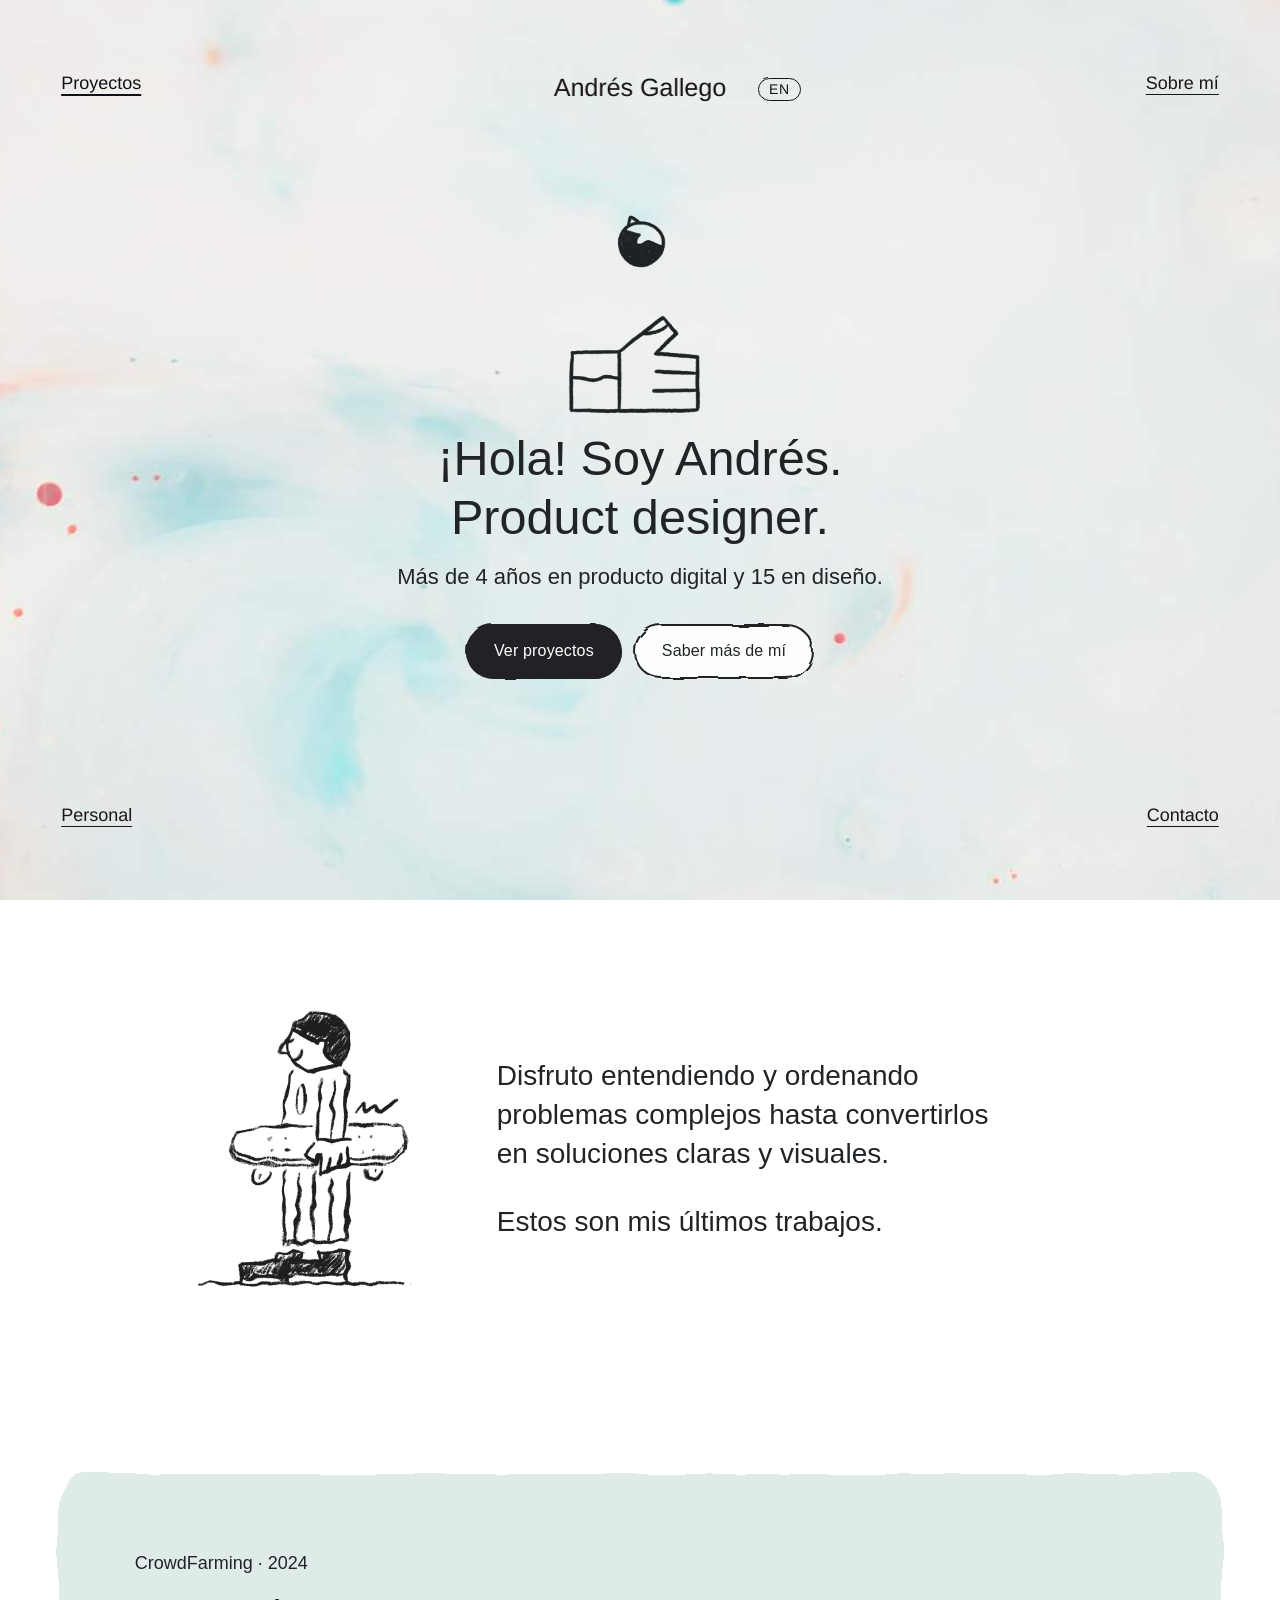
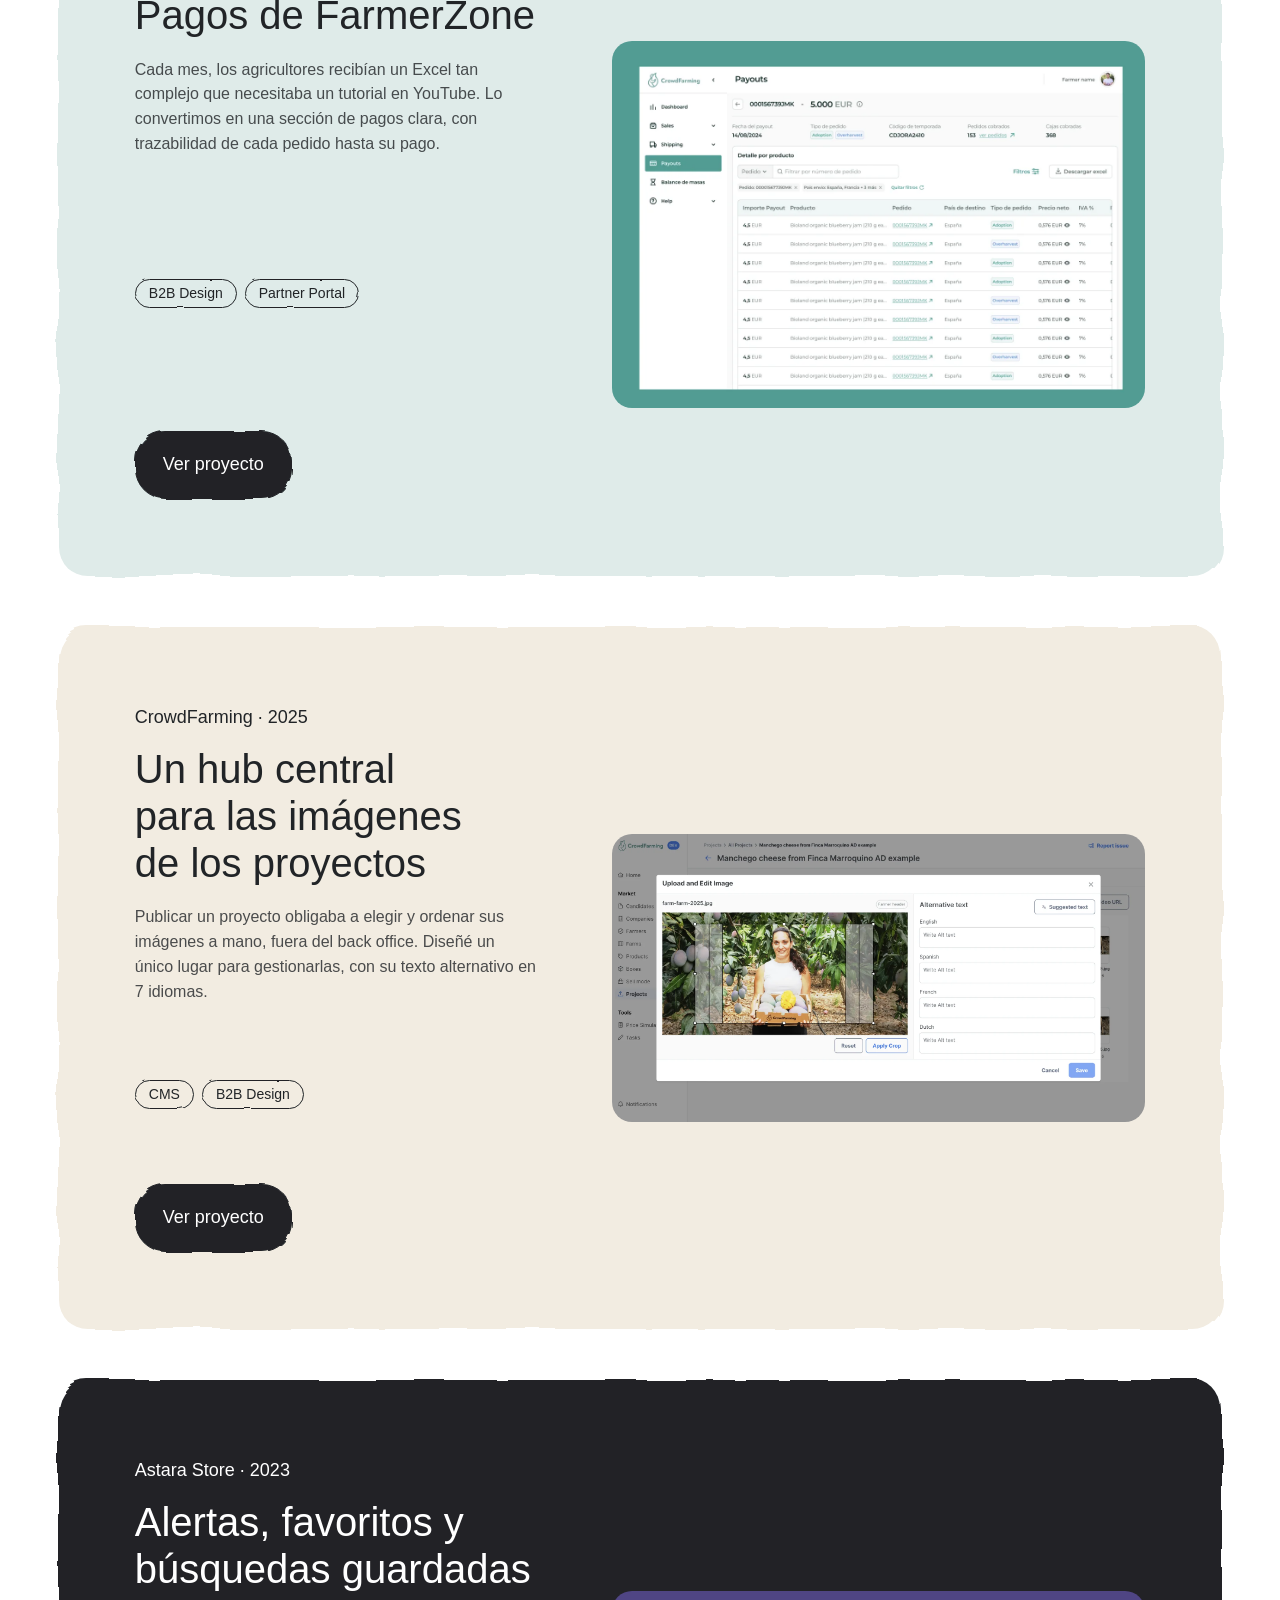
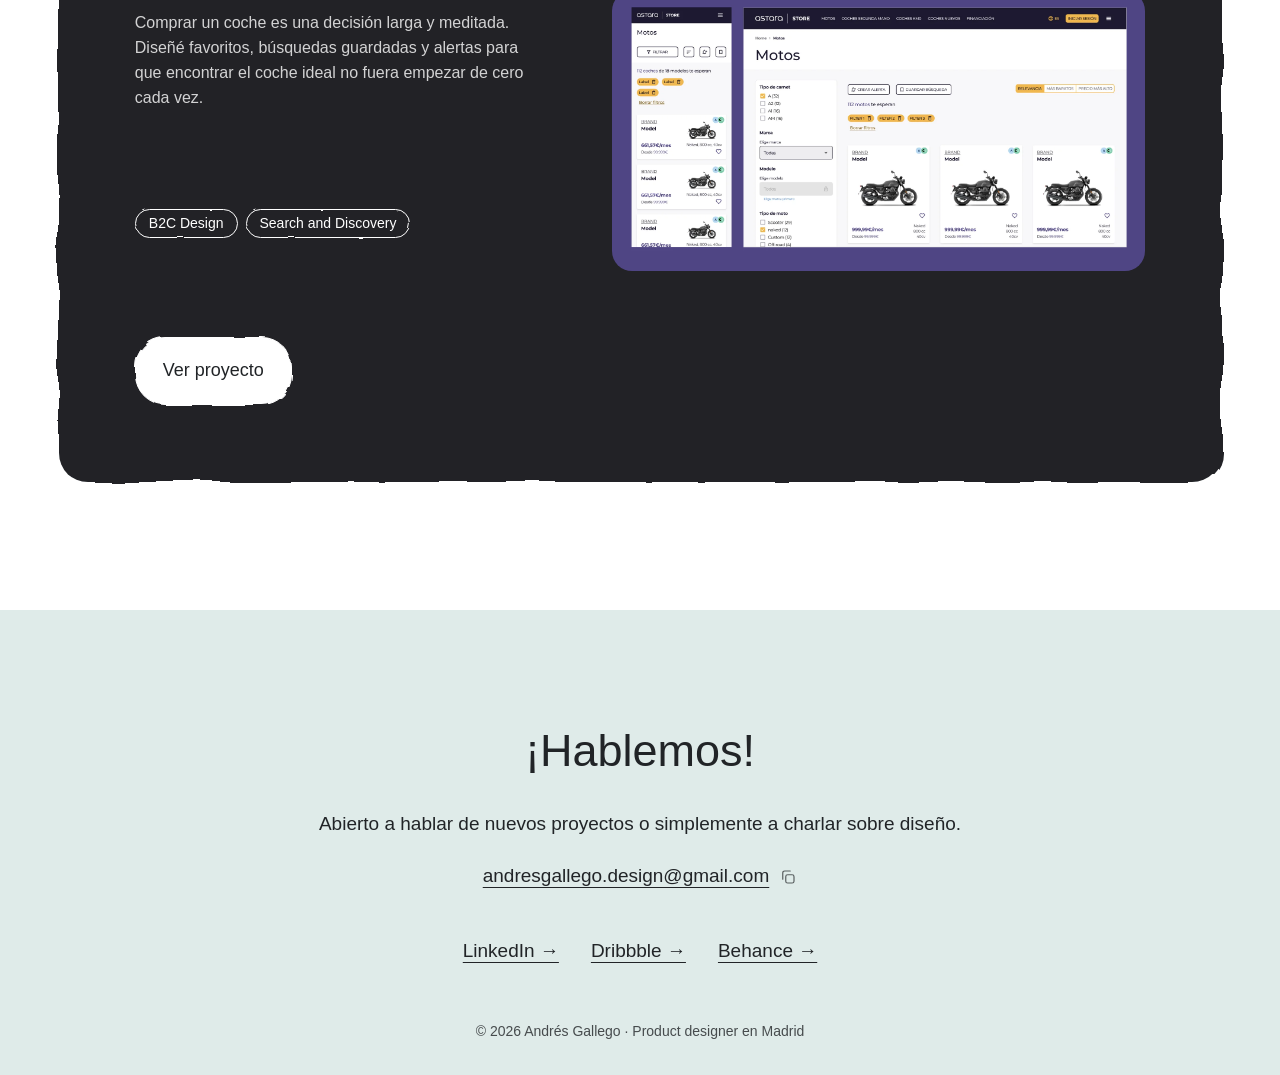
<file: index.html>
<!doctype html>
<html lang="es">
<head>
<meta charset="utf-8">
<meta name="viewport" content="width=device-width, initial-scale=1">
<title>Andrés Gallego · Product designer</title>
<meta name="description" content="Portfolio de Andrés Gallego, product designer en Madrid: más de 4 años en producto digital y 15 en diseño gráfico y visual. Casos de CrowdFarming y Astara Store.">
<meta name="author" content="Andrés Gallego">
<meta name="theme-color" content="#212427">
<link rel="canonical" href="https://andresgallego.com/">
<link rel="alternate" hreflang="es" href="https://andresgallego.com/">
<link rel="alternate" hreflang="en" href="https://andresgallego.com/en/">
<link rel="alternate" hreflang="x-default" href="https://andresgallego.com/">
<meta property="og:type" content="website">
<meta property="og:site_name" content="Andrés Gallego">
<meta property="og:title" content="Andrés Gallego · Product designer">
<meta property="og:description" content="Portfolio de Andrés Gallego, product designer en Madrid: más de 4 años en producto digital y 15 en diseño gráfico y visual. Casos de CrowdFarming y Astara Store.">
<meta property="og:url" content="https://andresgallego.com/">
<meta property="og:image" content="https://andresgallego.com/assets/img/og-image.jpg">
<meta property="og:image:width" content="1200">
<meta property="og:image:height" content="630">
<meta property="og:image:alt" content="Andrés Gallego, product designer en Madrid">
<meta property="og:locale" content="es_ES">
<meta property="og:locale:alternate" content="en_GB">
<meta name="twitter:card" content="summary_large_image">
<meta name="twitter:title" content="Andrés Gallego · Product designer">
<meta name="twitter:description" content="Portfolio de Andrés Gallego, product designer en Madrid: más de 4 años en producto digital y 15 en diseño gráfico y visual. Casos de CrowdFarming y Astara Store.">
<meta name="twitter:image" content="https://andresgallego.com/assets/img/og-image.jpg">
<script type="application/ld+json">{"@context":"https://schema.org","@type":"Person","name":"Andrés Gallego","jobTitle":"Product designer","url":"https://andresgallego.com/","address":{"@type":"PostalAddress","addressLocality":"Madrid","addressCountry":"ES"},"sameAs":["https://www.linkedin.com/in/andres-gallego/","https://dribbble.com/andresgallego","https://www.behance.net/andresgallego"]}</script>
<link rel="preconnect" href="https://api.fontshare.com">
<link rel="preconnect" href="https://fonts.googleapis.com">
<link rel="preconnect" href="https://fonts.gstatic.com" crossorigin>
<link rel="stylesheet" href="https://fonts.googleapis.com/css2?family=Libre+Baskerville:ital@0;1&display=swap">
<link rel="stylesheet" href="https://api.fontshare.com/v2/css?f[]=switzer@400,500,600&display=swap">
<link rel="icon" type="image/png" sizes="32x32" href="assets/img/favicon-32.png">
<link rel="icon" type="image/png" sizes="192x192" href="assets/img/favicon-192.png">
<link rel="apple-touch-icon" href="assets/img/apple-touch-icon.png">
<link rel="stylesheet" href="assets/css/style.css">
<style>
.cargando{position:fixed;inset:0;z-index:9999;display:grid;place-content:center;justify-items:center;gap:4px;background:#fff;opacity:0;pointer-events:none;animation:cargando-entra .3s ease 1.2s forwards;transition:opacity .4s ease}
.cargando.fuera{animation:none;opacity:0!important;visibility:hidden;transition:opacity .4s ease,visibility 0s .4s}
@keyframes cargando-entra{to{opacity:1;pointer-events:auto}}
.cargando__cab{width:150px;height:auto;min-height:213px;display:block}
.cargando__puntos{display:flex;gap:9px;height:14px;align-items:center}
.cargando__puntos i{width:9px;height:9px;border-radius:50%;background:#212427;animation:cargando-punto 1.2s ease-in-out infinite}
.cargando__puntos i:nth-child(2){animation-delay:.2s}.cargando__puntos i:nth-child(3){animation-delay:.4s}
@keyframes cargando-punto{0%,70%,100%{opacity:.18;transform:scale(.8)}35%{opacity:1;transform:scale(1.1)}}
@media (prefers-reduced-motion:reduce){.cargando__puntos i{animation:none;opacity:.6}}
</style>
<noscript><style>.cargando{display:none}</style></noscript>
<script src="assets/js/main.js" defer></script>
</head>
<body>
<div class="cargando" id="cargando" role="status" aria-live="polite"><img class="cargando__cab" data-src="assets/img/cabezon-mini.webp" alt=""><div class="cargando__puntos" aria-hidden="true"><i></i><i></i><i></i></div><span class="solo-lectores">Cargando…</span></div>
<script>(function(){var c=document.getElementById("cargando");if(!c)return;setTimeout(function(){var i=c.querySelector("img");if(i&&c.parentNode&&!c.classList.contains("fuera"))i.src=i.getAttribute("data-src")},600);var f=function(){c.classList.add("fuera");setTimeout(function(){c.remove()},600)};if(document.readyState==="complete")f();else{window.addEventListener("load",f);setTimeout(f,12000)}})();</script>
<a class="skip" href="#main">Saltar al contenido</a>
<svg width="0" height="0" style="position:absolute" aria-hidden="true" focusable="false"><filter id="trazo" x="-12%" y="-50%" width="124%" height="200%"><feTurbulence type="fractalNoise" baseFrequency="0.035 0.06" numOctaves="2" seed="7" result="n"/><feDisplacementMap in="SourceGraphic" in2="n" scale="6"/></filter><filter id="trazo-fino" x="-12%" y="-50%" width="124%" height="200%"><feTurbulence type="fractalNoise" baseFrequency="0.05 0.08" numOctaves="2" seed="7" result="n"/><feDisplacementMap in="SourceGraphic" in2="n" scale="2.5"/></filter><filter id="trazo-card" x="-2%" y="-2%" width="104%" height="104%"><feTurbulence type="fractalNoise" baseFrequency="0.012 0.02" numOctaves="2" seed="7" result="n"/><feDisplacementMap in="SourceGraphic" in2="n" scale="9"/></filter></svg>
<nav class="site-nav" aria-label="Principal">
  <a class="nav-name" href="./">Andrés Gallego</a>
  <a class="nav-lang" href="en/" hreflang="en" lang="en" aria-label="Read this page in English">EN</a>
  <div class="m-cabecera">
    <a class="m-id" href="./"><span class="m-foto"><img src="assets/img/andres.jpg" alt=""></span><span class="m-nombre">Andrés Gallego</span></a>
    <div class="m-acciones">
      <a class="m-btn" href="mailto:andresgallego.design@gmail.com" aria-label="Enviar un email a Andrés"><svg viewBox="0 0 24 24" width="18" height="18" fill="none" stroke="currentColor" stroke-width="1.6" stroke-linecap="round" stroke-linejoin="round" aria-hidden="true"><rect x="3" y="5" width="18" height="14" rx="2.5"/><path d="m4 7.5 8 6 8-6"/></svg></a>
      <a class="m-btn" href="https://www.linkedin.com/in/andres-gallego/" target="_blank" rel="noopener" aria-label="LinkedIn de Andrés"><svg viewBox="0 0 24 24" width="17" height="17" fill="currentColor" aria-hidden="true"><path d="M5.2 9.2h3.1V19H5.2zM6.75 4.6a1.8 1.8 0 1 1 0 3.6 1.8 1.8 0 0 1 0-3.6zM10.4 9.2h3v1.35h.04c.42-.8 1.45-1.65 2.98-1.65 3.18 0 3.77 2.1 3.77 4.8V19h-3.1v-4.7c0-1.12-.02-2.56-1.56-2.56-1.56 0-1.8 1.22-1.8 2.48V19h-3.1z"/></svg></a>
      <a class="m-btn m-lang" href="en/" hreflang="en" lang="en" aria-label="Read this page in English">EN</a>
    </div>
  </div>
  <div class="nav-pill">
    <a class="nav-tl" href="#trabajos" aria-current="page">Proyectos</a>
    <a class="nav-tr" href="sobre-mi">Sobre mí</a>
    <a class="nav-bl" href="personal">Personal</a>
    <a class="nav-br" href="#contacto">Contacto</a>
  </div>
</nav>
<main id="main" class="page">
<header class="hero">
  <img class="dibujo dibujo--hero" data-balon="assets/img/cabeza.png" src="assets/img/cabezon.webp" alt="Ilustración animada de una cabeza apoyada sobre un libro abierto">
  <h1>¡Hola! Soy Andrés. Product designer.</h1>
  <p class="hero__sub">Más de 4 años en producto digital y 15 en diseño.</p>
  <p class="hero__ctas"><a href="#trabajos">Ver proyectos</a><a href="sobre-mi">Saber más de mí</a></p>
</header>
<section class="intro" aria-label="Presentación">
  <div class="intro__inner">
    <img class="intro__dibujo" src="assets/img/patin.webp" alt="Ilustración animada de un chico de pie sujetando un monopatín" width="400" height="508">
    <div class="intro__texto">
      <p>Disfruto entendiendo y ordenando problemas complejos hasta convertirlos en soluciones claras y visuales.</p>
      <p>Estos son mis últimos trabajos.</p>
    </div>
  </div>
</section>
<div class="trabajos-banda" id="trabajos"><section class="trabajos" aria-label="Proyectos">
    <article class="card reveal" style="--bg:#DFEBE9">
      <div class="card__texto">
        <div>
          <p class="card__meta">CrowdFarming · 2024</p>
          <h2><a class="card__link" href="farmerzone-pagos">Pagos de FarmerZone</a></h2>
          <p class="card__resumen">Cada mes, los agricultores recibían un Excel tan complejo que necesitaba un tutorial en YouTube. Lo convertimos en una sección de pagos clara, con trazabilidad de cada pedido hasta su pago.</p>
        </div>
        <ul class="card__tags" style="list-style:none;padding:0;margin:0"><li class="chip">B2B Design</li><li class="chip">Partner Portal</li></ul>
        <span class="btn" aria-hidden="true">Ver proyecto</span>
      </div>
      <div class="card__media"><figure class="media "><div class="media__box" style="--ratio:4 / 3"><img src="assets/img/farmerzone-portada.webp" alt="Portada de Pagos de FarmerZone" loading="lazy"></div></figure></div>
    </article>
    <article class="card reveal" style="--bg:#F2ECE1">
      <div class="card__texto">
        <div>
          <p class="card__meta">CrowdFarming · 2025</p>
          <h2><a class="card__link" href="hub-imagenes">Un hub central para las imágenes de los proyectos</a></h2>
          <p class="card__resumen">Publicar un proyecto obligaba a elegir y ordenar sus imágenes a mano, fuera del back office. Diseñé un único lugar para gestionarlas, con su texto alternativo en 7 idiomas.</p>
        </div>
        <ul class="card__tags" style="list-style:none;padding:0;margin:0"><li class="chip">CMS</li><li class="chip">B2B Design</li></ul>
        <span class="btn" aria-hidden="true">Ver proyecto</span>
      </div>
      <div class="card__media"><figure class="media "><div class="media__box" style="--ratio:4 / 3"><img src="assets/img/hub-imagenes-portada.webp" alt="Portada del hub de imágenes" loading="lazy"></div></figure></div>
    </article>
    <article class="card reveal card--oscuro" style="--bg:#212427">
      <div class="card__texto">
        <div>
          <p class="card__meta">Astara Store · 2023</p>
          <h2><a class="card__link" href="alertas-favoritos">Alertas, favoritos y búsquedas guardadas</a></h2>
          <p class="card__resumen">Comprar un coche es una decisión larga y meditada. Diseñé favoritos, búsquedas guardadas y alertas para que encontrar el coche ideal no fuera empezar de cero cada vez.</p>
        </div>
        <ul class="card__tags" style="list-style:none;padding:0;margin:0"><li class="chip">B2C Design</li><li class="chip">Search and Discovery</li></ul>
        <span class="btn" aria-hidden="true">Ver proyecto</span>
      </div>
      <div class="card__media"><figure class="media "><div class="media__box" style="--ratio:4 / 3"><img src="assets/img/alertas-portada.webp" alt="Portada de Alertas, favoritos y búsquedas guardadas" loading="lazy"></div></figure></div>
    </article>
</section></div>
<section class="contacto" id="contacto" aria-labelledby="h-contacto">
  <h2 id="h-contacto">¡Hablemos!</h2>
  <p>Abierto a hablar de nuevos proyectos o simplemente a charlar sobre diseño.</p>
  <p class="contacto__fila"><button type="button" class="copiar-mail" data-mail="andresgallego.design@gmail.com" data-ok="¡Email copiado!" aria-label="Copiar email"><span class="contacto__mail">andresgallego.design@gmail.com</span><svg class="i-copiar" viewBox="0 0 24 24" width="18" height="18" fill="none" stroke="currentColor" stroke-width="1.6" stroke-linecap="round" stroke-linejoin="round" aria-hidden="true"><rect x="9" y="9" width="11" height="11" rx="2.5"/><path d="M5 15V6.5A2.5 2.5 0 0 1 7.5 4H15"/></svg><svg class="i-ok" viewBox="0 0 24 24" width="18" height="18" fill="none" stroke="currentColor" stroke-width="1.8" stroke-linecap="round" stroke-linejoin="round" aria-hidden="true"><path d="M5 12.5l4.5 4.5L19 7.5"/></svg></button></p>
  <ul class="contacto__links">
    <li><a href="https://www.linkedin.com/in/andres-gallego/" target="_blank" rel="noopener">LinkedIn →</a></li>
    <li><a href="https://dribbble.com/andresgallego" target="_blank" rel="noopener">Dribbble →</a></li>
    <li><a href="https://www.behance.net/andresgallego" target="_blank" rel="noopener">Behance →</a></li>
  </ul>
</section>

</main>
<footer class="pie"><p>© 2026 Andrés Gallego · Product designer en Madrid</p></footer>
</body>
</html>
</file>
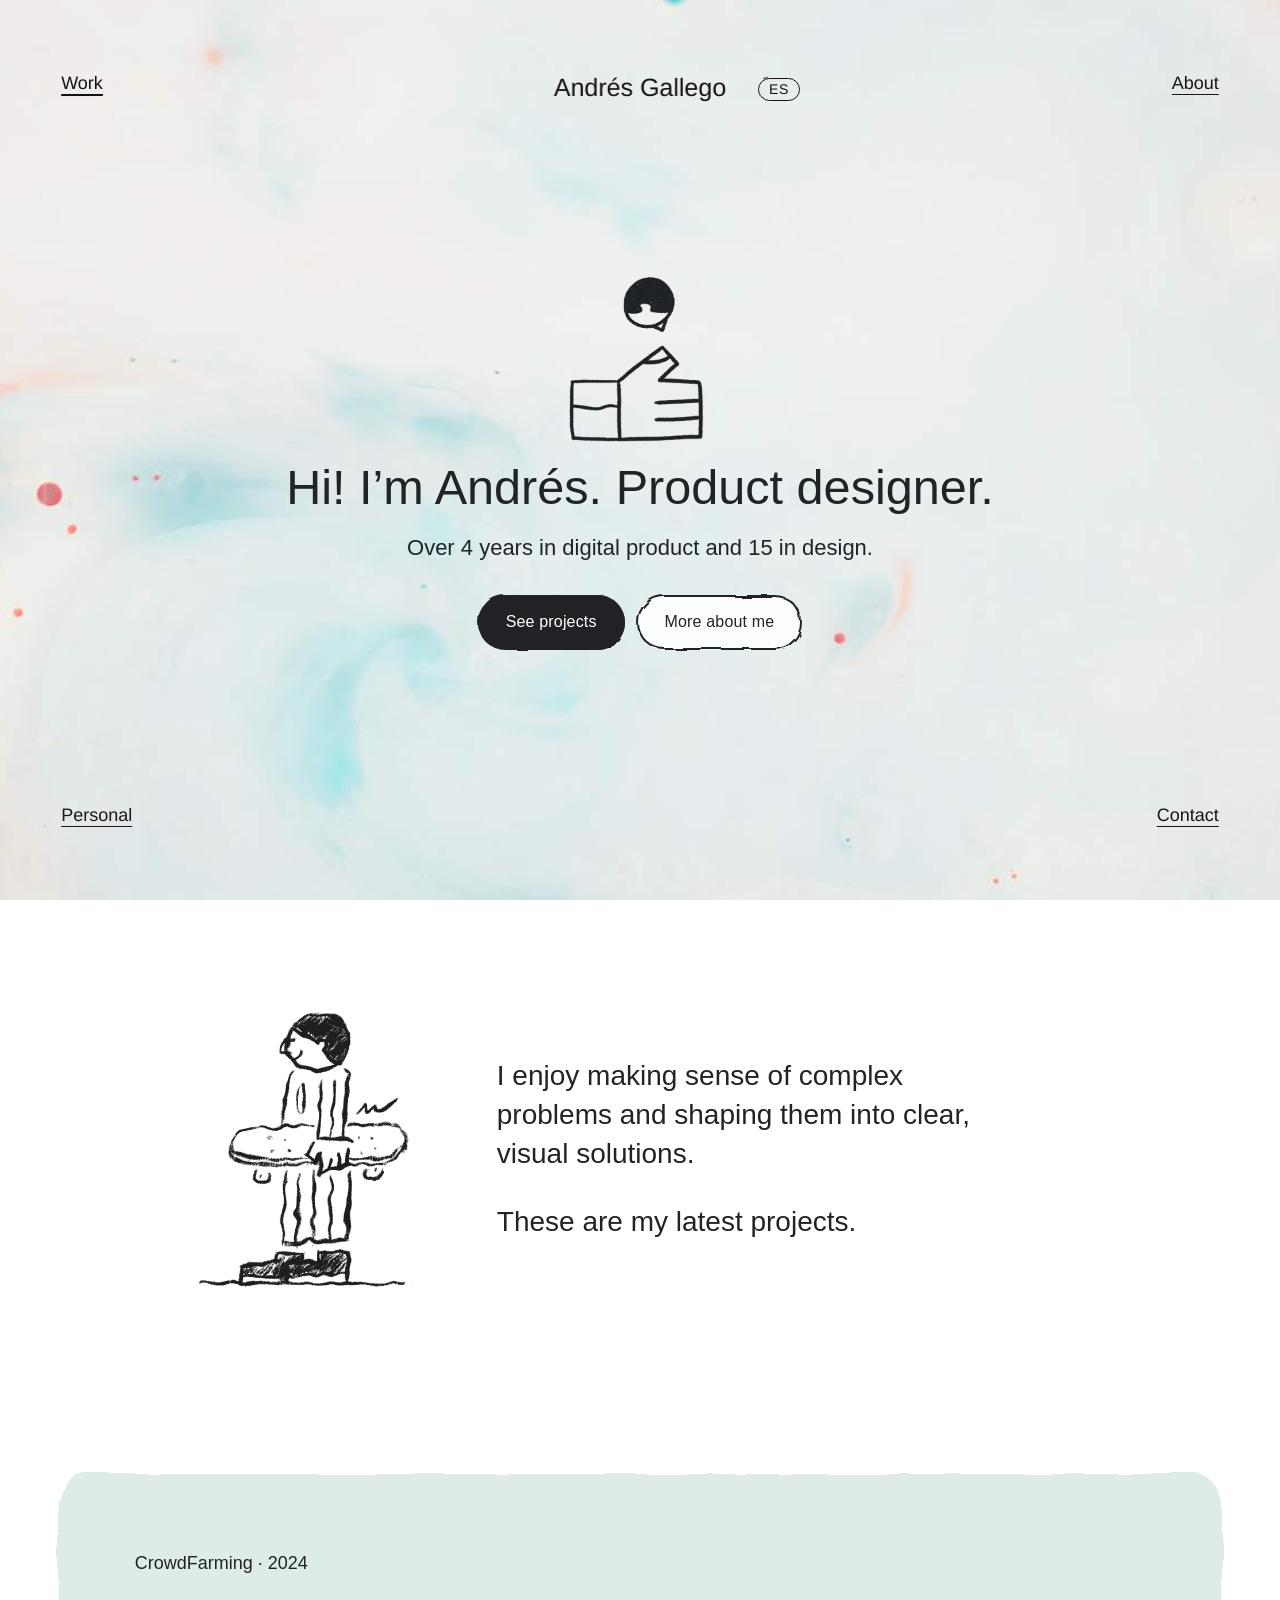
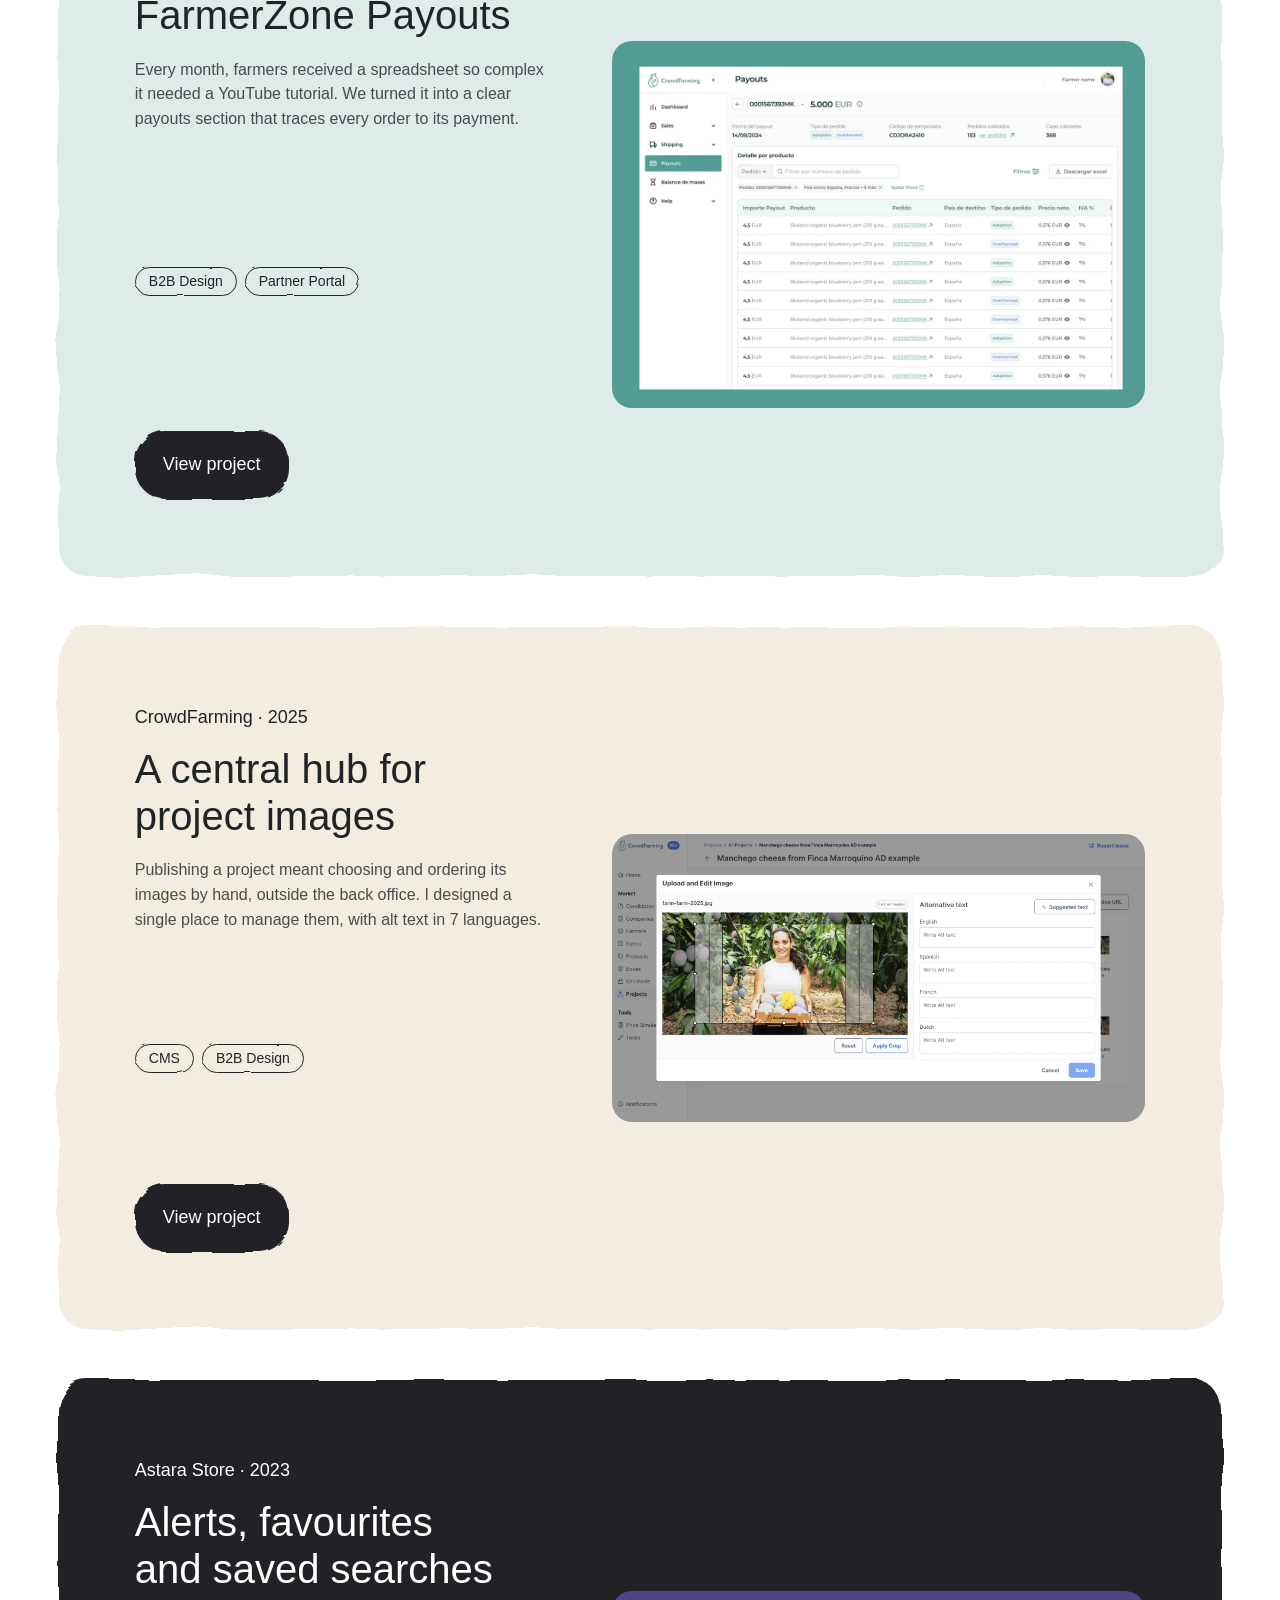
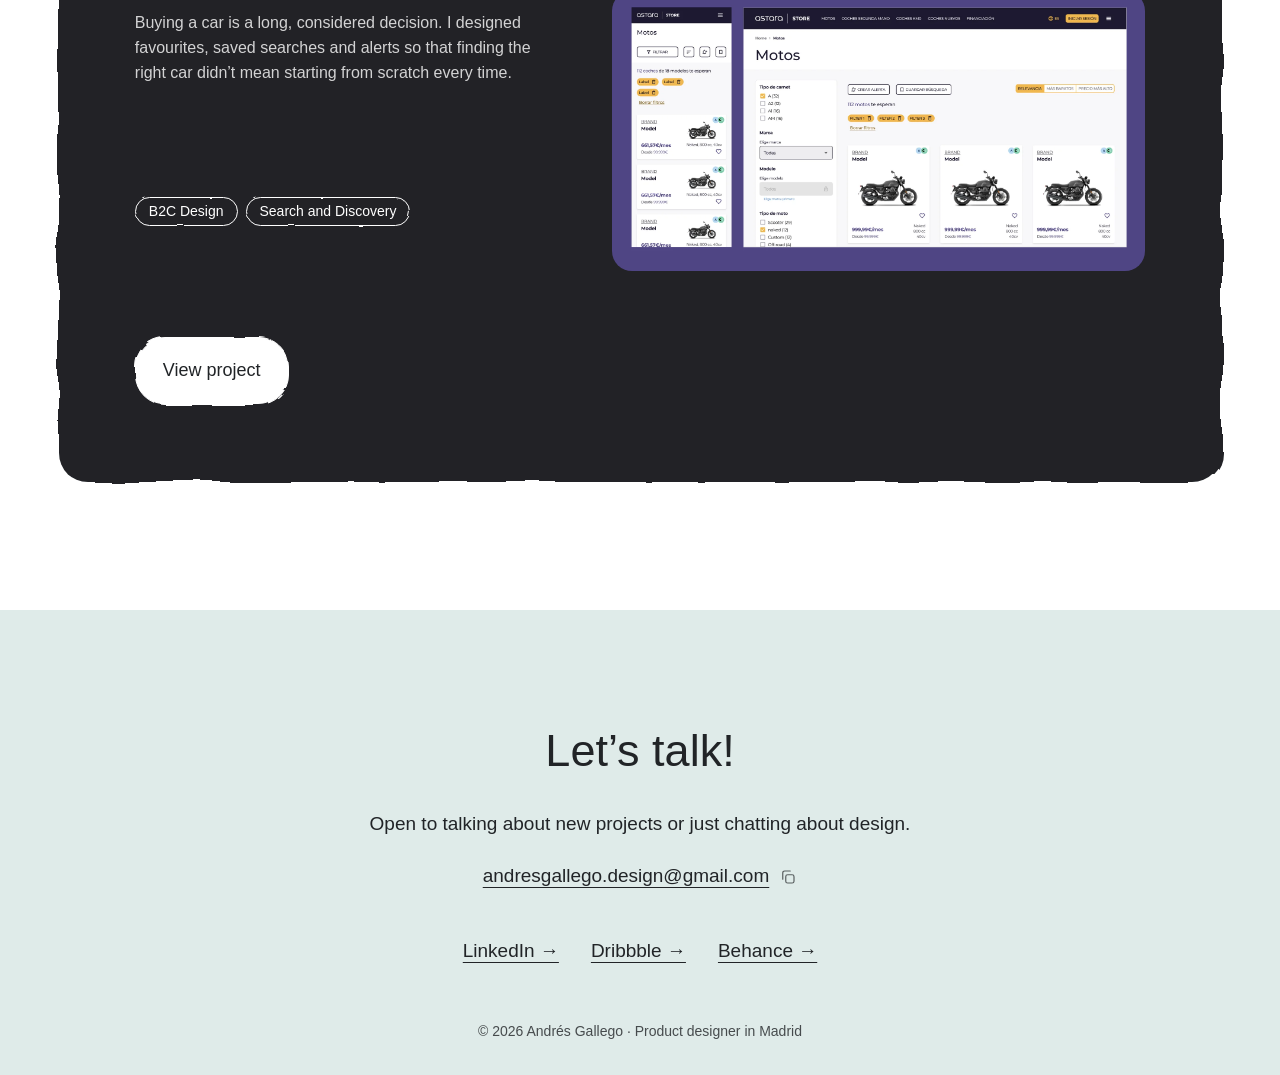
<file: en/index.html>
<!doctype html>
<html lang="en">
<head>
<meta charset="utf-8">
<meta name="viewport" content="width=device-width, initial-scale=1">
<title>Andrés Gallego · Product designer</title>
<meta name="description" content="Portfolio of Andrés Gallego, product designer in Madrid: over 4 years in digital product and 15 in graphic and visual design. Case studies from CrowdFarming and Astara Store.">
<meta name="author" content="Andrés Gallego">
<meta name="theme-color" content="#212427">
<link rel="canonical" href="https://andresgallego.com/en/">
<link rel="alternate" hreflang="es" href="https://andresgallego.com/">
<link rel="alternate" hreflang="en" href="https://andresgallego.com/en/">
<link rel="alternate" hreflang="x-default" href="https://andresgallego.com/">
<meta property="og:type" content="website">
<meta property="og:site_name" content="Andrés Gallego">
<meta property="og:title" content="Andrés Gallego · Product designer">
<meta property="og:description" content="Portfolio of Andrés Gallego, product designer in Madrid: over 4 years in digital product and 15 in graphic and visual design. Case studies from CrowdFarming and Astara Store.">
<meta property="og:url" content="https://andresgallego.com/en/">
<meta property="og:image" content="https://andresgallego.com/assets/img/og-image.jpg">
<meta property="og:image:width" content="1200">
<meta property="og:image:height" content="630">
<meta property="og:image:alt" content="Andrés Gallego, product designer in Madrid">
<meta property="og:locale" content="en_GB">
<meta property="og:locale:alternate" content="es_ES">
<meta name="twitter:card" content="summary_large_image">
<meta name="twitter:title" content="Andrés Gallego · Product designer">
<meta name="twitter:description" content="Portfolio of Andrés Gallego, product designer in Madrid: over 4 years in digital product and 15 in graphic and visual design. Case studies from CrowdFarming and Astara Store.">
<meta name="twitter:image" content="https://andresgallego.com/assets/img/og-image.jpg">
<script type="application/ld+json">{"@context":"https://schema.org","@type":"Person","name":"Andrés Gallego","jobTitle":"Product designer","url":"https://andresgallego.com/","address":{"@type":"PostalAddress","addressLocality":"Madrid","addressCountry":"ES"},"sameAs":["https://www.linkedin.com/in/andres-gallego/","https://dribbble.com/andresgallego","https://www.behance.net/andresgallego"]}</script>
<link rel="preconnect" href="https://api.fontshare.com">
<link rel="preconnect" href="https://fonts.googleapis.com">
<link rel="preconnect" href="https://fonts.gstatic.com" crossorigin>
<link rel="stylesheet" href="https://fonts.googleapis.com/css2?family=Libre+Baskerville:ital@0;1&display=swap">
<link rel="stylesheet" href="https://api.fontshare.com/v2/css?f[]=switzer@400,500,600&display=swap">
<link rel="icon" type="image/png" sizes="32x32" href="../assets/img/favicon-32.png">
<link rel="icon" type="image/png" sizes="192x192" href="../assets/img/favicon-192.png">
<link rel="apple-touch-icon" href="../assets/img/apple-touch-icon.png">
<link rel="stylesheet" href="../assets/css/style.css">
<style>
.cargando{position:fixed;inset:0;z-index:9999;display:grid;place-content:center;justify-items:center;gap:4px;background:#fff;opacity:0;pointer-events:none;animation:cargando-entra .3s ease 1.2s forwards;transition:opacity .4s ease}
.cargando.fuera{animation:none;opacity:0!important;visibility:hidden;transition:opacity .4s ease,visibility 0s .4s}
@keyframes cargando-entra{to{opacity:1;pointer-events:auto}}
.cargando__cab{width:150px;height:auto;min-height:213px;display:block}
.cargando__puntos{display:flex;gap:9px;height:14px;align-items:center}
.cargando__puntos i{width:9px;height:9px;border-radius:50%;background:#212427;animation:cargando-punto 1.2s ease-in-out infinite}
.cargando__puntos i:nth-child(2){animation-delay:.2s}.cargando__puntos i:nth-child(3){animation-delay:.4s}
@keyframes cargando-punto{0%,70%,100%{opacity:.18;transform:scale(.8)}35%{opacity:1;transform:scale(1.1)}}
@media (prefers-reduced-motion:reduce){.cargando__puntos i{animation:none;opacity:.6}}
</style>
<noscript><style>.cargando{display:none}</style></noscript>
<script src="../assets/js/main.js" defer></script>
</head>
<body>
<div class="cargando" id="cargando" role="status" aria-live="polite"><img class="cargando__cab" data-src="../assets/img/cabezon-mini.webp" alt=""><div class="cargando__puntos" aria-hidden="true"><i></i><i></i><i></i></div><span class="solo-lectores">Loading…</span></div>
<script>(function(){var c=document.getElementById("cargando");if(!c)return;setTimeout(function(){var i=c.querySelector("img");if(i&&c.parentNode&&!c.classList.contains("fuera"))i.src=i.getAttribute("data-src")},600);var f=function(){c.classList.add("fuera");setTimeout(function(){c.remove()},600)};if(document.readyState==="complete")f();else{window.addEventListener("load",f);setTimeout(f,12000)}})();</script>
<a class="skip" href="#main">Skip to content</a>
<svg width="0" height="0" style="position:absolute" aria-hidden="true" focusable="false"><filter id="trazo" x="-12%" y="-50%" width="124%" height="200%"><feTurbulence type="fractalNoise" baseFrequency="0.035 0.06" numOctaves="2" seed="7" result="n"/><feDisplacementMap in="SourceGraphic" in2="n" scale="6"/></filter><filter id="trazo-fino" x="-12%" y="-50%" width="124%" height="200%"><feTurbulence type="fractalNoise" baseFrequency="0.05 0.08" numOctaves="2" seed="7" result="n"/><feDisplacementMap in="SourceGraphic" in2="n" scale="2.5"/></filter><filter id="trazo-card" x="-2%" y="-2%" width="104%" height="104%"><feTurbulence type="fractalNoise" baseFrequency="0.012 0.02" numOctaves="2" seed="7" result="n"/><feDisplacementMap in="SourceGraphic" in2="n" scale="9"/></filter></svg>
<nav class="site-nav" aria-label="Main">
  <a class="nav-name" href="./">Andrés Gallego</a>
  <a class="nav-lang" href="../" hreflang="es" lang="es" aria-label="Leer esta página en español">ES</a>
  <div class="m-cabecera">
    <a class="m-id" href="./"><span class="m-foto"><img src="../assets/img/andres.jpg" alt=""></span><span class="m-nombre">Andrés Gallego</span></a>
    <div class="m-acciones">
      <a class="m-btn" href="mailto:andresgallego.design@gmail.com" aria-label="Email Andrés"><svg viewBox="0 0 24 24" width="18" height="18" fill="none" stroke="currentColor" stroke-width="1.6" stroke-linecap="round" stroke-linejoin="round" aria-hidden="true"><rect x="3" y="5" width="18" height="14" rx="2.5"/><path d="m4 7.5 8 6 8-6"/></svg></a>
      <a class="m-btn" href="https://www.linkedin.com/in/andres-gallego/" target="_blank" rel="noopener" aria-label="Andrés on LinkedIn"><svg viewBox="0 0 24 24" width="17" height="17" fill="currentColor" aria-hidden="true"><path d="M5.2 9.2h3.1V19H5.2zM6.75 4.6a1.8 1.8 0 1 1 0 3.6 1.8 1.8 0 0 1 0-3.6zM10.4 9.2h3v1.35h.04c.42-.8 1.45-1.65 2.98-1.65 3.18 0 3.77 2.1 3.77 4.8V19h-3.1v-4.7c0-1.12-.02-2.56-1.56-2.56-1.56 0-1.8 1.22-1.8 2.48V19h-3.1z"/></svg></a>
      <a class="m-btn m-lang" href="../" hreflang="es" lang="es" aria-label="Leer esta página en español">ES</a>
    </div>
  </div>
  <div class="nav-pill">
    <a class="nav-tl" href="#trabajos" aria-current="page">Work</a>
    <a class="nav-tr" href="about">About</a>
    <a class="nav-bl" href="personal">Personal</a>
    <a class="nav-br" href="#contacto">Contact</a>
  </div>
</nav>
<main id="main" class="page">
<header class="hero">
  <img class="dibujo dibujo--hero" data-balon="../assets/img/cabeza.png" src="../assets/img/cabezon.webp" alt="Animated illustration of a head resting on an open book">
  <h1>Hi! I’m Andrés. Product designer.</h1>
  <p class="hero__sub">Over 4 years in digital product and 15 in design.</p>
  <p class="hero__ctas"><a href="#trabajos">See projects</a><a href="about">More about me</a></p>
</header>
<section class="intro" aria-label="Introduction">
  <div class="intro__inner">
    <img class="intro__dibujo" src="../assets/img/patin.webp" alt="Animated illustration of a boy standing and holding a skateboard" width="400" height="508">
    <div class="intro__texto">
      <p>I enjoy making sense of complex problems and shaping them into clear, visual solutions.</p>
      <p>These are my latest projects.</p>
    </div>
  </div>
</section>
<div class="trabajos-banda" id="trabajos"><section class="trabajos" aria-label="Projects">
    <article class="card reveal" style="--bg:#DFEBE9">
      <div class="card__texto">
        <div>
          <p class="card__meta">CrowdFarming · 2024</p>
          <h2><a class="card__link" href="farmerzone-payouts">FarmerZone Payouts</a></h2>
          <p class="card__resumen">Every month, farmers received a spreadsheet so complex it needed a YouTube tutorial. We turned it into a clear payouts section that traces every order to its payment.</p>
        </div>
        <ul class="card__tags" style="list-style:none;padding:0;margin:0"><li class="chip">B2B Design</li><li class="chip">Partner Portal</li></ul>
        <span class="btn" aria-hidden="true">View project</span>
      </div>
      <div class="card__media"><figure class="media "><div class="media__box" style="--ratio:4 / 3"><img src="../assets/img/farmerzone-portada.webp" alt="Cover of FarmerZone Payouts" loading="lazy"></div></figure></div>
    </article>
    <article class="card reveal" style="--bg:#F2ECE1">
      <div class="card__texto">
        <div>
          <p class="card__meta">CrowdFarming · 2025</p>
          <h2><a class="card__link" href="central-image-hub">A central hub for project images</a></h2>
          <p class="card__resumen">Publishing a project meant choosing and ordering its images by hand, outside the back office. I designed a single place to manage them, with alt text in 7 languages.</p>
        </div>
        <ul class="card__tags" style="list-style:none;padding:0;margin:0"><li class="chip">CMS</li><li class="chip">B2B Design</li></ul>
        <span class="btn" aria-hidden="true">View project</span>
      </div>
      <div class="card__media"><figure class="media "><div class="media__box" style="--ratio:4 / 3"><img src="../assets/img/hub-imagenes-portada.webp" alt="Cover of the project image hub" loading="lazy"></div></figure></div>
    </article>
    <article class="card reveal card--oscuro" style="--bg:#212427">
      <div class="card__texto">
        <div>
          <p class="card__meta">Astara Store · 2023</p>
          <h2><a class="card__link" href="alerts-favourites">Alerts, favourites and saved searches</a></h2>
          <p class="card__resumen">Buying a car is a long, considered decision. I designed favourites, saved searches and alerts so that finding the right car didn’t mean starting from scratch every time.</p>
        </div>
        <ul class="card__tags" style="list-style:none;padding:0;margin:0"><li class="chip">B2C Design</li><li class="chip">Search and Discovery</li></ul>
        <span class="btn" aria-hidden="true">View project</span>
      </div>
      <div class="card__media"><figure class="media "><div class="media__box" style="--ratio:4 / 3"><img src="../assets/img/alertas-portada.webp" alt="Cover of Alerts, favourites and saved searches" loading="lazy"></div></figure></div>
    </article>
</section></div>
<section class="contacto" id="contacto" aria-labelledby="h-contacto">
  <h2 id="h-contacto">Let’s talk!</h2>
  <p>Open to talking about new projects or just chatting about design.</p>
  <p class="contacto__fila"><button type="button" class="copiar-mail" data-mail="andresgallego.design@gmail.com" data-ok="Email copied!" aria-label="Copy email"><span class="contacto__mail">andresgallego.design@gmail.com</span><svg class="i-copiar" viewBox="0 0 24 24" width="18" height="18" fill="none" stroke="currentColor" stroke-width="1.6" stroke-linecap="round" stroke-linejoin="round" aria-hidden="true"><rect x="9" y="9" width="11" height="11" rx="2.5"/><path d="M5 15V6.5A2.5 2.5 0 0 1 7.5 4H15"/></svg><svg class="i-ok" viewBox="0 0 24 24" width="18" height="18" fill="none" stroke="currentColor" stroke-width="1.8" stroke-linecap="round" stroke-linejoin="round" aria-hidden="true"><path d="M5 12.5l4.5 4.5L19 7.5"/></svg></button></p>
  <ul class="contacto__links">
    <li><a href="https://www.linkedin.com/in/andres-gallego/" target="_blank" rel="noopener">LinkedIn →</a></li>
    <li><a href="https://dribbble.com/andresgallego" target="_blank" rel="noopener">Dribbble →</a></li>
    <li><a href="https://www.behance.net/andresgallego" target="_blank" rel="noopener">Behance →</a></li>
  </ul>
</section>

</main>
<footer class="pie"><p>© 2026 Andrés Gallego · Product designer in Madrid</p></footer>
</body>
</html>
</file>
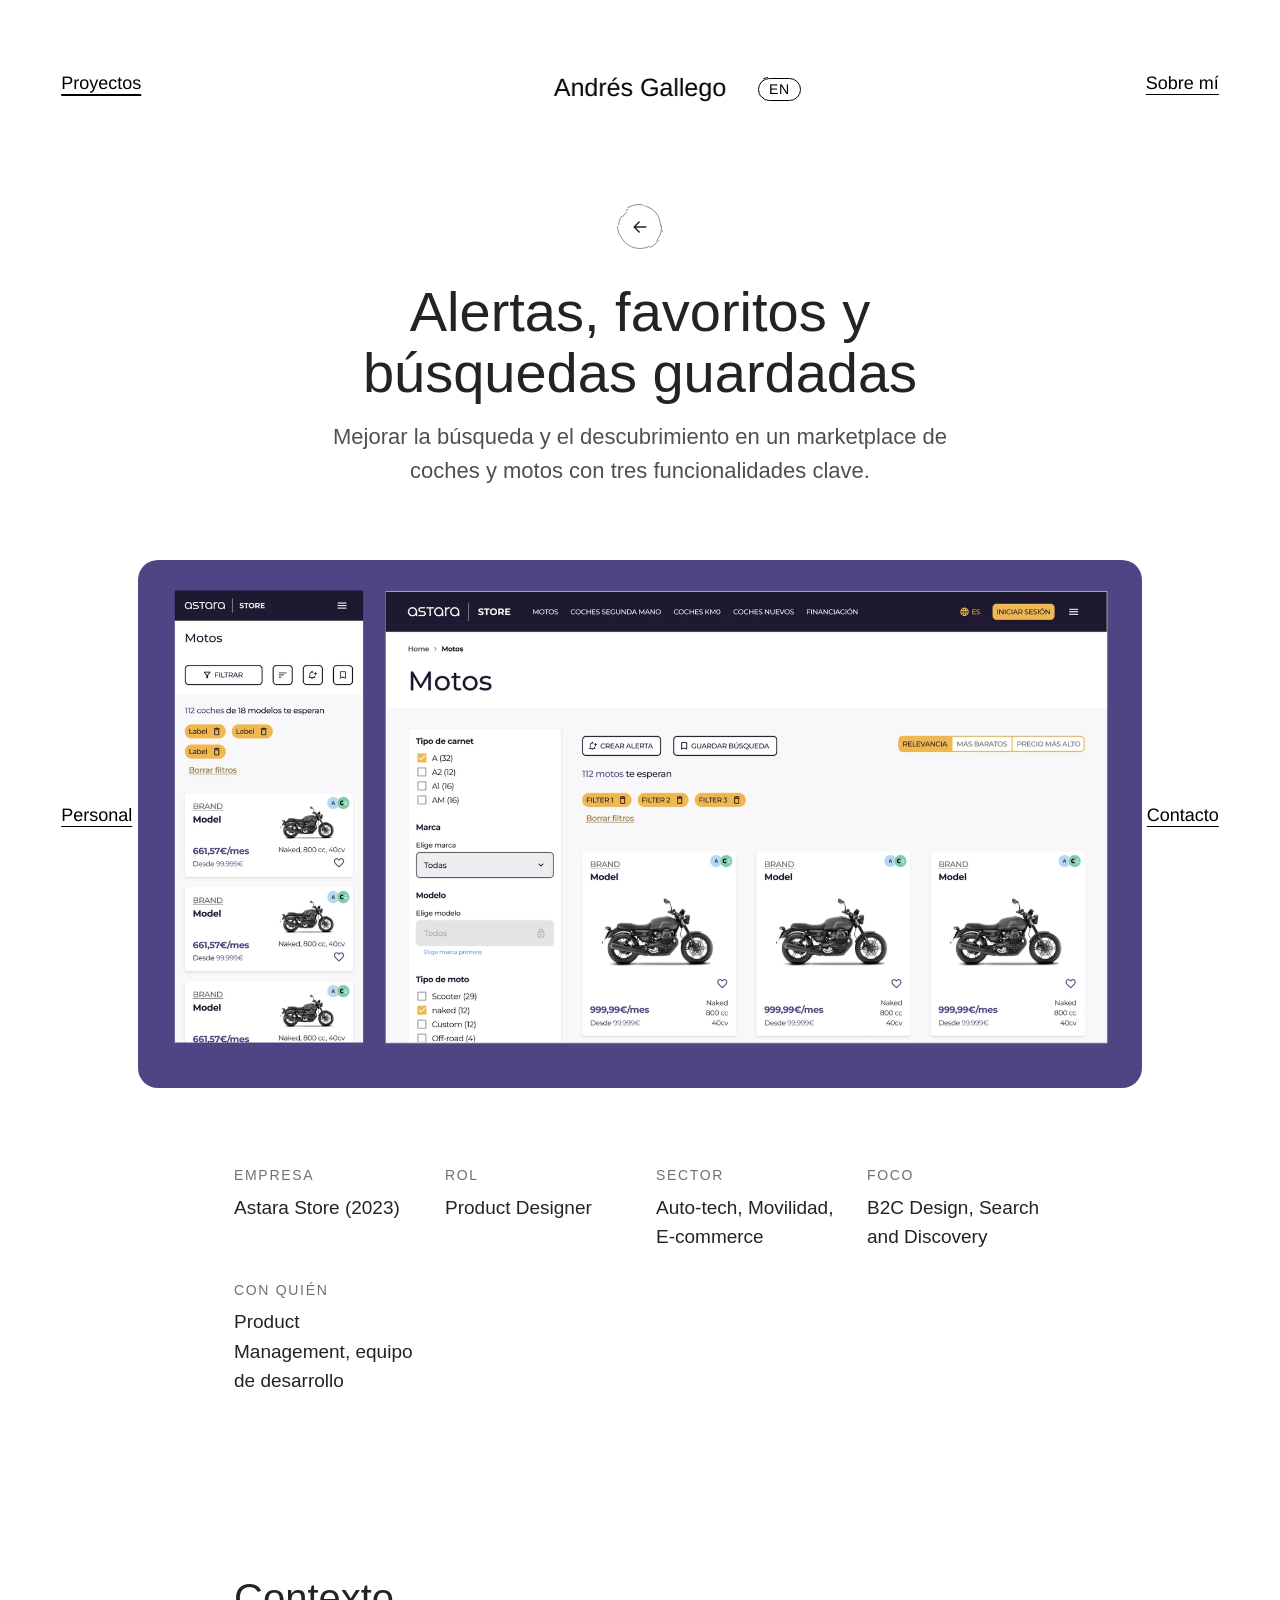
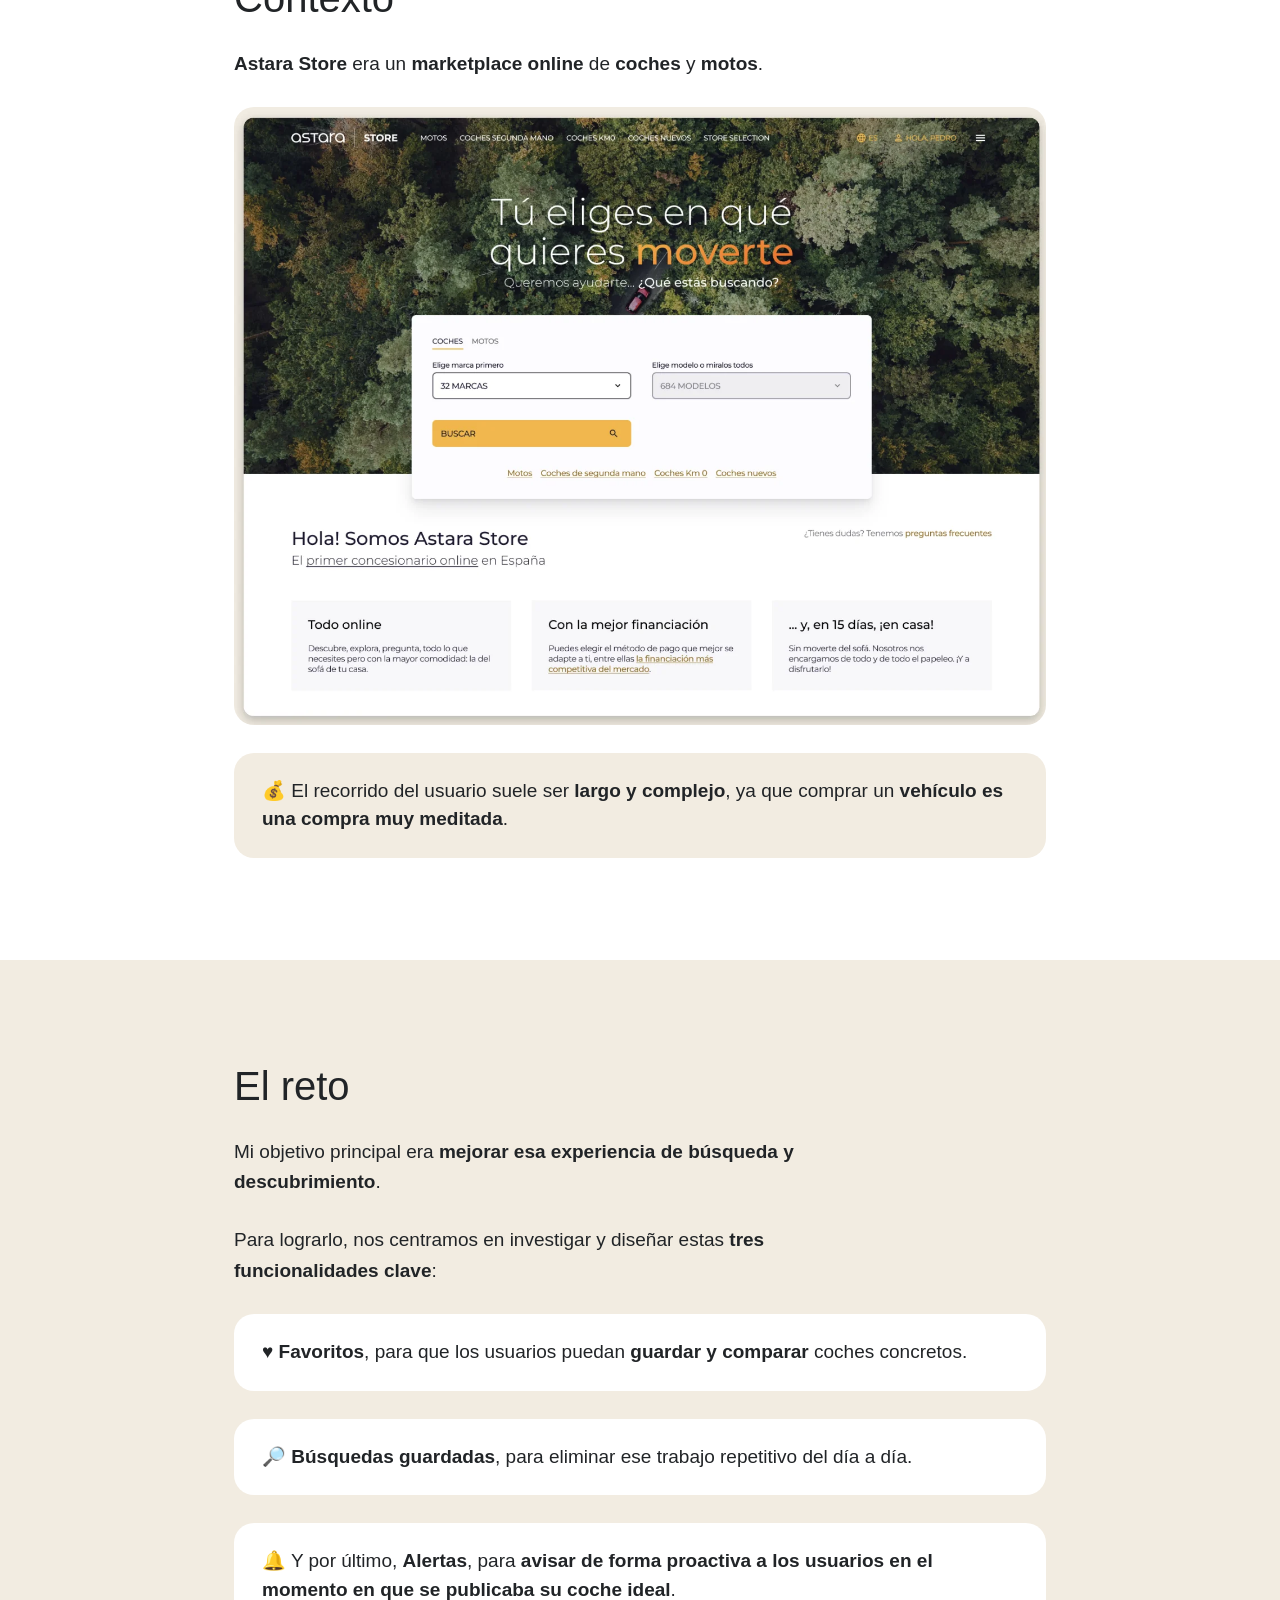
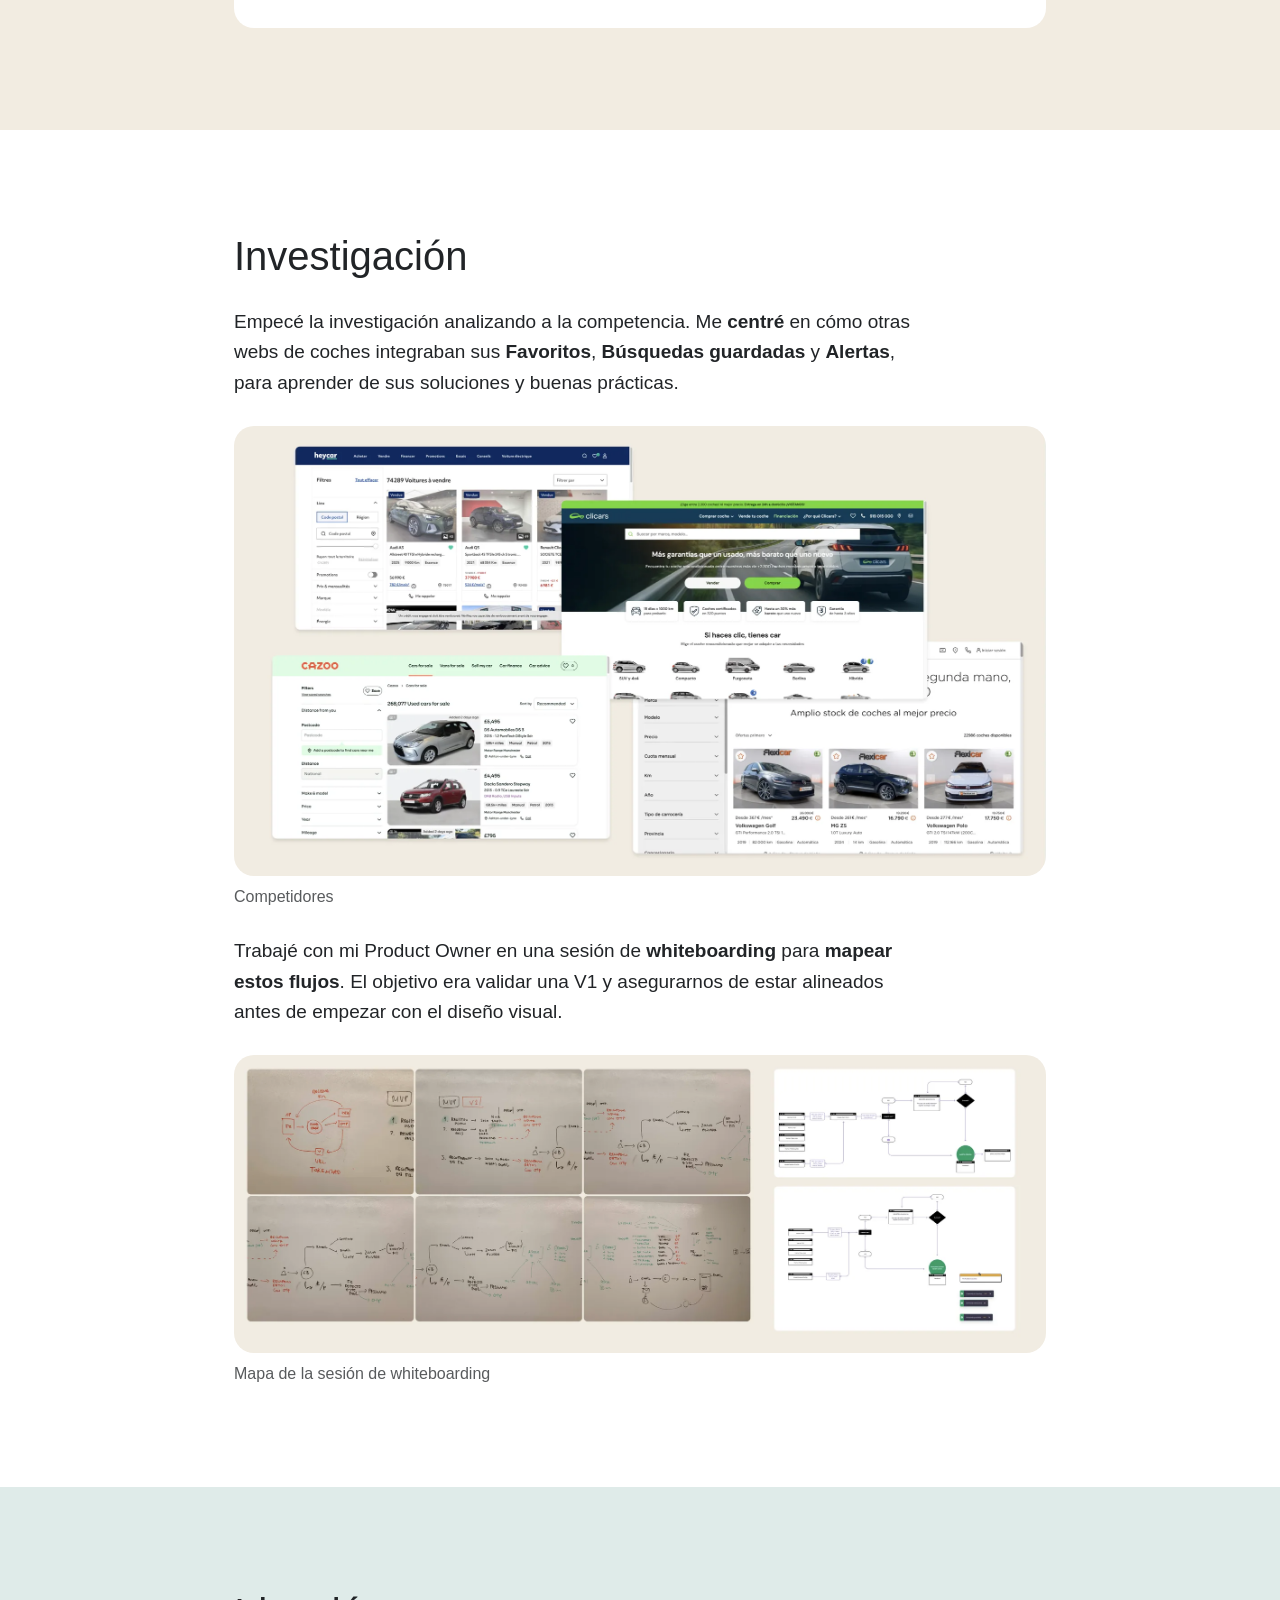
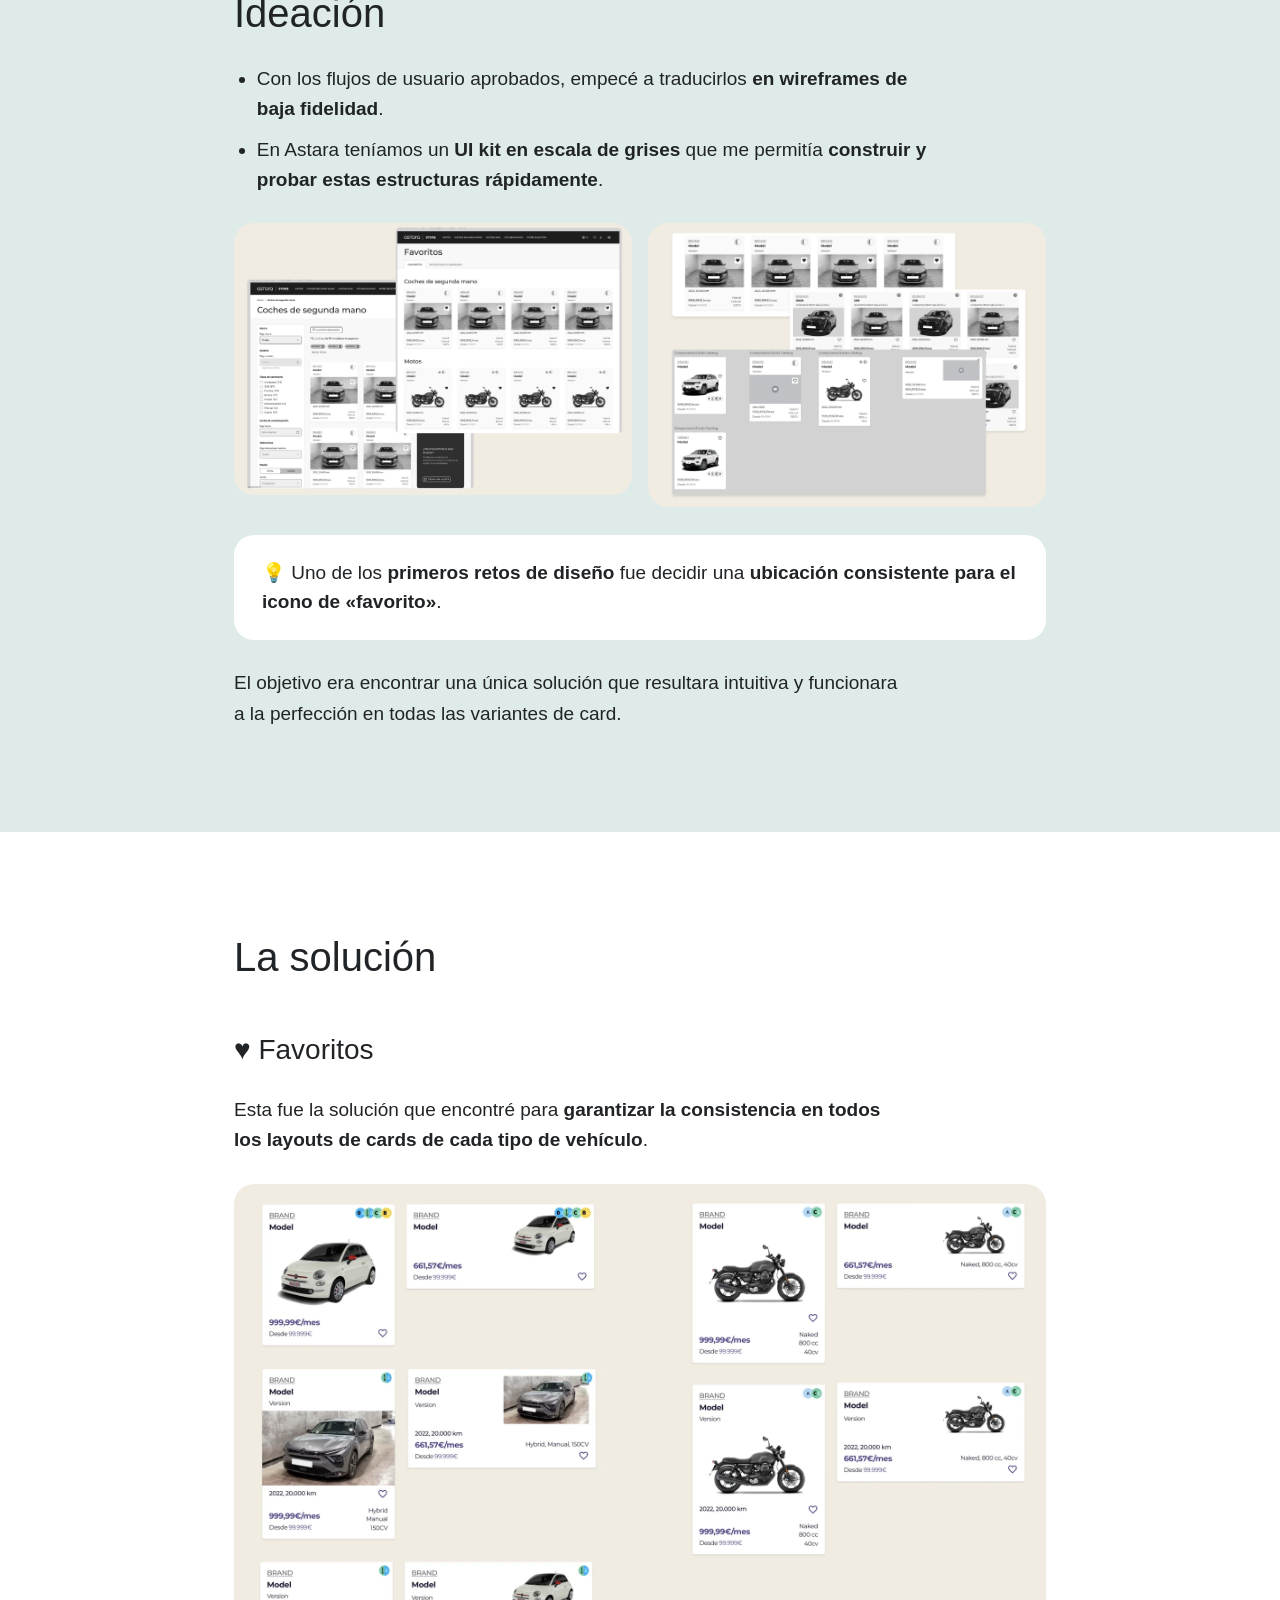
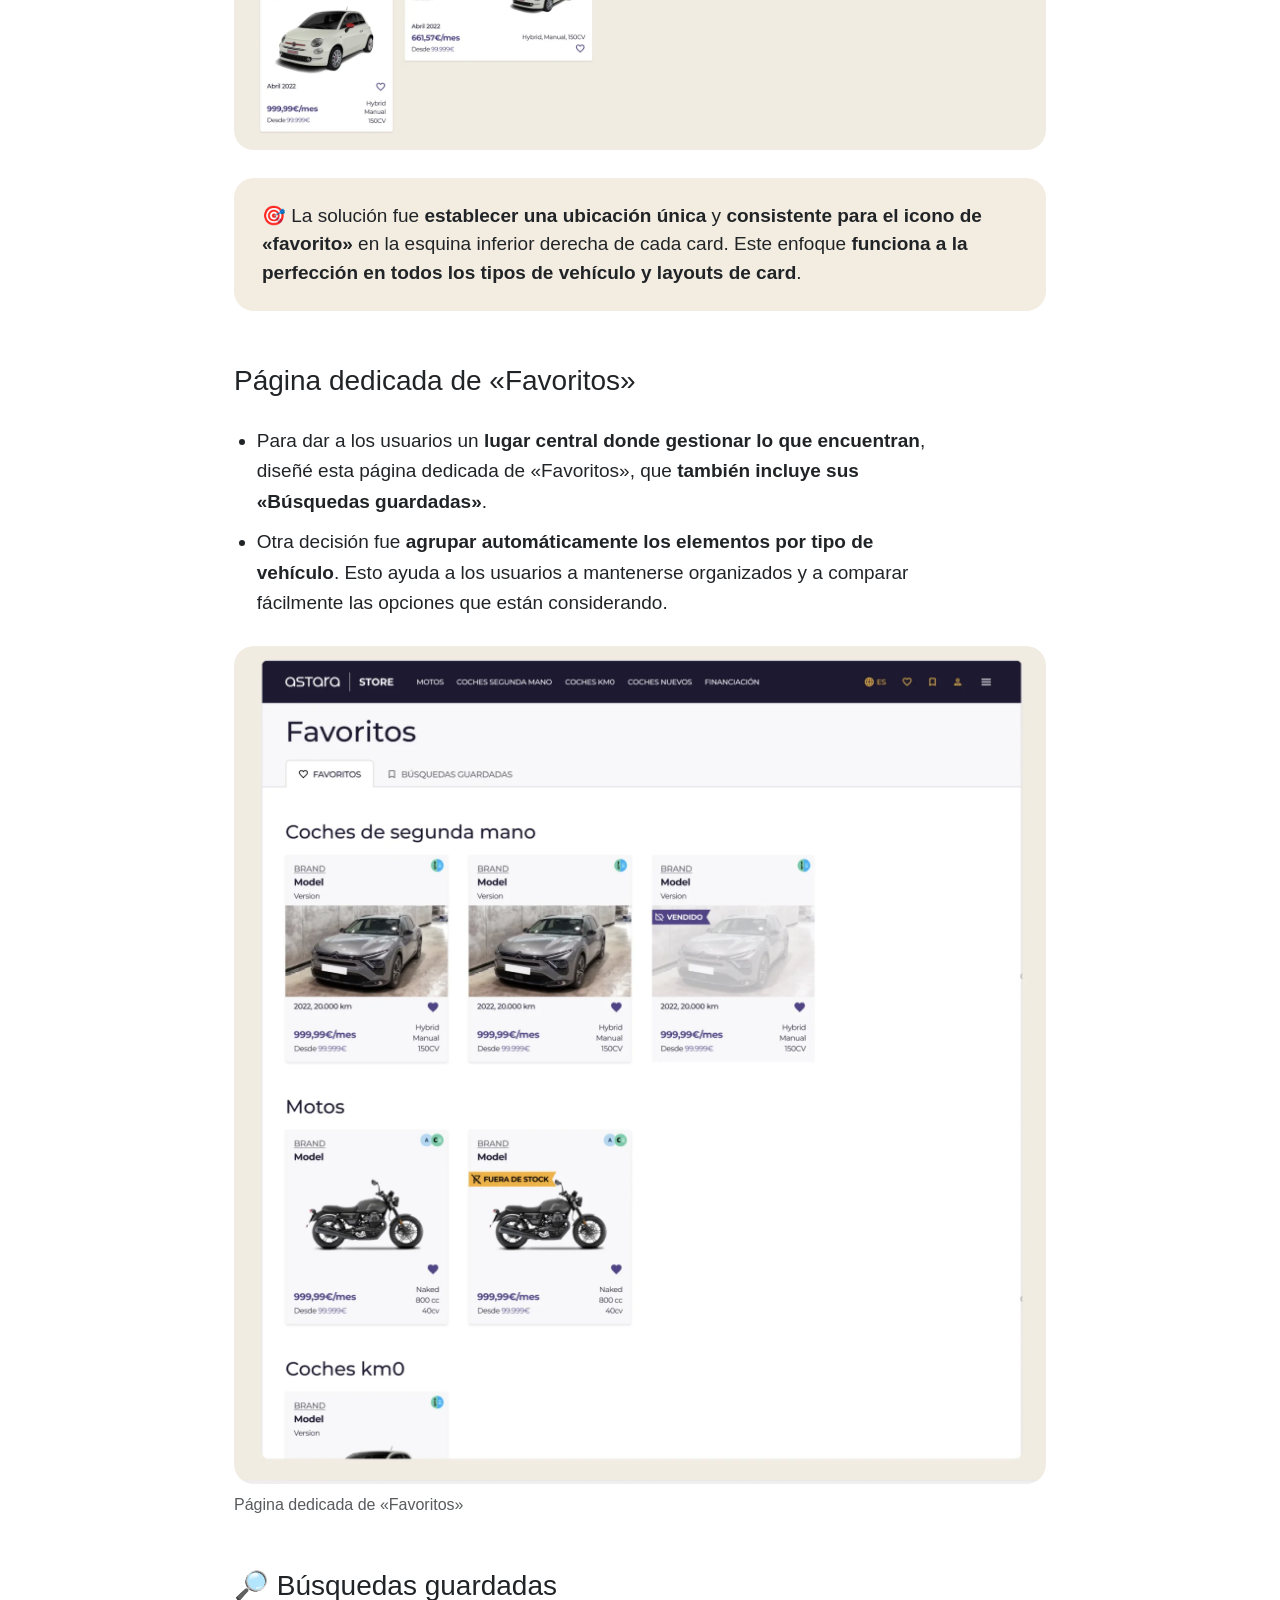
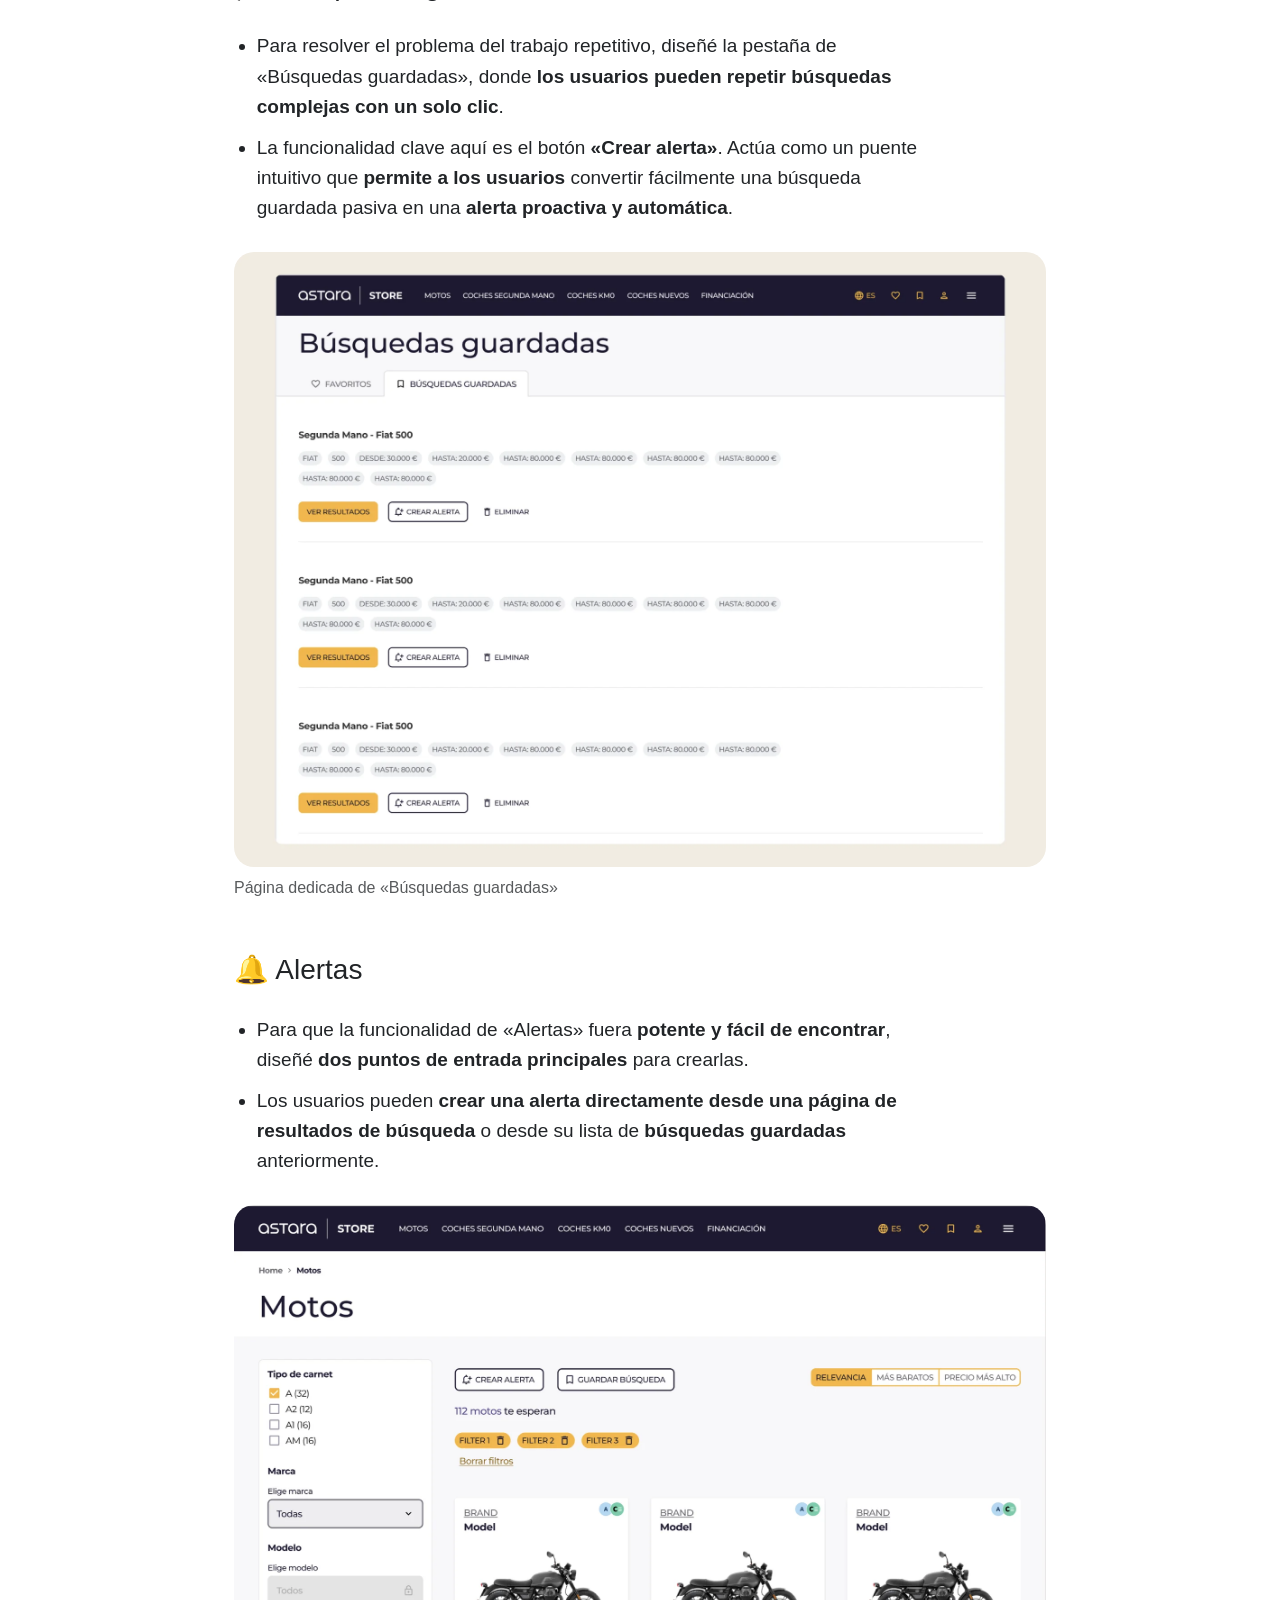
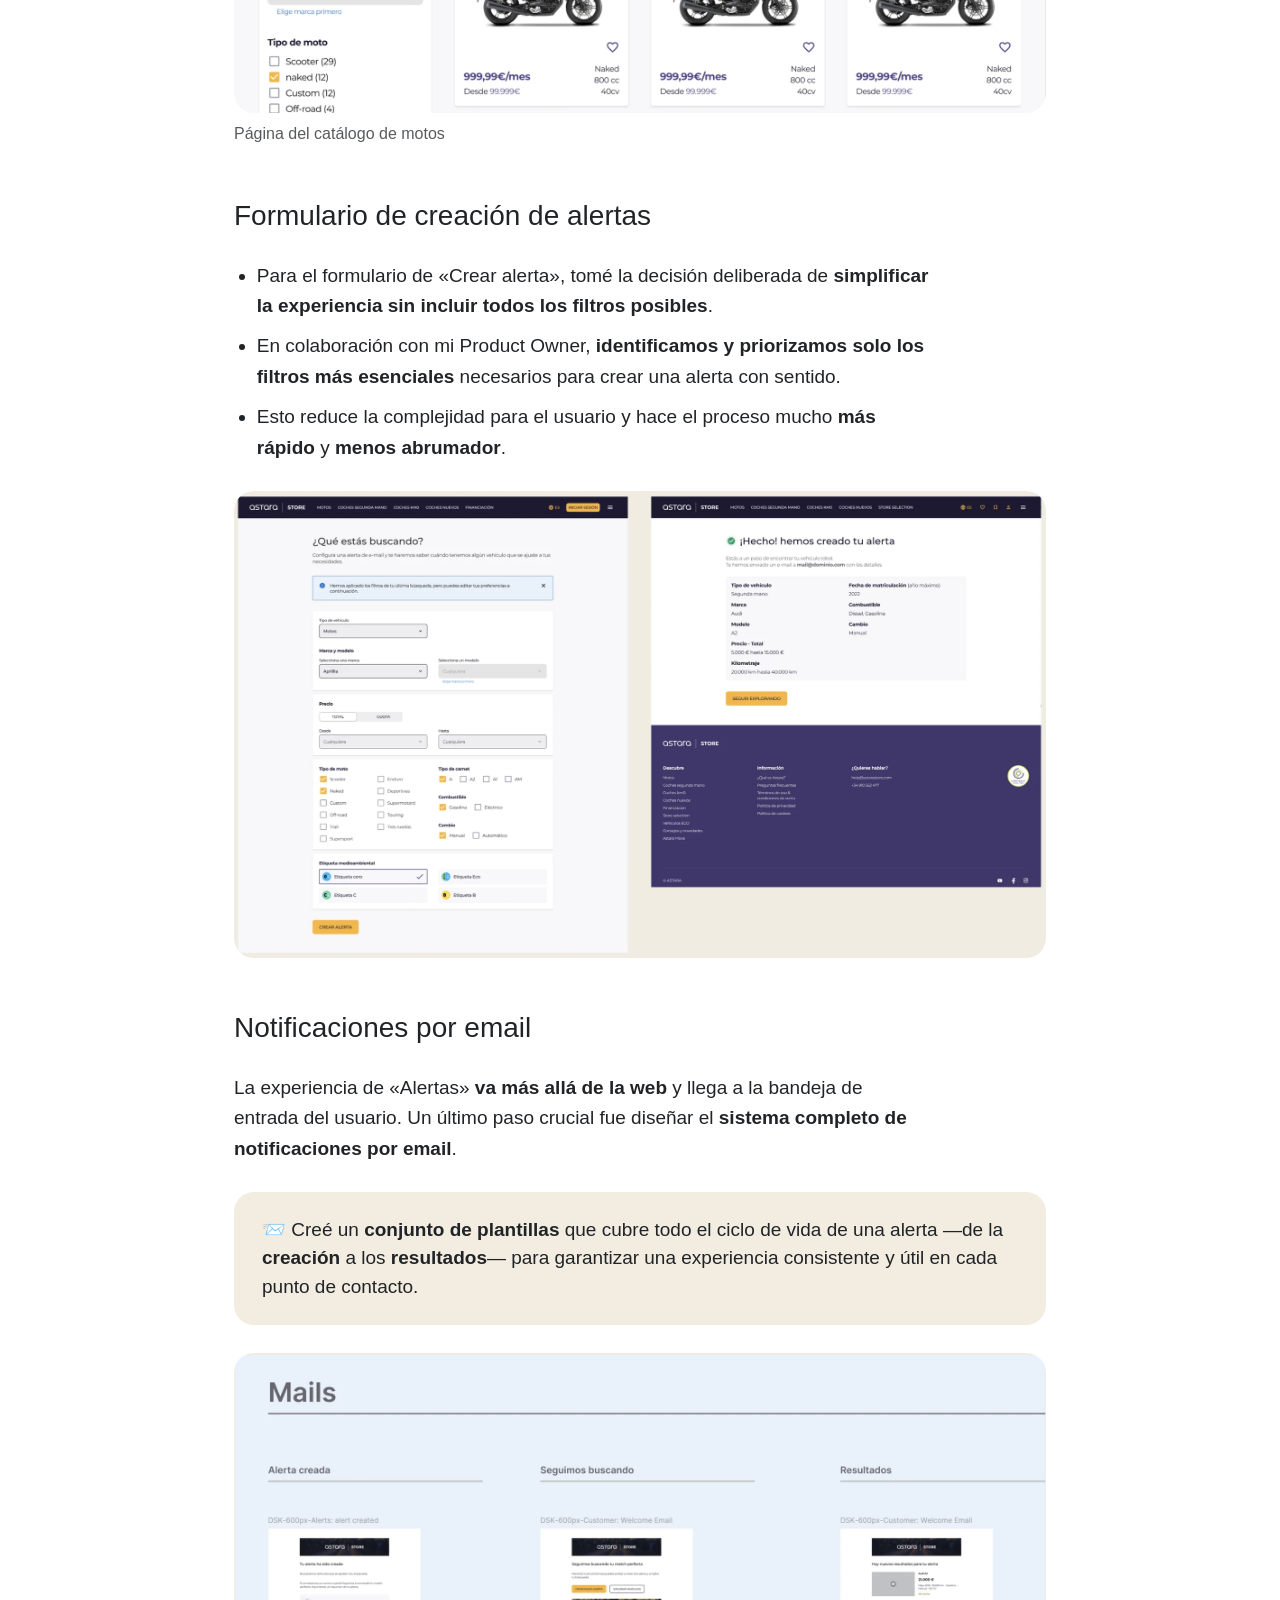
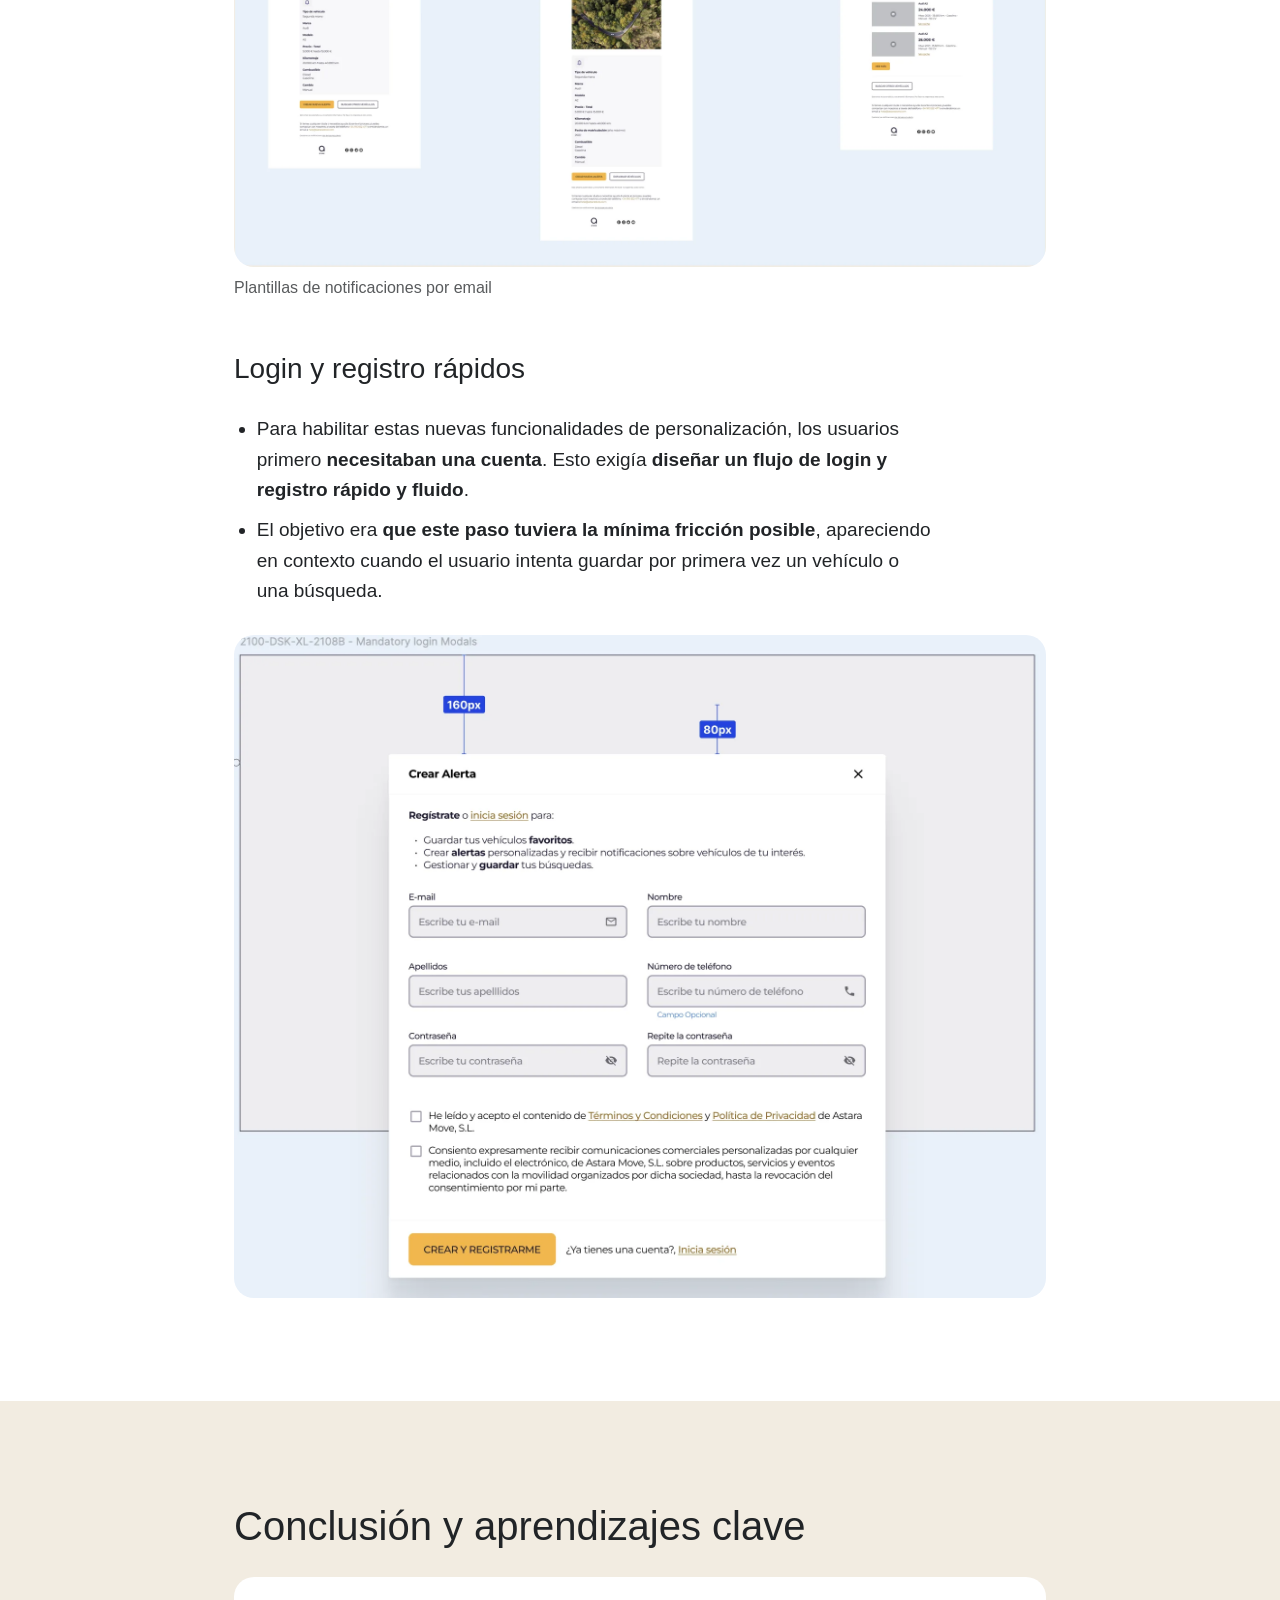
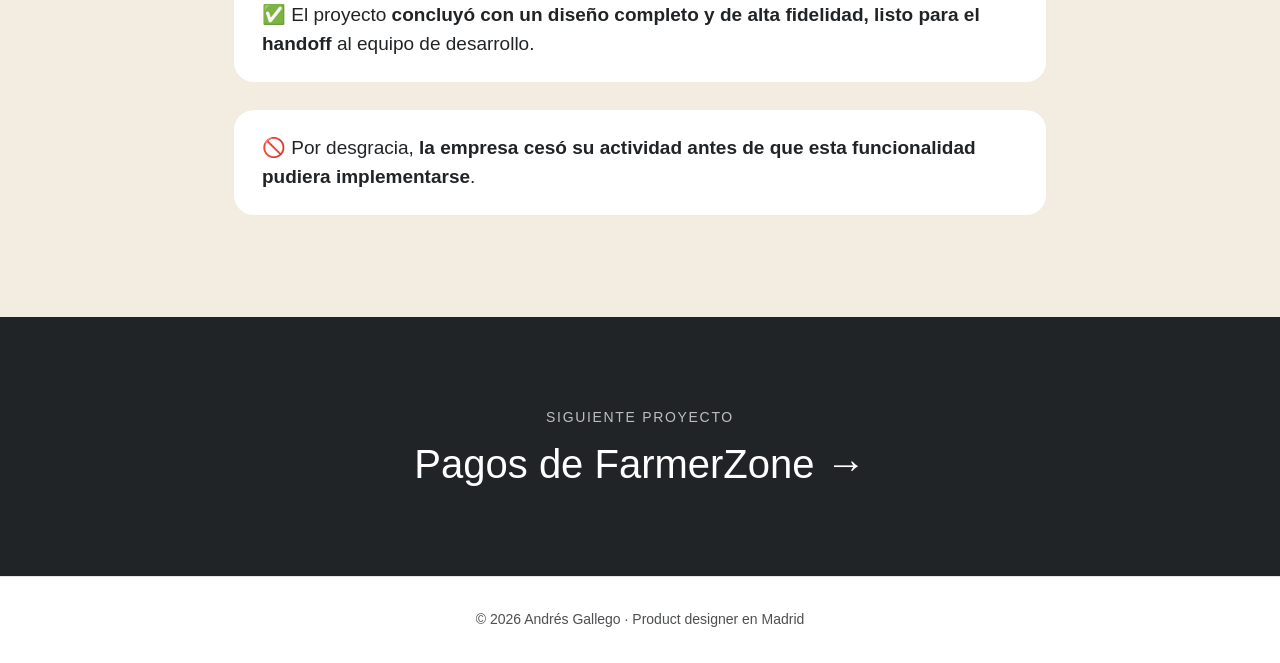
<file: alertas-favoritos.html>
<!doctype html>
<html lang="es">
<head>
<meta charset="utf-8">
<meta name="viewport" content="width=device-width, initial-scale=1">
<title>Alertas, favoritos y búsquedas guardadas · Andrés Gallego</title>
<meta name="description" content="Mejorar la búsqueda y el descubrimiento en un marketplace de coches y motos con tres funcionalidades clave.">
<meta name="author" content="Andrés Gallego">
<meta name="theme-color" content="#212427">
<link rel="canonical" href="https://andresgallego.com/alertas-favoritos">
<link rel="alternate" hreflang="es" href="https://andresgallego.com/alertas-favoritos">
<link rel="alternate" hreflang="en" href="https://andresgallego.com/en/alerts-favourites">
<link rel="alternate" hreflang="x-default" href="https://andresgallego.com/alertas-favoritos">
<meta property="og:type" content="website">
<meta property="og:site_name" content="Andrés Gallego">
<meta property="og:title" content="Alertas, favoritos y búsquedas guardadas · Andrés Gallego">
<meta property="og:description" content="Mejorar la búsqueda y el descubrimiento en un marketplace de coches y motos con tres funcionalidades clave.">
<meta property="og:url" content="https://andresgallego.com/alertas-favoritos">
<meta property="og:image" content="https://andresgallego.com/assets/img/og-image.jpg">
<meta property="og:image:width" content="1200">
<meta property="og:image:height" content="630">
<meta property="og:image:alt" content="Andrés Gallego, product designer en Madrid">
<meta property="og:locale" content="es_ES">
<meta property="og:locale:alternate" content="en_GB">
<meta name="twitter:card" content="summary_large_image">
<meta name="twitter:title" content="Alertas, favoritos y búsquedas guardadas · Andrés Gallego">
<meta name="twitter:description" content="Mejorar la búsqueda y el descubrimiento en un marketplace de coches y motos con tres funcionalidades clave.">
<meta name="twitter:image" content="https://andresgallego.com/assets/img/og-image.jpg">

<link rel="preconnect" href="https://api.fontshare.com">
<link rel="preconnect" href="https://fonts.googleapis.com">
<link rel="preconnect" href="https://fonts.gstatic.com" crossorigin>
<link rel="stylesheet" href="https://fonts.googleapis.com/css2?family=Libre+Baskerville:ital@0;1&display=swap">
<link rel="stylesheet" href="https://api.fontshare.com/v2/css?f[]=switzer@400,500,600&display=swap">
<link rel="icon" type="image/png" sizes="32x32" href="assets/img/favicon-32.png">
<link rel="icon" type="image/png" sizes="192x192" href="assets/img/favicon-192.png">
<link rel="apple-touch-icon" href="assets/img/apple-touch-icon.png">
<link rel="stylesheet" href="assets/css/style.css">
<style>
.cargando{position:fixed;inset:0;z-index:9999;display:grid;place-content:center;justify-items:center;gap:4px;background:#fff;opacity:0;pointer-events:none;animation:cargando-entra .3s ease 1.2s forwards;transition:opacity .4s ease}
.cargando.fuera{animation:none;opacity:0!important;visibility:hidden;transition:opacity .4s ease,visibility 0s .4s}
@keyframes cargando-entra{to{opacity:1;pointer-events:auto}}
.cargando__cab{width:150px;height:auto;min-height:213px;display:block}
.cargando__puntos{display:flex;gap:9px;height:14px;align-items:center}
.cargando__puntos i{width:9px;height:9px;border-radius:50%;background:#212427;animation:cargando-punto 1.2s ease-in-out infinite}
.cargando__puntos i:nth-child(2){animation-delay:.2s}.cargando__puntos i:nth-child(3){animation-delay:.4s}
@keyframes cargando-punto{0%,70%,100%{opacity:.18;transform:scale(.8)}35%{opacity:1;transform:scale(1.1)}}
@media (prefers-reduced-motion:reduce){.cargando__puntos i{animation:none;opacity:.6}}
</style>
<noscript><style>.cargando{display:none}</style></noscript>
<script src="assets/js/main.js" defer></script>
</head>
<body>
<div class="cargando" id="cargando" role="status" aria-live="polite"><img class="cargando__cab" data-src="assets/img/cabezon-mini.webp" alt=""><div class="cargando__puntos" aria-hidden="true"><i></i><i></i><i></i></div><span class="solo-lectores">Cargando…</span></div>
<script>(function(){var c=document.getElementById("cargando");if(!c)return;setTimeout(function(){var i=c.querySelector("img");if(i&&c.parentNode&&!c.classList.contains("fuera"))i.src=i.getAttribute("data-src")},600);var f=function(){c.classList.add("fuera");setTimeout(function(){c.remove()},600)};if(document.readyState==="complete")f();else{window.addEventListener("load",f);setTimeout(f,12000)}})();</script>
<a class="skip" href="#main">Saltar al contenido</a>
<svg width="0" height="0" style="position:absolute" aria-hidden="true" focusable="false"><filter id="trazo" x="-12%" y="-50%" width="124%" height="200%"><feTurbulence type="fractalNoise" baseFrequency="0.035 0.06" numOctaves="2" seed="7" result="n"/><feDisplacementMap in="SourceGraphic" in2="n" scale="6"/></filter><filter id="trazo-fino" x="-12%" y="-50%" width="124%" height="200%"><feTurbulence type="fractalNoise" baseFrequency="0.05 0.08" numOctaves="2" seed="7" result="n"/><feDisplacementMap in="SourceGraphic" in2="n" scale="2.5"/></filter><filter id="trazo-card" x="-2%" y="-2%" width="104%" height="104%"><feTurbulence type="fractalNoise" baseFrequency="0.012 0.02" numOctaves="2" seed="7" result="n"/><feDisplacementMap in="SourceGraphic" in2="n" scale="9"/></filter></svg>
<nav class="site-nav" aria-label="Principal">
  <a class="nav-name" href="./">Andrés Gallego</a>
  <a class="nav-lang" href="en/alerts-favourites" hreflang="en" lang="en" aria-label="Read this page in English">EN</a>
  <div class="m-cabecera">
    <a class="m-id" href="./"><span class="m-foto"><img src="assets/img/andres.jpg" alt=""></span><span class="m-nombre">Andrés Gallego</span></a>
    <div class="m-acciones">
      <a class="m-btn" href="mailto:andresgallego.design@gmail.com" aria-label="Enviar un email a Andrés"><svg viewBox="0 0 24 24" width="18" height="18" fill="none" stroke="currentColor" stroke-width="1.6" stroke-linecap="round" stroke-linejoin="round" aria-hidden="true"><rect x="3" y="5" width="18" height="14" rx="2.5"/><path d="m4 7.5 8 6 8-6"/></svg></a>
      <a class="m-btn" href="https://www.linkedin.com/in/andres-gallego/" target="_blank" rel="noopener" aria-label="LinkedIn de Andrés"><svg viewBox="0 0 24 24" width="17" height="17" fill="currentColor" aria-hidden="true"><path d="M5.2 9.2h3.1V19H5.2zM6.75 4.6a1.8 1.8 0 1 1 0 3.6 1.8 1.8 0 0 1 0-3.6zM10.4 9.2h3v1.35h.04c.42-.8 1.45-1.65 2.98-1.65 3.18 0 3.77 2.1 3.77 4.8V19h-3.1v-4.7c0-1.12-.02-2.56-1.56-2.56-1.56 0-1.8 1.22-1.8 2.48V19h-3.1z"/></svg></a>
      <a class="m-btn m-lang" href="en/alerts-favourites" hreflang="en" lang="en" aria-label="Read this page in English">EN</a>
    </div>
  </div>
  <div class="nav-pill">
    <a class="nav-tl" href="./#trabajos" aria-current="page">Proyectos</a>
    <a class="nav-tr" href="sobre-mi">Sobre mí</a>
    <a class="nav-bl" href="personal">Personal</a>
    <a class="nav-br" href="./#contacto">Contacto</a>
  </div>
</nav>
<main id="main" class="page">
<header class="cs-hero"><a class="volver" href="./" aria-label="Volver a proyectos"><svg viewBox="0 0 24 24" aria-hidden="true"><path d="M19 12H5.5M11 6l-6 6 6 6" fill="none" stroke="currentColor" stroke-width="1.8" stroke-linecap="round" stroke-linejoin="round"/></svg></a><h1>Alertas, favoritos y búsquedas guardadas</h1><p class="sub">Mejorar la búsqueda y el descubrimiento en un marketplace de coches y motos con tres funcionalidades clave.</p></header>
<div class="cs-portada"><figure class="media "><div class="media__box" style="--ratio:16 / 9"><img src="assets/img/alertas-portada.webp" alt="Portada de Alertas, favoritos y búsquedas guardadas" loading="lazy"></div></figure></div>
<dl class="cs-meta"><div><dt>Empresa</dt><dd>Astara Store (2023)</dd></div><div><dt>Rol</dt><dd>Product Designer</dd></div><div><dt>Sector</dt><dd>Auto-tech, Movilidad, E-commerce</dd></div><div><dt>Foco</dt><dd>B2C Design, Search and Discovery</dd></div><div><dt>Con quién</dt><dd>Product Management, equipo de desarrollo</dd></div></dl>
<section class="cs-section"><div class="cs-wrap"><h2>Contexto</h2>
<p><strong>Astara Store</strong> era un <strong>marketplace online</strong> de <strong>coches</strong> y <strong>motos</strong>.</p>
<figure class="media "><div class="media__box" style="--ratio:16 / 10"><img src="assets/img/alertas-contexto.webp" alt="Astara Store" loading="lazy"></div></figure>
<div class="callout callout--gris">💰 El recorrido del usuario suele ser <strong>largo y complejo</strong>, ya que comprar un <strong>vehículo es una compra muy meditada</strong>.</div>
</div></section>
<section class="cs-section cs-section--veis"><div class="cs-wrap"><h2>El reto</h2>
<p>Mi objetivo principal era <strong>mejorar esa experiencia de búsqueda y descubrimiento</strong>.</p>
<p>Para lograrlo, nos centramos en investigar y diseñar estas <strong>tres funcionalidades clave</strong>:</p>
<div class="callout ">♥️ <strong>Favoritos</strong>, para que los usuarios puedan <strong>guardar y comparar</strong> coches concretos.</div>
<div class="callout ">🔎 <strong>Búsquedas guardadas</strong>, para eliminar ese trabajo repetitivo del día a día.</div>
<div class="callout ">🔔 Y por último, <strong>Alertas</strong>, para <strong>avisar de forma proactiva a los usuarios en el momento en que se publicaba su coche ideal</strong>.</div>
</div></section>
<section class="cs-section"><div class="cs-wrap"><h2>Investigación</h2>
<p>Empecé la investigación analizando a la competencia. Me <strong>centré</strong> en cómo otras webs de coches integraban sus <strong>Favoritos</strong>, <strong>Búsquedas guardadas</strong> y <strong>Alertas</strong>, para aprender de sus soluciones y buenas prácticas.</p>
<figure class="media "><div class="media__box" style="--ratio:16 / 10"><img src="assets/img/alertas-competidores.webp" alt="Competidores" loading="lazy"></div><figcaption>Competidores</figcaption></figure>
<p>Trabajé con mi Product Owner en una sesión de <strong>whiteboarding</strong> para <strong>mapear estos flujos</strong>. El objetivo era validar una V1 y asegurarnos de estar alineados antes de empezar con el diseño visual.</p>
<figure class="media "><div class="media__box" style="--ratio:16 / 10"><img src="assets/img/alertas-whiteboard.webp" alt="Mapa de la sesión de whiteboarding" loading="lazy"></div><figcaption>Mapa de la sesión de whiteboarding</figcaption></figure>
</div></section>
<section class="cs-section cs-section--fondito"><div class="cs-wrap"><h2>Ideación</h2>
<ul><li>Con los flujos de usuario aprobados, empecé a traducirlos <strong>en wireframes de baja fidelidad</strong>.</li><li>En Astara teníamos un <strong>UI kit en escala de grises</strong> que me permitía <strong>construir y probar estas estructuras rápidamente</strong>.</li></ul>
<div class="duo"><figure class="media "><div class="media__box" style="--ratio:16 / 10"><img src="assets/img/alertas-wireframe-1.webp" alt="Wireframe de baja fidelidad 1" loading="lazy"></div></figure><figure class="media "><div class="media__box" style="--ratio:16 / 10"><img src="assets/img/alertas-wireframe-2.webp" alt="Wireframe de baja fidelidad 2" loading="lazy"></div></figure></div>
<div class="callout callout--gris">💡 Uno de los <strong>primeros retos de diseño</strong> fue decidir una <strong>ubicación consistente para el icono de «favorito»</strong>.</div>
<p>El objetivo era encontrar una única solución que resultara intuitiva y funcionara a la perfección en todas las variantes de card.</p>
</div></section>
<section class="cs-section"><div class="cs-wrap"><h2>La solución</h2>
<h3>♥ Favoritos</h3>
<p>Esta fue la solución que encontré para <strong>garantizar la consistencia en todos los layouts de cards de cada tipo de vehículo</strong>.</p>
<figure class="media "><div class="media__box" style="--ratio:16 / 10"><img src="assets/img/alertas-favorito-icono.webp" alt="Ubicación del icono de favorito en las cards" loading="lazy"></div></figure>
<div class="callout callout--gris">🎯 La solución fue <strong>establecer una ubicación única</strong> y <strong>consistente para el icono de «favorito»</strong> en la esquina inferior derecha de cada card. Este enfoque <strong>funciona a la perfección en todos los tipos de vehículo y layouts de card</strong>.</div>
<h3>Página dedicada de «Favoritos»</h3>
<ul><li>Para dar a los usuarios un <strong>lugar central donde gestionar lo que encuentran</strong>, diseñé esta página dedicada de «Favoritos», que <strong>también incluye sus «Búsquedas guardadas»</strong>.</li><li>Otra decisión fue <strong>agrupar automáticamente los elementos por tipo de vehículo</strong>. Esto ayuda a los usuarios a mantenerse organizados y a comparar fácilmente las opciones que están considerando.</li></ul>
<figure class="media "><div class="media__box" style="--ratio:16 / 10"><img src="assets/img/alertas-favoritos-pagina.webp" alt="Página dedicada de Favoritos" loading="lazy"></div><figcaption>Página dedicada de «Favoritos»</figcaption></figure>
<h3>🔎 Búsquedas guardadas</h3>
<ul><li>Para resolver el problema del trabajo repetitivo, diseñé la pestaña de «Búsquedas guardadas», donde <strong>los usuarios pueden repetir búsquedas complejas con un solo clic</strong>.</li><li>La funcionalidad clave aquí es el botón <strong>«Crear alerta»</strong>. Actúa como un puente intuitivo que <strong>permite a los usuarios</strong> convertir fácilmente una búsqueda guardada pasiva en una <strong>alerta proactiva y automática</strong>.</li></ul>
<figure class="media "><div class="media__box" style="--ratio:16 / 10"><img src="assets/img/alertas-busquedas-guardadas.webp" alt="Página dedicada de Búsquedas guardadas" loading="lazy"></div><figcaption>Página dedicada de «Búsquedas guardadas»</figcaption></figure>
<h3>🔔 Alertas</h3>
<ul><li>Para que la funcionalidad de «Alertas» fuera <strong>potente y fácil de encontrar</strong>, diseñé <strong>dos puntos de entrada principales</strong> para crearlas.</li><li>Los usuarios pueden <strong>crear una alerta directamente desde una página de resultados de búsqueda</strong> o desde su lista de <strong>búsquedas guardadas</strong> anteriormente.</li></ul>
<figure class="media "><div class="media__box" style="--ratio:16 / 10"><img src="assets/img/alertas-catalogo-motos.webp" alt="Página del catálogo de motos" loading="lazy"></div><figcaption>Página del catálogo de motos</figcaption></figure>
<h3>Formulario de creación de alertas</h3>
<ul><li>Para el formulario de «Crear alerta», tomé la decisión deliberada de <strong>simplificar la experiencia sin incluir todos los filtros posibles</strong>.</li><li>En colaboración con mi Product Owner, <strong>identificamos y priorizamos solo los filtros más esenciales</strong> necesarios para crear una alerta con sentido.</li><li>Esto reduce la complejidad para el usuario y hace el proceso mucho <strong>más rápido</strong> y <strong>menos abrumador</strong>.</li></ul>
<figure class="media "><div class="media__box" style="--ratio:16 / 10"><img src="assets/img/alertas-formulario.webp" alt="Formulario de creación de alertas" loading="lazy"></div></figure>
<h3>Notificaciones por email</h3>
<p>La experiencia de «Alertas» <strong>va más allá de la web</strong> y llega a la bandeja de entrada del usuario. Un último paso crucial fue diseñar el <strong>sistema completo de notificaciones por email</strong>.</p>
<div class="callout callout--gris">📨 Creé un <strong>conjunto de plantillas</strong> que cubre todo el ciclo de vida de una alerta —de la <strong>creación</strong> a los <strong>resultados</strong>— para garantizar una experiencia consistente y útil en cada punto de contacto.</div>
<figure class="media "><div class="media__box" style="--ratio:16 / 10"><img src="assets/img/alertas-emails.webp" alt="Plantillas de notificaciones por email" loading="lazy"></div><figcaption>Plantillas de notificaciones por email</figcaption></figure>
<h3>Login y registro rápidos</h3>
<ul><li>Para habilitar estas nuevas funcionalidades de personalización, los usuarios primero <strong>necesitaban una cuenta</strong>. Esto exigía <strong>diseñar un flujo de login y registro rápido y fluido</strong>.</li><li>El objetivo era <strong>que este paso tuviera la mínima fricción posible</strong>, apareciendo en contexto cuando el usuario intenta guardar por primera vez un vehículo o una búsqueda.</li></ul>
<figure class="media "><div class="media__box" style="--ratio:16 / 10"><img src="assets/img/alertas-login.webp" alt="Flujo de login y registro rápidos" loading="lazy"></div></figure>
</div></section>
<section class="cs-section cs-section--veis"><div class="cs-wrap"><h2>Conclusión y aprendizajes clave</h2>
<div class="callout callout--gris">✅ El proyecto <strong>concluyó con un diseño completo y de alta fidelidad, listo para el handoff</strong> al equipo de desarrollo.</div>
<div class="callout callout--gris">🚫 Por desgracia, <strong>la empresa cesó su actividad antes de que esta funcionalidad pudiera implementarse</strong>.</div>
</div></section>
<a class="siguiente" href="farmerzone-pagos"><small>Siguiente proyecto</small><span>Pagos de FarmerZone →</span></a>
</main>
<footer class="pie"><p>© 2026 Andrés Gallego · Product designer en Madrid</p></footer>
</body>
</html>
</file>
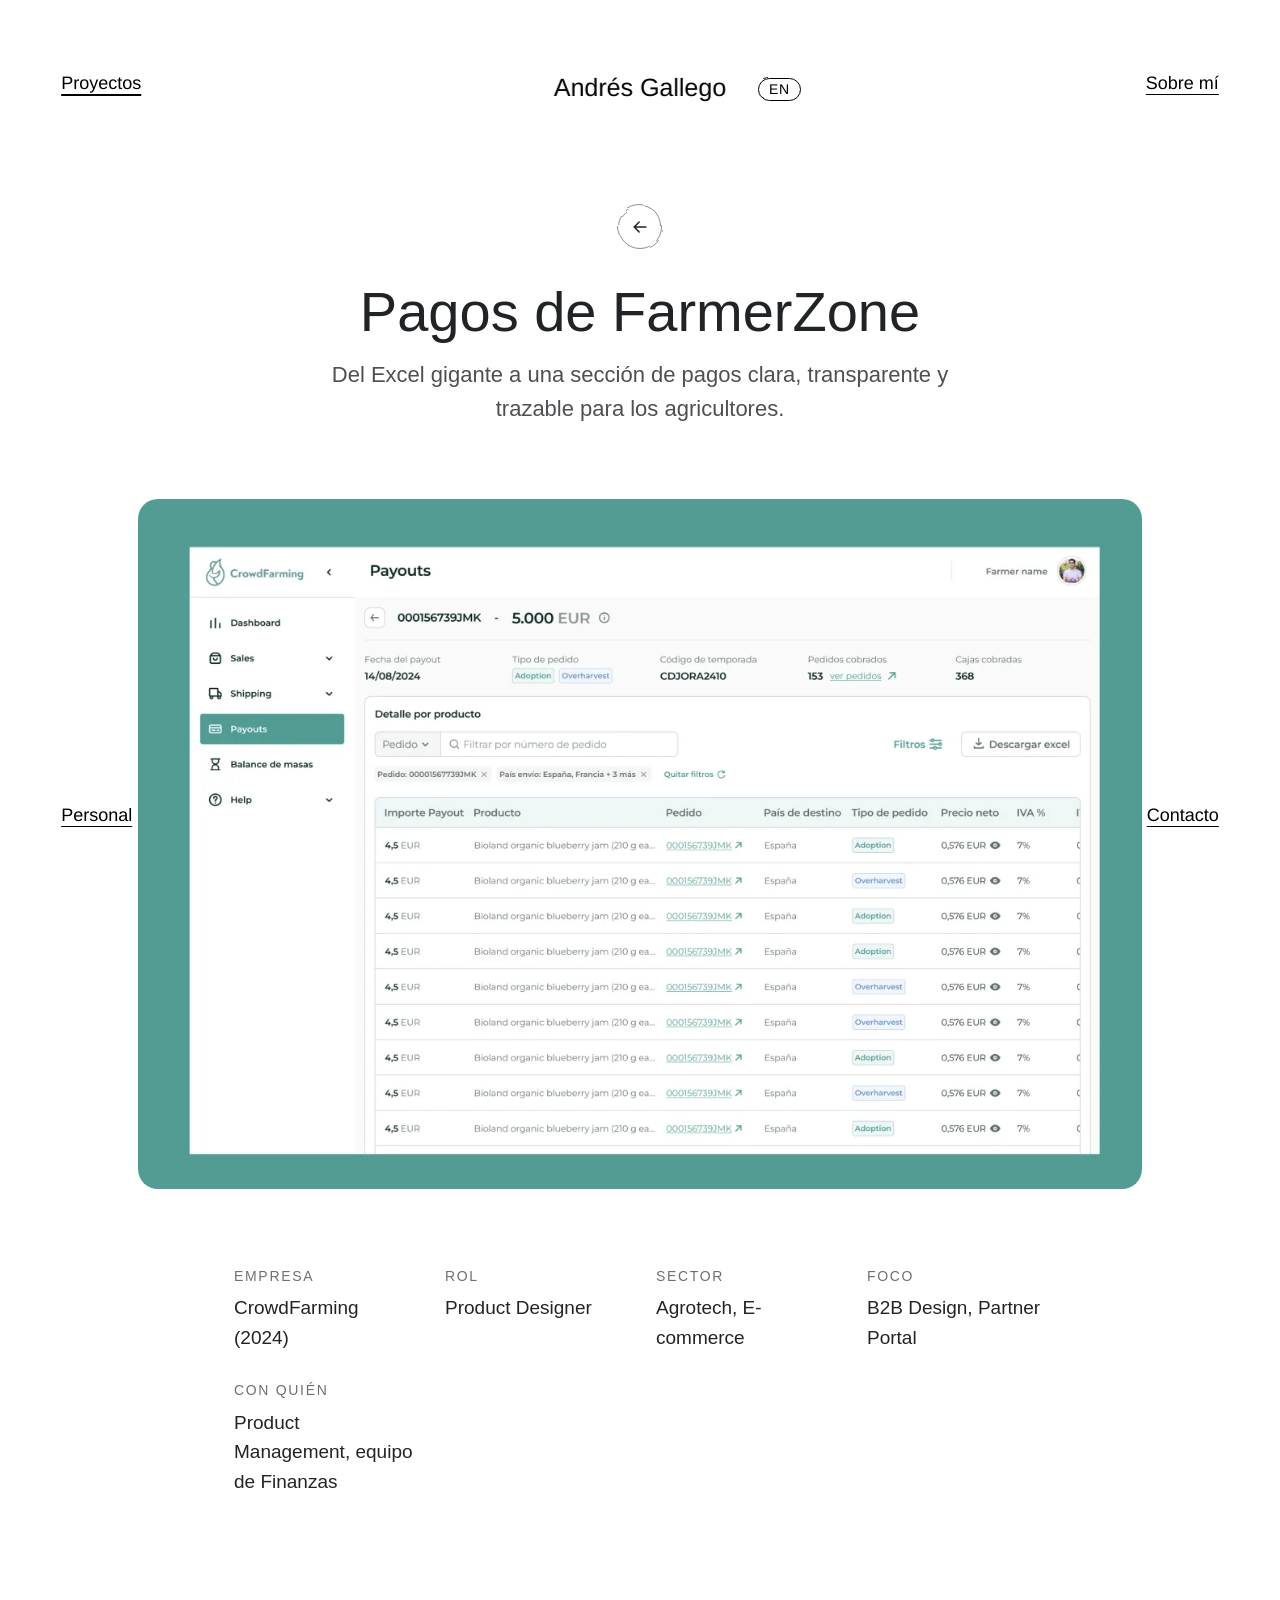
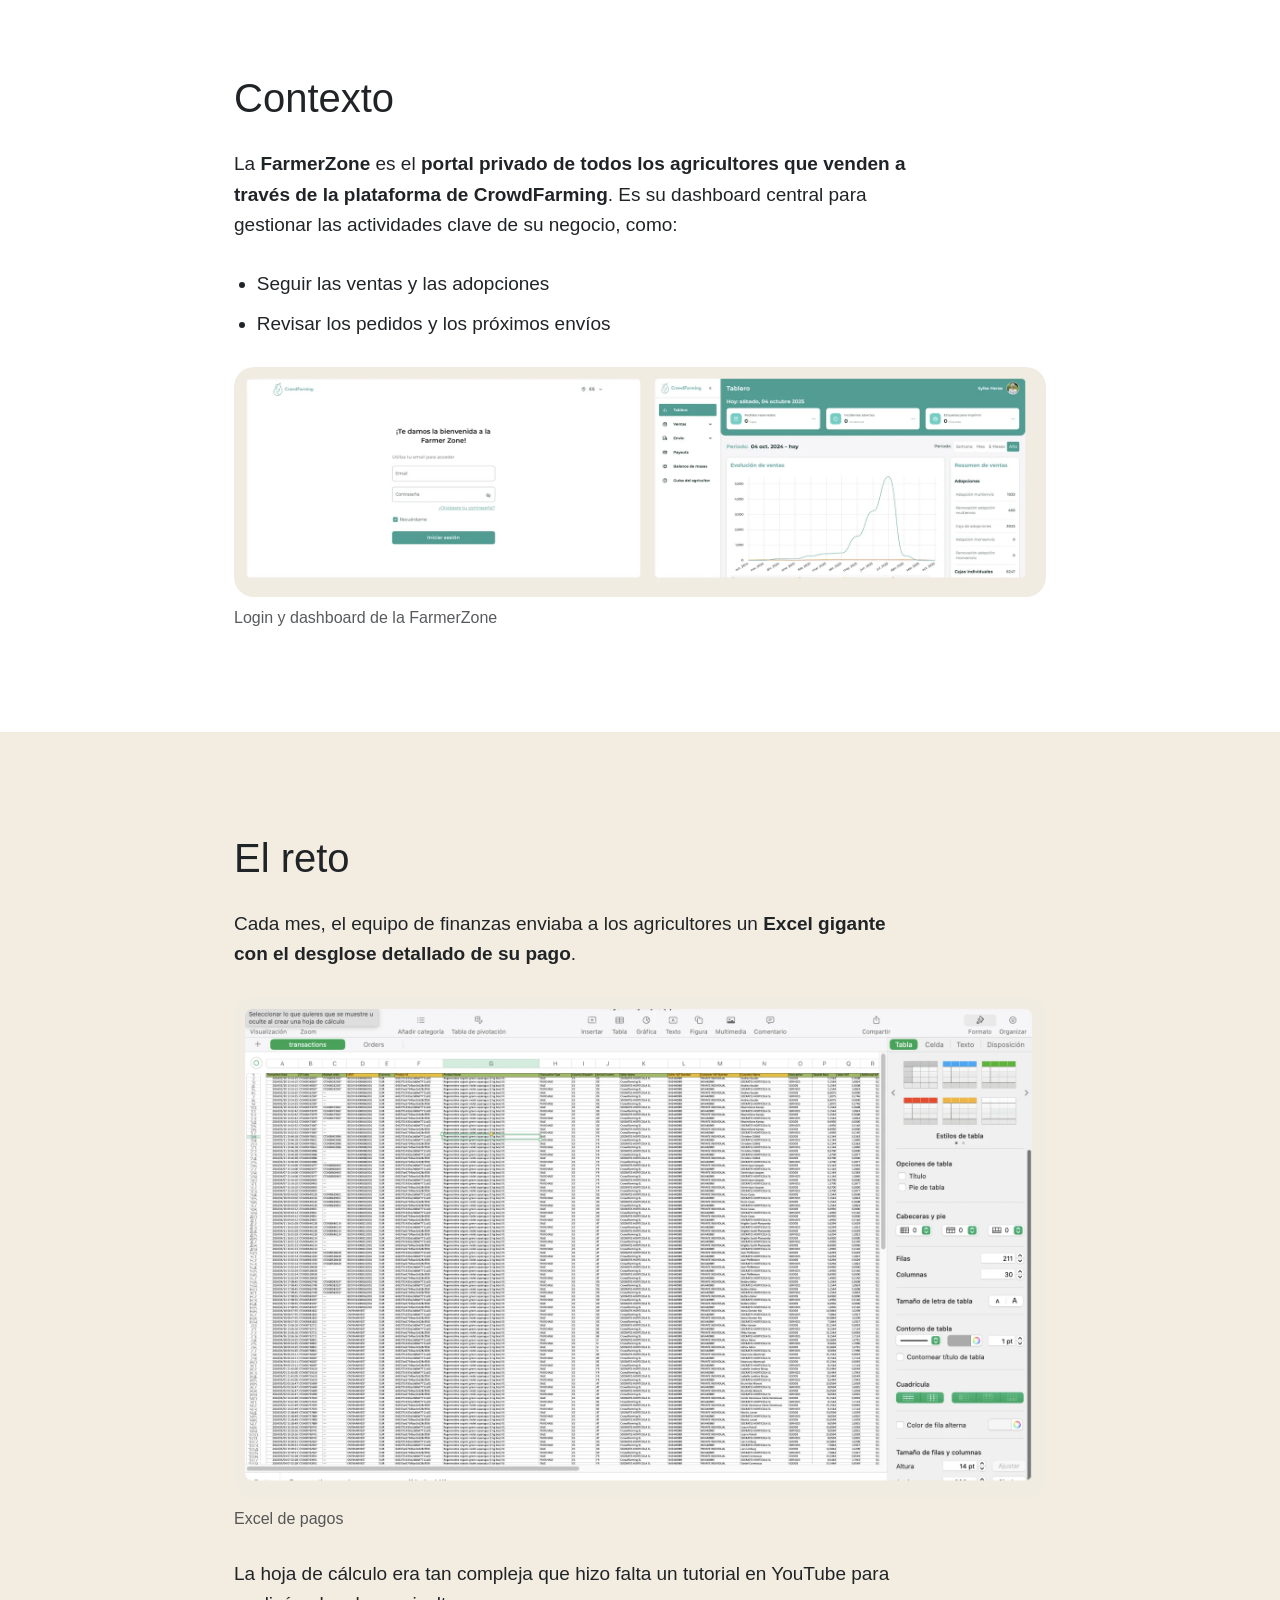
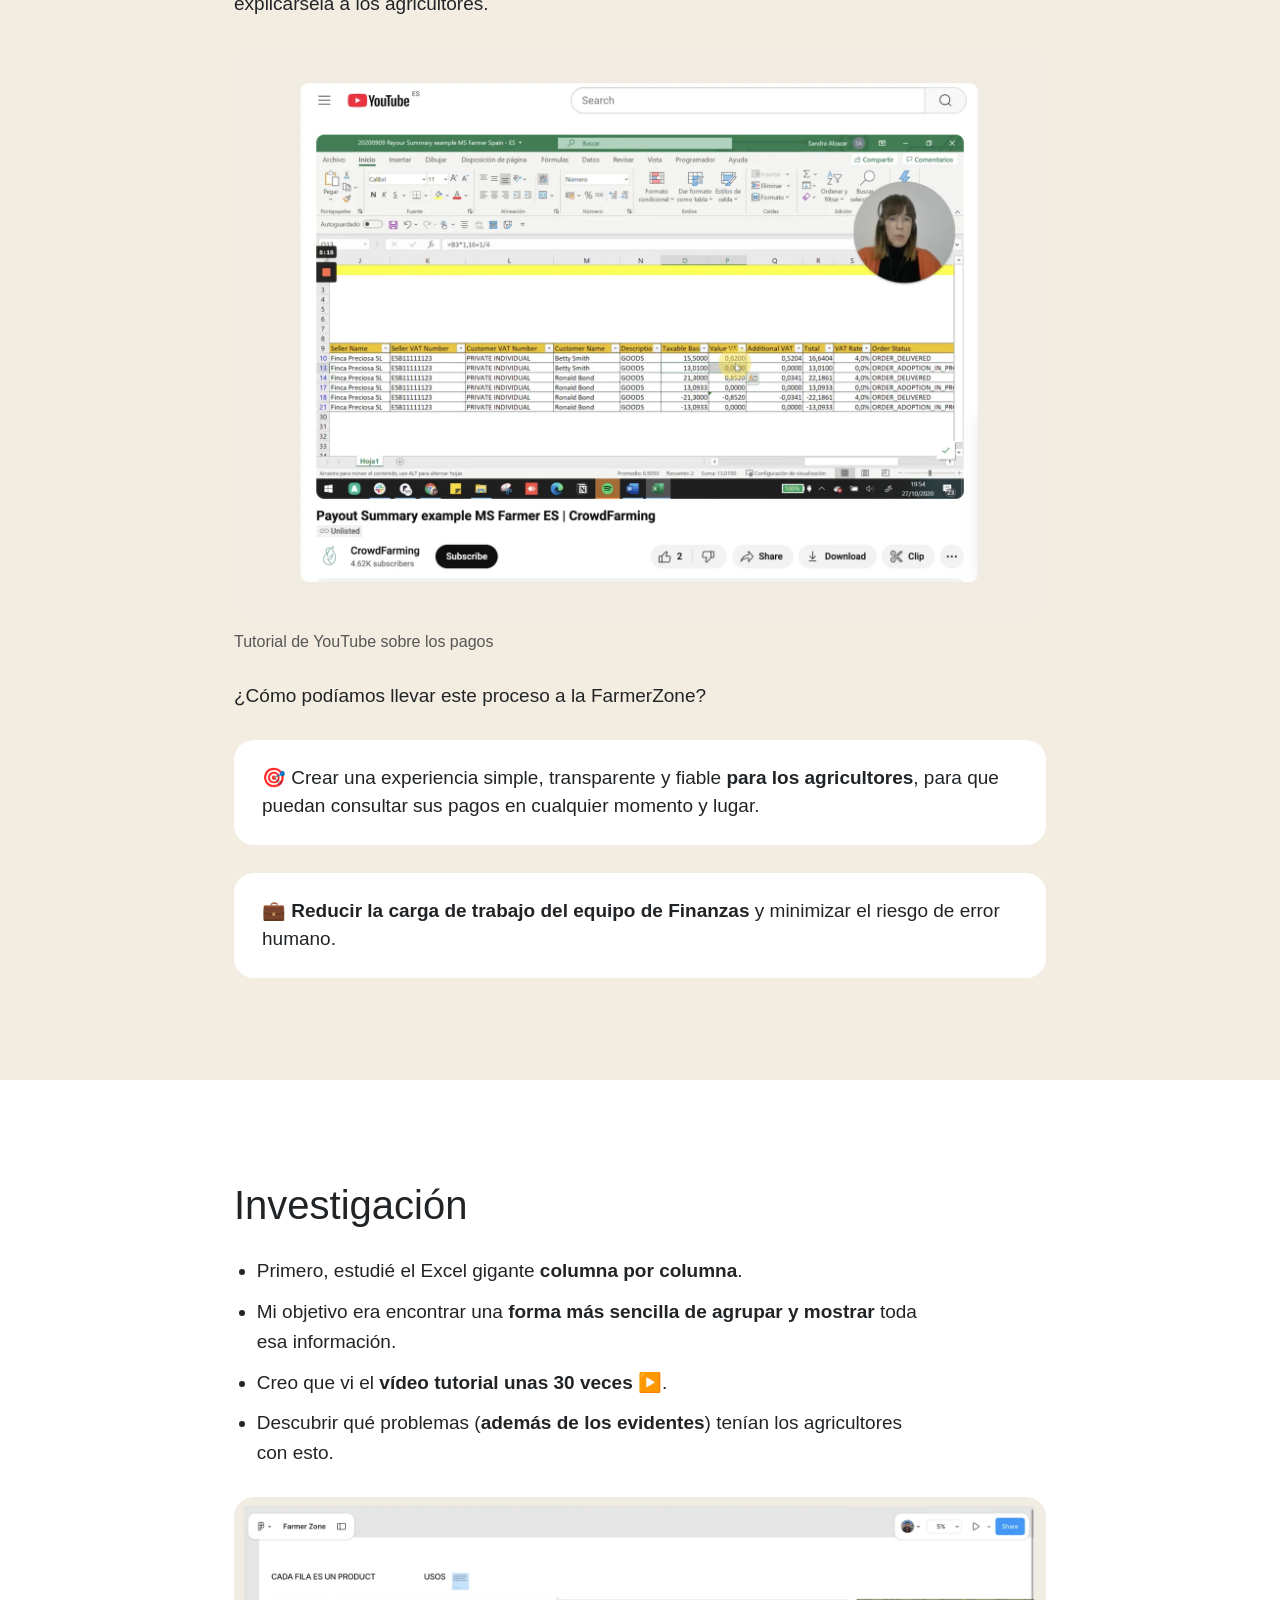
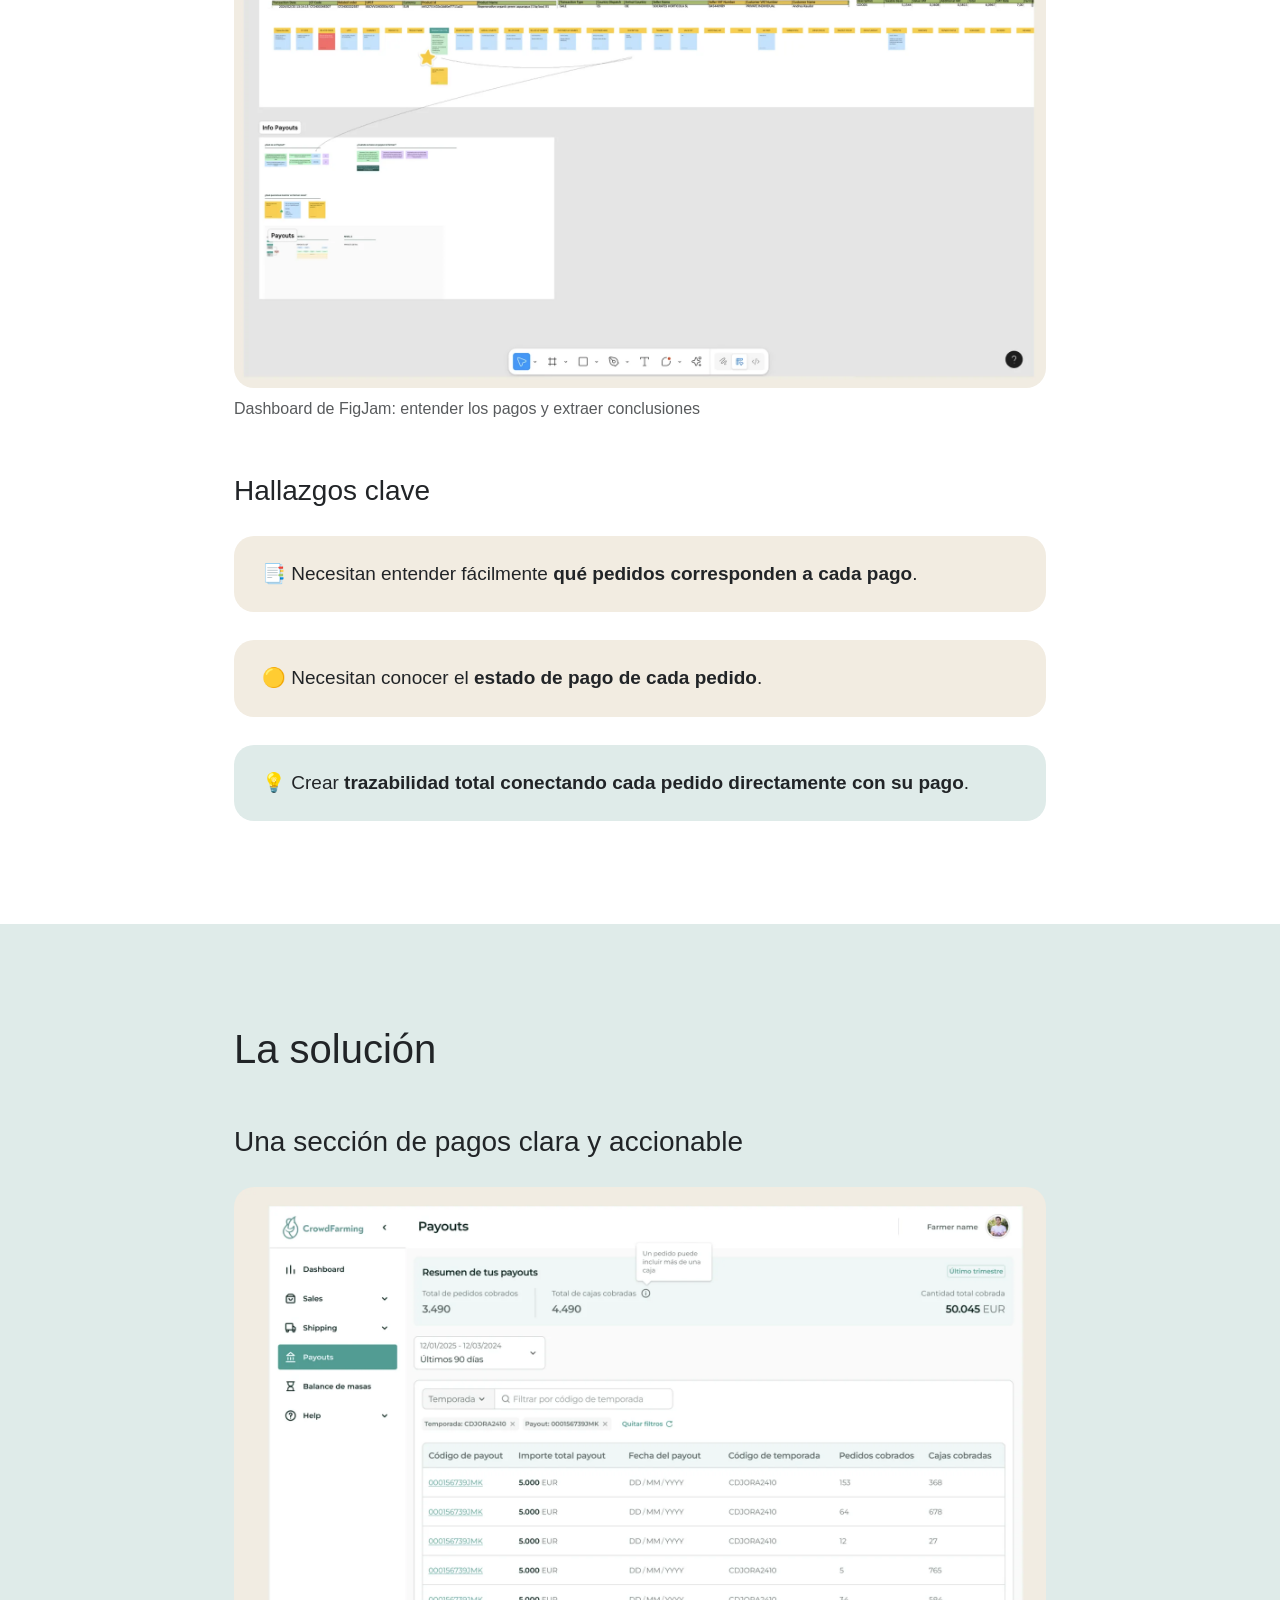
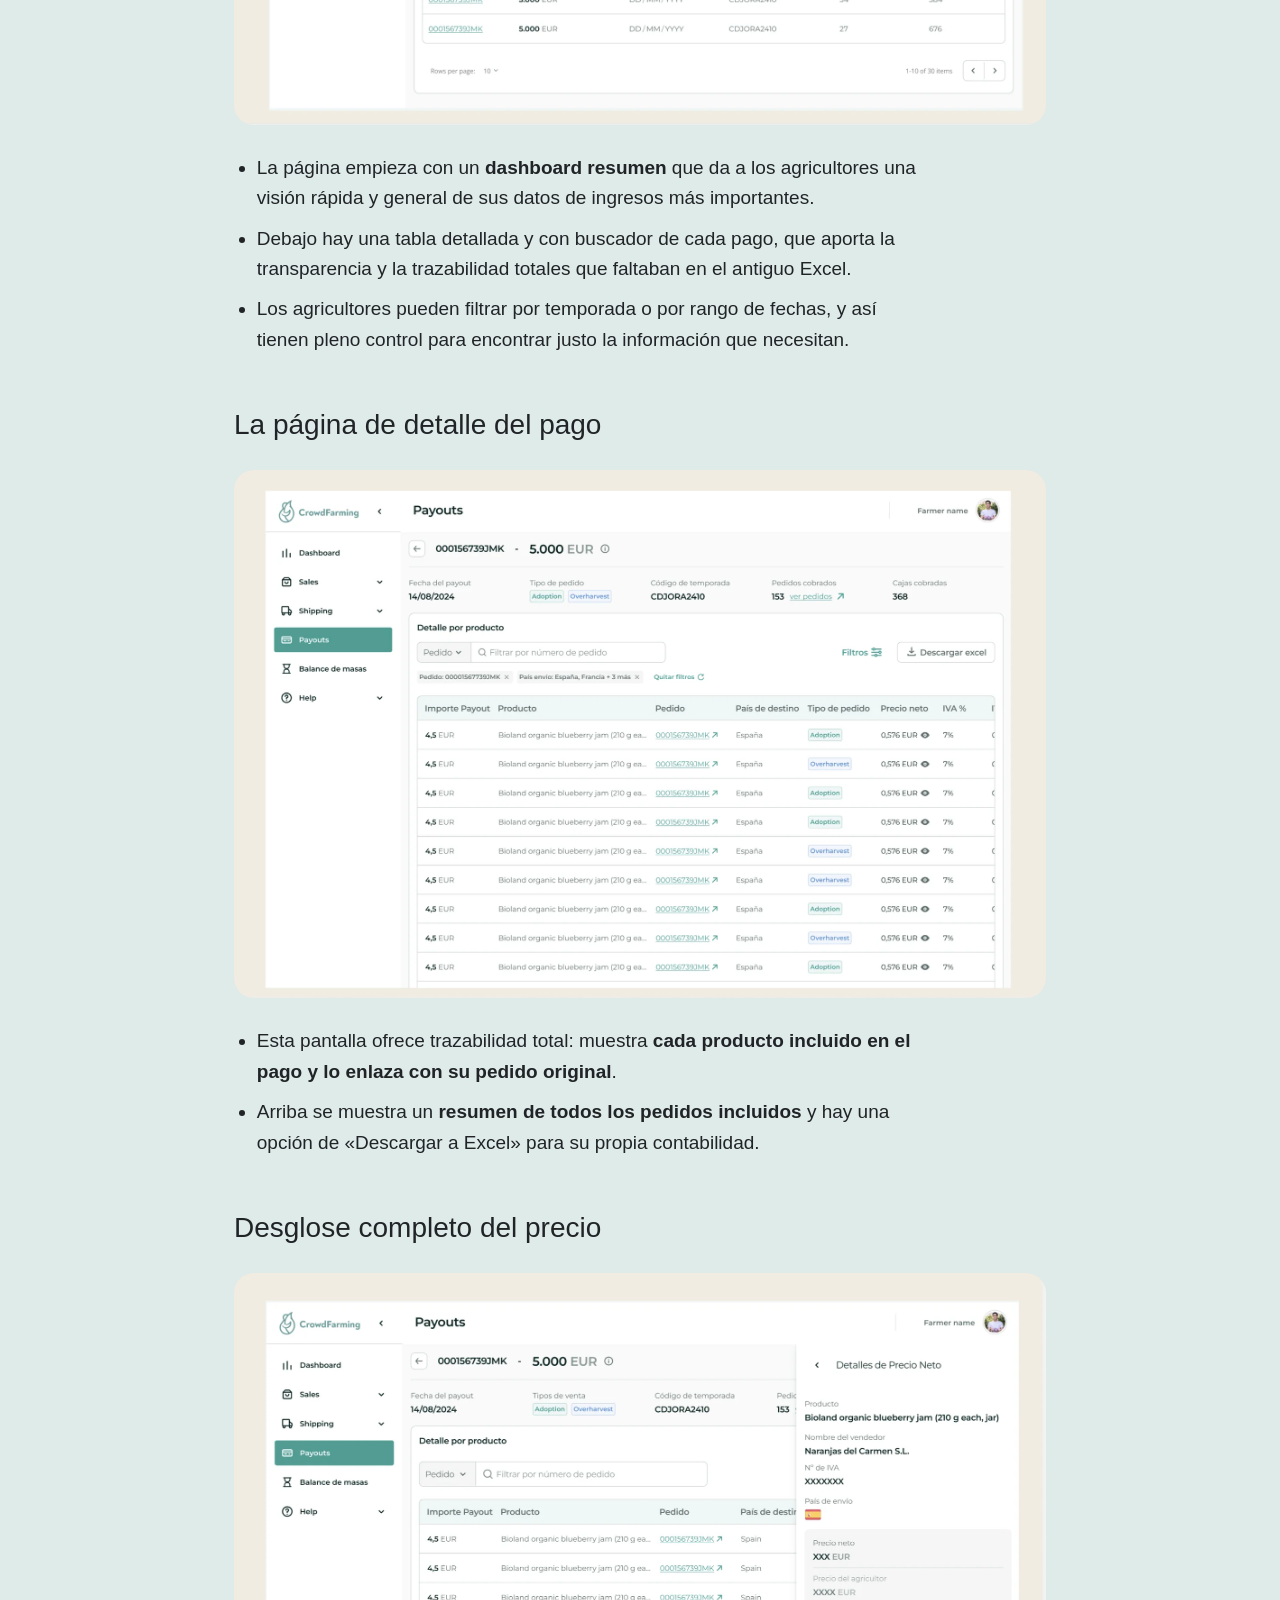
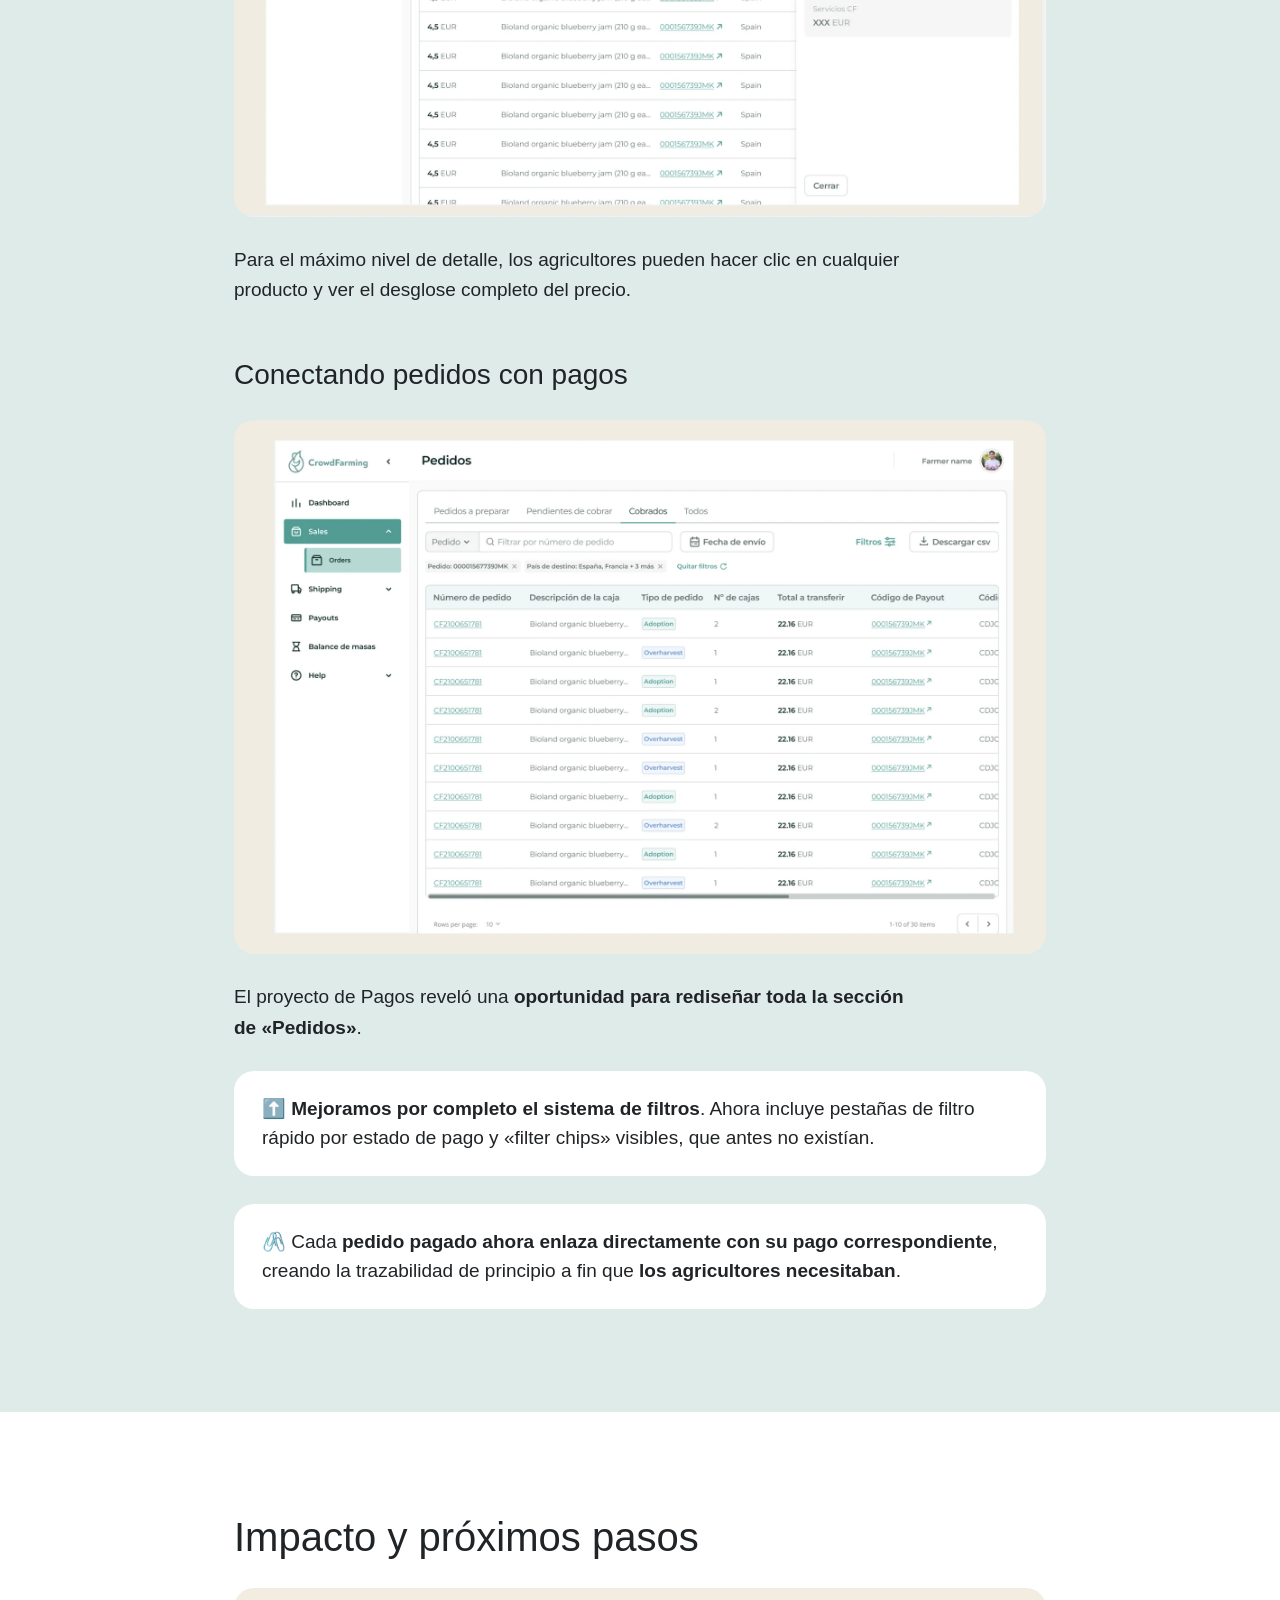
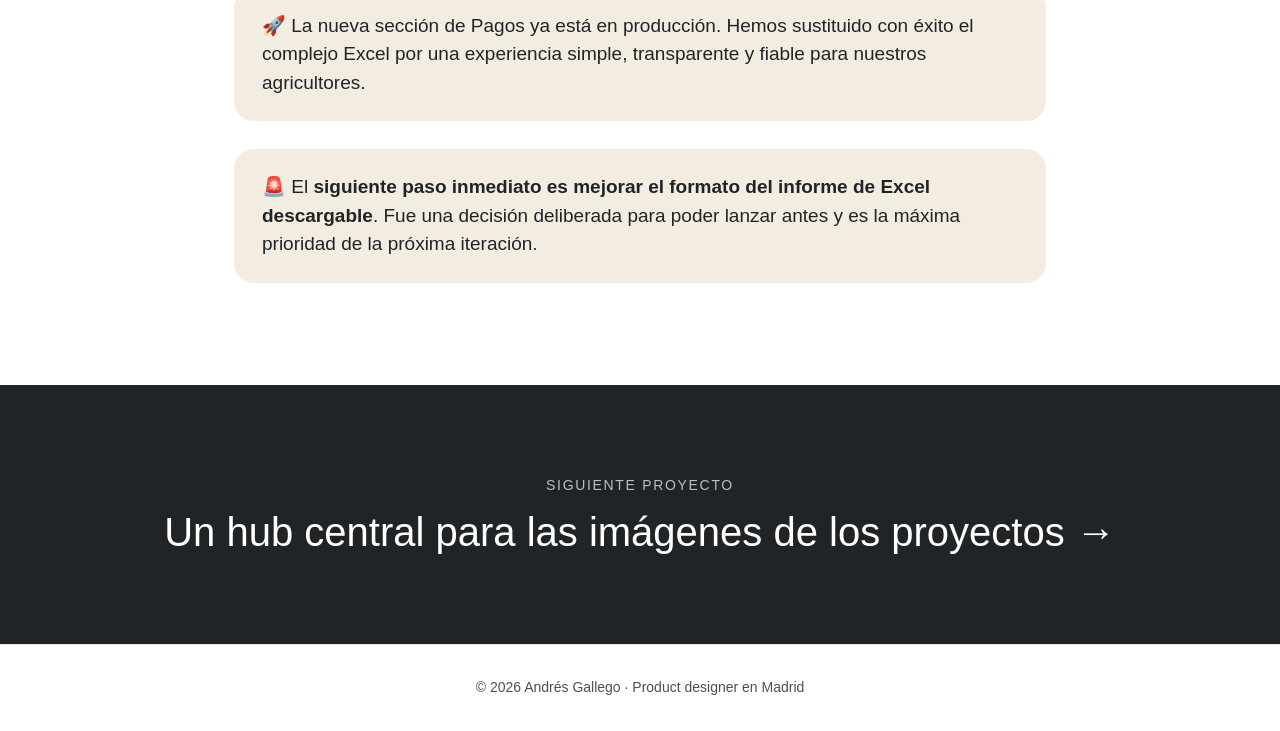
<file: farmerzone-pagos.html>
<!doctype html>
<html lang="es">
<head>
<meta charset="utf-8">
<meta name="viewport" content="width=device-width, initial-scale=1">
<title>Pagos de FarmerZone · Andrés Gallego</title>
<meta name="description" content="Del Excel gigante a una sección de pagos clara, transparente y trazable para los agricultores.">
<meta name="author" content="Andrés Gallego">
<meta name="theme-color" content="#212427">
<link rel="canonical" href="https://andresgallego.com/farmerzone-pagos">
<link rel="alternate" hreflang="es" href="https://andresgallego.com/farmerzone-pagos">
<link rel="alternate" hreflang="en" href="https://andresgallego.com/en/farmerzone-payouts">
<link rel="alternate" hreflang="x-default" href="https://andresgallego.com/farmerzone-pagos">
<meta property="og:type" content="website">
<meta property="og:site_name" content="Andrés Gallego">
<meta property="og:title" content="Pagos de FarmerZone · Andrés Gallego">
<meta property="og:description" content="Del Excel gigante a una sección de pagos clara, transparente y trazable para los agricultores.">
<meta property="og:url" content="https://andresgallego.com/farmerzone-pagos">
<meta property="og:image" content="https://andresgallego.com/assets/img/og-image.jpg">
<meta property="og:image:width" content="1200">
<meta property="og:image:height" content="630">
<meta property="og:image:alt" content="Andrés Gallego, product designer en Madrid">
<meta property="og:locale" content="es_ES">
<meta property="og:locale:alternate" content="en_GB">
<meta name="twitter:card" content="summary_large_image">
<meta name="twitter:title" content="Pagos de FarmerZone · Andrés Gallego">
<meta name="twitter:description" content="Del Excel gigante a una sección de pagos clara, transparente y trazable para los agricultores.">
<meta name="twitter:image" content="https://andresgallego.com/assets/img/og-image.jpg">

<link rel="preconnect" href="https://api.fontshare.com">
<link rel="preconnect" href="https://fonts.googleapis.com">
<link rel="preconnect" href="https://fonts.gstatic.com" crossorigin>
<link rel="stylesheet" href="https://fonts.googleapis.com/css2?family=Libre+Baskerville:ital@0;1&display=swap">
<link rel="stylesheet" href="https://api.fontshare.com/v2/css?f[]=switzer@400,500,600&display=swap">
<link rel="icon" type="image/png" sizes="32x32" href="assets/img/favicon-32.png">
<link rel="icon" type="image/png" sizes="192x192" href="assets/img/favicon-192.png">
<link rel="apple-touch-icon" href="assets/img/apple-touch-icon.png">
<link rel="stylesheet" href="assets/css/style.css">
<style>
.cargando{position:fixed;inset:0;z-index:9999;display:grid;place-content:center;justify-items:center;gap:4px;background:#fff;opacity:0;pointer-events:none;animation:cargando-entra .3s ease 1.2s forwards;transition:opacity .4s ease}
.cargando.fuera{animation:none;opacity:0!important;visibility:hidden;transition:opacity .4s ease,visibility 0s .4s}
@keyframes cargando-entra{to{opacity:1;pointer-events:auto}}
.cargando__cab{width:150px;height:auto;min-height:213px;display:block}
.cargando__puntos{display:flex;gap:9px;height:14px;align-items:center}
.cargando__puntos i{width:9px;height:9px;border-radius:50%;background:#212427;animation:cargando-punto 1.2s ease-in-out infinite}
.cargando__puntos i:nth-child(2){animation-delay:.2s}.cargando__puntos i:nth-child(3){animation-delay:.4s}
@keyframes cargando-punto{0%,70%,100%{opacity:.18;transform:scale(.8)}35%{opacity:1;transform:scale(1.1)}}
@media (prefers-reduced-motion:reduce){.cargando__puntos i{animation:none;opacity:.6}}
</style>
<noscript><style>.cargando{display:none}</style></noscript>
<script src="assets/js/main.js" defer></script>
</head>
<body>
<div class="cargando" id="cargando" role="status" aria-live="polite"><img class="cargando__cab" data-src="assets/img/cabezon-mini.webp" alt=""><div class="cargando__puntos" aria-hidden="true"><i></i><i></i><i></i></div><span class="solo-lectores">Cargando…</span></div>
<script>(function(){var c=document.getElementById("cargando");if(!c)return;setTimeout(function(){var i=c.querySelector("img");if(i&&c.parentNode&&!c.classList.contains("fuera"))i.src=i.getAttribute("data-src")},600);var f=function(){c.classList.add("fuera");setTimeout(function(){c.remove()},600)};if(document.readyState==="complete")f();else{window.addEventListener("load",f);setTimeout(f,12000)}})();</script>
<a class="skip" href="#main">Saltar al contenido</a>
<svg width="0" height="0" style="position:absolute" aria-hidden="true" focusable="false"><filter id="trazo" x="-12%" y="-50%" width="124%" height="200%"><feTurbulence type="fractalNoise" baseFrequency="0.035 0.06" numOctaves="2" seed="7" result="n"/><feDisplacementMap in="SourceGraphic" in2="n" scale="6"/></filter><filter id="trazo-fino" x="-12%" y="-50%" width="124%" height="200%"><feTurbulence type="fractalNoise" baseFrequency="0.05 0.08" numOctaves="2" seed="7" result="n"/><feDisplacementMap in="SourceGraphic" in2="n" scale="2.5"/></filter><filter id="trazo-card" x="-2%" y="-2%" width="104%" height="104%"><feTurbulence type="fractalNoise" baseFrequency="0.012 0.02" numOctaves="2" seed="7" result="n"/><feDisplacementMap in="SourceGraphic" in2="n" scale="9"/></filter></svg>
<nav class="site-nav" aria-label="Principal">
  <a class="nav-name" href="./">Andrés Gallego</a>
  <a class="nav-lang" href="en/farmerzone-payouts" hreflang="en" lang="en" aria-label="Read this page in English">EN</a>
  <div class="m-cabecera">
    <a class="m-id" href="./"><span class="m-foto"><img src="assets/img/andres.jpg" alt=""></span><span class="m-nombre">Andrés Gallego</span></a>
    <div class="m-acciones">
      <a class="m-btn" href="mailto:andresgallego.design@gmail.com" aria-label="Enviar un email a Andrés"><svg viewBox="0 0 24 24" width="18" height="18" fill="none" stroke="currentColor" stroke-width="1.6" stroke-linecap="round" stroke-linejoin="round" aria-hidden="true"><rect x="3" y="5" width="18" height="14" rx="2.5"/><path d="m4 7.5 8 6 8-6"/></svg></a>
      <a class="m-btn" href="https://www.linkedin.com/in/andres-gallego/" target="_blank" rel="noopener" aria-label="LinkedIn de Andrés"><svg viewBox="0 0 24 24" width="17" height="17" fill="currentColor" aria-hidden="true"><path d="M5.2 9.2h3.1V19H5.2zM6.75 4.6a1.8 1.8 0 1 1 0 3.6 1.8 1.8 0 0 1 0-3.6zM10.4 9.2h3v1.35h.04c.42-.8 1.45-1.65 2.98-1.65 3.18 0 3.77 2.1 3.77 4.8V19h-3.1v-4.7c0-1.12-.02-2.56-1.56-2.56-1.56 0-1.8 1.22-1.8 2.48V19h-3.1z"/></svg></a>
      <a class="m-btn m-lang" href="en/farmerzone-payouts" hreflang="en" lang="en" aria-label="Read this page in English">EN</a>
    </div>
  </div>
  <div class="nav-pill">
    <a class="nav-tl" href="./#trabajos" aria-current="page">Proyectos</a>
    <a class="nav-tr" href="sobre-mi">Sobre mí</a>
    <a class="nav-bl" href="personal">Personal</a>
    <a class="nav-br" href="./#contacto">Contacto</a>
  </div>
</nav>
<main id="main" class="page">
<header class="cs-hero"><a class="volver" href="./" aria-label="Volver a proyectos"><svg viewBox="0 0 24 24" aria-hidden="true"><path d="M19 12H5.5M11 6l-6 6 6 6" fill="none" stroke="currentColor" stroke-width="1.8" stroke-linecap="round" stroke-linejoin="round"/></svg></a><h1>Pagos de FarmerZone</h1><p class="sub">Del Excel gigante a una sección de pagos clara, transparente y trazable para los agricultores.</p></header>
<div class="cs-portada"><figure class="media "><div class="media__box" style="--ratio:16 / 9"><img src="assets/img/farmerzone-portada.webp" alt="Portada de Pagos de FarmerZone" loading="lazy"></div></figure></div>
<dl class="cs-meta"><div><dt>Empresa</dt><dd>CrowdFarming (2024)</dd></div><div><dt>Rol</dt><dd>Product Designer</dd></div><div><dt>Sector</dt><dd>Agrotech, E-commerce</dd></div><div><dt>Foco</dt><dd>B2B Design, Partner Portal</dd></div><div><dt>Con quién</dt><dd>Product Management, equipo de Finanzas</dd></div></dl>
<section class="cs-section"><div class="cs-wrap"><h2>Contexto</h2>
<p>La <strong>FarmerZone</strong> es el <strong>portal privado de todos los agricultores que venden a través de la plataforma de CrowdFarming</strong>. Es su dashboard central para gestionar las actividades clave de su negocio, como:</p>
<ul><li>Seguir las ventas y las adopciones</li><li>Revisar los pedidos y los próximos envíos</li></ul>
<figure class="media "><div class="media__box" style="--ratio:16 / 10"><img src="assets/img/farmerzone-dashboard.webp" alt="Login y dashboard de la FarmerZone" loading="lazy"></div><figcaption>Login y dashboard de la FarmerZone</figcaption></figure>
</div></section>
<section class="cs-section cs-section--veis"><div class="cs-wrap"><h2>El reto</h2>
<p>Cada mes, el equipo de finanzas enviaba a los agricultores un <strong>Excel gigante con el desglose detallado de su pago</strong>.</p>
<figure class="media "><div class="media__box" style="--ratio:16 / 10"><img src="assets/img/farmerzone-excel.webp" alt="Excel de pagos" loading="lazy"></div><figcaption>Excel de pagos</figcaption></figure>
<p>La hoja de cálculo era tan compleja que hizo falta un tutorial en YouTube para explicársela a los agricultores.</p>
<figure class="media "><div class="media__box" style="--ratio:16 / 10"><img src="assets/img/farmerzone-youtube.webp" alt="Tutorial de YouTube sobre los pagos" loading="lazy"></div><figcaption>Tutorial de YouTube sobre los pagos</figcaption></figure>
<p>¿Cómo podíamos llevar este proceso a la FarmerZone?</p>
<div class="callout ">🎯 Crear una experiencia simple, transparente y fiable <strong>para los agricultores</strong>, para que puedan consultar sus pagos en cualquier momento y lugar.</div>
<div class="callout ">💼 <strong>Reducir la carga de trabajo del equipo de Finanzas</strong> y minimizar el riesgo de error humano.</div>
</div></section>
<section class="cs-section"><div class="cs-wrap"><h2>Investigación</h2>
<ul><li>Primero, estudié el Excel gigante <strong>columna por columna</strong>.</li><li>Mi objetivo era encontrar una <strong>forma más sencilla de agrupar y mostrar</strong> toda esa información.</li><li>Creo que vi el <strong>vídeo tutorial unas 30 veces</strong> ▶️.</li><li>Descubrir qué problemas (<strong>además de los evidentes</strong>) tenían los agricultores con esto.</li></ul>
<figure class="media "><div class="media__box" style="--ratio:16 / 10"><img src="assets/img/farmerzone-figjam.webp" alt="Dashboard de FigJam" loading="lazy"></div><figcaption>Dashboard de FigJam: entender los pagos y extraer conclusiones</figcaption></figure>
<h3>Hallazgos clave</h3>
<div class="callout callout--gris">📑 Necesitan entender fácilmente <strong>qué pedidos corresponden a cada pago</strong>.</div>
<div class="callout callout--gris">🟡 Necesitan conocer el <strong>estado de pago de cada pedido</strong>.</div>
<div class="callout ">💡 Crear <strong>trazabilidad total conectando cada pedido directamente con su pago</strong>.</div>
</div></section>
<section class="cs-section cs-section--fondito"><div class="cs-wrap"><h2>La solución</h2>
<h3>Una sección de pagos clara y accionable</h3>
<figure class="media "><div class="media__box" style="--ratio:16 / 10"><img src="assets/img/farmerzone-pagos.webp" alt="Sección de pagos con dashboard resumen y tabla" loading="lazy"></div></figure>
<ul><li>La página empieza con un <strong>dashboard resumen</strong> que da a los agricultores una visión rápida y general de sus datos de ingresos más importantes.</li><li>Debajo hay una tabla detallada y con buscador de cada pago, que aporta la transparencia y la trazabilidad totales que faltaban en el antiguo Excel.</li><li>Los agricultores pueden filtrar por temporada o por rango de fechas, y así tienen pleno control para encontrar justo la información que necesitan.</li></ul>
<h3>La página de detalle del pago</h3>
<figure class="media "><div class="media__box" style="--ratio:16 / 10"><img src="assets/img/farmerzone-detalle.webp" alt="Página de detalle del pago" loading="lazy"></div></figure>
<ul><li>Esta pantalla ofrece trazabilidad total: muestra <strong>cada producto incluido en el pago y lo enlaza con su pedido original</strong>.</li><li>Arriba se muestra un <strong>resumen de todos los pedidos incluidos</strong> y hay una opción de «Descargar a Excel» para su propia contabilidad.</li></ul>
<h3>Desglose completo del precio</h3>
<figure class="media "><div class="media__box" style="--ratio:16 / 10"><img src="assets/img/farmerzone-desglose.webp" alt="Desglose completo del precio" loading="lazy"></div></figure>
<p>Para el máximo nivel de detalle, los agricultores pueden hacer clic en cualquier producto y ver el desglose completo del precio.</p>
<h3>Conectando pedidos con pagos</h3>
<figure class="media "><div class="media__box" style="--ratio:16 / 10"><img src="assets/img/farmerzone-pedidos.webp" alt="Sección de pedidos rediseñada" loading="lazy"></div></figure>
<p>El proyecto de Pagos reveló una <strong>oportunidad para rediseñar toda la sección de «Pedidos»</strong>.</p>
<div class="callout ">⬆️ <strong>Mejoramos por completo el sistema de filtros</strong>. Ahora incluye pestañas de filtro rápido por estado de pago y «filter chips» visibles, que antes no existían.</div>
<div class="callout ">🖇️ Cada <strong>pedido pagado ahora enlaza directamente con su pago correspondiente</strong>, creando la trazabilidad de principio a fin que <strong>los agricultores necesitaban</strong>.</div>
</div></section>
<section class="cs-section"><div class="cs-wrap"><h2>Impacto y próximos pasos</h2>
<div class="callout callout--gris">🚀 La nueva sección de Pagos ya está en producción. Hemos sustituido con éxito el complejo Excel por una experiencia simple, transparente y fiable para nuestros agricultores.</div>
<div class="callout callout--gris">🚨 El <strong>siguiente paso inmediato es mejorar el formato del informe de Excel descargable</strong>. Fue una decisión deliberada para poder lanzar antes y es la máxima prioridad de la próxima iteración.</div>
</div></section>
<a class="siguiente" href="hub-imagenes"><small>Siguiente proyecto</small><span>Un hub central para las imágenes de los proyectos →</span></a>
</main>
<footer class="pie"><p>© 2026 Andrés Gallego · Product designer en Madrid</p></footer>
</body>
</html>
</file>
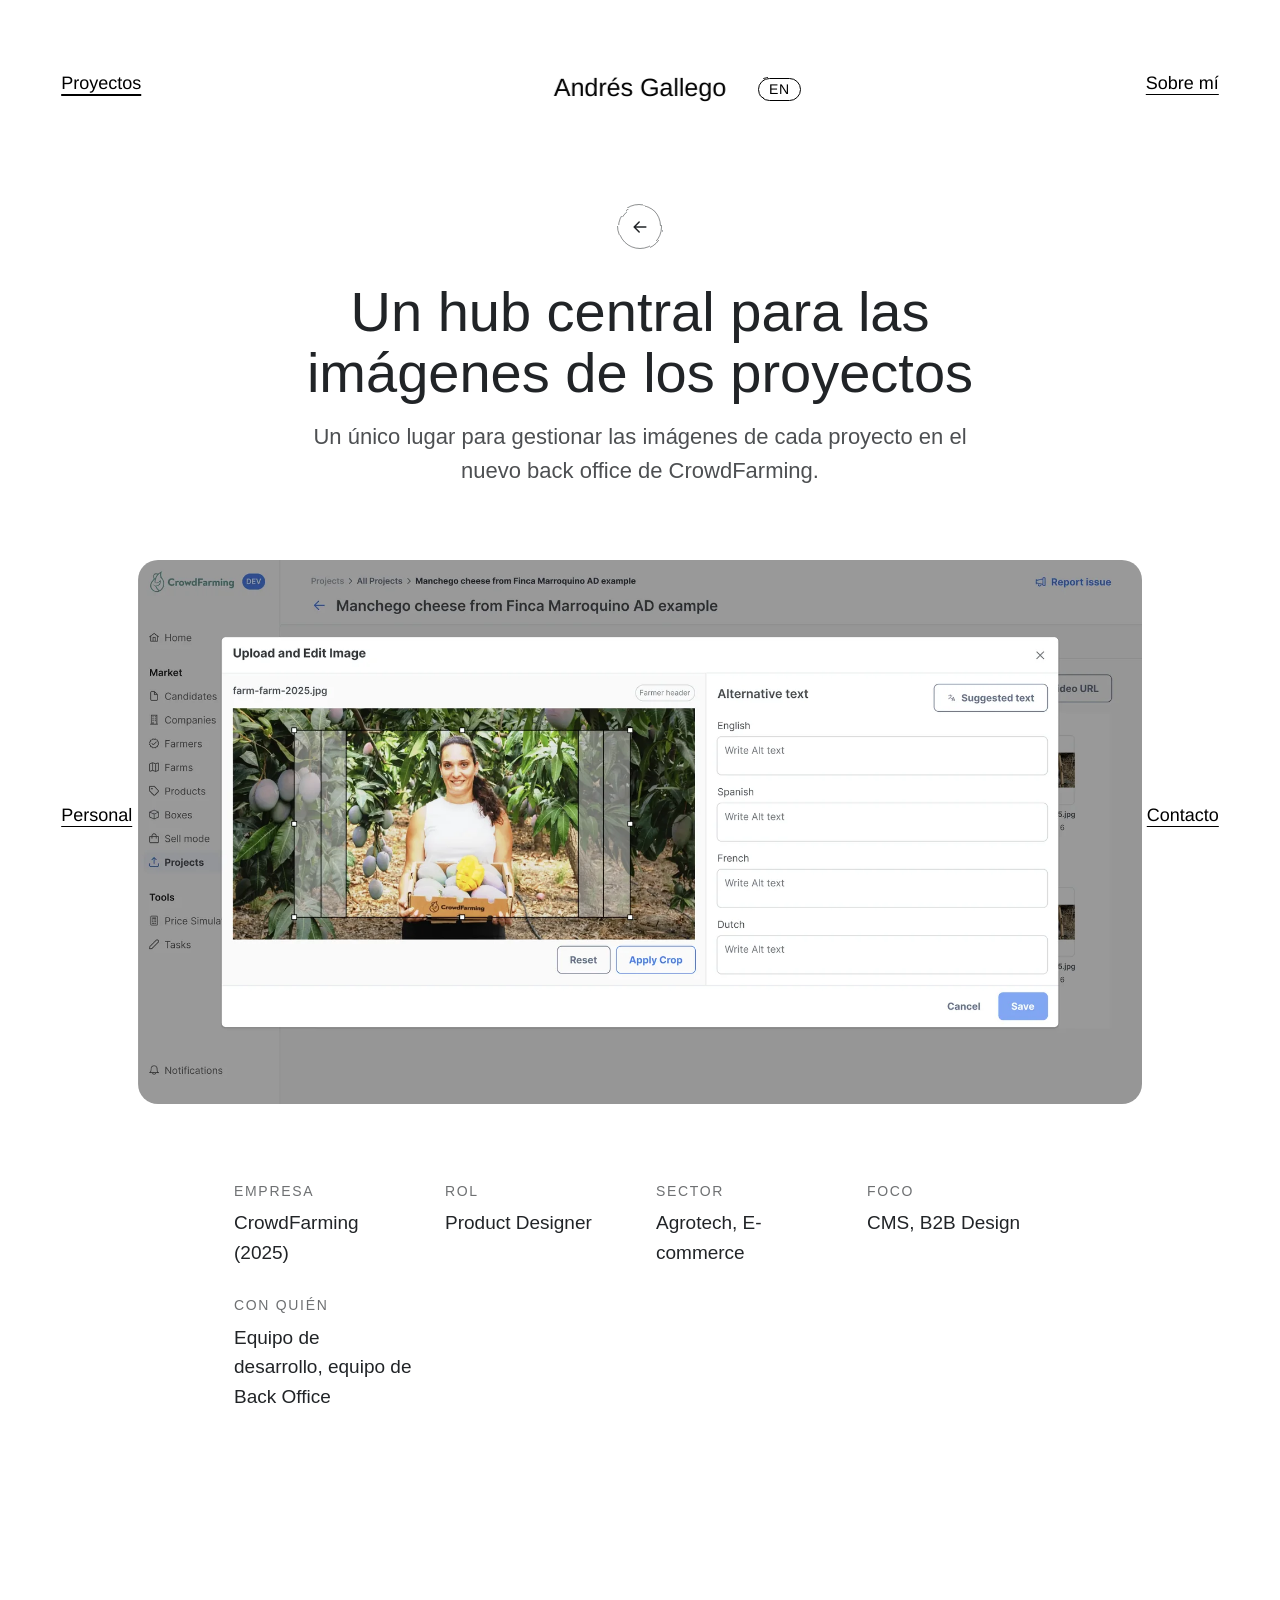
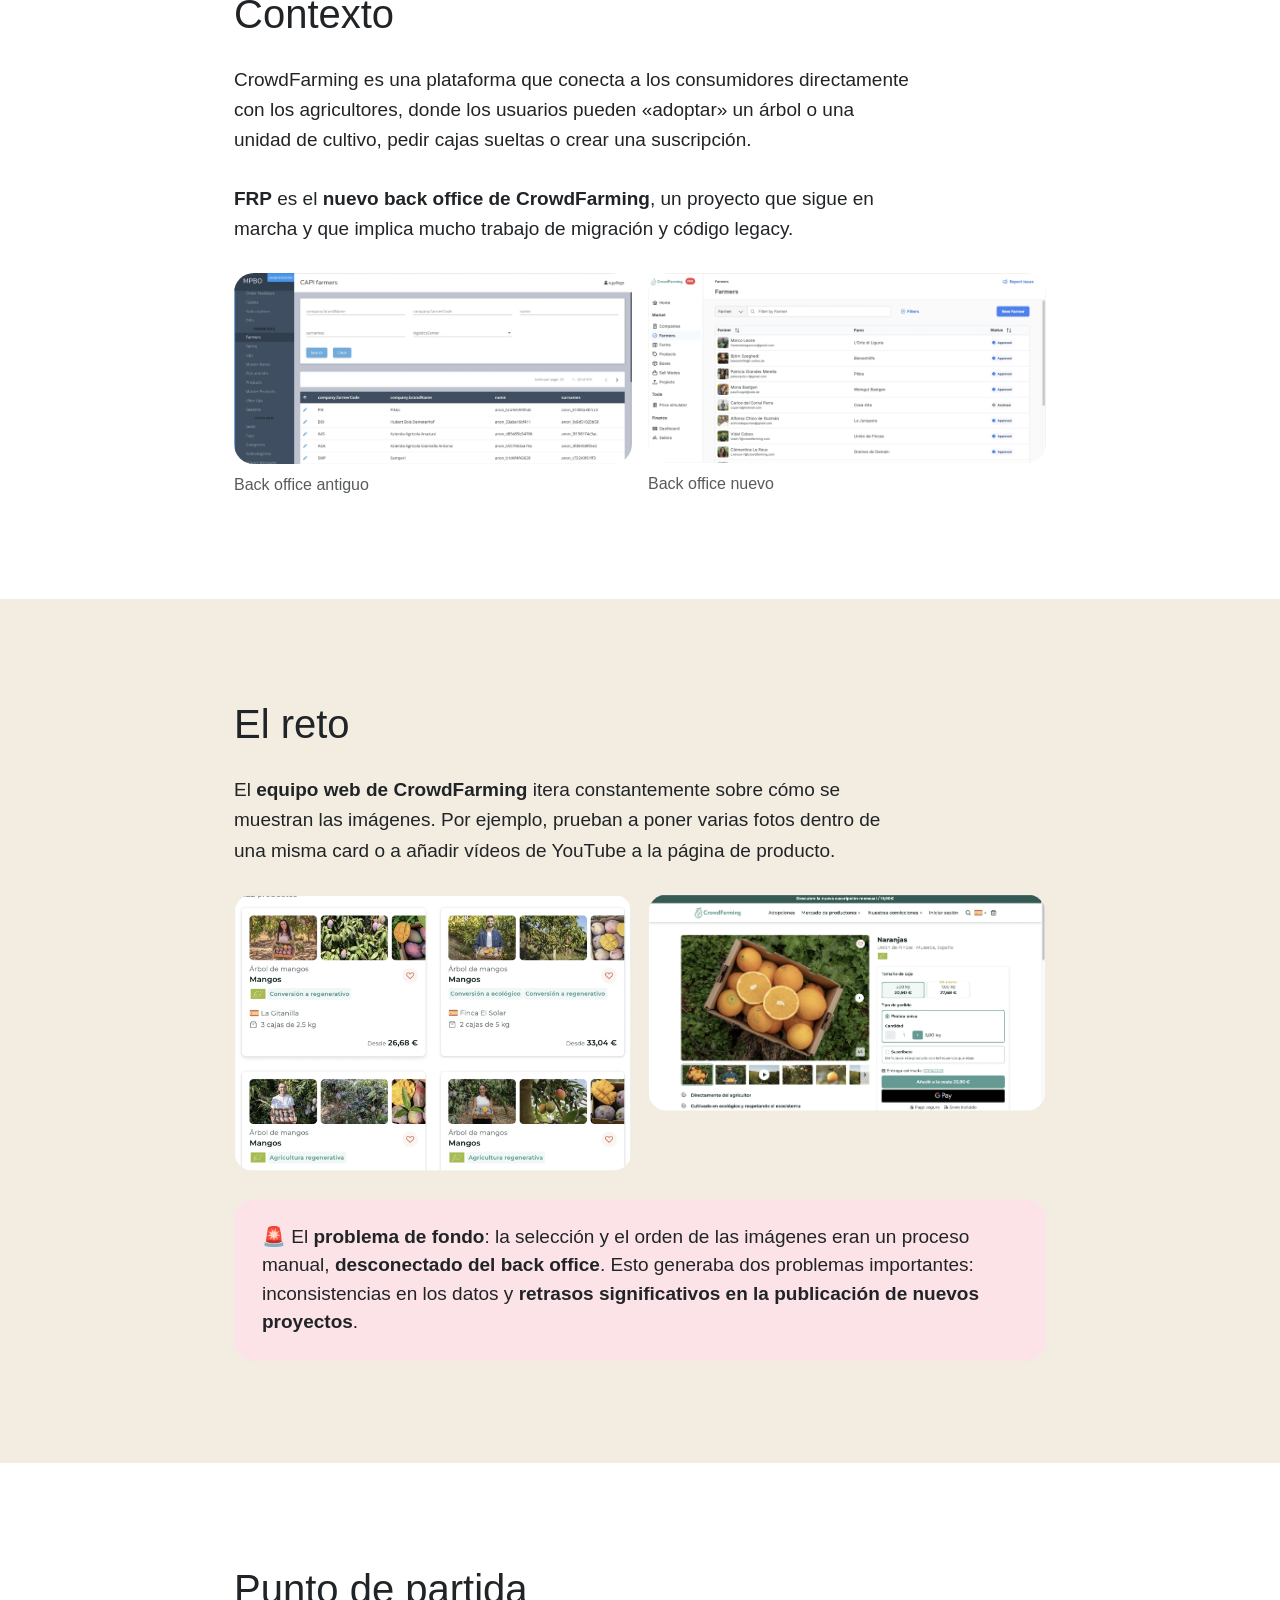
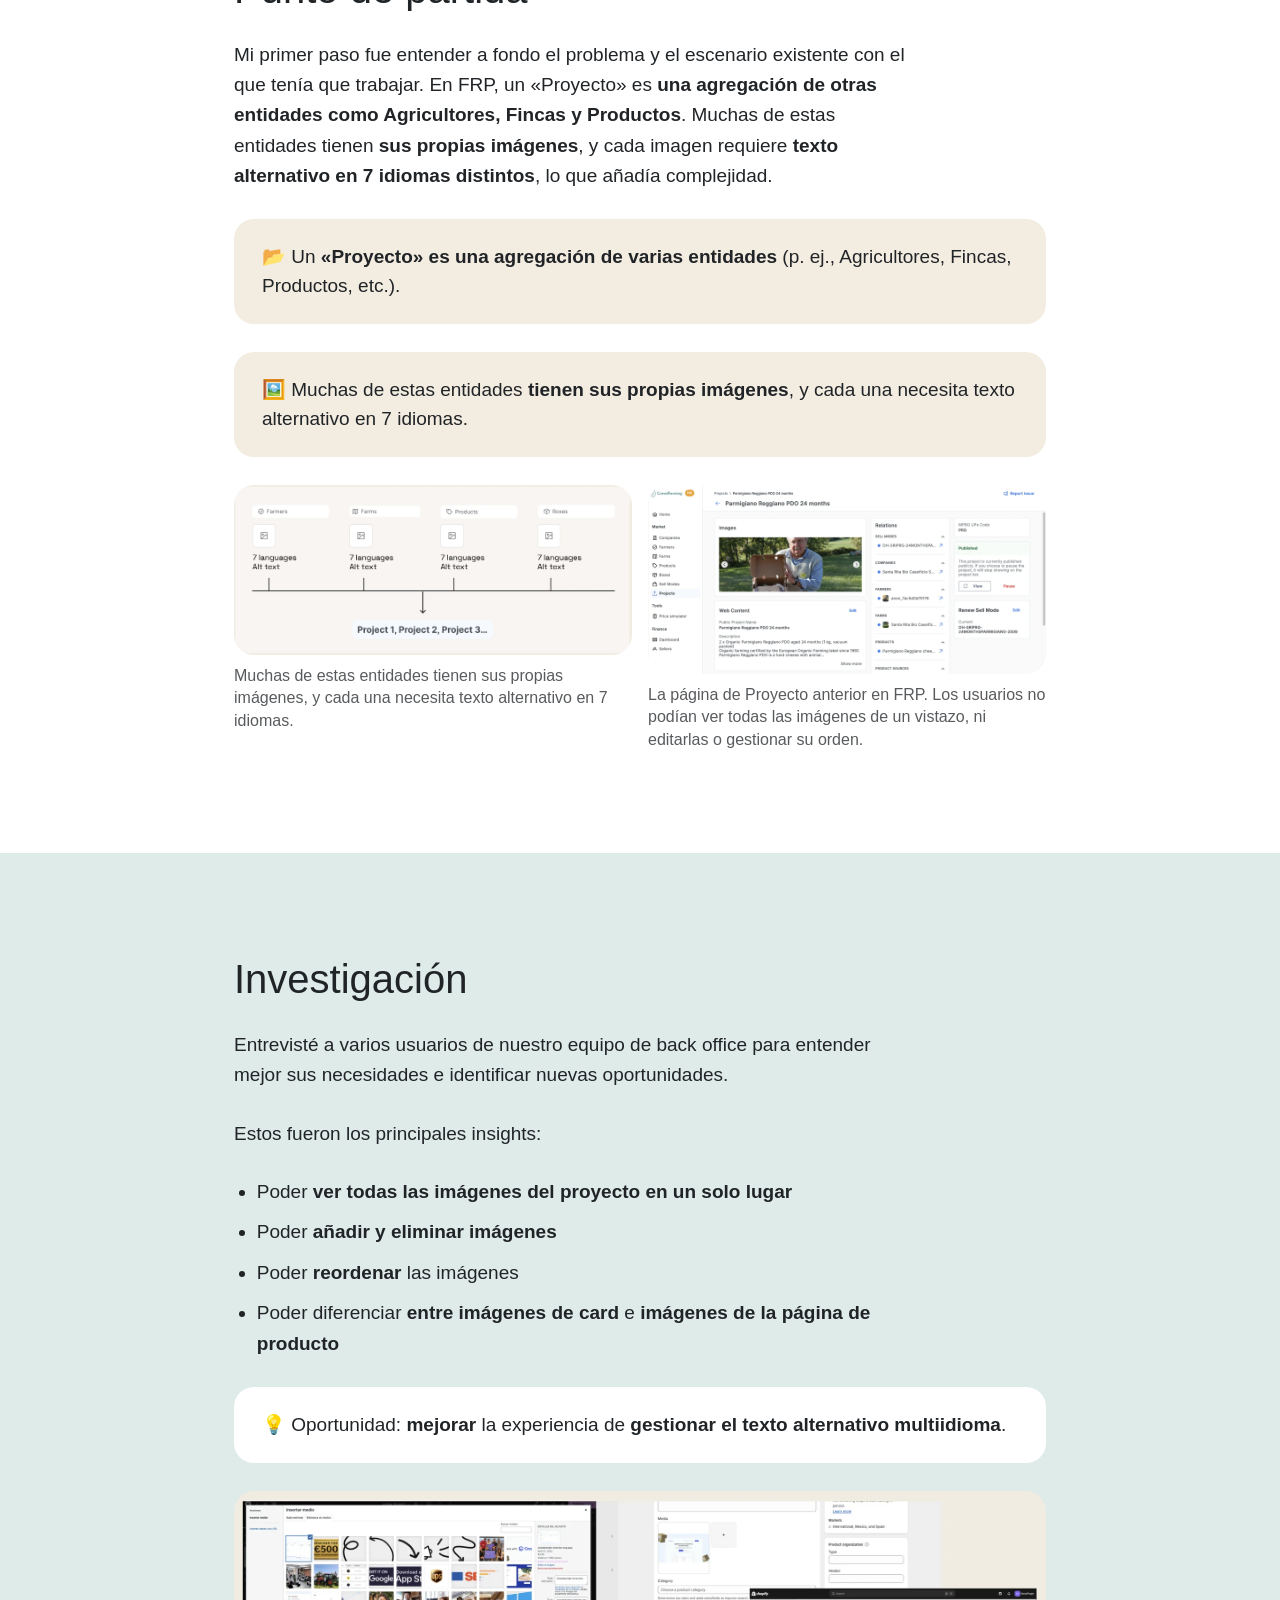
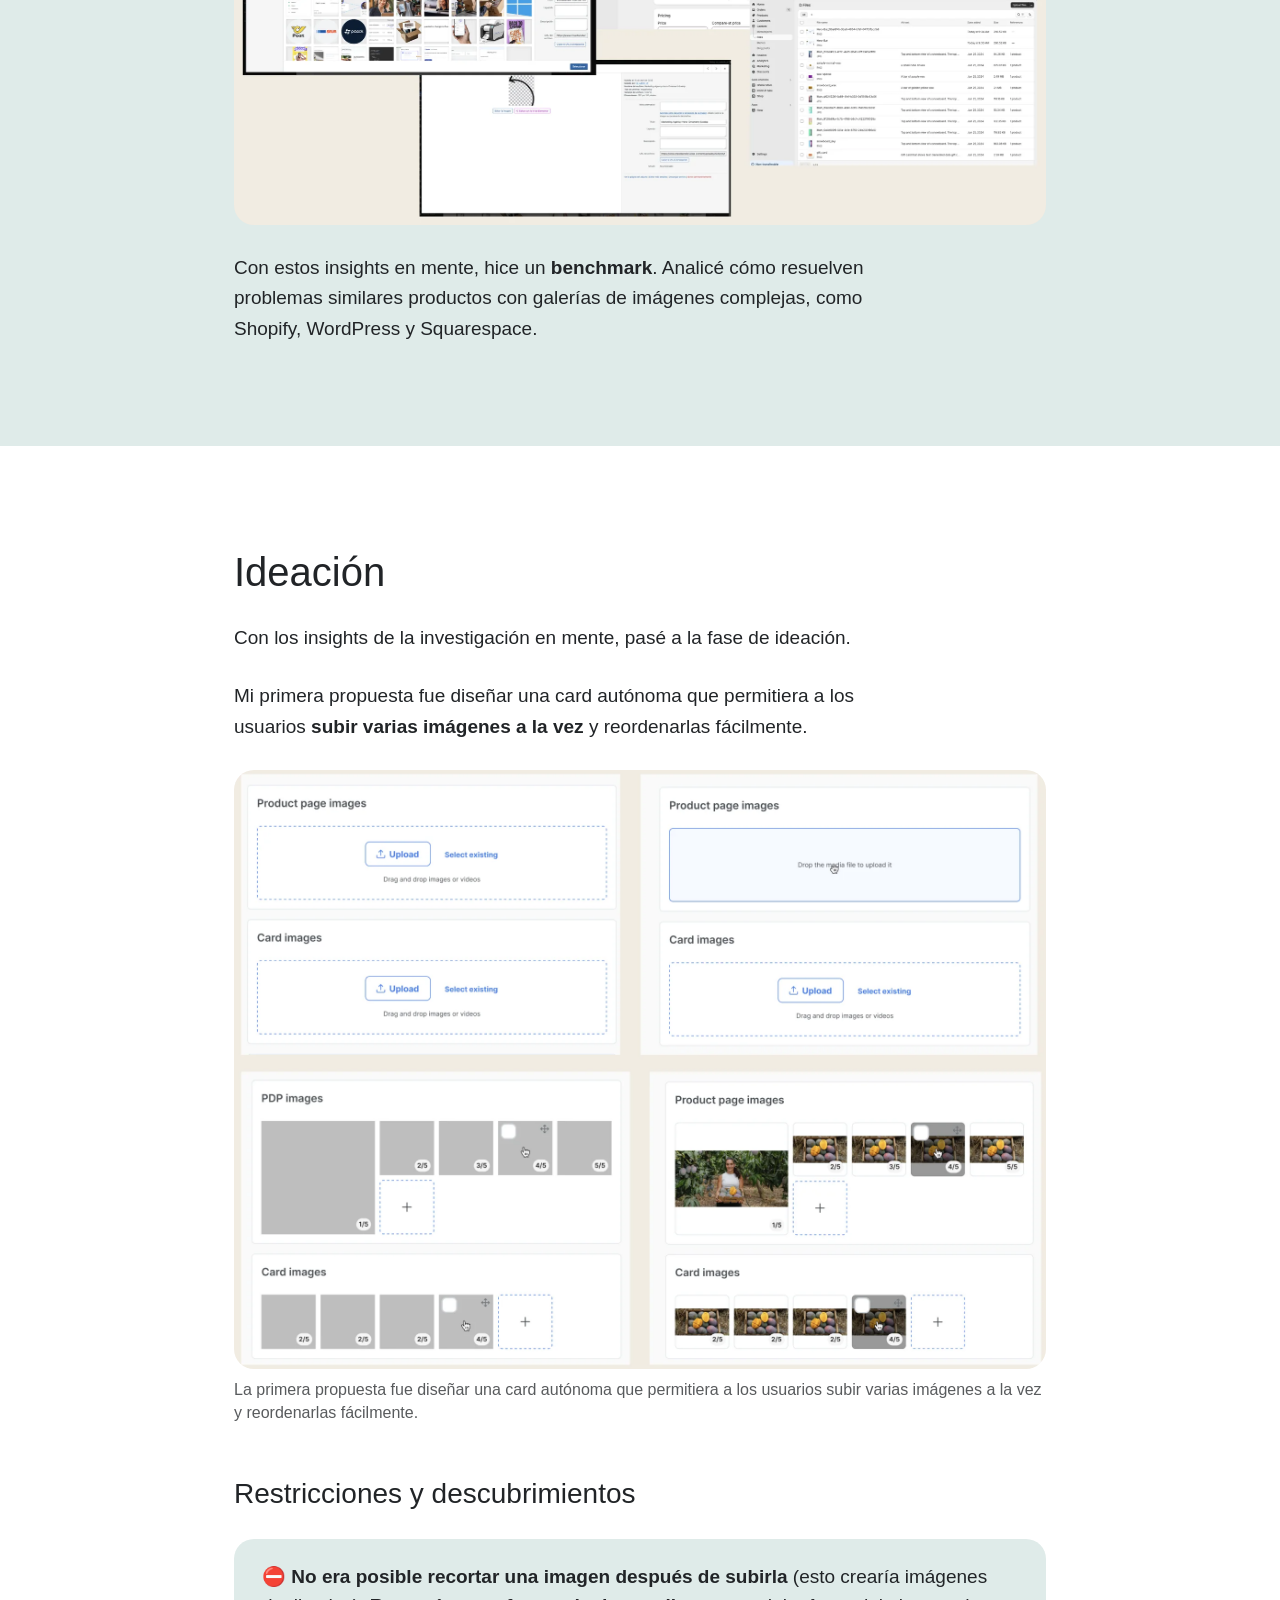
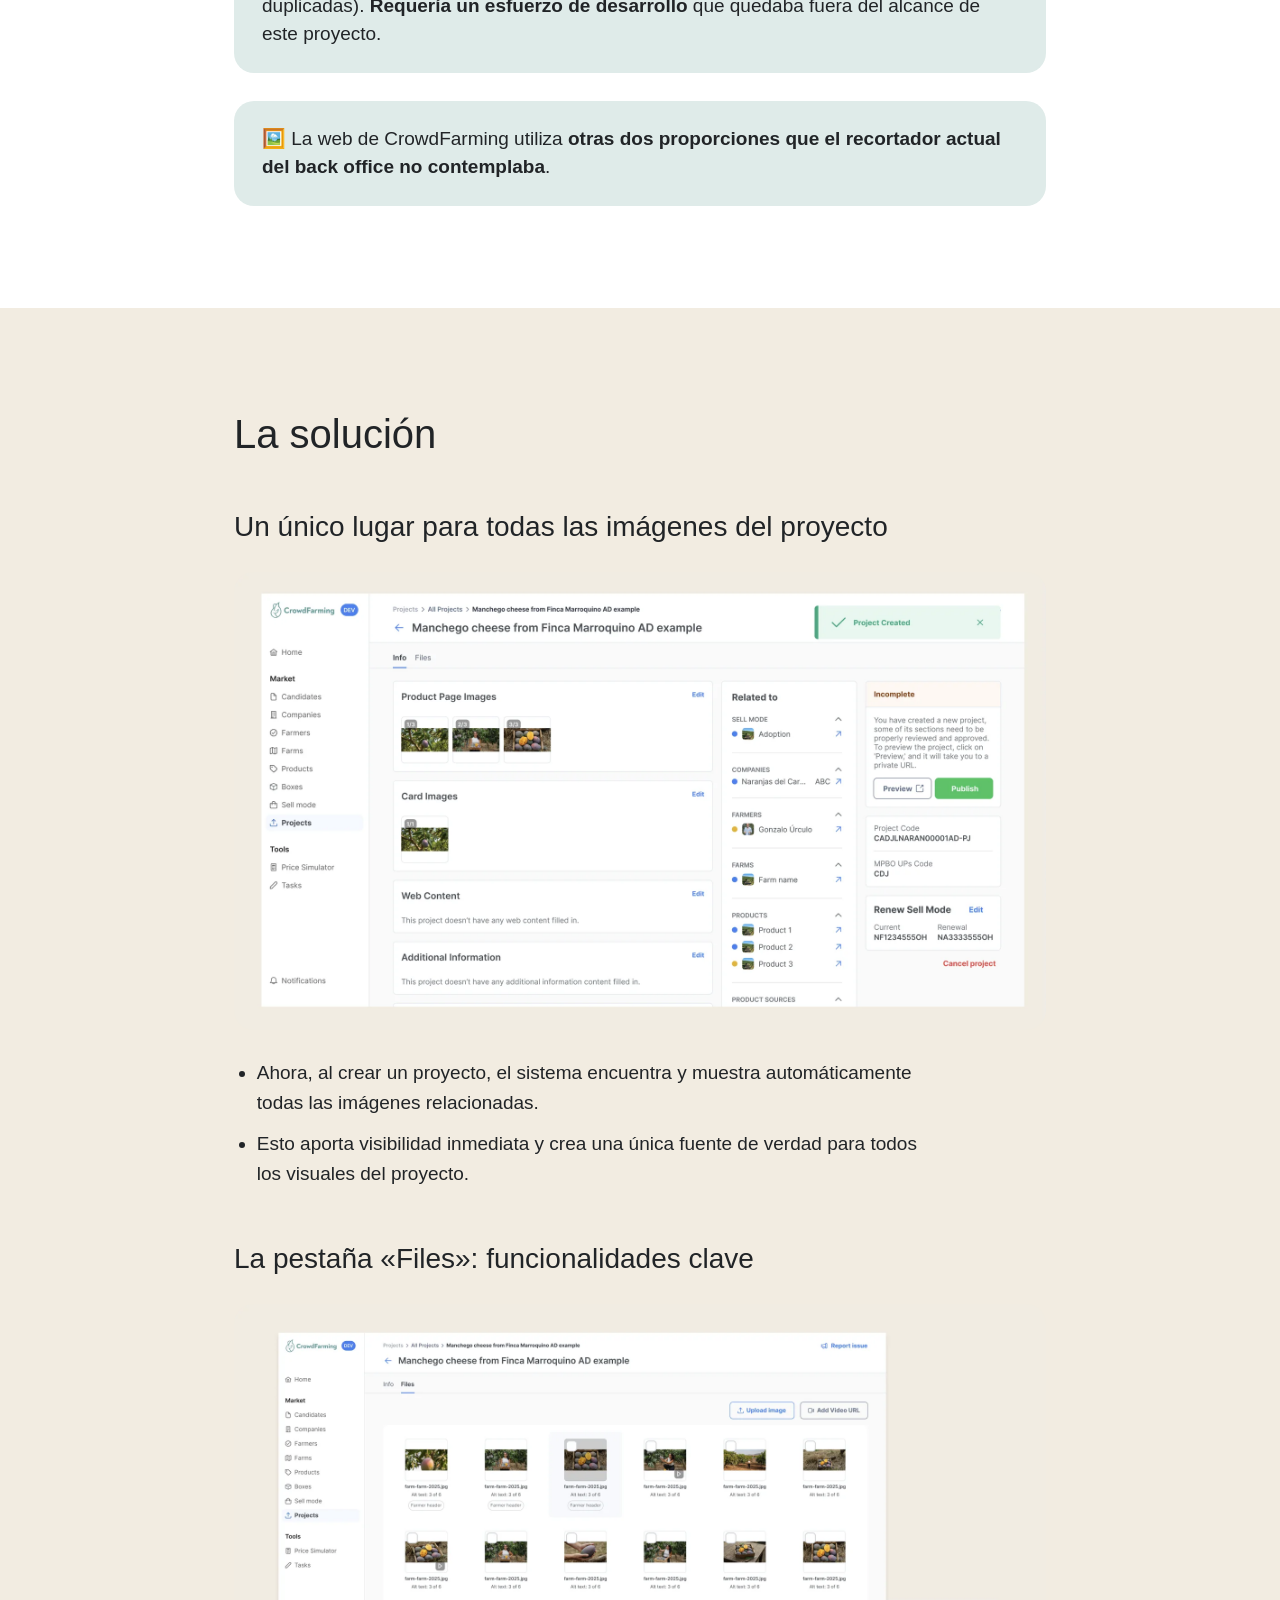
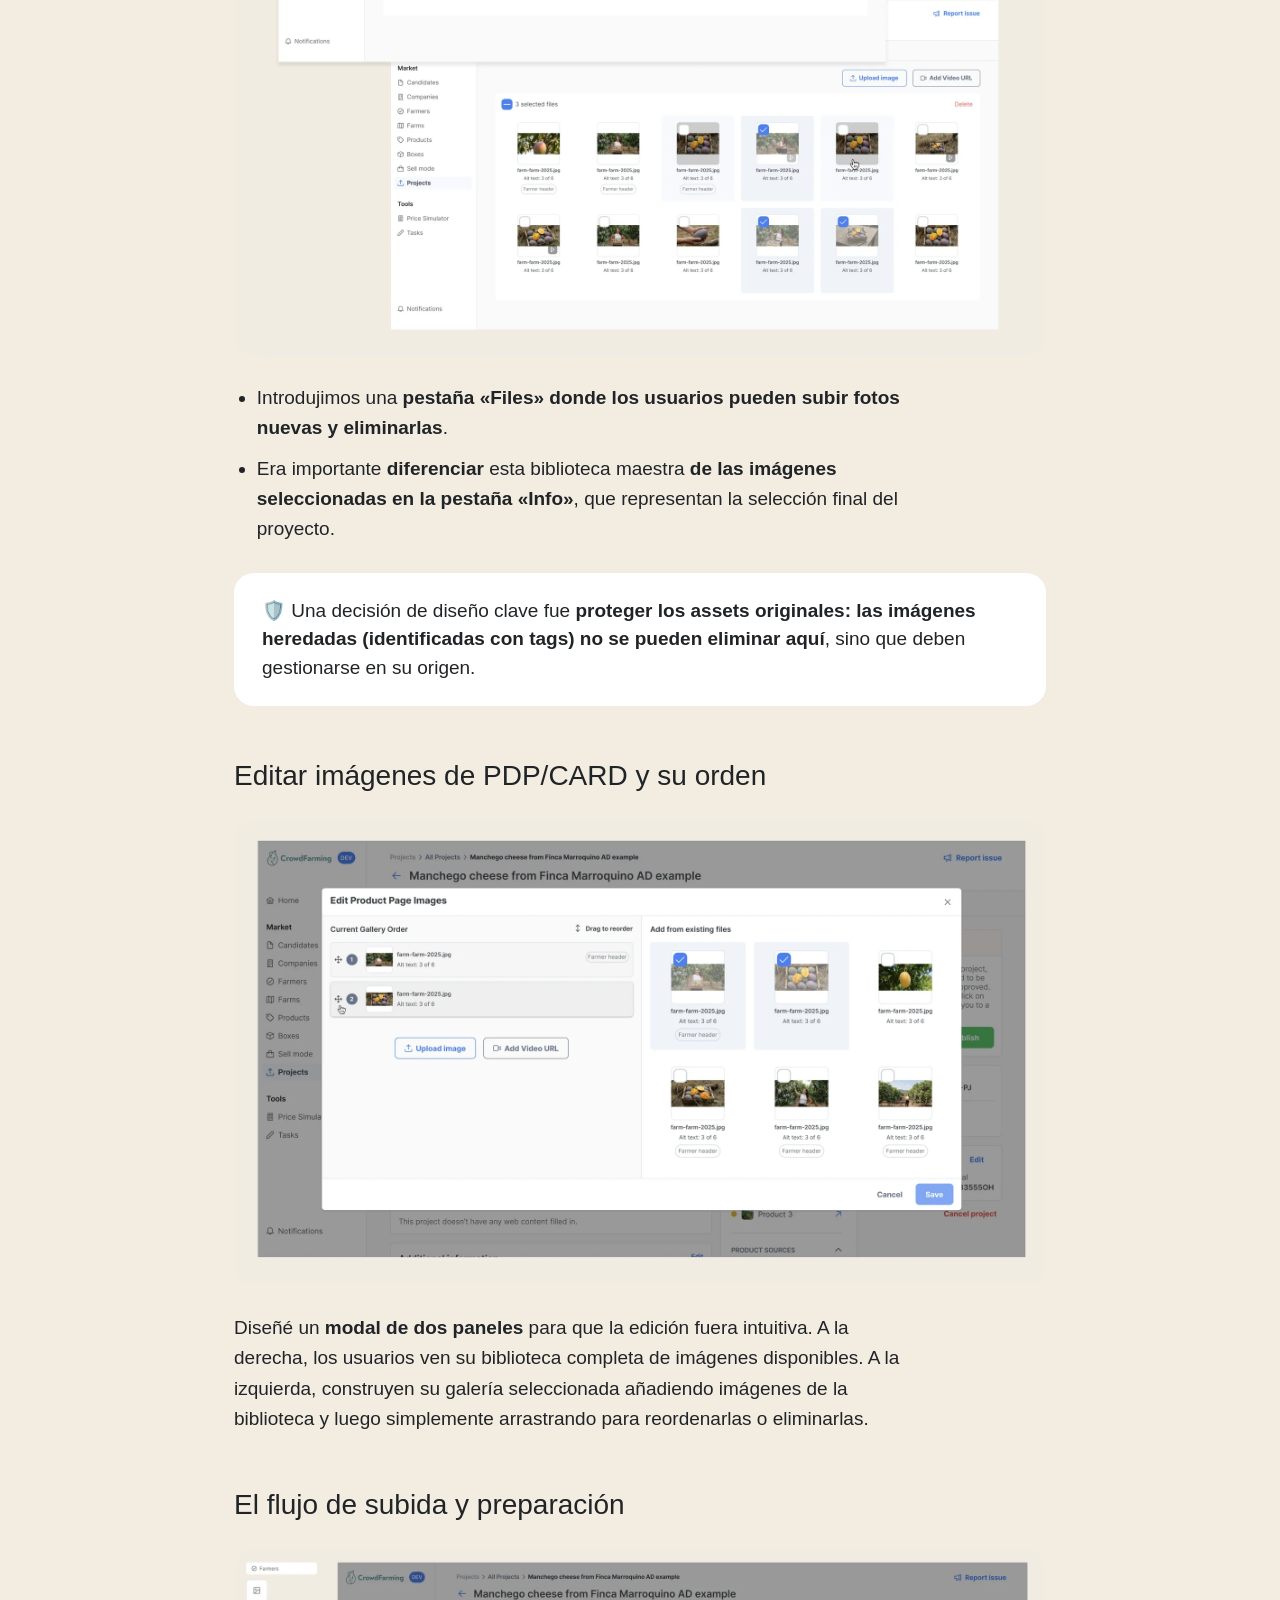
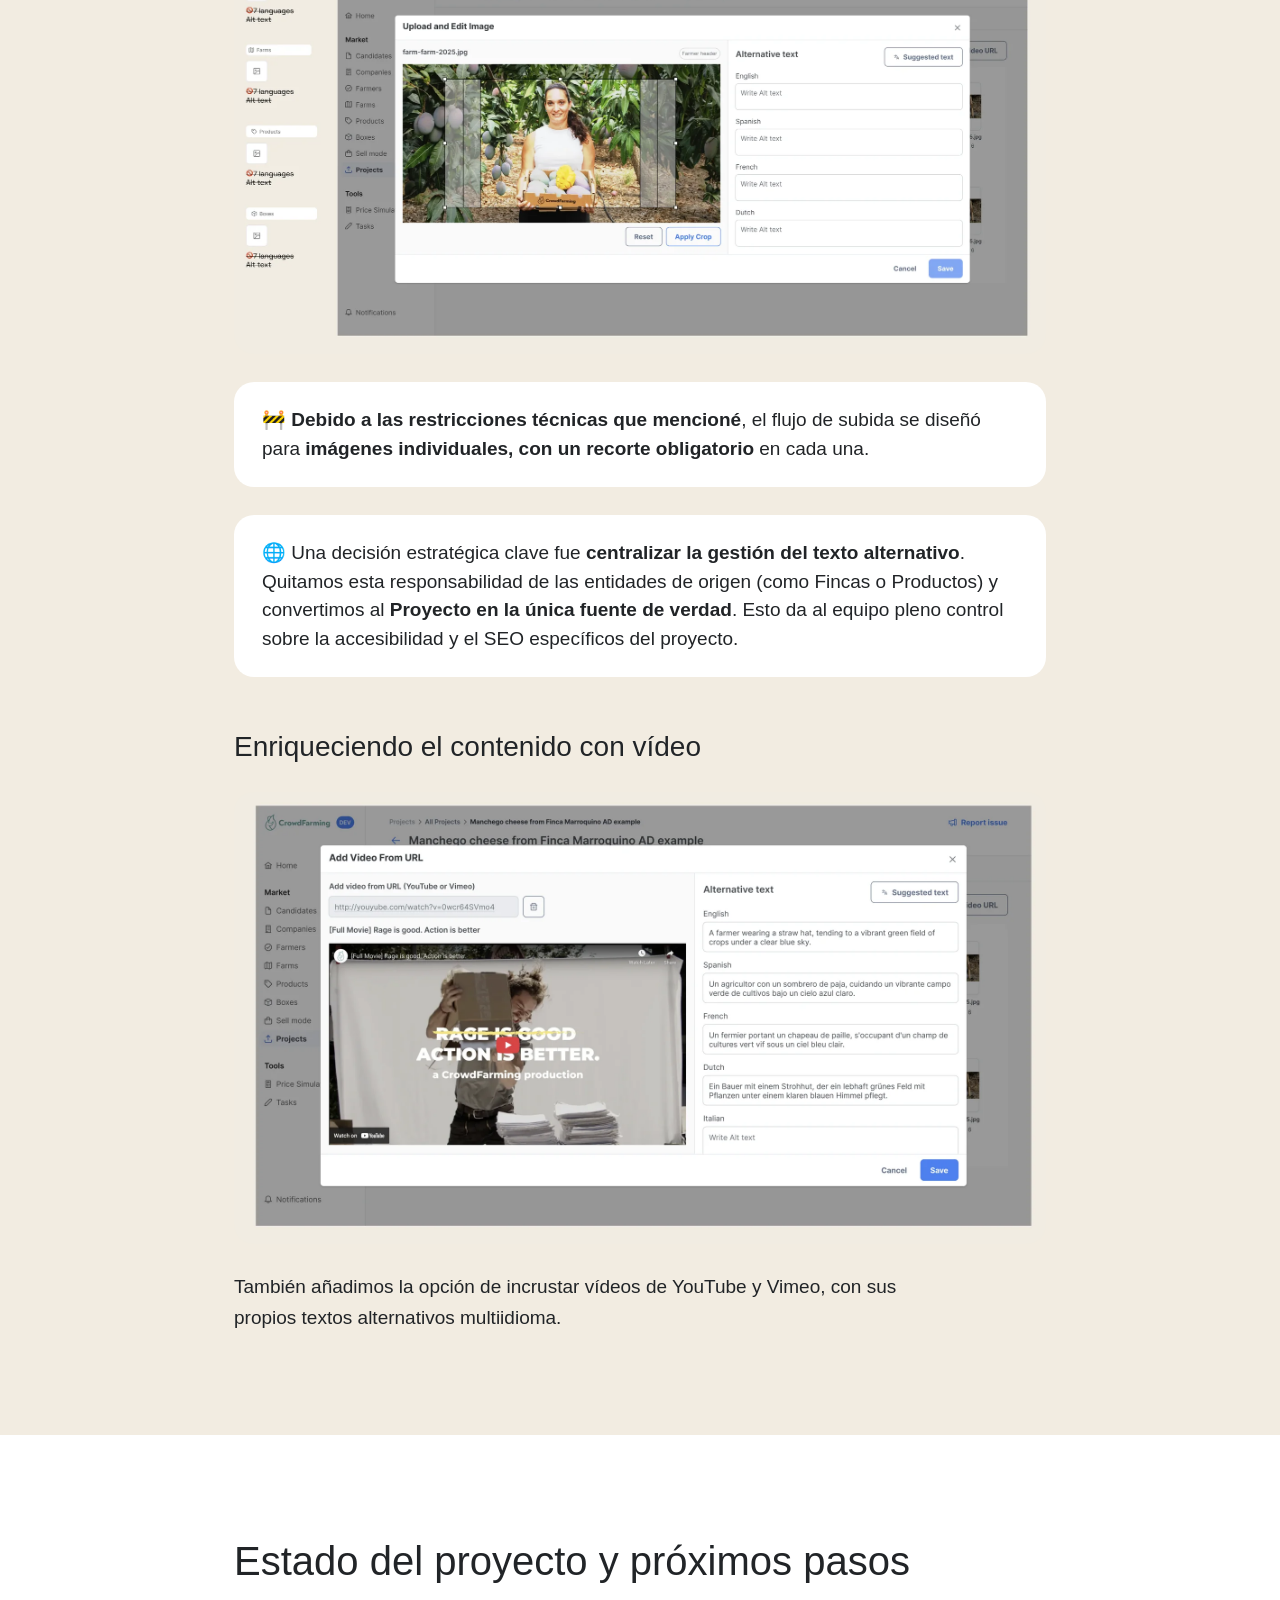
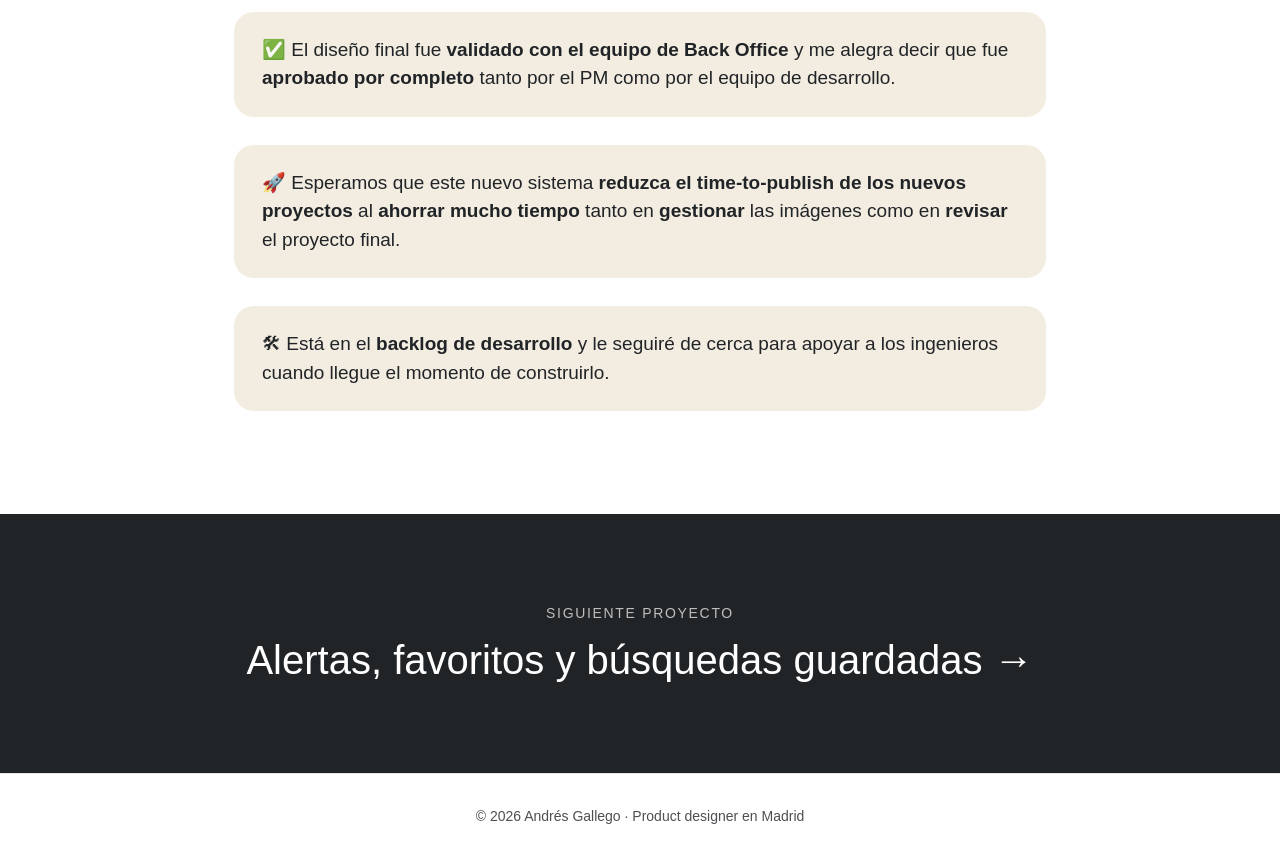
<file: hub-imagenes.html>
<!doctype html>
<html lang="es">
<head>
<meta charset="utf-8">
<meta name="viewport" content="width=device-width, initial-scale=1">
<title>Un hub central para las imágenes de los proyectos · Andrés Gallego</title>
<meta name="description" content="Un único lugar para gestionar las imágenes de cada proyecto en el nuevo back office de CrowdFarming.">
<meta name="author" content="Andrés Gallego">
<meta name="theme-color" content="#212427">
<link rel="canonical" href="https://andresgallego.com/hub-imagenes">
<link rel="alternate" hreflang="es" href="https://andresgallego.com/hub-imagenes">
<link rel="alternate" hreflang="en" href="https://andresgallego.com/en/central-image-hub">
<link rel="alternate" hreflang="x-default" href="https://andresgallego.com/hub-imagenes">
<meta property="og:type" content="website">
<meta property="og:site_name" content="Andrés Gallego">
<meta property="og:title" content="Un hub central para las imágenes de los proyectos · Andrés Gallego">
<meta property="og:description" content="Un único lugar para gestionar las imágenes de cada proyecto en el nuevo back office de CrowdFarming.">
<meta property="og:url" content="https://andresgallego.com/hub-imagenes">
<meta property="og:image" content="https://andresgallego.com/assets/img/og-image.jpg">
<meta property="og:image:width" content="1200">
<meta property="og:image:height" content="630">
<meta property="og:image:alt" content="Andrés Gallego, product designer en Madrid">
<meta property="og:locale" content="es_ES">
<meta property="og:locale:alternate" content="en_GB">
<meta name="twitter:card" content="summary_large_image">
<meta name="twitter:title" content="Un hub central para las imágenes de los proyectos · Andrés Gallego">
<meta name="twitter:description" content="Un único lugar para gestionar las imágenes de cada proyecto en el nuevo back office de CrowdFarming.">
<meta name="twitter:image" content="https://andresgallego.com/assets/img/og-image.jpg">

<link rel="preconnect" href="https://api.fontshare.com">
<link rel="preconnect" href="https://fonts.googleapis.com">
<link rel="preconnect" href="https://fonts.gstatic.com" crossorigin>
<link rel="stylesheet" href="https://fonts.googleapis.com/css2?family=Libre+Baskerville:ital@0;1&display=swap">
<link rel="stylesheet" href="https://api.fontshare.com/v2/css?f[]=switzer@400,500,600&display=swap">
<link rel="icon" type="image/png" sizes="32x32" href="assets/img/favicon-32.png">
<link rel="icon" type="image/png" sizes="192x192" href="assets/img/favicon-192.png">
<link rel="apple-touch-icon" href="assets/img/apple-touch-icon.png">
<link rel="stylesheet" href="assets/css/style.css">
<style>
.cargando{position:fixed;inset:0;z-index:9999;display:grid;place-content:center;justify-items:center;gap:4px;background:#fff;opacity:0;pointer-events:none;animation:cargando-entra .3s ease 1.2s forwards;transition:opacity .4s ease}
.cargando.fuera{animation:none;opacity:0!important;visibility:hidden;transition:opacity .4s ease,visibility 0s .4s}
@keyframes cargando-entra{to{opacity:1;pointer-events:auto}}
.cargando__cab{width:150px;height:auto;min-height:213px;display:block}
.cargando__puntos{display:flex;gap:9px;height:14px;align-items:center}
.cargando__puntos i{width:9px;height:9px;border-radius:50%;background:#212427;animation:cargando-punto 1.2s ease-in-out infinite}
.cargando__puntos i:nth-child(2){animation-delay:.2s}.cargando__puntos i:nth-child(3){animation-delay:.4s}
@keyframes cargando-punto{0%,70%,100%{opacity:.18;transform:scale(.8)}35%{opacity:1;transform:scale(1.1)}}
@media (prefers-reduced-motion:reduce){.cargando__puntos i{animation:none;opacity:.6}}
</style>
<noscript><style>.cargando{display:none}</style></noscript>
<script src="assets/js/main.js" defer></script>
</head>
<body>
<div class="cargando" id="cargando" role="status" aria-live="polite"><img class="cargando__cab" data-src="assets/img/cabezon-mini.webp" alt=""><div class="cargando__puntos" aria-hidden="true"><i></i><i></i><i></i></div><span class="solo-lectores">Cargando…</span></div>
<script>(function(){var c=document.getElementById("cargando");if(!c)return;setTimeout(function(){var i=c.querySelector("img");if(i&&c.parentNode&&!c.classList.contains("fuera"))i.src=i.getAttribute("data-src")},600);var f=function(){c.classList.add("fuera");setTimeout(function(){c.remove()},600)};if(document.readyState==="complete")f();else{window.addEventListener("load",f);setTimeout(f,12000)}})();</script>
<a class="skip" href="#main">Saltar al contenido</a>
<svg width="0" height="0" style="position:absolute" aria-hidden="true" focusable="false"><filter id="trazo" x="-12%" y="-50%" width="124%" height="200%"><feTurbulence type="fractalNoise" baseFrequency="0.035 0.06" numOctaves="2" seed="7" result="n"/><feDisplacementMap in="SourceGraphic" in2="n" scale="6"/></filter><filter id="trazo-fino" x="-12%" y="-50%" width="124%" height="200%"><feTurbulence type="fractalNoise" baseFrequency="0.05 0.08" numOctaves="2" seed="7" result="n"/><feDisplacementMap in="SourceGraphic" in2="n" scale="2.5"/></filter><filter id="trazo-card" x="-2%" y="-2%" width="104%" height="104%"><feTurbulence type="fractalNoise" baseFrequency="0.012 0.02" numOctaves="2" seed="7" result="n"/><feDisplacementMap in="SourceGraphic" in2="n" scale="9"/></filter></svg>
<nav class="site-nav" aria-label="Principal">
  <a class="nav-name" href="./">Andrés Gallego</a>
  <a class="nav-lang" href="en/central-image-hub" hreflang="en" lang="en" aria-label="Read this page in English">EN</a>
  <div class="m-cabecera">
    <a class="m-id" href="./"><span class="m-foto"><img src="assets/img/andres.jpg" alt=""></span><span class="m-nombre">Andrés Gallego</span></a>
    <div class="m-acciones">
      <a class="m-btn" href="mailto:andresgallego.design@gmail.com" aria-label="Enviar un email a Andrés"><svg viewBox="0 0 24 24" width="18" height="18" fill="none" stroke="currentColor" stroke-width="1.6" stroke-linecap="round" stroke-linejoin="round" aria-hidden="true"><rect x="3" y="5" width="18" height="14" rx="2.5"/><path d="m4 7.5 8 6 8-6"/></svg></a>
      <a class="m-btn" href="https://www.linkedin.com/in/andres-gallego/" target="_blank" rel="noopener" aria-label="LinkedIn de Andrés"><svg viewBox="0 0 24 24" width="17" height="17" fill="currentColor" aria-hidden="true"><path d="M5.2 9.2h3.1V19H5.2zM6.75 4.6a1.8 1.8 0 1 1 0 3.6 1.8 1.8 0 0 1 0-3.6zM10.4 9.2h3v1.35h.04c.42-.8 1.45-1.65 2.98-1.65 3.18 0 3.77 2.1 3.77 4.8V19h-3.1v-4.7c0-1.12-.02-2.56-1.56-2.56-1.56 0-1.8 1.22-1.8 2.48V19h-3.1z"/></svg></a>
      <a class="m-btn m-lang" href="en/central-image-hub" hreflang="en" lang="en" aria-label="Read this page in English">EN</a>
    </div>
  </div>
  <div class="nav-pill">
    <a class="nav-tl" href="./#trabajos" aria-current="page">Proyectos</a>
    <a class="nav-tr" href="sobre-mi">Sobre mí</a>
    <a class="nav-bl" href="personal">Personal</a>
    <a class="nav-br" href="./#contacto">Contacto</a>
  </div>
</nav>
<main id="main" class="page">
<header class="cs-hero"><a class="volver" href="./" aria-label="Volver a proyectos"><svg viewBox="0 0 24 24" aria-hidden="true"><path d="M19 12H5.5M11 6l-6 6 6 6" fill="none" stroke="currentColor" stroke-width="1.8" stroke-linecap="round" stroke-linejoin="round"/></svg></a><h1>Un hub central para las imágenes de los proyectos</h1><p class="sub">Un único lugar para gestionar las imágenes de cada proyecto en el nuevo back office de CrowdFarming.</p></header>
<div class="cs-portada"><figure class="media "><div class="media__box" style="--ratio:16 / 9"><img src="assets/img/hub-imagenes-portada.webp" alt="Portada del hub de imágenes" loading="lazy"></div></figure></div>
<dl class="cs-meta"><div><dt>Empresa</dt><dd>CrowdFarming (2025)</dd></div><div><dt>Rol</dt><dd>Product Designer</dd></div><div><dt>Sector</dt><dd>Agrotech, E-commerce</dd></div><div><dt>Foco</dt><dd>CMS, B2B Design</dd></div><div><dt>Con quién</dt><dd>Equipo de desarrollo, equipo de Back Office</dd></div></dl>
<section class="cs-section"><div class="cs-wrap"><h2>Contexto</h2>
<p>CrowdFarming es una plataforma que conecta a los consumidores directamente con los agricultores, donde los usuarios pueden «adoptar» un árbol o una unidad de cultivo, pedir cajas sueltas o crear una suscripción.</p>
<p><strong>FRP</strong> es el <strong>nuevo back office de CrowdFarming</strong>, un proyecto que sigue en marcha y que implica mucho trabajo de migración y código legacy.</p>
<div class="duo"><figure class="media "><div class="media__box" style="--ratio:16 / 10"><img src="assets/img/hub-backoffice-antiguo.webp" alt="Back office antiguo" loading="lazy"></div><figcaption>Back office antiguo</figcaption></figure><figure class="media "><div class="media__box" style="--ratio:16 / 10"><img src="assets/img/hub-backoffice-nuevo.webp" alt="Back office nuevo" loading="lazy"></div><figcaption>Back office nuevo</figcaption></figure></div>
</div></section>
<section class="cs-section cs-section--veis"><div class="cs-wrap"><h2>El reto</h2>
<p>El <strong>equipo web de CrowdFarming</strong> itera constantemente sobre cómo se muestran las imágenes. Por ejemplo, prueban a poner varias fotos dentro de una misma card o a añadir vídeos de YouTube a la página de producto.</p>
<div class="duo"><figure class="media "><div class="media__box" style="--ratio:16 / 10"><img src="assets/img/hub-reto-1.webp" alt="Variante de card con varias fotos" loading="lazy"></div></figure><figure class="media "><div class="media__box" style="--ratio:16 / 10"><img src="assets/img/hub-reto-2.webp" alt="Página de producto con vídeo" loading="lazy"></div></figure></div>
<div class="callout callout--aviso">🚨 El <strong>problema de fondo</strong>: la selección y el orden de las imágenes eran un proceso manual, <strong>desconectado del back office</strong>. Esto generaba dos problemas importantes: inconsistencias en los datos y <strong>retrasos significativos en la publicación de nuevos proyectos</strong>.</div>
</div></section>
<section class="cs-section"><div class="cs-wrap"><h2>Punto de partida</h2>
<p>Mi primer paso fue entender a fondo el problema y el escenario existente con el que tenía que trabajar. En FRP, un «Proyecto» es <strong>una agregación de otras entidades como Agricultores, Fincas y Productos</strong>. Muchas de estas entidades tienen <strong>sus propias imágenes</strong>, y cada imagen requiere <strong>texto alternativo en 7 idiomas distintos</strong>, lo que añadía complejidad.</p>
<div class="callout callout--gris">📂 Un <strong>«Proyecto» es una agregación de varias entidades</strong> (p. ej., Agricultores, Fincas, Productos, etc.).</div>
<div class="callout callout--gris">🖼️ Muchas de estas entidades <strong>tienen sus propias imágenes</strong>, y cada una necesita texto alternativo en 7 idiomas.</div>
<div class="duo"><figure class="media "><div class="media__box" style="--ratio:16 / 10"><img src="assets/img/hub-punto-partida-1.webp" alt="Entidades con sus propias imágenes" loading="lazy"></div><figcaption>Muchas de estas entidades tienen sus propias imágenes, y cada una necesita texto alternativo en 7 idiomas.</figcaption></figure><figure class="media "><div class="media__box" style="--ratio:16 / 10"><img src="assets/img/hub-punto-partida-2.webp" alt="Página de Proyecto anterior en FRP" loading="lazy"></div><figcaption>La página de Proyecto anterior en FRP. Los usuarios no podían ver todas las imágenes de un vistazo, ni editarlas o gestionar su orden.</figcaption></figure></div>
</div></section>
<section class="cs-section cs-section--fondito"><div class="cs-wrap"><h2>Investigación</h2>
<p>Entrevisté a varios usuarios de nuestro equipo de back office para entender mejor sus necesidades e identificar nuevas oportunidades.</p>
<p>Estos fueron los principales insights:</p>
<ul><li>Poder <strong>ver todas las imágenes del proyecto en un solo lugar</strong></li><li>Poder <strong>añadir y eliminar imágenes</strong></li><li>Poder <strong>reordenar</strong> las imágenes</li><li>Poder diferenciar <strong>entre imágenes de card</strong> e <strong>imágenes de la página de producto</strong></li></ul>
<div class="callout ">💡 Oportunidad: <strong>mejorar</strong> la experiencia de <strong>gestionar el texto alternativo multiidioma</strong>.</div>
<figure class="media "><div class="media__box" style="--ratio:16 / 10"><img src="assets/img/hub-insights.webp" alt="Resumen de insights de la investigación" loading="lazy"></div></figure>
<p>Con estos insights en mente, hice un <strong>benchmark</strong>. Analicé cómo resuelven problemas similares productos con galerías de imágenes complejas, como Shopify, WordPress y Squarespace.</p>
</div></section>
<section class="cs-section"><div class="cs-wrap"><h2>Ideación</h2>
<p>Con los insights de la investigación en mente, pasé a la fase de ideación.</p>
<p>Mi primera propuesta fue diseñar una card autónoma que permitiera a los usuarios <strong>subir varias imágenes a la vez</strong> y reordenarlas fácilmente.</p>
<figure class="media "><div class="media__box" style="--ratio:16 / 10"><img src="assets/img/hub-ideacion.webp" alt="Primera propuesta: card autónoma de subida múltiple" loading="lazy"></div><figcaption>La primera propuesta fue diseñar una card autónoma que permitiera a los usuarios subir varias imágenes a la vez y reordenarlas fácilmente.</figcaption></figure>
<h3>Restricciones y descubrimientos</h3>
<div class="callout ">⛔ <strong>No era posible recortar una imagen después de subirla</strong> (esto crearía imágenes duplicadas). <strong>Requería un esfuerzo de desarrollo</strong> que quedaba fuera del alcance de este proyecto.</div>
<div class="callout ">🖼️ La web de CrowdFarming utiliza <strong>otras dos proporciones que el recortador actual del back office no contemplaba</strong>.</div>
</div></section>
<section class="cs-section cs-section--veis"><div class="cs-wrap"><h2>La solución</h2>
<h3>Un único lugar para todas las imágenes del proyecto</h3>
<figure class="media "><div class="media__box" style="--ratio:16 / 10"><img src="assets/img/hub-solucion-1.webp" alt="Todas las imágenes del proyecto en un solo lugar" loading="lazy"></div></figure>
<ul><li>Ahora, al crear un proyecto, el sistema encuentra y muestra automáticamente todas las imágenes relacionadas.</li><li>Esto aporta visibilidad inmediata y crea una única fuente de verdad para todos los visuales del proyecto.</li></ul>
<h3>La pestaña «Files»: funcionalidades clave</h3>
<figure class="media "><div class="media__box" style="--ratio:16 / 10"><img src="assets/img/hub-files.webp" alt="Pestaña Files" loading="lazy"></div></figure>
<ul><li>Introdujimos una <strong>pestaña «Files» donde los usuarios pueden subir fotos nuevas y eliminarlas</strong>.</li><li>Era importante <strong>diferenciar</strong> esta biblioteca maestra <strong>de las imágenes seleccionadas en la pestaña «Info»</strong>, que representan la selección final del proyecto.</li></ul>
<div class="callout ">🛡️ Una decisión de diseño clave fue <strong>proteger los assets originales: las imágenes heredadas (identificadas con tags) no se pueden eliminar aquí</strong>, sino que deben gestionarse en su origen.</div>
<h3>Editar imágenes de PDP/CARD y su orden</h3>
<figure class="media "><div class="media__box" style="--ratio:16 / 10"><img src="assets/img/hub-modal.webp" alt="Modal de dos paneles para editar imágenes" loading="lazy"></div></figure>
<p>Diseñé un <strong>modal de dos paneles</strong> para que la edición fuera intuitiva. A la derecha, los usuarios ven su biblioteca completa de imágenes disponibles. A la izquierda, construyen su galería seleccionada añadiendo imágenes de la biblioteca y luego simplemente arrastrando para reordenarlas o eliminarlas.</p>
<h3>El flujo de subida y preparación</h3>
<figure class="media "><div class="media__box" style="--ratio:16 / 10"><img src="assets/img/hub-subida.webp" alt="Flujo de subida y recorte" loading="lazy"></div></figure>
<div class="callout ">🚧 <strong>Debido a las restricciones técnicas que mencioné</strong>, el flujo de subida se diseñó para <strong>imágenes individuales, con un recorte obligatorio</strong> en cada una.</div>
<div class="callout ">🌐 Una decisión estratégica clave fue <strong>centralizar la gestión del texto alternativo</strong>. Quitamos esta responsabilidad de las entidades de origen (como Fincas o Productos) y convertimos al <strong>Proyecto en la única fuente de verdad</strong>. Esto da al equipo pleno control sobre la accesibilidad y el SEO específicos del proyecto.</div>
<h3>Enriqueciendo el contenido con vídeo</h3>
<figure class="media "><div class="media__box" style="--ratio:16 / 10"><img src="assets/img/hub-video.webp" alt="Incrustar vídeos de YouTube y Vimeo" loading="lazy"></div></figure>
<p>También añadimos la opción de incrustar vídeos de YouTube y Vimeo, con sus propios textos alternativos multiidioma.</p>
</div></section>
<section class="cs-section"><div class="cs-wrap"><h2>Estado del proyecto y próximos pasos</h2>
<div class="callout callout--gris">✅ El diseño final fue <strong>validado con el equipo de Back Office</strong> y me alegra decir que fue <strong>aprobado por completo</strong> tanto por el PM como por el equipo de desarrollo.</div>
<div class="callout callout--gris">🚀 Esperamos que este nuevo sistema <strong>reduzca el time-to-publish de los nuevos proyectos</strong> al <strong>ahorrar mucho tiempo</strong> tanto en <strong>gestionar</strong> las imágenes como en <strong>revisar</strong> el proyecto final.</div>
<div class="callout callout--gris">🛠 Está en el <strong>backlog de desarrollo</strong> y le seguiré de cerca para apoyar a los ingenieros cuando llegue el momento de construirlo.</div>
</div></section>
<a class="siguiente" href="alertas-favoritos"><small>Siguiente proyecto</small><span>Alertas, favoritos y búsquedas guardadas →</span></a>
</main>
<footer class="pie"><p>© 2026 Andrés Gallego · Product designer en Madrid</p></footer>
</body>
</html>
</file>
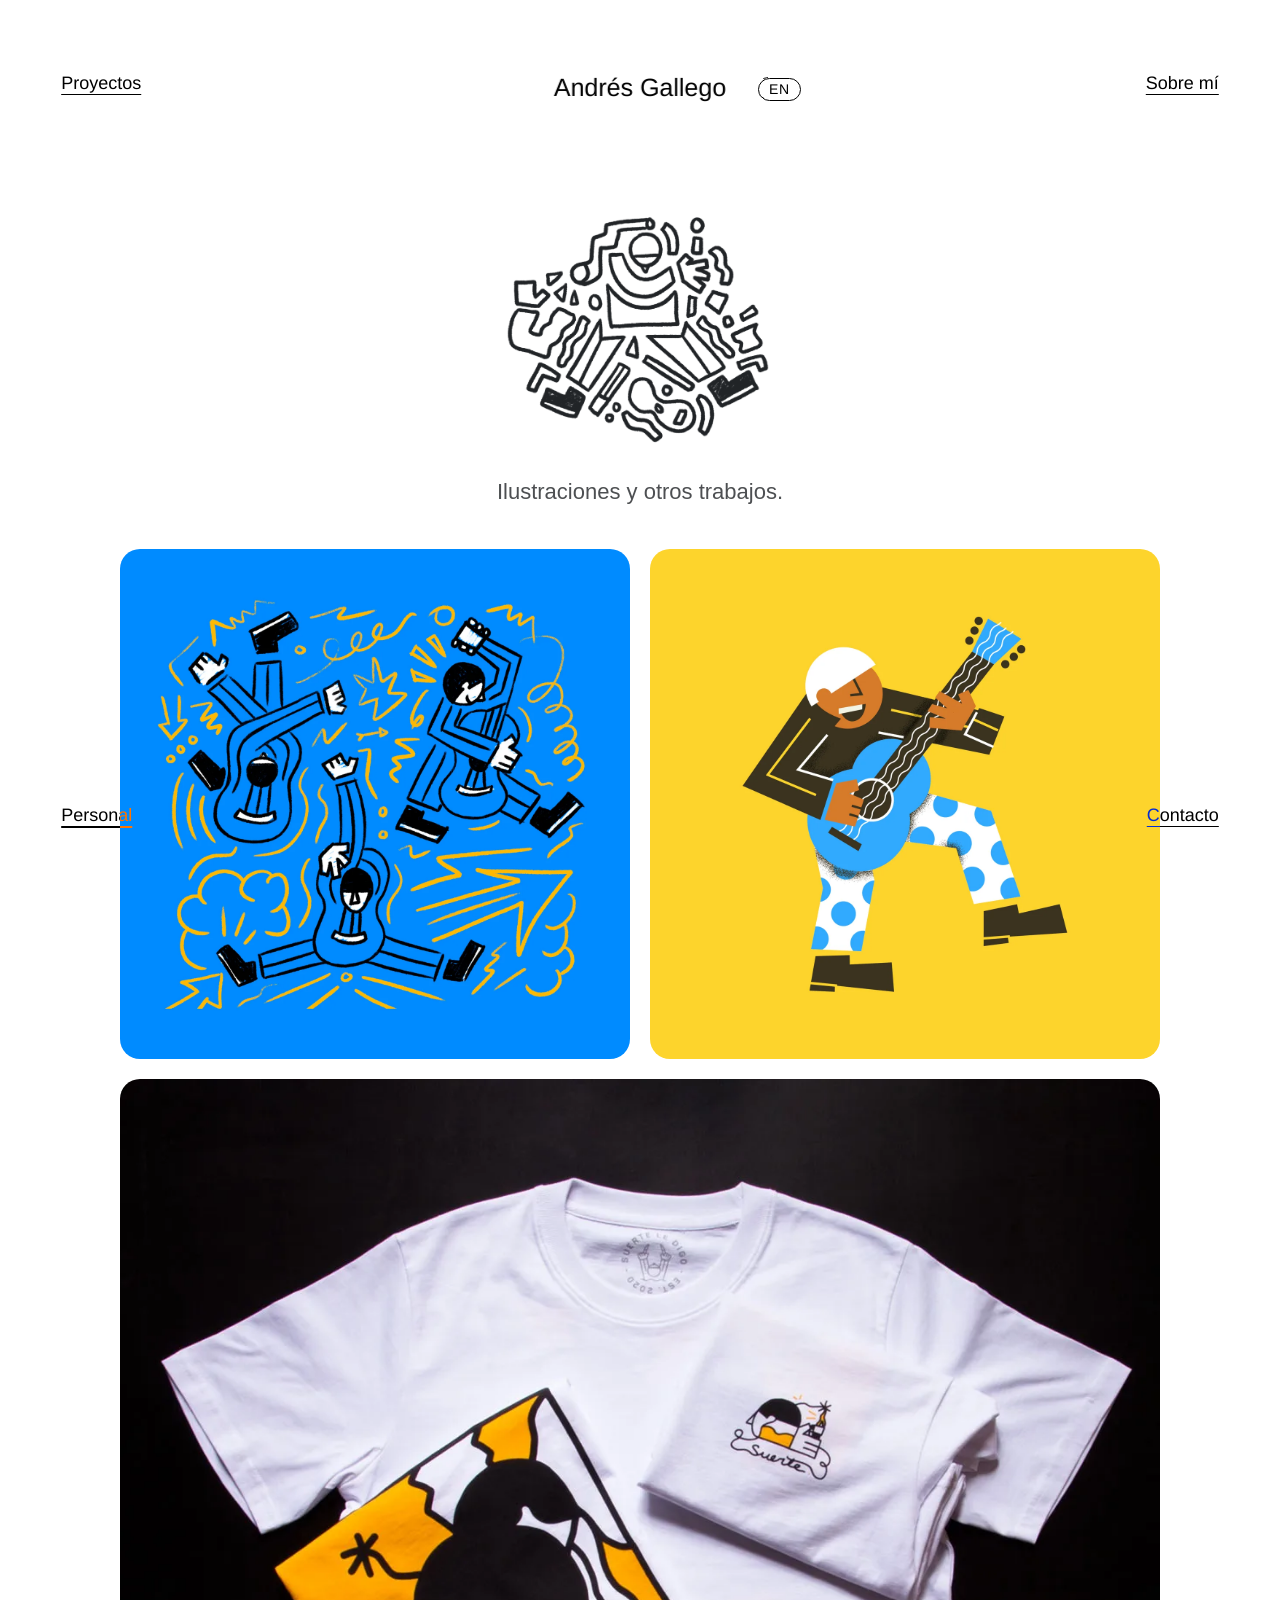
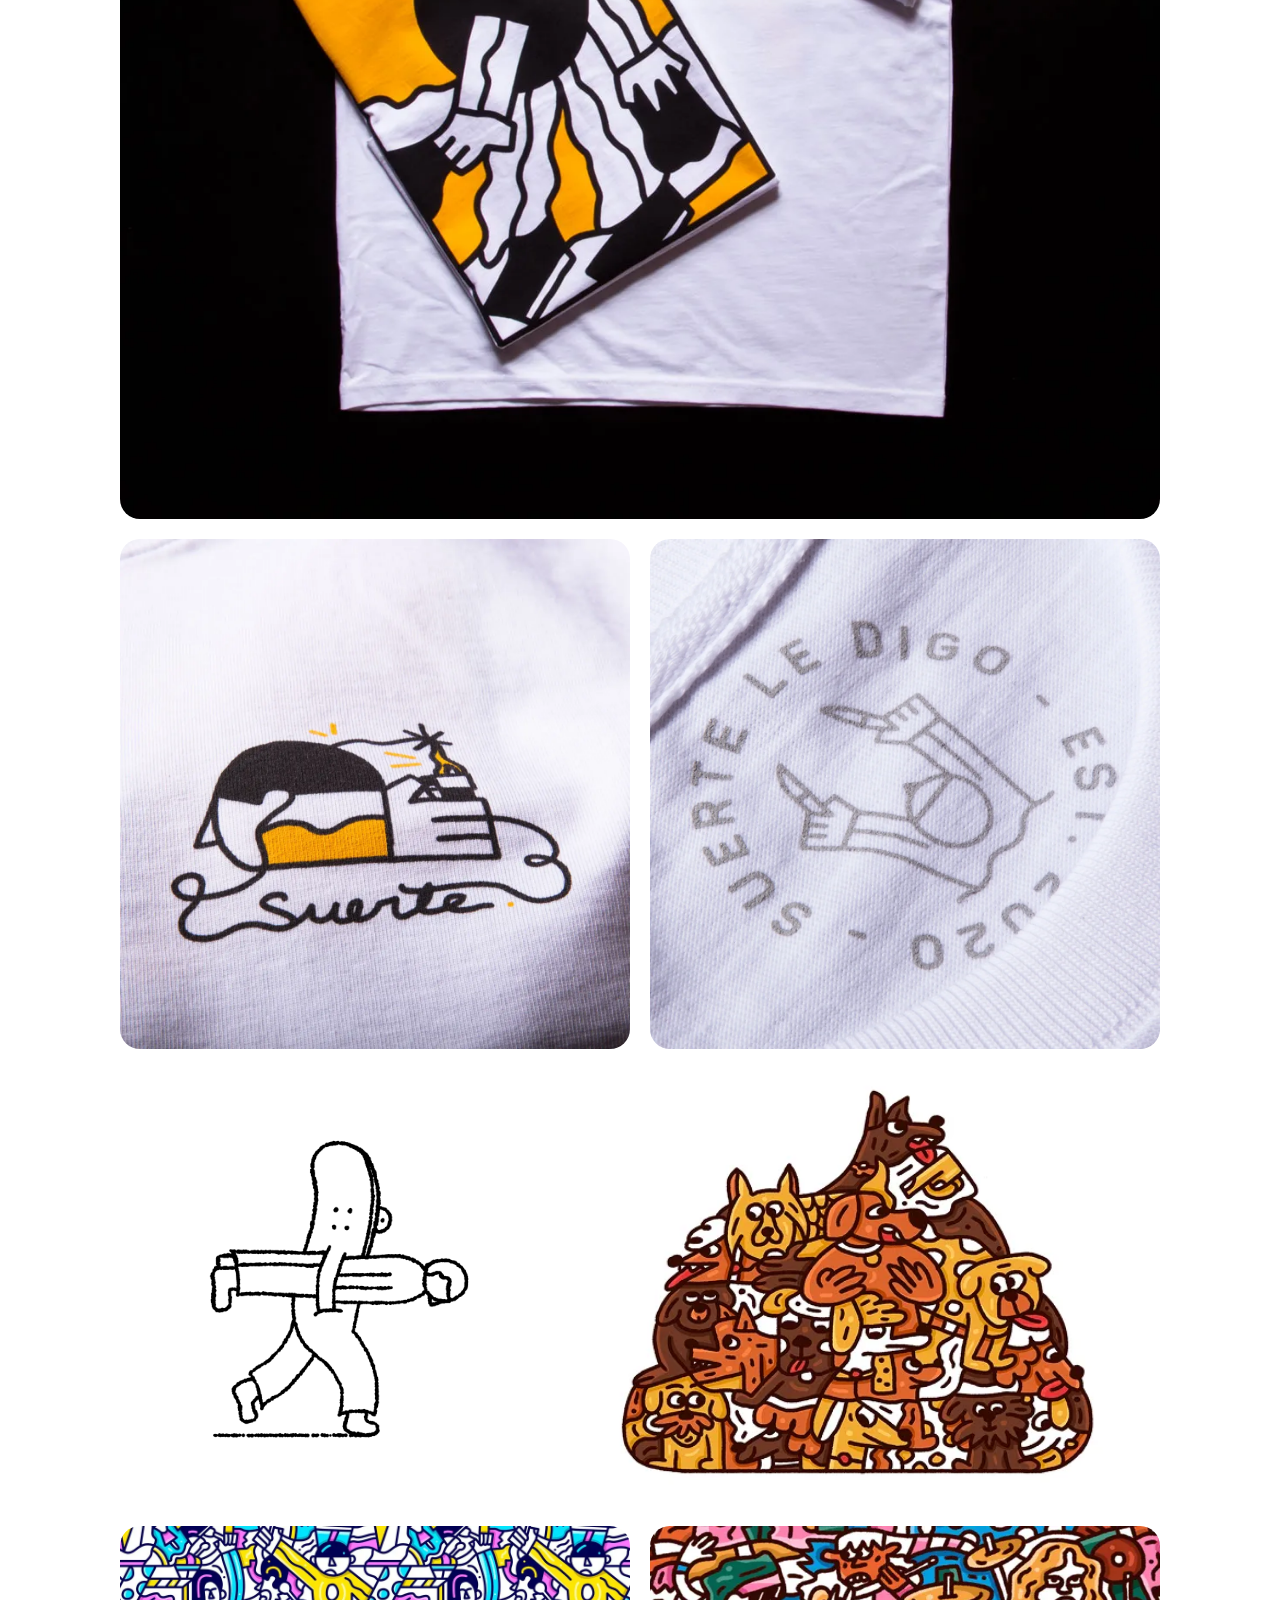
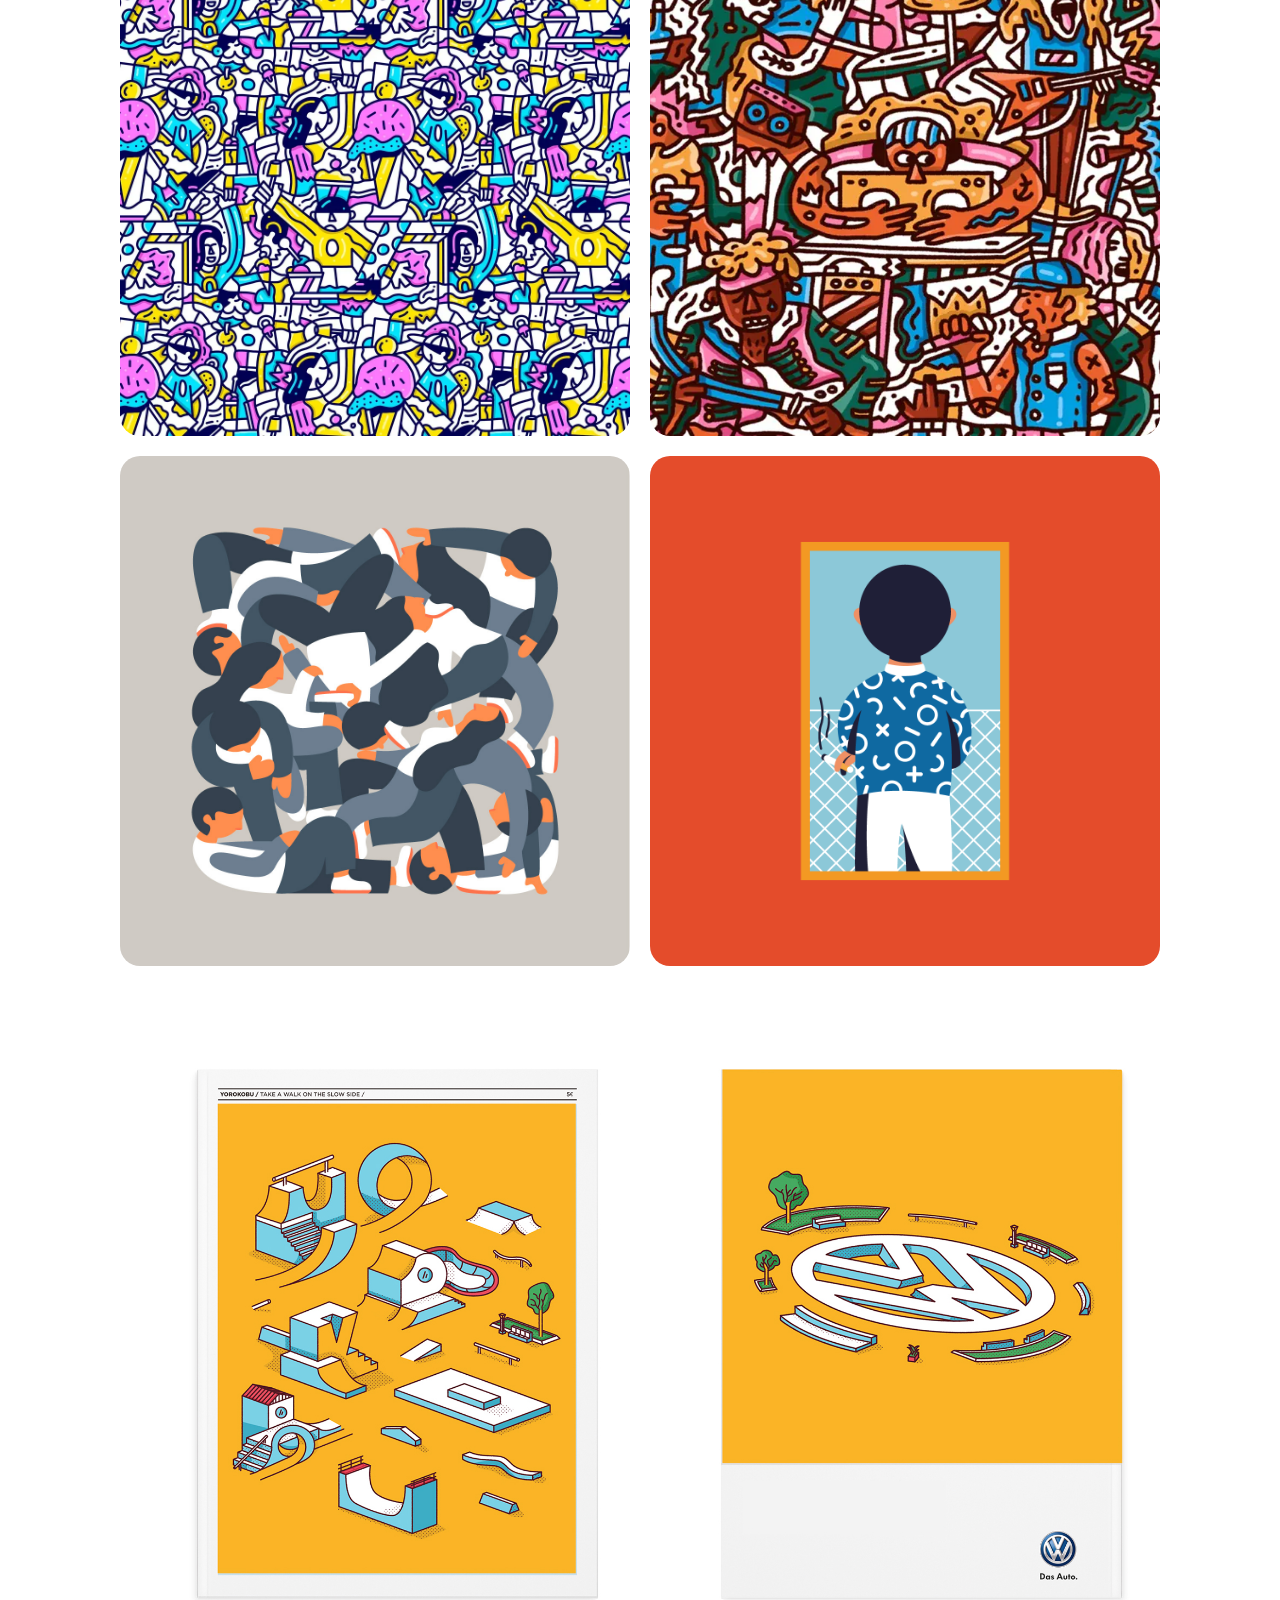
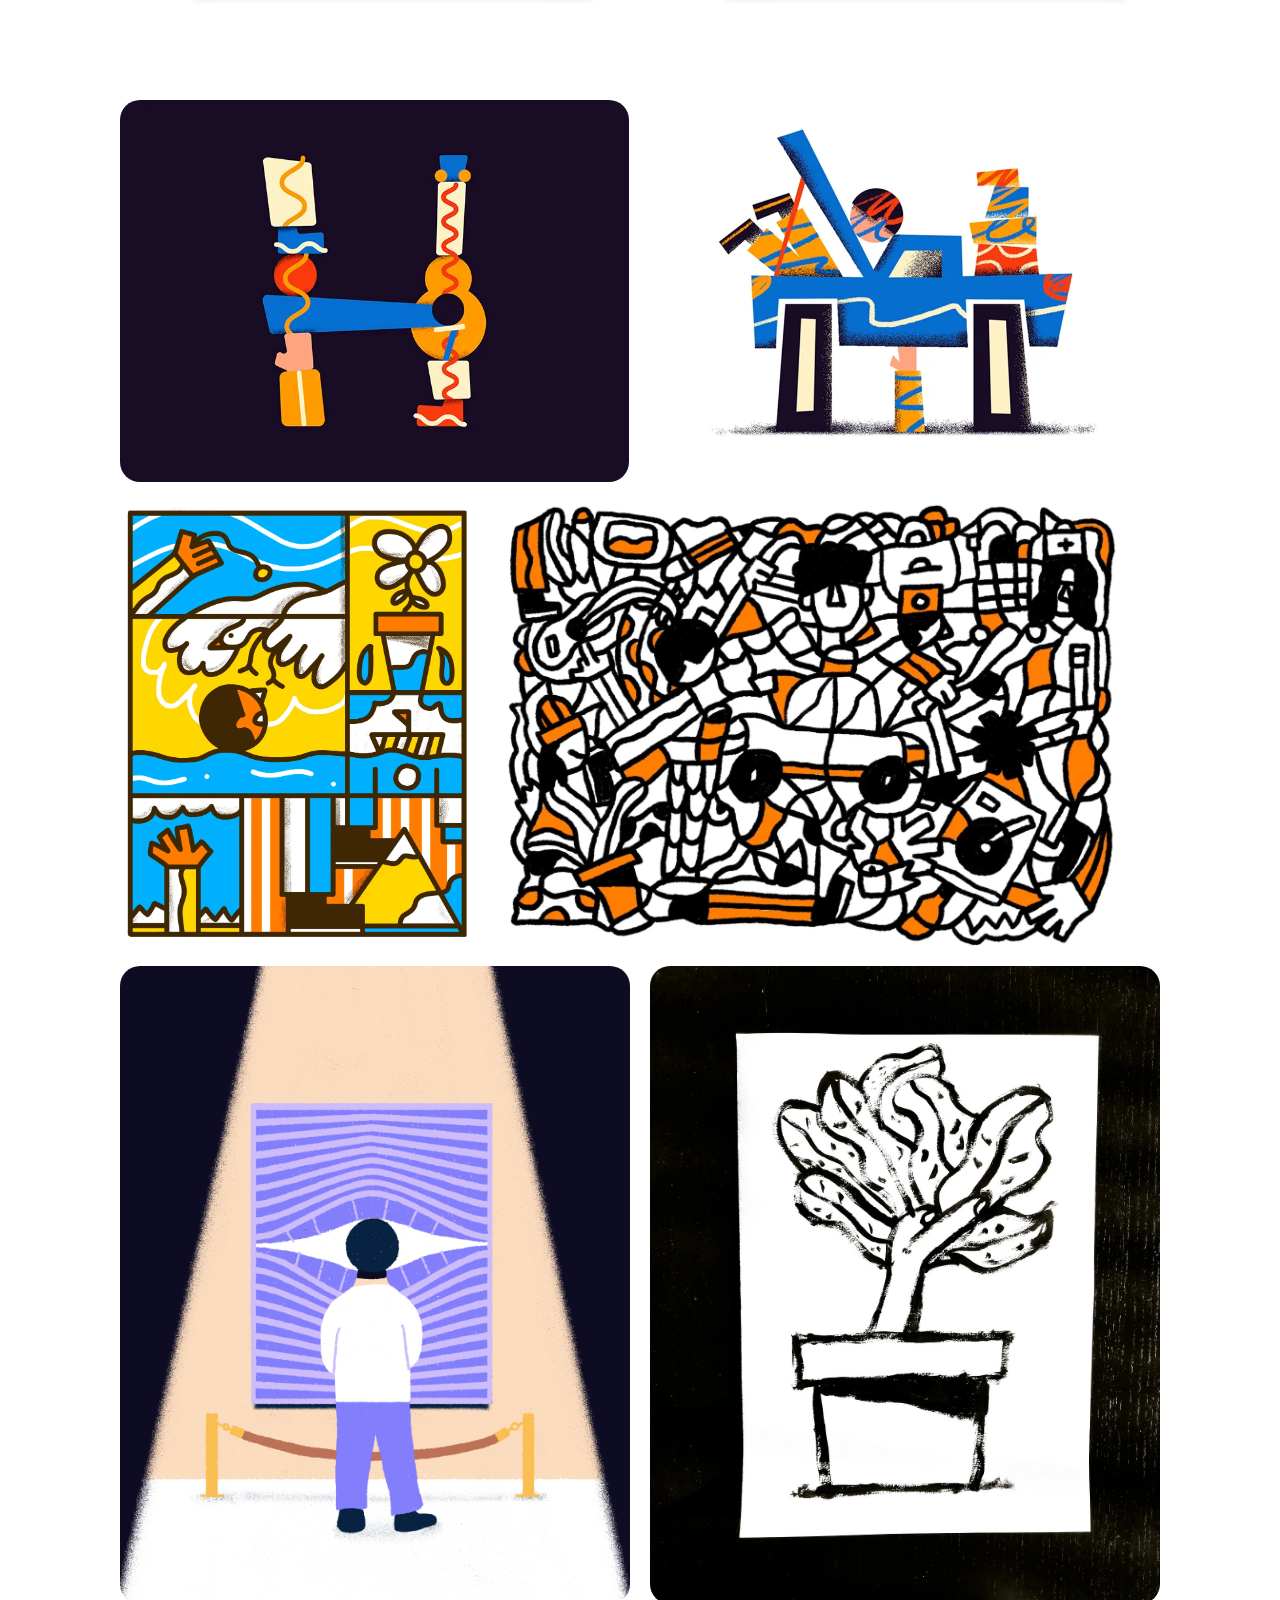
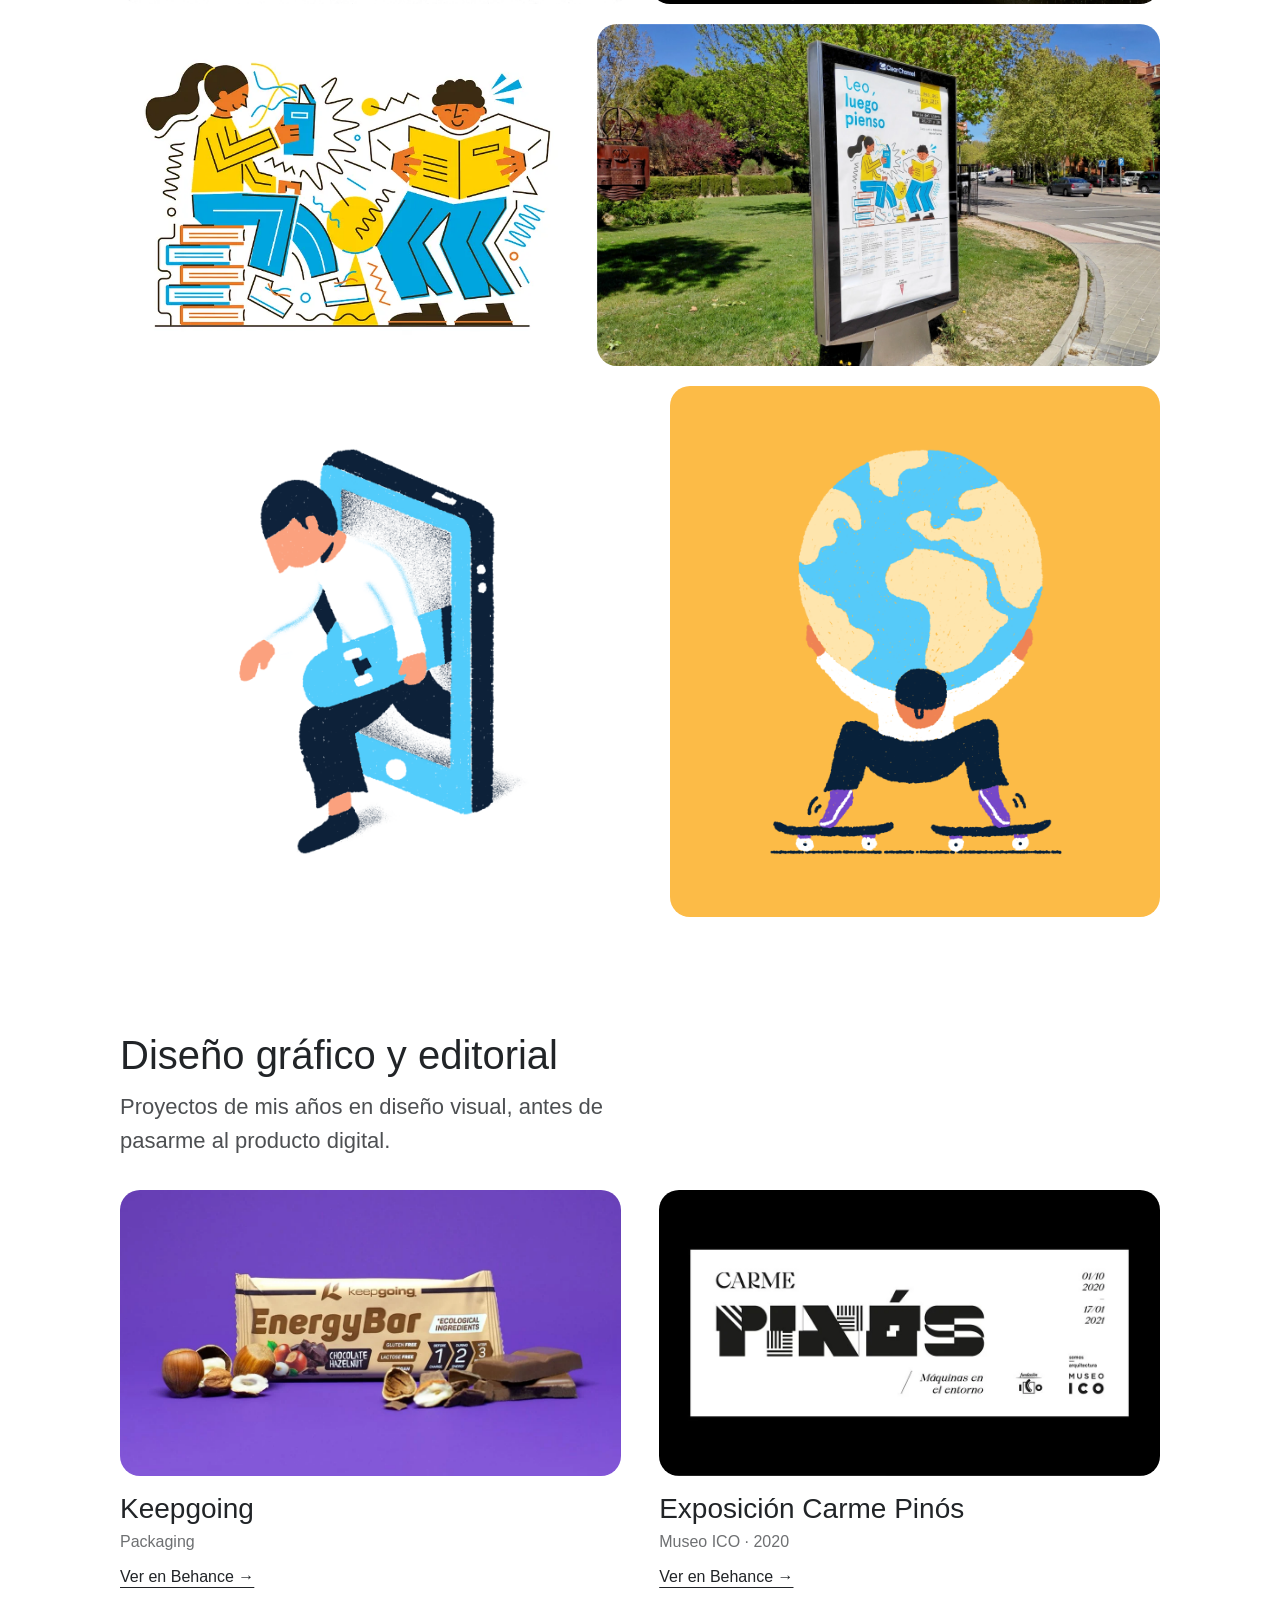
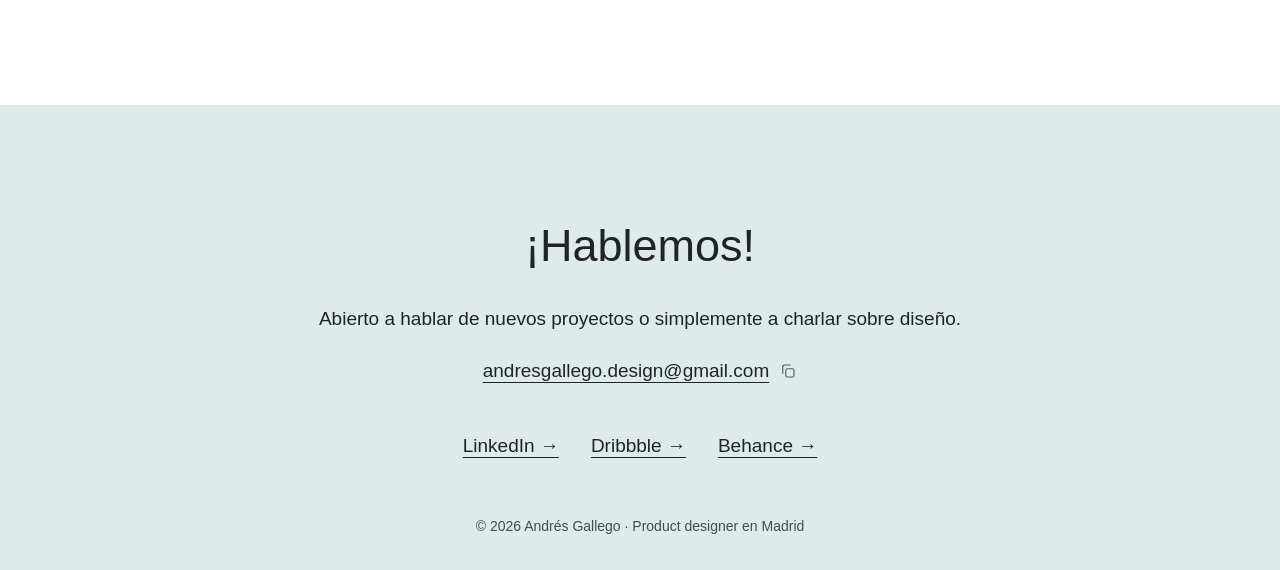
<file: personal.html>
<!doctype html>
<html lang="es">
<head>
<meta charset="utf-8">
<meta name="viewport" content="width=device-width, initial-scale=1">
<title>Personal · Andrés Gallego</title>
<meta name="description" content="Ilustraciones y otros trabajos de Andrés Gallego.">
<meta name="author" content="Andrés Gallego">
<meta name="theme-color" content="#212427">
<link rel="canonical" href="https://andresgallego.com/personal">
<link rel="alternate" hreflang="es" href="https://andresgallego.com/personal">
<link rel="alternate" hreflang="en" href="https://andresgallego.com/en/personal">
<link rel="alternate" hreflang="x-default" href="https://andresgallego.com/personal">
<meta property="og:type" content="website">
<meta property="og:site_name" content="Andrés Gallego">
<meta property="og:title" content="Personal · Andrés Gallego">
<meta property="og:description" content="Ilustraciones y otros trabajos de Andrés Gallego.">
<meta property="og:url" content="https://andresgallego.com/personal">
<meta property="og:image" content="https://andresgallego.com/assets/img/og-image.jpg">
<meta property="og:image:width" content="1200">
<meta property="og:image:height" content="630">
<meta property="og:image:alt" content="Andrés Gallego, product designer en Madrid">
<meta property="og:locale" content="es_ES">
<meta property="og:locale:alternate" content="en_GB">
<meta name="twitter:card" content="summary_large_image">
<meta name="twitter:title" content="Personal · Andrés Gallego">
<meta name="twitter:description" content="Ilustraciones y otros trabajos de Andrés Gallego.">
<meta name="twitter:image" content="https://andresgallego.com/assets/img/og-image.jpg">

<link rel="preconnect" href="https://api.fontshare.com">
<link rel="preconnect" href="https://fonts.googleapis.com">
<link rel="preconnect" href="https://fonts.gstatic.com" crossorigin>
<link rel="stylesheet" href="https://fonts.googleapis.com/css2?family=Libre+Baskerville:ital@0;1&display=swap">
<link rel="stylesheet" href="https://api.fontshare.com/v2/css?f[]=switzer@400,500,600&display=swap">
<link rel="icon" type="image/png" sizes="32x32" href="assets/img/favicon-32.png">
<link rel="icon" type="image/png" sizes="192x192" href="assets/img/favicon-192.png">
<link rel="apple-touch-icon" href="assets/img/apple-touch-icon.png">
<link rel="stylesheet" href="assets/css/style.css">
<style>
.cargando{position:fixed;inset:0;z-index:9999;display:grid;place-content:center;justify-items:center;gap:4px;background:#fff;opacity:0;pointer-events:none;animation:cargando-entra .3s ease 1.2s forwards;transition:opacity .4s ease}
.cargando.fuera{animation:none;opacity:0!important;visibility:hidden;transition:opacity .4s ease,visibility 0s .4s}
@keyframes cargando-entra{to{opacity:1;pointer-events:auto}}
.cargando__cab{width:150px;height:auto;min-height:213px;display:block}
.cargando__puntos{display:flex;gap:9px;height:14px;align-items:center}
.cargando__puntos i{width:9px;height:9px;border-radius:50%;background:#212427;animation:cargando-punto 1.2s ease-in-out infinite}
.cargando__puntos i:nth-child(2){animation-delay:.2s}.cargando__puntos i:nth-child(3){animation-delay:.4s}
@keyframes cargando-punto{0%,70%,100%{opacity:.18;transform:scale(.8)}35%{opacity:1;transform:scale(1.1)}}
@media (prefers-reduced-motion:reduce){.cargando__puntos i{animation:none;opacity:.6}}
</style>
<noscript><style>.cargando{display:none}</style></noscript>
<script src="assets/js/main.js" defer></script>
</head>
<body>
<div class="cargando" id="cargando" role="status" aria-live="polite"><img class="cargando__cab" data-src="assets/img/cabezon-mini.webp" alt=""><div class="cargando__puntos" aria-hidden="true"><i></i><i></i><i></i></div><span class="solo-lectores">Cargando…</span></div>
<script>(function(){var c=document.getElementById("cargando");if(!c)return;setTimeout(function(){var i=c.querySelector("img");if(i&&c.parentNode&&!c.classList.contains("fuera"))i.src=i.getAttribute("data-src")},600);var f=function(){c.classList.add("fuera");setTimeout(function(){c.remove()},600)};if(document.readyState==="complete")f();else{window.addEventListener("load",f);setTimeout(f,12000)}})();</script>
<a class="skip" href="#main">Saltar al contenido</a>
<svg width="0" height="0" style="position:absolute" aria-hidden="true" focusable="false"><filter id="trazo" x="-12%" y="-50%" width="124%" height="200%"><feTurbulence type="fractalNoise" baseFrequency="0.035 0.06" numOctaves="2" seed="7" result="n"/><feDisplacementMap in="SourceGraphic" in2="n" scale="6"/></filter><filter id="trazo-fino" x="-12%" y="-50%" width="124%" height="200%"><feTurbulence type="fractalNoise" baseFrequency="0.05 0.08" numOctaves="2" seed="7" result="n"/><feDisplacementMap in="SourceGraphic" in2="n" scale="2.5"/></filter><filter id="trazo-card" x="-2%" y="-2%" width="104%" height="104%"><feTurbulence type="fractalNoise" baseFrequency="0.012 0.02" numOctaves="2" seed="7" result="n"/><feDisplacementMap in="SourceGraphic" in2="n" scale="9"/></filter></svg>
<nav class="site-nav" aria-label="Principal">
  <a class="nav-name" href="./">Andrés Gallego</a>
  <a class="nav-lang" href="en/personal" hreflang="en" lang="en" aria-label="Read this page in English">EN</a>
  <div class="m-cabecera">
    <a class="m-id" href="./"><span class="m-foto"><img src="assets/img/andres.jpg" alt=""></span><span class="m-nombre">Andrés Gallego</span></a>
    <div class="m-acciones">
      <a class="m-btn" href="mailto:andresgallego.design@gmail.com" aria-label="Enviar un email a Andrés"><svg viewBox="0 0 24 24" width="18" height="18" fill="none" stroke="currentColor" stroke-width="1.6" stroke-linecap="round" stroke-linejoin="round" aria-hidden="true"><rect x="3" y="5" width="18" height="14" rx="2.5"/><path d="m4 7.5 8 6 8-6"/></svg></a>
      <a class="m-btn" href="https://www.linkedin.com/in/andres-gallego/" target="_blank" rel="noopener" aria-label="LinkedIn de Andrés"><svg viewBox="0 0 24 24" width="17" height="17" fill="currentColor" aria-hidden="true"><path d="M5.2 9.2h3.1V19H5.2zM6.75 4.6a1.8 1.8 0 1 1 0 3.6 1.8 1.8 0 0 1 0-3.6zM10.4 9.2h3v1.35h.04c.42-.8 1.45-1.65 2.98-1.65 3.18 0 3.77 2.1 3.77 4.8V19h-3.1v-4.7c0-1.12-.02-2.56-1.56-2.56-1.56 0-1.8 1.22-1.8 2.48V19h-3.1z"/></svg></a>
      <a class="m-btn m-lang" href="en/personal" hreflang="en" lang="en" aria-label="Read this page in English">EN</a>
    </div>
  </div>
  <div class="nav-pill">
    <a class="nav-tl" href="./#trabajos">Proyectos</a>
    <a class="nav-tr" href="sobre-mi">Sobre mí</a>
    <a class="nav-bl" href="personal" aria-current="page">Personal</a>
    <a class="nav-br" href="#contacto">Contacto</a>
  </div>
</nav>
<main id="main" class="page">
<div class="personal">
<header><img class="dibujo dibujo--cierre dibujo--titulo" src="assets/img/pieces.webp" alt="Ilustración animada de una figura de pie"><h1 class="sr-solo">Personal</h1><p>Ilustraciones y otros trabajos.</p></header>
<section class="ilustraciones" aria-label="Ilustración y otros trabajos">
<div class="galeria">
  <div class="fila-par"><figure class="media " style="flex: 1.0000 1 0"><div class="media__box" style="--ratio:1 / 1"><img src="assets/img/personal/guitarsman.webp" alt="Guitarrista en amarillo" loading="lazy"></div></figure><figure class="media " style="flex: 1.0000 1 0"><div class="media__box" style="--ratio:1 / 1"><img src="assets/img/personal/k3.webp" alt="Tres guitarristas en azul y amarillo" loading="lazy"></div></figure></div>
  <figure class="media "><div class="media__box" style="--ratio:1 / 1"><img src="assets/img/personal/camiseta.webp" alt="Camisetas de la marca Suerte le digo" loading="lazy"></div></figure>
  <div class="fila-par"><figure class="media " style="flex: 1.0000 1 0"><div class="media__box" style="--ratio:1 / 1"><img src="assets/img/personal/closeup.webp" alt="Detalle del estampado Suerte" loading="lazy"></div></figure><figure class="media " style="flex: 1.0000 1 0"><div class="media__box" style="--ratio:1 / 1"><img src="assets/img/personal/detalle-talla.webp" alt="Etiqueta Suerte le digo, est. 2020" loading="lazy"></div></figure></div>
  <div class="fila-par"><figure class="media " style="flex: 1.0000 1 0"><div class="media__box" style="--ratio:1200 / 1200"><img src="assets/img/personal/skate-brazos.webp" alt="Chico caminando con el monopatín bajo el brazo, dibujo a línea" loading="lazy"></div></figure><figure class="media " style="flex: 1.3325 1 0"><div class="media__box" style="--ratio:533 / 400"><img src="assets/img/personal/dogs.webp" alt="Montaña de perros" loading="lazy"></div></figure></div>
  <div class="fila-par"><figure class="media " style="flex: 1.0000 1 0"><div class="media__box" style="--ratio:1 / 1"><img src="assets/img/personal/helados-pattern.webp" alt="Patrón de helados" loading="lazy"></div></figure><figure class="media " style="flex: 1.0000 1 0"><div class="media__box" style="--ratio:1 / 1"><img src="assets/img/personal/music.webp" alt="Patrón de música y conciertos" loading="lazy"></div></figure></div>
  <div class="fila-par"><figure class="media " style="flex: 1.0000 1 0"><div class="media__box" style="--ratio:1200 / 1200"><img src="assets/img/personal/personas.webp" alt="Maraña de personas entrelazadas en grises y naranja" loading="lazy"></div></figure><figure class="media " style="flex: 1.0000 1 0"><div class="media__box" style="--ratio:1200 / 1200"><img src="assets/img/personal/cuadro-camisa.webp" alt="Chico de espaldas con camisa estampada dentro de un marco, con un cigarro en la mano" loading="lazy"></div></figure></div>
  <figure class="media "><div class="media__box" style="--ratio:1920 / 1280"><img src="assets/img/personal/yorokobu-skatepark.webp" alt="Portada para Yorokobu con un skatepark isométrico y contraportada de Volkswagen" loading="lazy"></div></figure>
  <div class="fila-par"><figure class="media " style="flex: 1.3333 1 0"><div class="media__box" style="--ratio:800 / 600"><img src="assets/img/personal/letra-h.webp" alt="Letra H construida con formas de colores sobre fondo oscuro" loading="lazy"></div></figure><figure class="media " style="flex: 1.3363 1 0"><div class="media__box" style="--ratio:898 / 672"><img src="assets/img/personal/coche.webp" alt="Ilustración de coche y cajas" loading="lazy"></div></figure></div>
  <div class="fila-par"><figure class="media " style="flex: 0.7924 1 0"><div class="media__box" style="--ratio:1080 / 1363"><img src="assets/img/personal/crane.webp" alt="Ilustración en viñetas" loading="lazy"></div></figure><figure class="media " style="flex: 1.5004 1 0"><div class="media__box" style="--ratio:2000 / 1333"><img src="assets/img/personal/cuarentena.webp" alt="Cuarentena" loading="lazy"></div></figure></div>
  <div class="fila-par"><figure class="media " style="flex: 0.8000 1 0"><div class="media__box" style="--ratio:1200 / 1500"><img src="assets/img/personal/museo.webp" alt="Chico mirando un cuadro con un ojo en un museo" loading="lazy"></div></figure><figure class="media " style="flex: 0.8000 1 0"><div class="media__box" style="--ratio:1280 / 1600"><img src="assets/img/personal/planta.webp" alt="Planta en maceta pintada con tinta negra" loading="lazy"></div></figure></div>
  <div class="fila-par"><figure class="media " style="flex: 1.3333 1 0"><div class="media__box" style="--ratio:752 / 564"><img src="assets/img/personal/leo-luego-pienso.webp" alt="Ilustración «Leo, luego pienso»: dos personas leyendo" loading="lazy"></div></figure><figure class="media " style="flex: 1.6456 1 0"><div class="media__box" style="--ratio:1300 / 790"><img src="assets/img/personal/leo-luego-pienso-mupi.webp" alt="Cartel «Leo, luego pienso» del Mes del Libro 2019 en un mupi" loading="lazy"></div></figure></div>
  <div class="fila-par"><figure class="media " style="flex: 1.0000 1 0"><div class="media__box" style="--ratio:1200 / 1200"><img src="assets/img/personal/skate-pantalla.webp" alt="Chico con monopatín saliendo de la pantalla de un móvil" loading="lazy"></div></figure><figure class="media " style="flex: 0.9231 1 0"><div class="media__box" style="--ratio:1200 / 1300"><img src="assets/img/personal/mundo-skate.webp" alt="Chico sobre dos monopatines sosteniendo el mundo" loading="lazy"></div></figure></div>
</div>
</section>
<section class="visuales" aria-labelledby="h-visual">
  <h2 id="h-visual">Diseño gráfico y editorial</h2>
  <p class="visuales__intro">Proyectos de mis años en diseño visual, antes de pasarme al producto digital.</p>
  <div class="visuales__lista">
    <article class="visual"><a class="visual__enlace" href="https://www.behance.net/gallery/127960447/Keepgoing" target="_blank" rel="noopener"><figure class="media "><div class="media__box" style="--ratio:7 / 4"><img src="assets/img/personal/visual-keepgoing.webp" alt="Envase de la barrita EnergyBar de chocolate y avellana de Keepgoing" loading="lazy"></div></figure><h3>Keepgoing</h3><p class="visual__meta">Packaging</p><p class="visual__ver">Ver en Behance →</p></a></article>
    <article class="visual"><a class="visual__enlace" href="https://www.behance.net/gallery/109660359/Exposicion-Carme-Pinos" target="_blank" rel="noopener"><figure class="media "><div class="media__box" style="--ratio:7 / 4"><img src="assets/img/personal/visual-carme-pinos.webp" alt="Cartel tipográfico de la exposición Carme Pinós. Máquinas en el entorno, Museo ICO" loading="lazy"></div></figure><h3>Exposición Carme Pinós</h3><p class="visual__meta">Museo ICO · 2020</p><p class="visual__ver">Ver en Behance →</p></a></article>
  </div>
</section>
</div>
<section class="contacto" id="contacto" aria-labelledby="h-contacto">
  <h2 id="h-contacto">¡Hablemos!</h2>
  <p>Abierto a hablar de nuevos proyectos o simplemente a charlar sobre diseño.</p>
  <p class="contacto__fila"><button type="button" class="copiar-mail" data-mail="andresgallego.design@gmail.com" data-ok="¡Email copiado!" aria-label="Copiar email"><span class="contacto__mail">andresgallego.design@gmail.com</span><svg class="i-copiar" viewBox="0 0 24 24" width="18" height="18" fill="none" stroke="currentColor" stroke-width="1.6" stroke-linecap="round" stroke-linejoin="round" aria-hidden="true"><rect x="9" y="9" width="11" height="11" rx="2.5"/><path d="M5 15V6.5A2.5 2.5 0 0 1 7.5 4H15"/></svg><svg class="i-ok" viewBox="0 0 24 24" width="18" height="18" fill="none" stroke="currentColor" stroke-width="1.8" stroke-linecap="round" stroke-linejoin="round" aria-hidden="true"><path d="M5 12.5l4.5 4.5L19 7.5"/></svg></button></p>
  <ul class="contacto__links">
    <li><a href="https://www.linkedin.com/in/andres-gallego/" target="_blank" rel="noopener">LinkedIn →</a></li>
    <li><a href="https://dribbble.com/andresgallego" target="_blank" rel="noopener">Dribbble →</a></li>
    <li><a href="https://www.behance.net/andresgallego" target="_blank" rel="noopener">Behance →</a></li>
  </ul>
</section>

</main>
<footer class="pie"><p>© 2026 Andrés Gallego · Product designer en Madrid</p></footer>
</body>
</html>
</file>
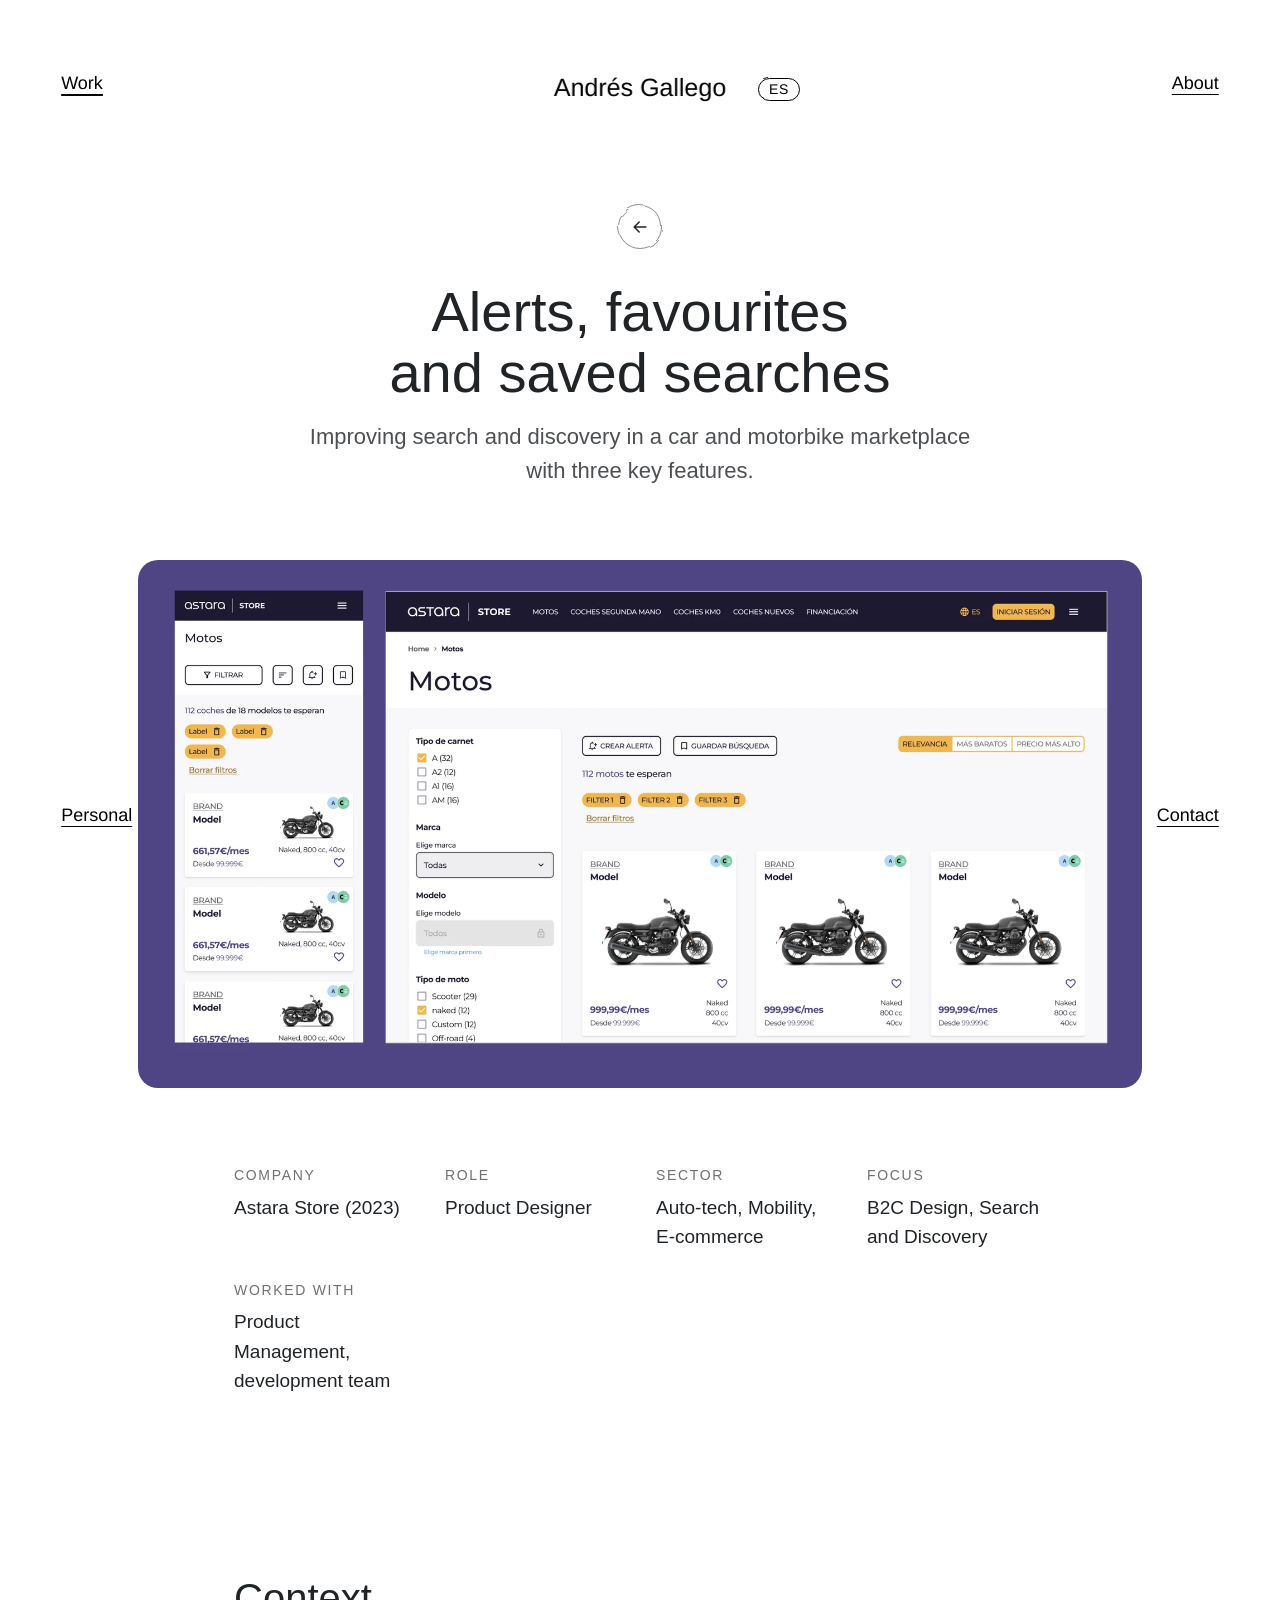
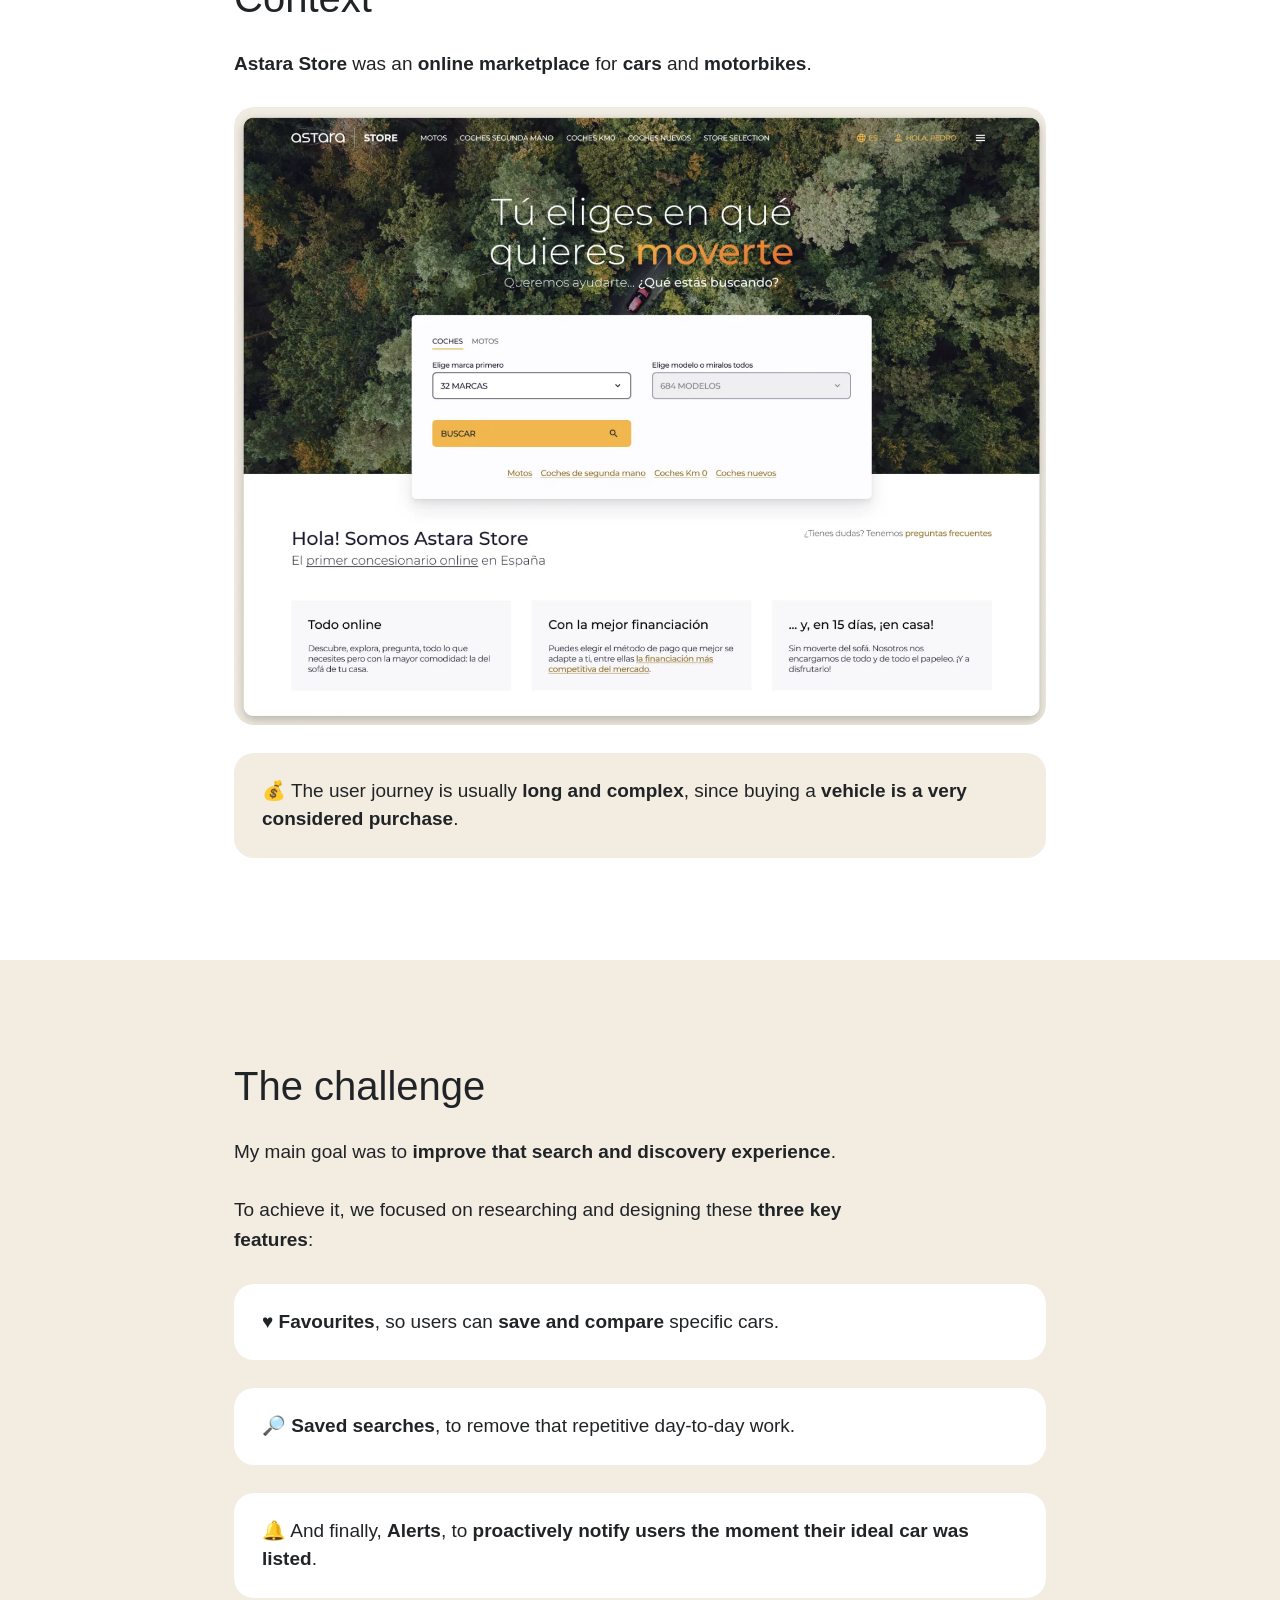
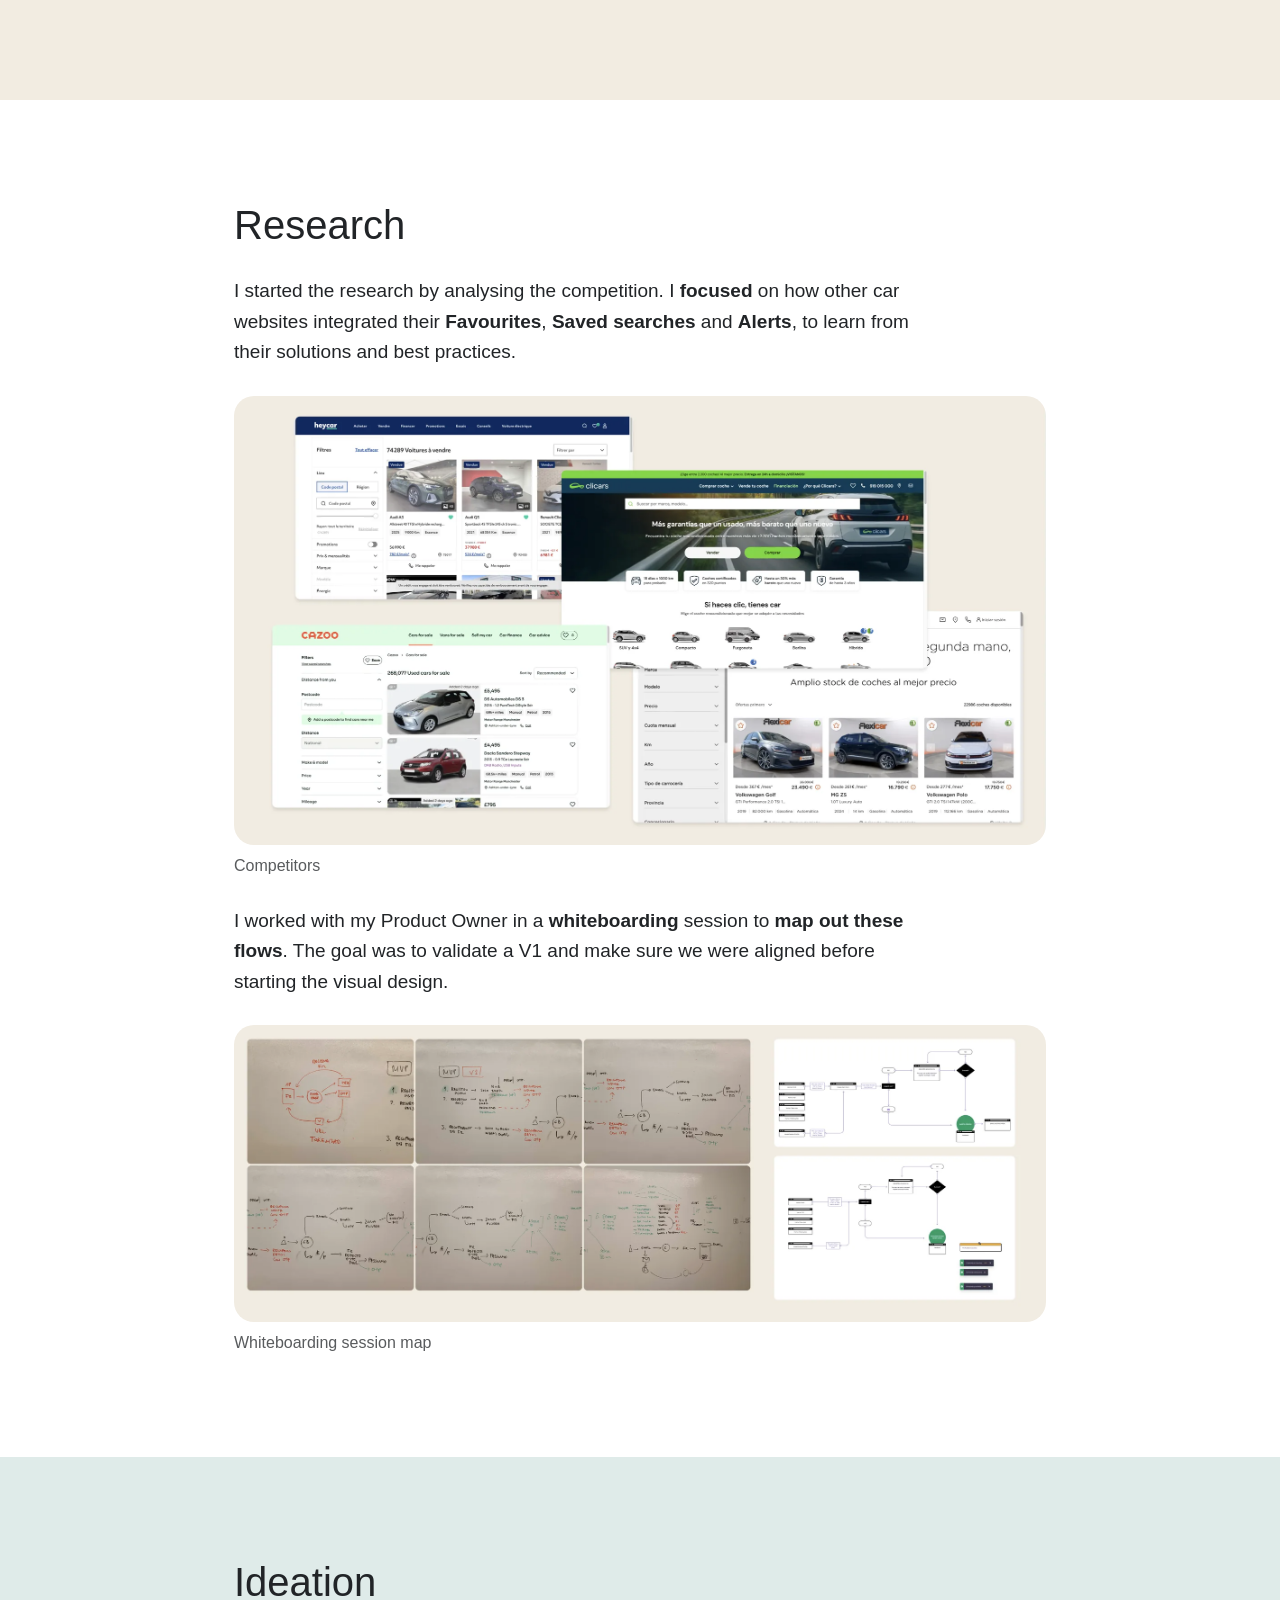
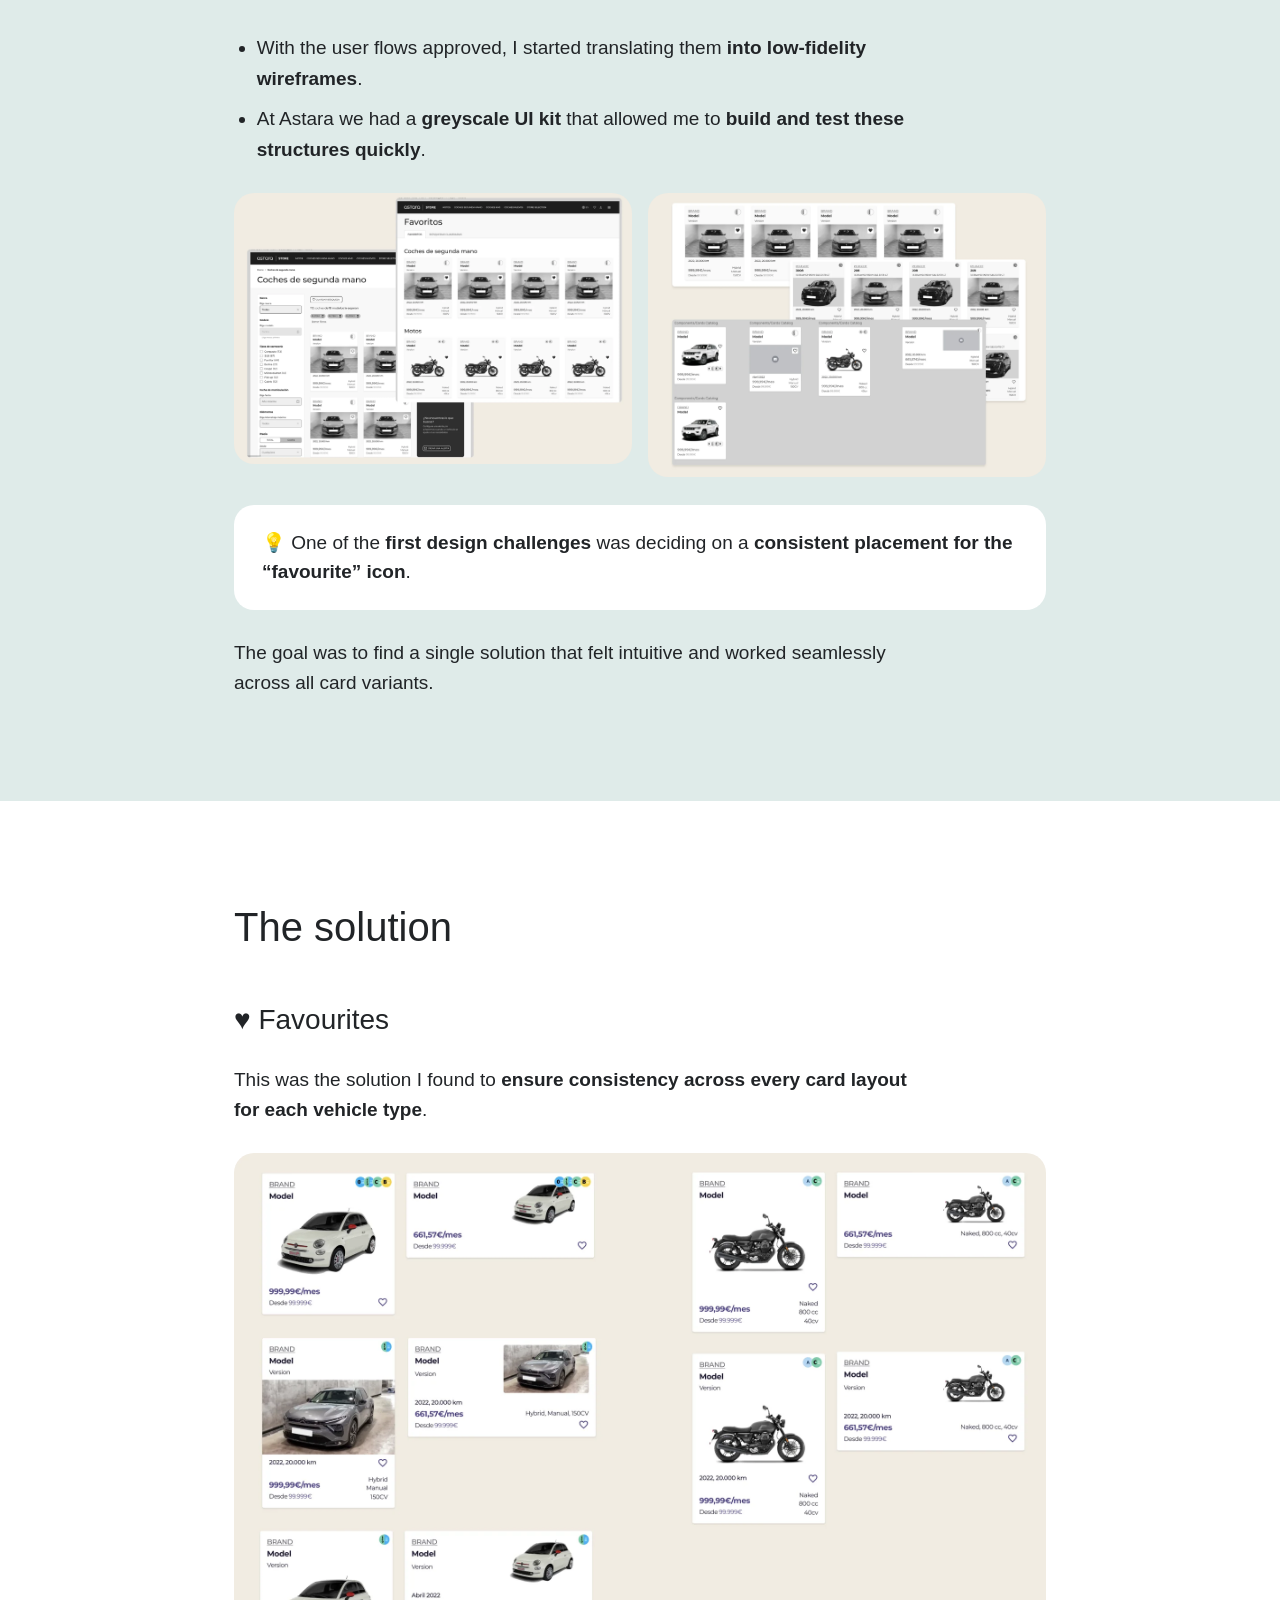
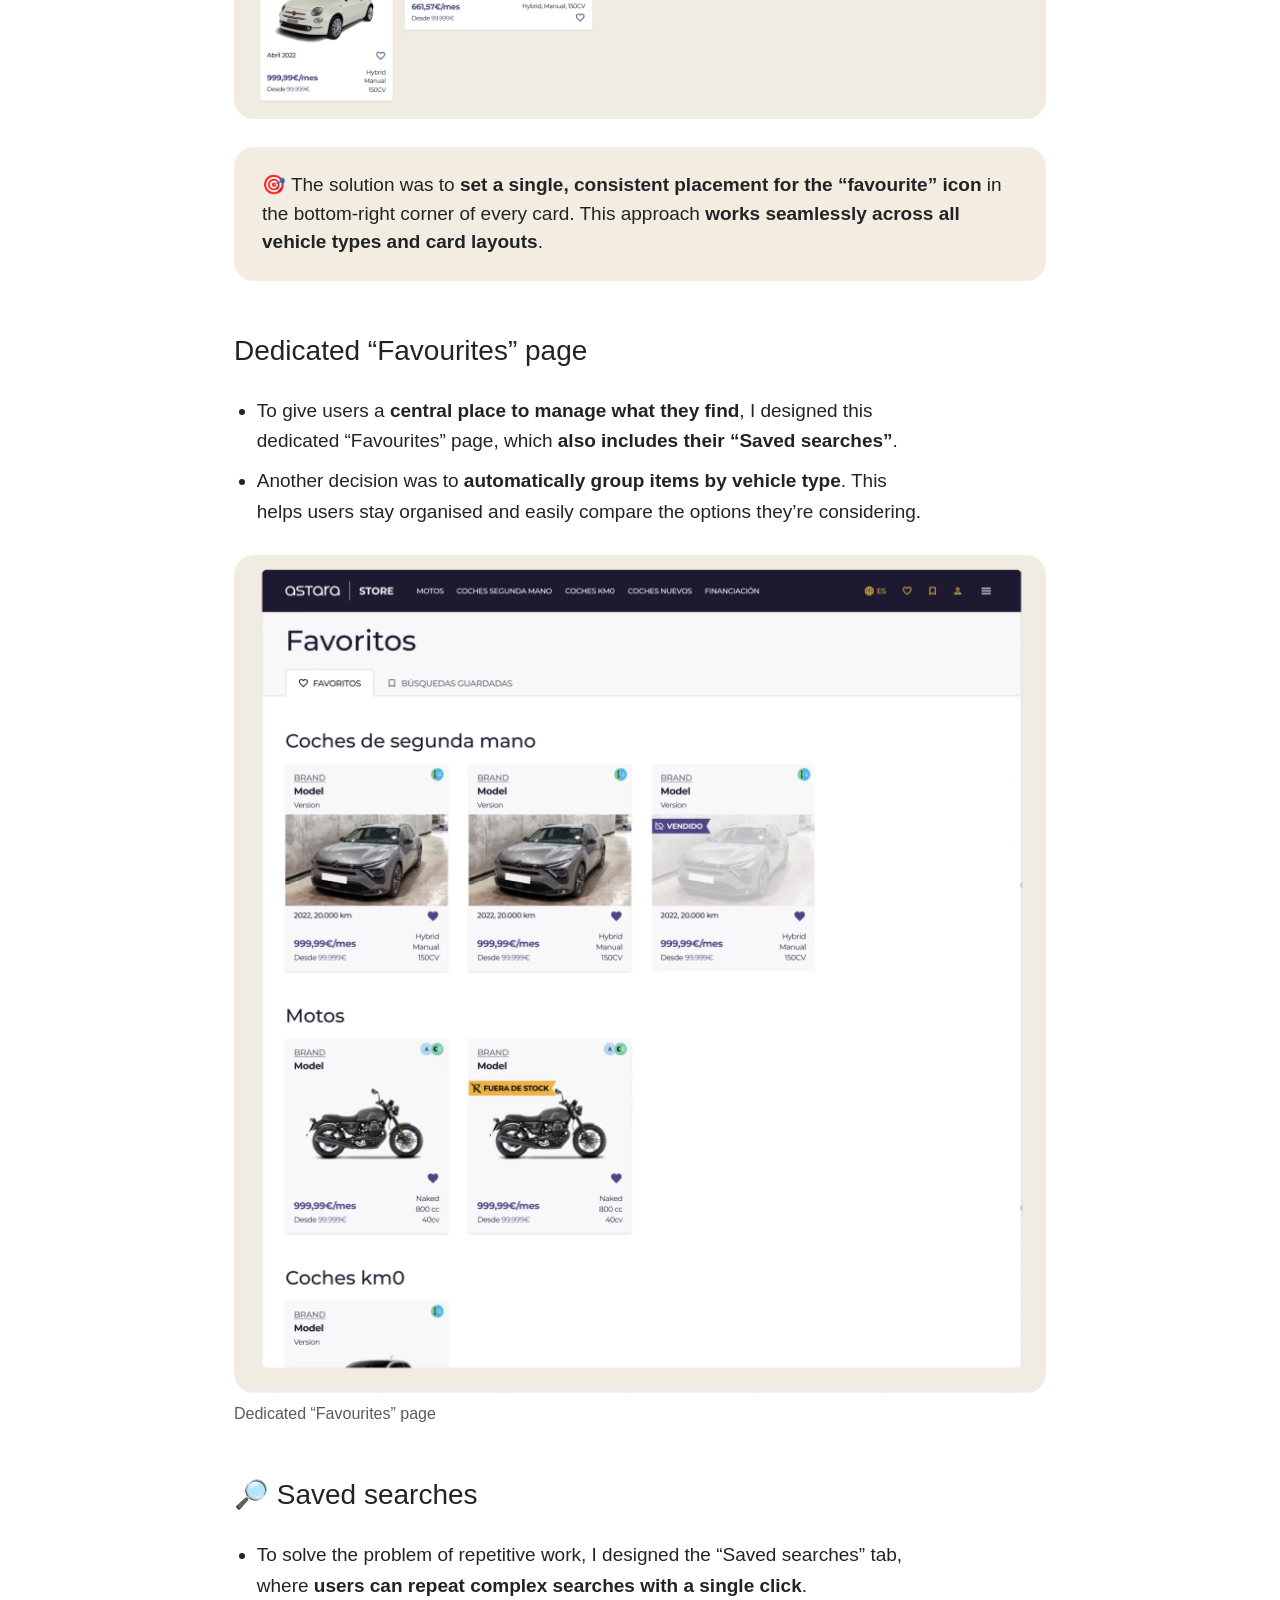
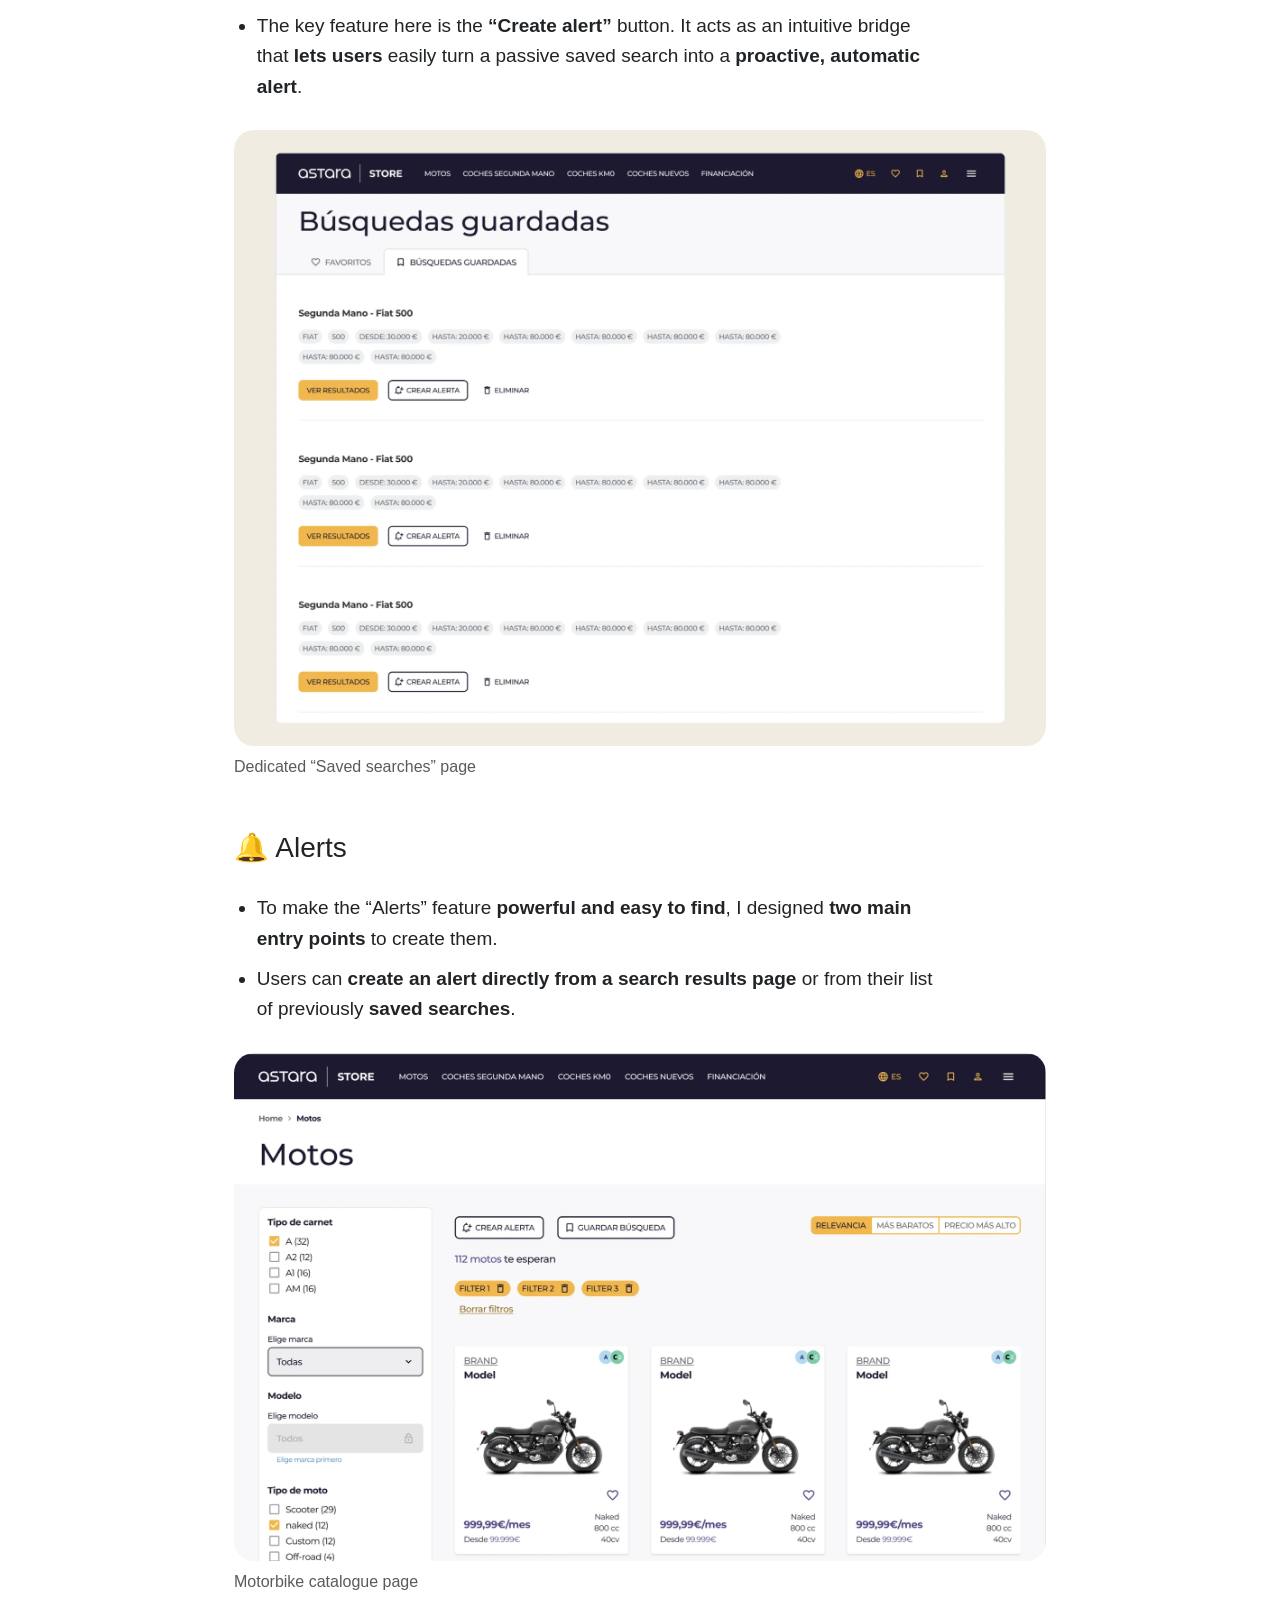
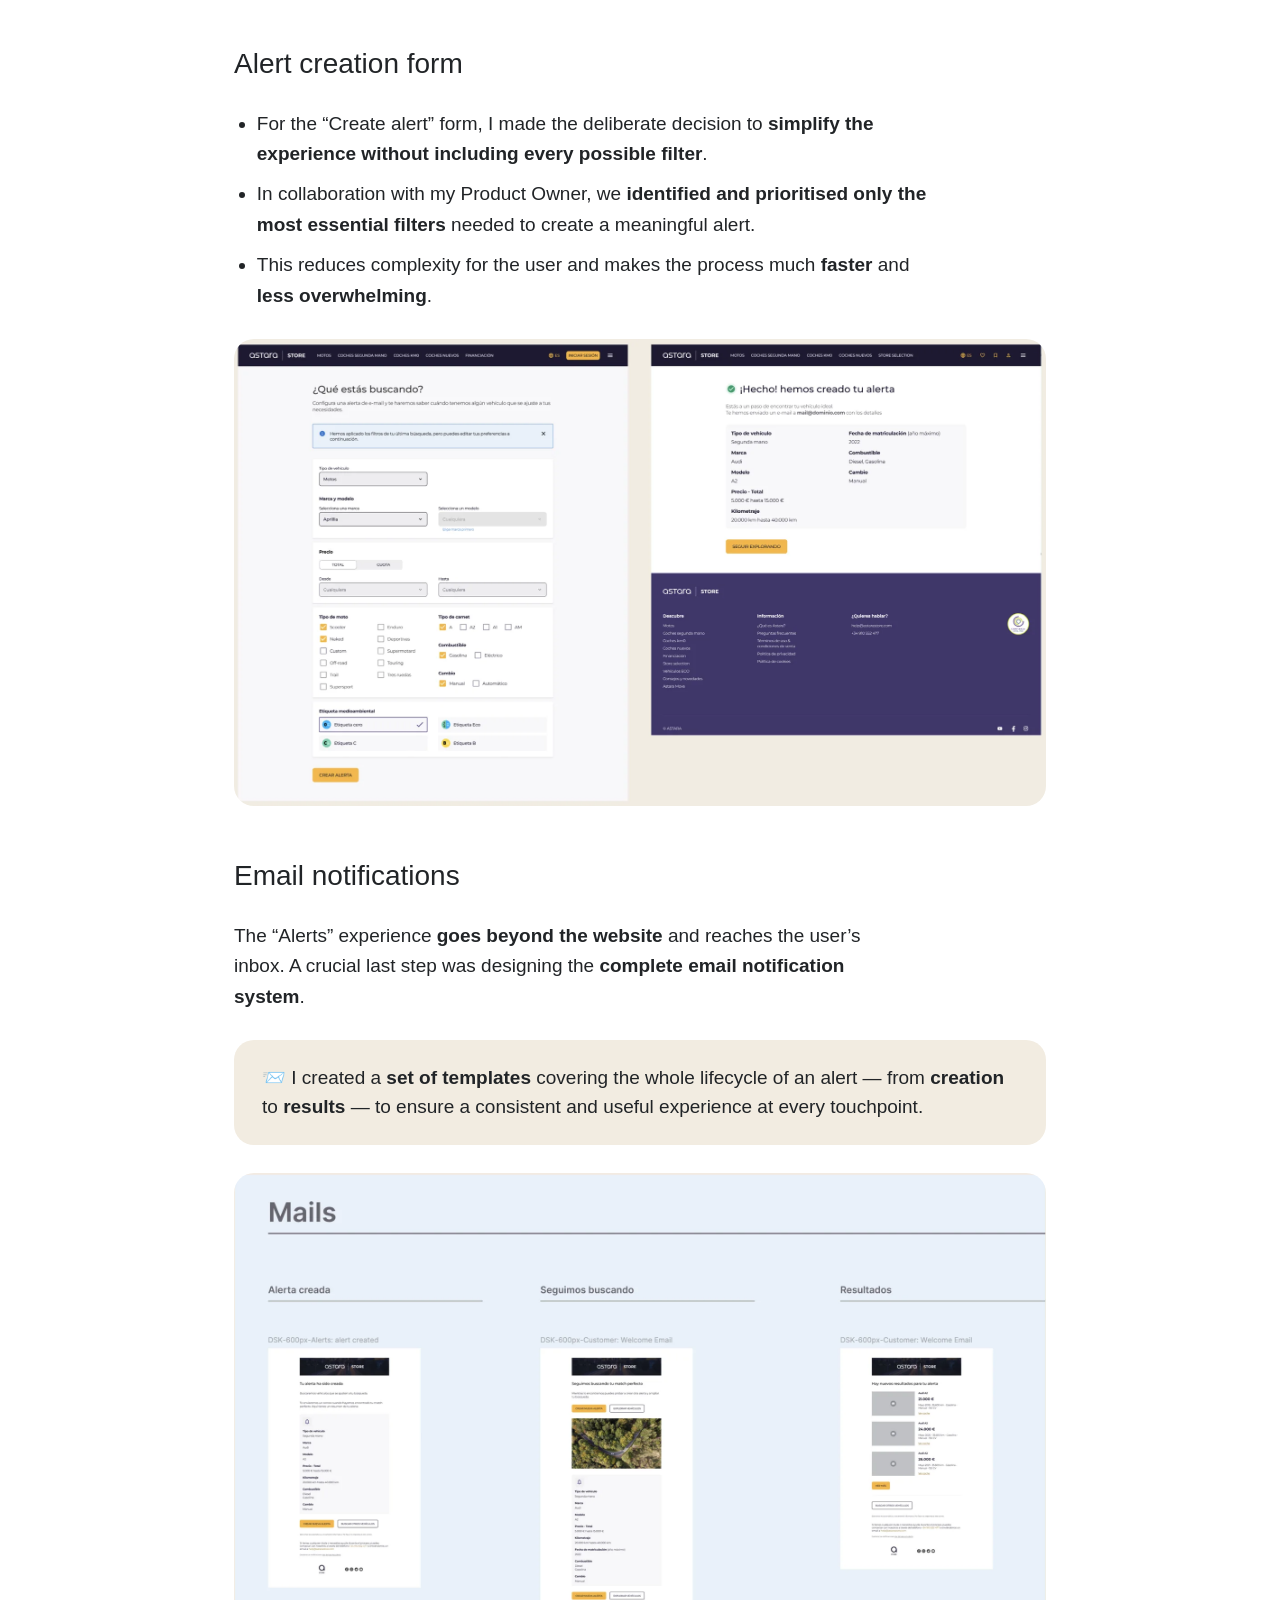
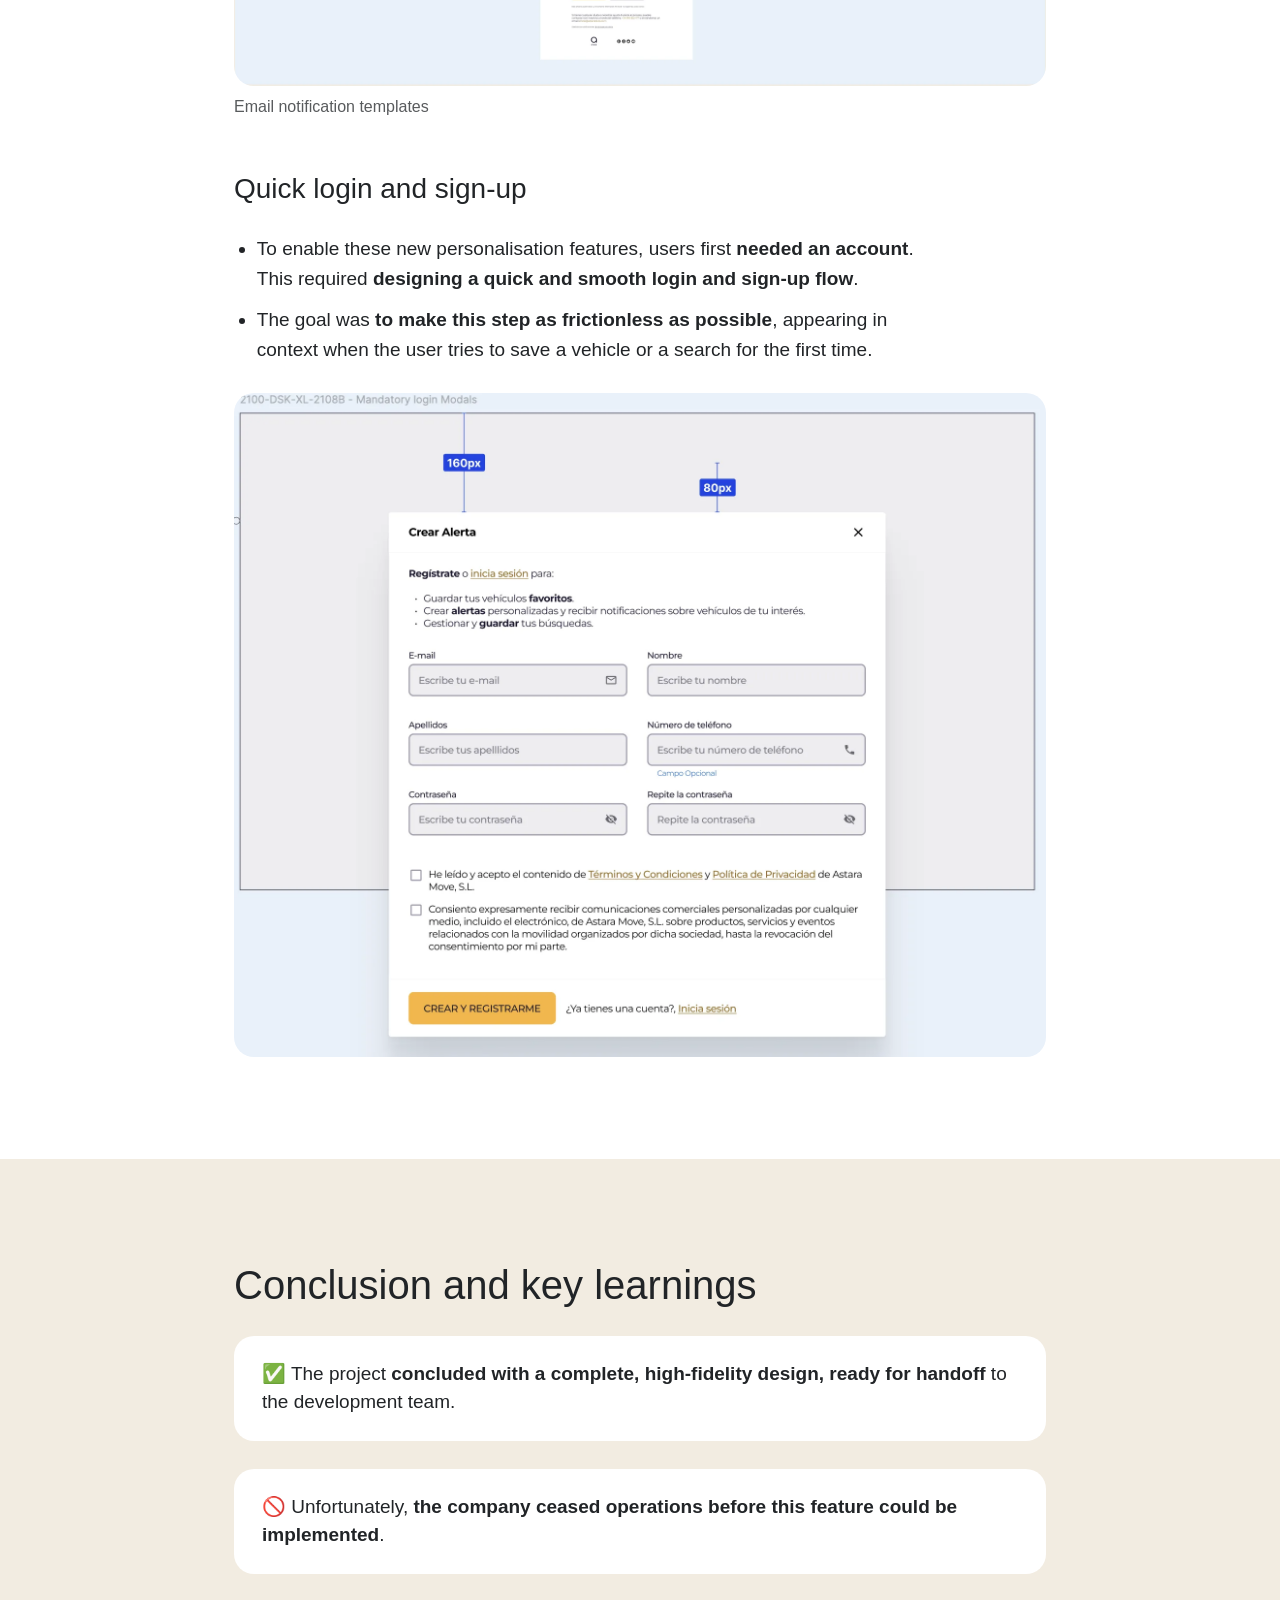
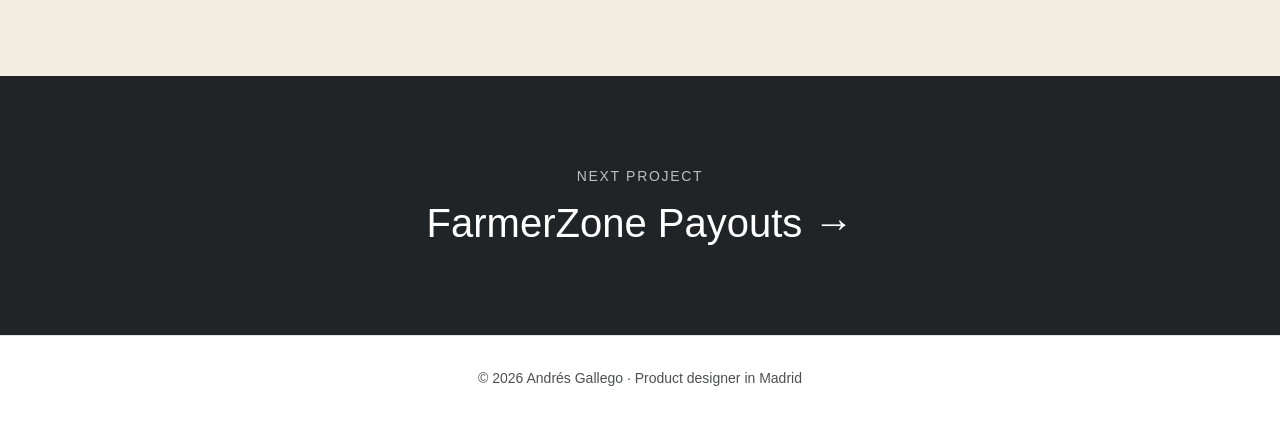
<file: en/alerts-favourites.html>
<!doctype html>
<html lang="en">
<head>
<meta charset="utf-8">
<meta name="viewport" content="width=device-width, initial-scale=1">
<title>Alerts, favourites and saved searches · Andrés Gallego</title>
<meta name="description" content="Improving search and discovery in a car and motorbike marketplace with three key features.">
<meta name="author" content="Andrés Gallego">
<meta name="theme-color" content="#212427">
<link rel="canonical" href="https://andresgallego.com/en/alerts-favourites">
<link rel="alternate" hreflang="es" href="https://andresgallego.com/alertas-favoritos">
<link rel="alternate" hreflang="en" href="https://andresgallego.com/en/alerts-favourites">
<link rel="alternate" hreflang="x-default" href="https://andresgallego.com/alertas-favoritos">
<meta property="og:type" content="website">
<meta property="og:site_name" content="Andrés Gallego">
<meta property="og:title" content="Alerts, favourites and saved searches · Andrés Gallego">
<meta property="og:description" content="Improving search and discovery in a car and motorbike marketplace with three key features.">
<meta property="og:url" content="https://andresgallego.com/en/alerts-favourites">
<meta property="og:image" content="https://andresgallego.com/assets/img/og-image.jpg">
<meta property="og:image:width" content="1200">
<meta property="og:image:height" content="630">
<meta property="og:image:alt" content="Andrés Gallego, product designer in Madrid">
<meta property="og:locale" content="en_GB">
<meta property="og:locale:alternate" content="es_ES">
<meta name="twitter:card" content="summary_large_image">
<meta name="twitter:title" content="Alerts, favourites and saved searches · Andrés Gallego">
<meta name="twitter:description" content="Improving search and discovery in a car and motorbike marketplace with three key features.">
<meta name="twitter:image" content="https://andresgallego.com/assets/img/og-image.jpg">

<link rel="preconnect" href="https://api.fontshare.com">
<link rel="preconnect" href="https://fonts.googleapis.com">
<link rel="preconnect" href="https://fonts.gstatic.com" crossorigin>
<link rel="stylesheet" href="https://fonts.googleapis.com/css2?family=Libre+Baskerville:ital@0;1&display=swap">
<link rel="stylesheet" href="https://api.fontshare.com/v2/css?f[]=switzer@400,500,600&display=swap">
<link rel="icon" type="image/png" sizes="32x32" href="../assets/img/favicon-32.png">
<link rel="icon" type="image/png" sizes="192x192" href="../assets/img/favicon-192.png">
<link rel="apple-touch-icon" href="../assets/img/apple-touch-icon.png">
<link rel="stylesheet" href="../assets/css/style.css">
<style>
.cargando{position:fixed;inset:0;z-index:9999;display:grid;place-content:center;justify-items:center;gap:4px;background:#fff;opacity:0;pointer-events:none;animation:cargando-entra .3s ease 1.2s forwards;transition:opacity .4s ease}
.cargando.fuera{animation:none;opacity:0!important;visibility:hidden;transition:opacity .4s ease,visibility 0s .4s}
@keyframes cargando-entra{to{opacity:1;pointer-events:auto}}
.cargando__cab{width:150px;height:auto;min-height:213px;display:block}
.cargando__puntos{display:flex;gap:9px;height:14px;align-items:center}
.cargando__puntos i{width:9px;height:9px;border-radius:50%;background:#212427;animation:cargando-punto 1.2s ease-in-out infinite}
.cargando__puntos i:nth-child(2){animation-delay:.2s}.cargando__puntos i:nth-child(3){animation-delay:.4s}
@keyframes cargando-punto{0%,70%,100%{opacity:.18;transform:scale(.8)}35%{opacity:1;transform:scale(1.1)}}
@media (prefers-reduced-motion:reduce){.cargando__puntos i{animation:none;opacity:.6}}
</style>
<noscript><style>.cargando{display:none}</style></noscript>
<script src="../assets/js/main.js" defer></script>
</head>
<body>
<div class="cargando" id="cargando" role="status" aria-live="polite"><img class="cargando__cab" data-src="../assets/img/cabezon-mini.webp" alt=""><div class="cargando__puntos" aria-hidden="true"><i></i><i></i><i></i></div><span class="solo-lectores">Loading…</span></div>
<script>(function(){var c=document.getElementById("cargando");if(!c)return;setTimeout(function(){var i=c.querySelector("img");if(i&&c.parentNode&&!c.classList.contains("fuera"))i.src=i.getAttribute("data-src")},600);var f=function(){c.classList.add("fuera");setTimeout(function(){c.remove()},600)};if(document.readyState==="complete")f();else{window.addEventListener("load",f);setTimeout(f,12000)}})();</script>
<a class="skip" href="#main">Skip to content</a>
<svg width="0" height="0" style="position:absolute" aria-hidden="true" focusable="false"><filter id="trazo" x="-12%" y="-50%" width="124%" height="200%"><feTurbulence type="fractalNoise" baseFrequency="0.035 0.06" numOctaves="2" seed="7" result="n"/><feDisplacementMap in="SourceGraphic" in2="n" scale="6"/></filter><filter id="trazo-fino" x="-12%" y="-50%" width="124%" height="200%"><feTurbulence type="fractalNoise" baseFrequency="0.05 0.08" numOctaves="2" seed="7" result="n"/><feDisplacementMap in="SourceGraphic" in2="n" scale="2.5"/></filter><filter id="trazo-card" x="-2%" y="-2%" width="104%" height="104%"><feTurbulence type="fractalNoise" baseFrequency="0.012 0.02" numOctaves="2" seed="7" result="n"/><feDisplacementMap in="SourceGraphic" in2="n" scale="9"/></filter></svg>
<nav class="site-nav" aria-label="Main">
  <a class="nav-name" href="./">Andrés Gallego</a>
  <a class="nav-lang" href="../alertas-favoritos" hreflang="es" lang="es" aria-label="Leer esta página en español">ES</a>
  <div class="m-cabecera">
    <a class="m-id" href="./"><span class="m-foto"><img src="../assets/img/andres.jpg" alt=""></span><span class="m-nombre">Andrés Gallego</span></a>
    <div class="m-acciones">
      <a class="m-btn" href="mailto:andresgallego.design@gmail.com" aria-label="Email Andrés"><svg viewBox="0 0 24 24" width="18" height="18" fill="none" stroke="currentColor" stroke-width="1.6" stroke-linecap="round" stroke-linejoin="round" aria-hidden="true"><rect x="3" y="5" width="18" height="14" rx="2.5"/><path d="m4 7.5 8 6 8-6"/></svg></a>
      <a class="m-btn" href="https://www.linkedin.com/in/andres-gallego/" target="_blank" rel="noopener" aria-label="Andrés on LinkedIn"><svg viewBox="0 0 24 24" width="17" height="17" fill="currentColor" aria-hidden="true"><path d="M5.2 9.2h3.1V19H5.2zM6.75 4.6a1.8 1.8 0 1 1 0 3.6 1.8 1.8 0 0 1 0-3.6zM10.4 9.2h3v1.35h.04c.42-.8 1.45-1.65 2.98-1.65 3.18 0 3.77 2.1 3.77 4.8V19h-3.1v-4.7c0-1.12-.02-2.56-1.56-2.56-1.56 0-1.8 1.22-1.8 2.48V19h-3.1z"/></svg></a>
      <a class="m-btn m-lang" href="../alertas-favoritos" hreflang="es" lang="es" aria-label="Leer esta página en español">ES</a>
    </div>
  </div>
  <div class="nav-pill">
    <a class="nav-tl" href="./#trabajos" aria-current="page">Work</a>
    <a class="nav-tr" href="about">About</a>
    <a class="nav-bl" href="personal">Personal</a>
    <a class="nav-br" href="./#contacto">Contact</a>
  </div>
</nav>
<main id="main" class="page">
<header class="cs-hero"><a class="volver" href="./" aria-label="Back to work"><svg viewBox="0 0 24 24" aria-hidden="true"><path d="M19 12H5.5M11 6l-6 6 6 6" fill="none" stroke="currentColor" stroke-width="1.8" stroke-linecap="round" stroke-linejoin="round"/></svg></a><h1>Alerts, favourites and saved searches</h1><p class="sub">Improving search and discovery in a car and motorbike marketplace with three key features.</p></header>
<div class="cs-portada"><figure class="media "><div class="media__box" style="--ratio:16 / 9"><img src="../assets/img/alertas-portada.webp" alt="Cover of Alerts, favourites and saved searches" loading="lazy"></div></figure></div>
<dl class="cs-meta"><div><dt>Company</dt><dd>Astara Store (2023)</dd></div><div><dt>Role</dt><dd>Product Designer</dd></div><div><dt>Sector</dt><dd>Auto-tech, Mobility, E-commerce</dd></div><div><dt>Focus</dt><dd>B2C Design, Search and Discovery</dd></div><div><dt>Worked with</dt><dd>Product Management, development team</dd></div></dl>
<section class="cs-section"><div class="cs-wrap"><h2>Context</h2>
<p><strong>Astara Store</strong> was an <strong>online marketplace</strong> for <strong>cars</strong> and <strong>motorbikes</strong>.</p>
<figure class="media "><div class="media__box" style="--ratio:16 / 10"><img src="../assets/img/alertas-contexto.webp" alt="Astara Store" loading="lazy"></div></figure>
<div class="callout callout--gris">💰 The user journey is usually <strong>long and complex</strong>, since buying a <strong>vehicle is a very considered purchase</strong>.</div>
</div></section>
<section class="cs-section cs-section--veis"><div class="cs-wrap"><h2>The challenge</h2>
<p>My main goal was to <strong>improve that search and discovery experience</strong>.</p>
<p>To achieve it, we focused on researching and designing these <strong>three key features</strong>:</p>
<div class="callout ">♥️ <strong>Favourites</strong>, so users can <strong>save and compare</strong> specific cars.</div>
<div class="callout ">🔎 <strong>Saved searches</strong>, to remove that repetitive day-to-day work.</div>
<div class="callout ">🔔 And finally, <strong>Alerts</strong>, to <strong>proactively notify users the moment their ideal car was listed</strong>.</div>
</div></section>
<section class="cs-section"><div class="cs-wrap"><h2>Research</h2>
<p>I started the research by analysing the competition. I <strong>focused</strong> on how other car websites integrated their <strong>Favourites</strong>, <strong>Saved searches</strong> and <strong>Alerts</strong>, to learn from their solutions and best practices.</p>
<figure class="media "><div class="media__box" style="--ratio:16 / 10"><img src="../assets/img/alertas-competidores.webp" alt="Competitors" loading="lazy"></div><figcaption>Competitors</figcaption></figure>
<p>I worked with my Product Owner in a <strong>whiteboarding</strong> session to <strong>map out these flows</strong>. The goal was to validate a V1 and make sure we were aligned before starting the visual design.</p>
<figure class="media "><div class="media__box" style="--ratio:16 / 10"><img src="../assets/img/alertas-whiteboard.webp" alt="Whiteboarding session map" loading="lazy"></div><figcaption>Whiteboarding session map</figcaption></figure>
</div></section>
<section class="cs-section cs-section--fondito"><div class="cs-wrap"><h2>Ideation</h2>
<ul><li>With the user flows approved, I started translating them <strong>into low-fidelity wireframes</strong>.</li><li>At Astara we had a <strong>greyscale UI kit</strong> that allowed me to <strong>build and test these structures quickly</strong>.</li></ul>
<div class="duo"><figure class="media "><div class="media__box" style="--ratio:16 / 10"><img src="../assets/img/alertas-wireframe-1.webp" alt="Low-fidelity wireframe 1" loading="lazy"></div></figure><figure class="media "><div class="media__box" style="--ratio:16 / 10"><img src="../assets/img/alertas-wireframe-2.webp" alt="Low-fidelity wireframe 2" loading="lazy"></div></figure></div>
<div class="callout callout--gris">💡 One of the <strong>first design challenges</strong> was deciding on a <strong>consistent placement for the “favourite” icon</strong>.</div>
<p>The goal was to find a single solution that felt intuitive and worked seamlessly across all card variants.</p>
</div></section>
<section class="cs-section"><div class="cs-wrap"><h2>The solution</h2>
<h3>♥ Favourites</h3>
<p>This was the solution I found to <strong>ensure consistency across every card layout for each vehicle type</strong>.</p>
<figure class="media "><div class="media__box" style="--ratio:16 / 10"><img src="../assets/img/alertas-favorito-icono.webp" alt="Placement of the favourite icon on the cards" loading="lazy"></div></figure>
<div class="callout callout--gris">🎯 The solution was to <strong>set a single, consistent placement for the “favourite” icon</strong> in the bottom-right corner of every card. This approach <strong>works seamlessly across all vehicle types and card layouts</strong>.</div>
<h3>Dedicated “Favourites” page</h3>
<ul><li>To give users a <strong>central place to manage what they find</strong>, I designed this dedicated “Favourites” page, which <strong>also includes their “Saved searches”</strong>.</li><li>Another decision was to <strong>automatically group items by vehicle type</strong>. This helps users stay organised and easily compare the options they’re considering.</li></ul>
<figure class="media "><div class="media__box" style="--ratio:16 / 10"><img src="../assets/img/alertas-favoritos-pagina.webp" alt="Dedicated Favourites page" loading="lazy"></div><figcaption>Dedicated “Favourites” page</figcaption></figure>
<h3>🔎 Saved searches</h3>
<ul><li>To solve the problem of repetitive work, I designed the “Saved searches” tab, where <strong>users can repeat complex searches with a single click</strong>.</li><li>The key feature here is the <strong>“Create alert”</strong> button. It acts as an intuitive bridge that <strong>lets users</strong> easily turn a passive saved search into a <strong>proactive, automatic alert</strong>.</li></ul>
<figure class="media "><div class="media__box" style="--ratio:16 / 10"><img src="../assets/img/alertas-busquedas-guardadas.webp" alt="Dedicated Saved searches page" loading="lazy"></div><figcaption>Dedicated “Saved searches” page</figcaption></figure>
<h3>🔔 Alerts</h3>
<ul><li>To make the “Alerts” feature <strong>powerful and easy to find</strong>, I designed <strong>two main entry points</strong> to create them.</li><li>Users can <strong>create an alert directly from a search results page</strong> or from their list of previously <strong>saved searches</strong>.</li></ul>
<figure class="media "><div class="media__box" style="--ratio:16 / 10"><img src="../assets/img/alertas-catalogo-motos.webp" alt="Motorbike catalogue page" loading="lazy"></div><figcaption>Motorbike catalogue page</figcaption></figure>
<h3>Alert creation form</h3>
<ul><li>For the “Create alert” form, I made the deliberate decision to <strong>simplify the experience without including every possible filter</strong>.</li><li>In collaboration with my Product Owner, we <strong>identified and prioritised only the most essential filters</strong> needed to create a meaningful alert.</li><li>This reduces complexity for the user and makes the process much <strong>faster</strong> and <strong>less overwhelming</strong>.</li></ul>
<figure class="media "><div class="media__box" style="--ratio:16 / 10"><img src="../assets/img/alertas-formulario.webp" alt="Alert creation form" loading="lazy"></div></figure>
<h3>Email notifications</h3>
<p>The “Alerts” experience <strong>goes beyond the website</strong> and reaches the user’s inbox. A crucial last step was designing the <strong>complete email notification system</strong>.</p>
<div class="callout callout--gris">📨 I created a <strong>set of templates</strong> covering the whole lifecycle of an alert — from <strong>creation</strong> to <strong>results</strong> — to ensure a consistent and useful experience at every touchpoint.</div>
<figure class="media "><div class="media__box" style="--ratio:16 / 10"><img src="../assets/img/alertas-emails.webp" alt="Email notification templates" loading="lazy"></div><figcaption>Email notification templates</figcaption></figure>
<h3>Quick login and sign-up</h3>
<ul><li>To enable these new personalisation features, users first <strong>needed an account</strong>. This required <strong>designing a quick and smooth login and sign-up flow</strong>.</li><li>The goal was <strong>to make this step as frictionless as possible</strong>, appearing in context when the user tries to save a vehicle or a search for the first time.</li></ul>
<figure class="media "><div class="media__box" style="--ratio:16 / 10"><img src="../assets/img/alertas-login.webp" alt="Quick login and sign-up flow" loading="lazy"></div></figure>
</div></section>
<section class="cs-section cs-section--veis"><div class="cs-wrap"><h2>Conclusion and key learnings</h2>
<div class="callout callout--gris">✅ The project <strong>concluded with a complete, high-fidelity design, ready for handoff</strong> to the development team.</div>
<div class="callout callout--gris">🚫 Unfortunately, <strong>the company ceased operations before this feature could be implemented</strong>.</div>
</div></section>
<a class="siguiente" href="farmerzone-payouts"><small>Next project</small><span>FarmerZone Payouts →</span></a>
</main>
<footer class="pie"><p>© 2026 Andrés Gallego · Product designer in Madrid</p></footer>
</body>
</html>
</file>
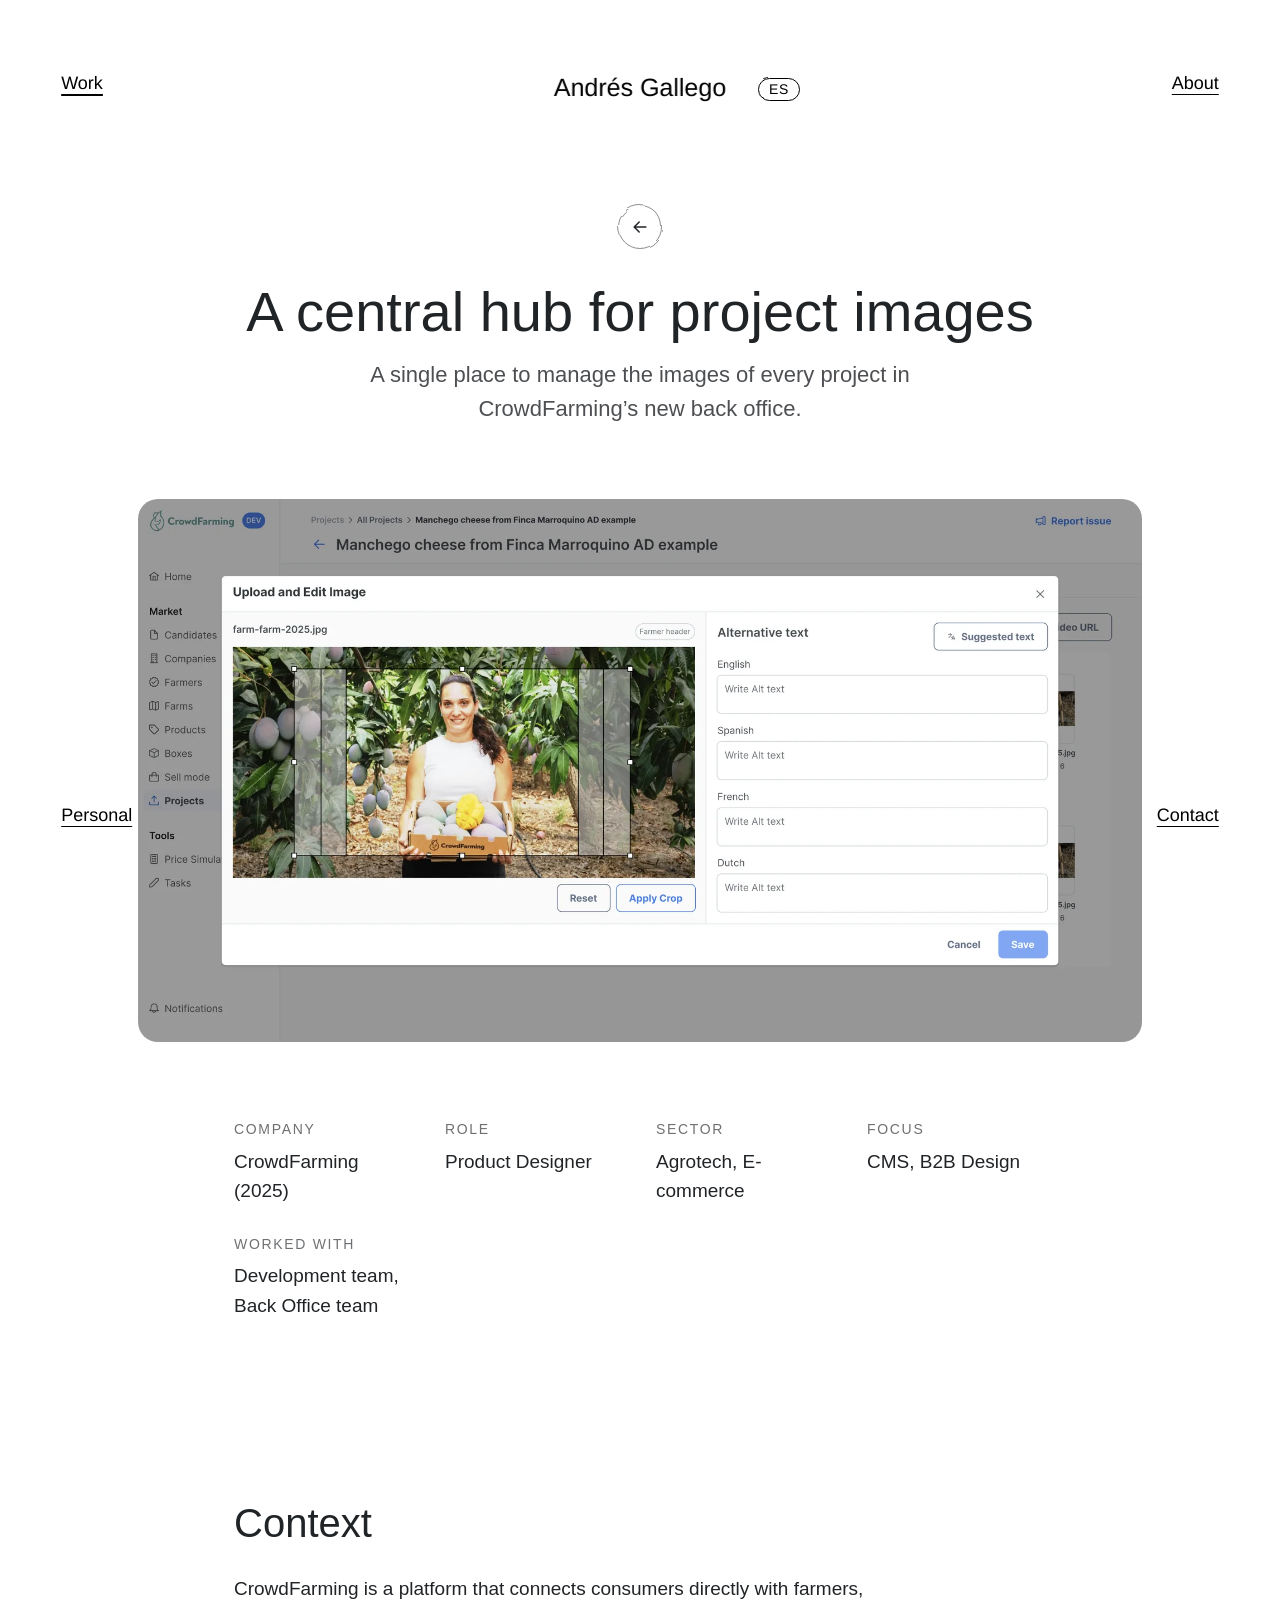
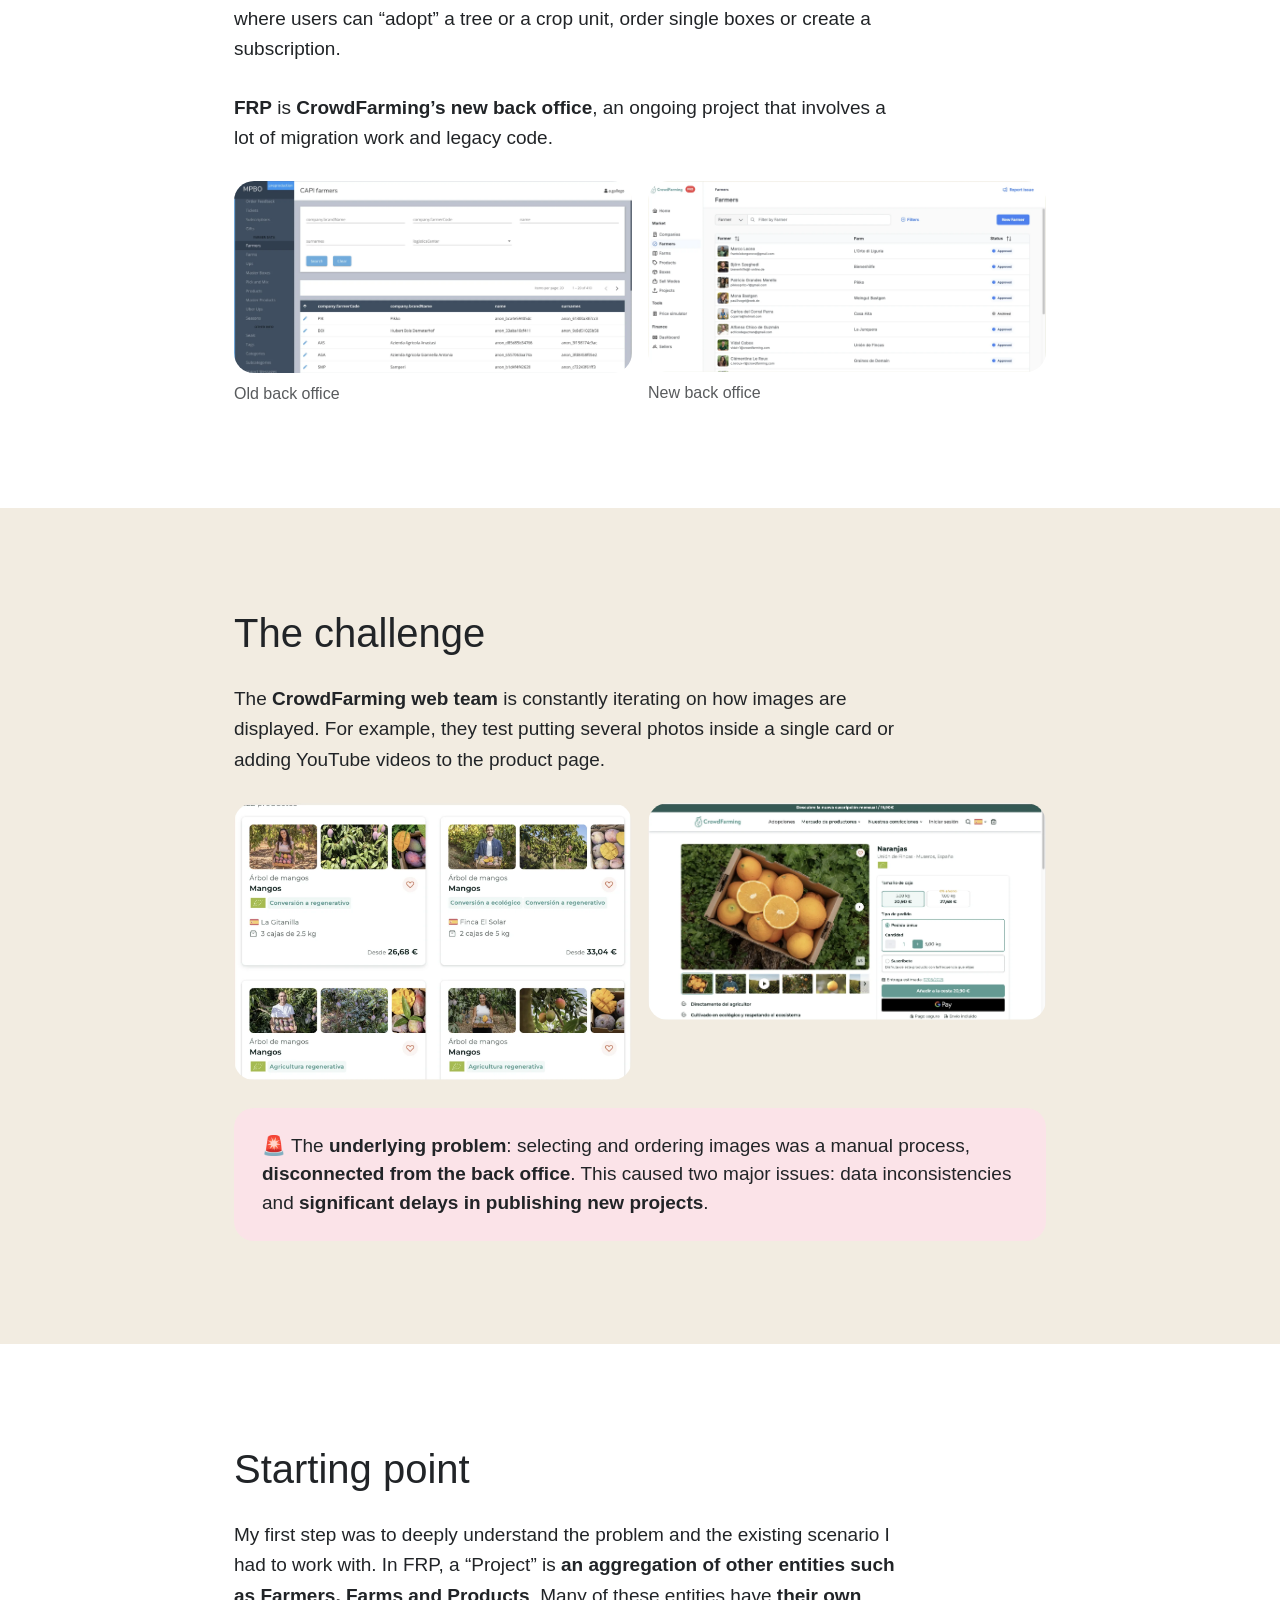
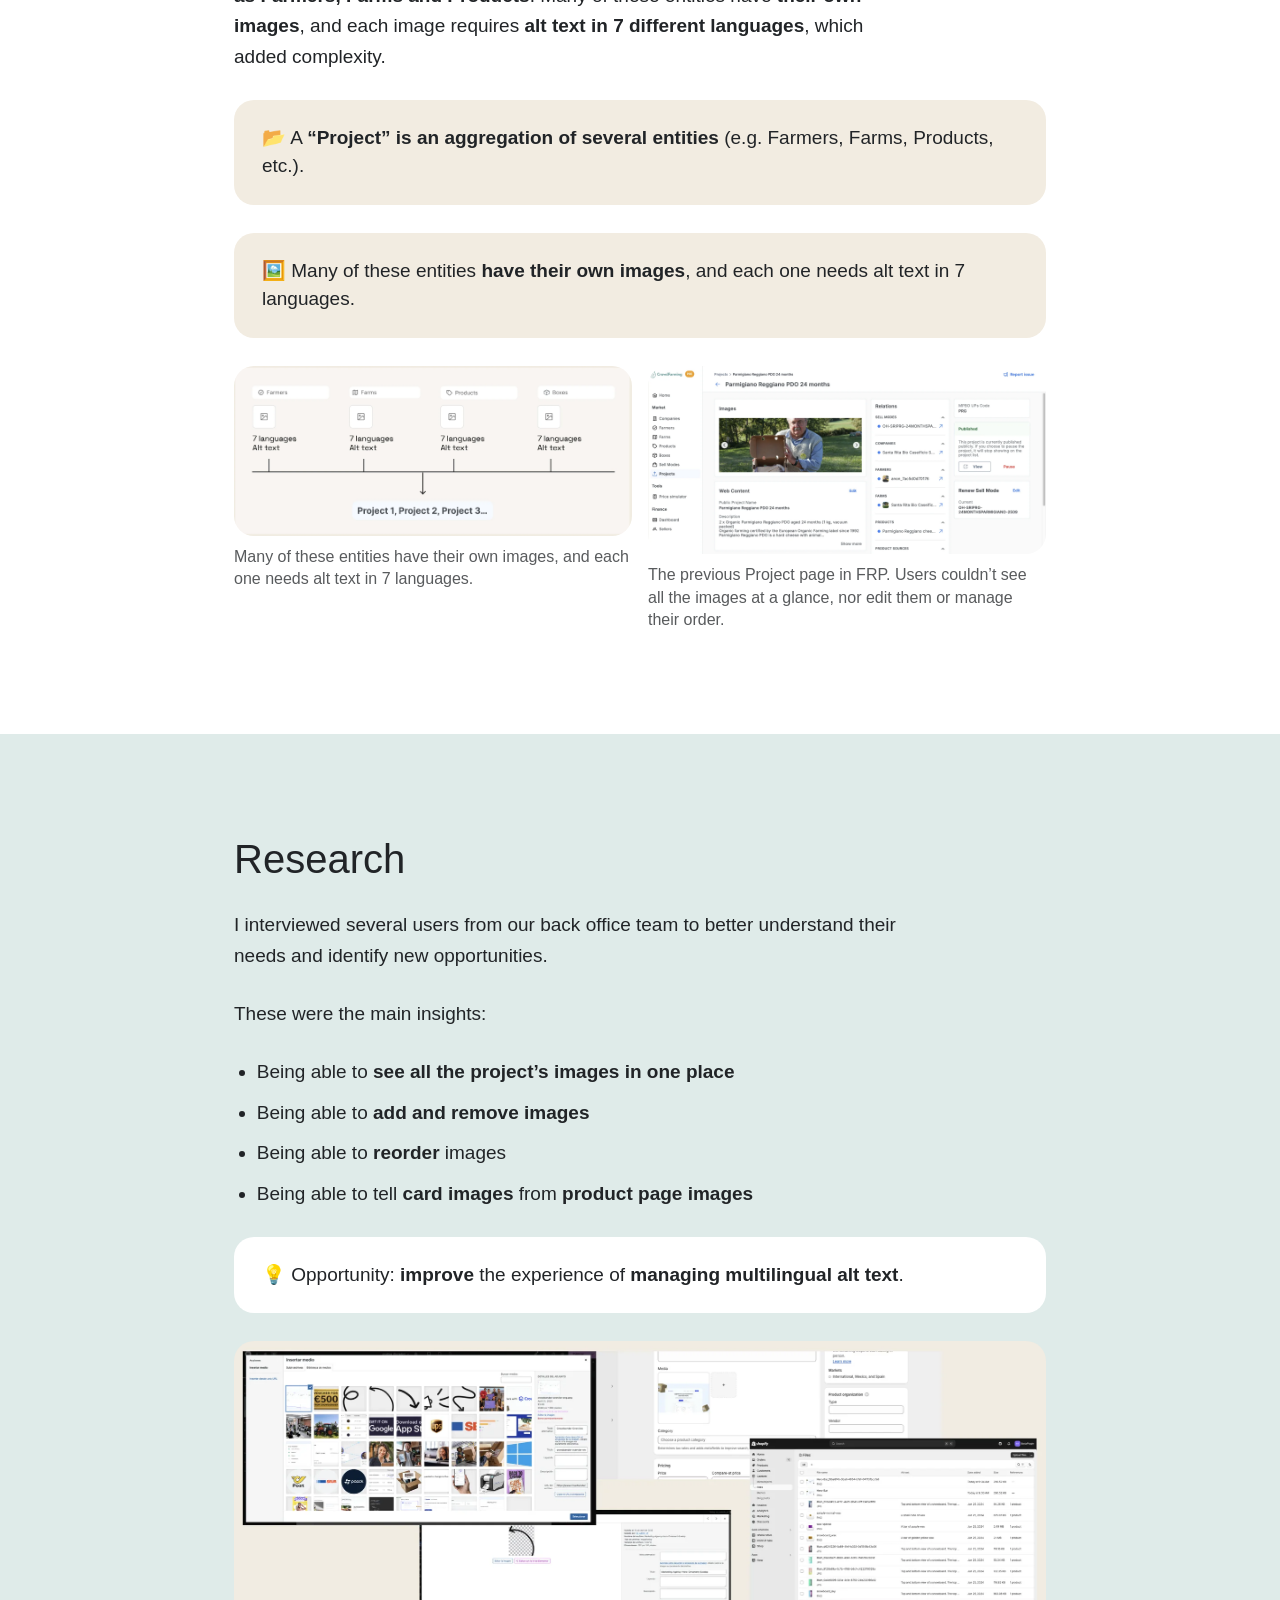
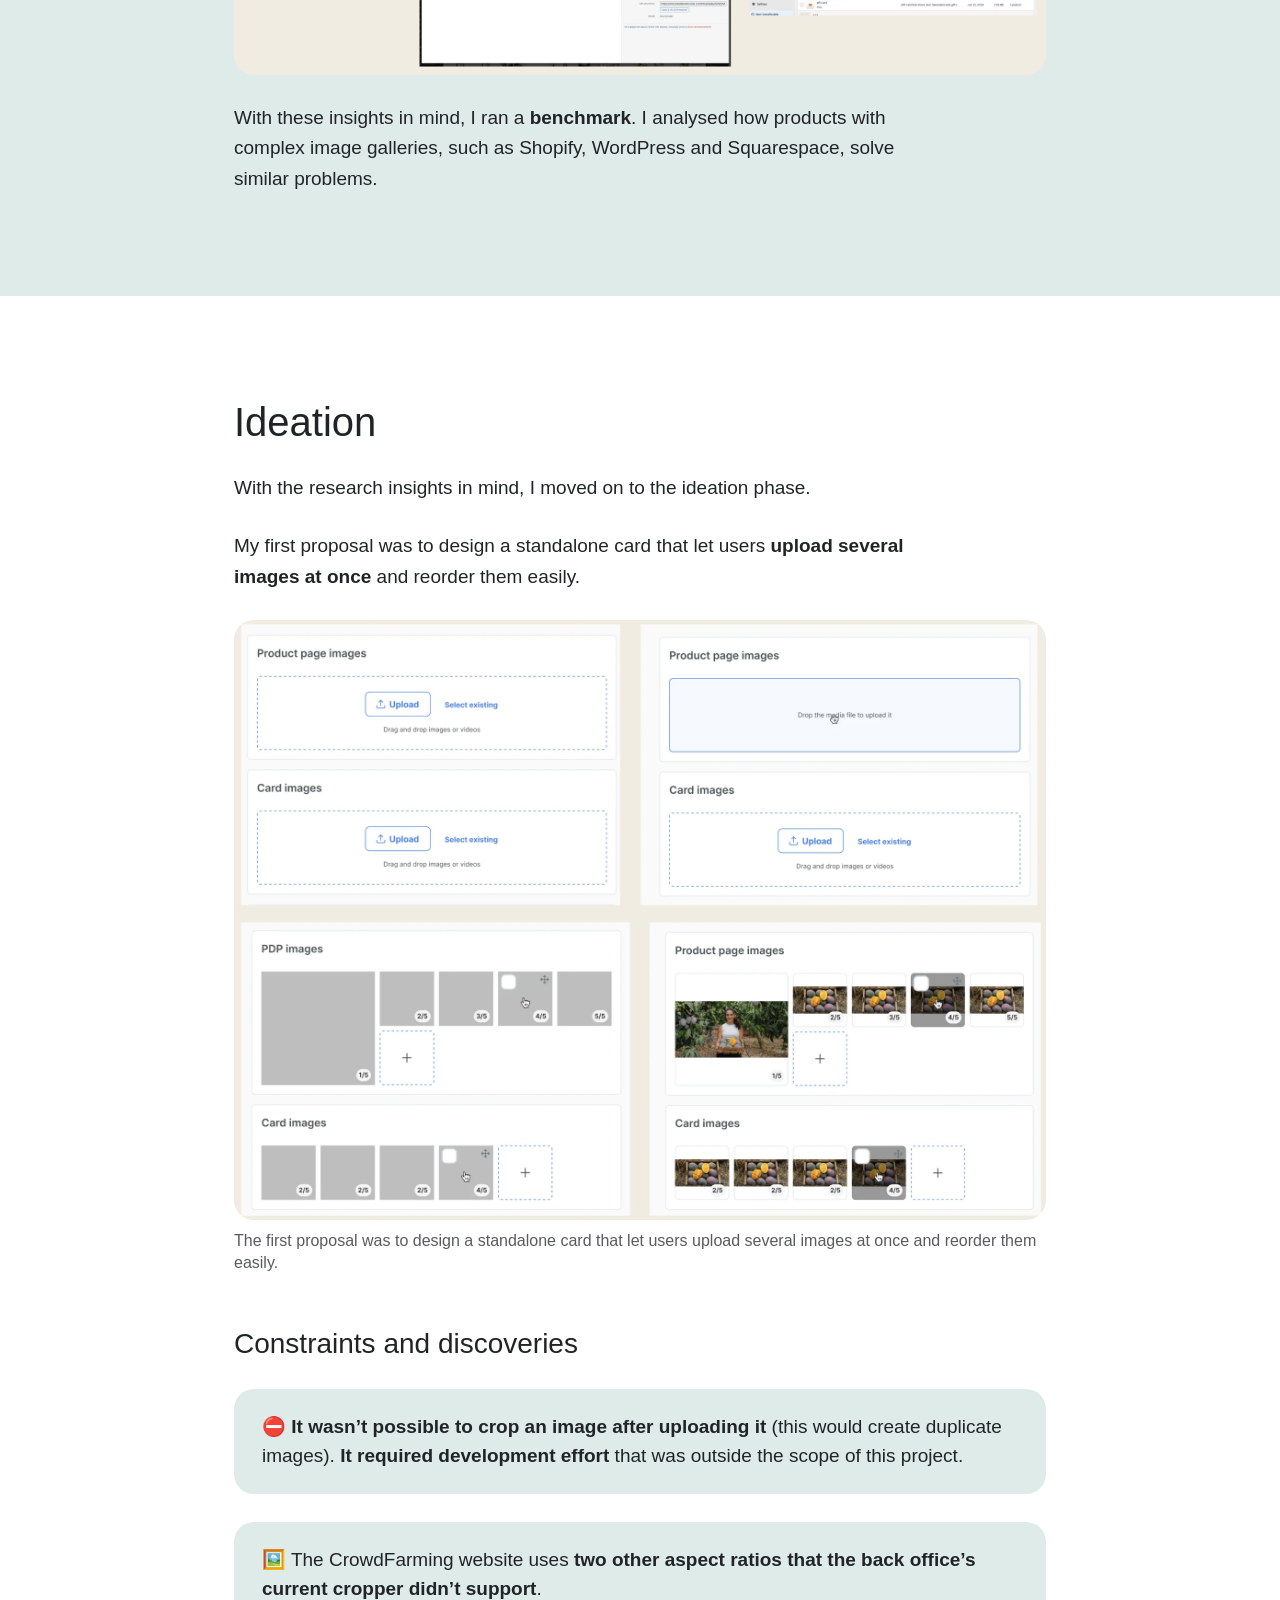
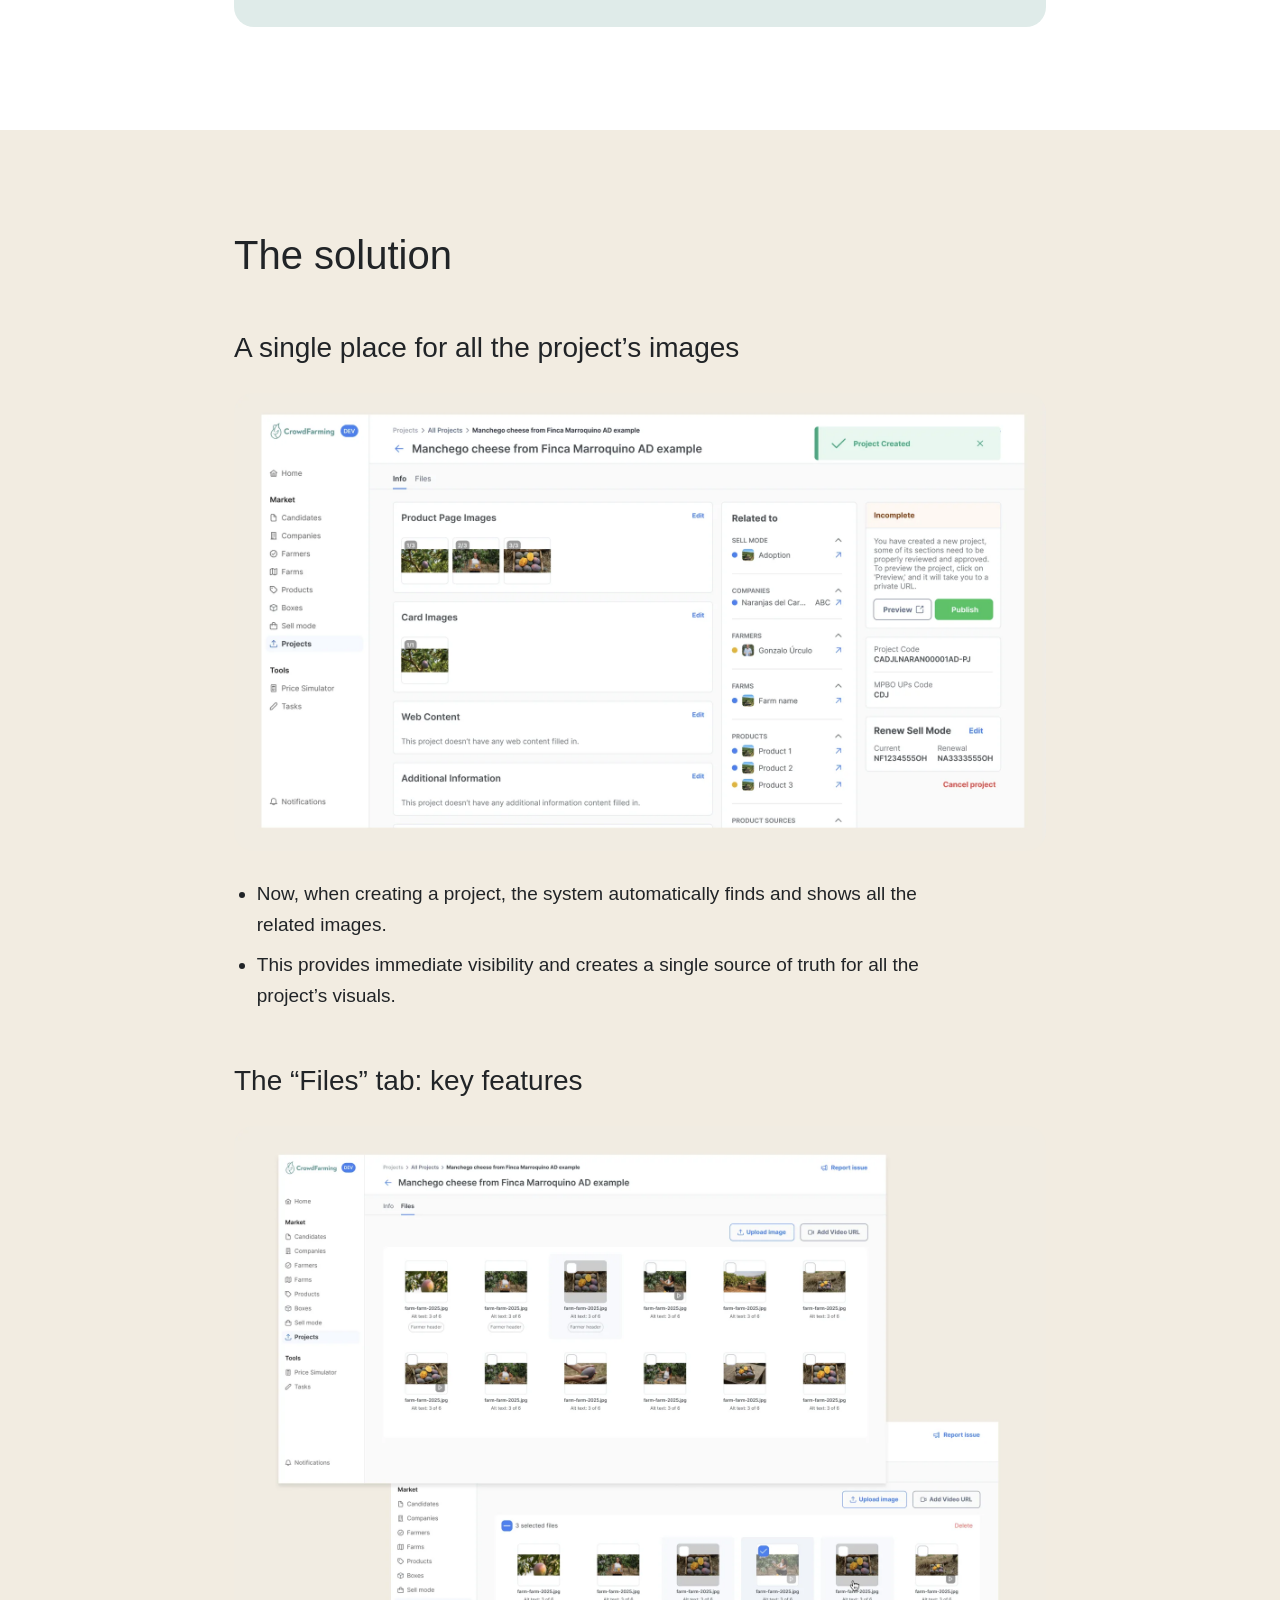
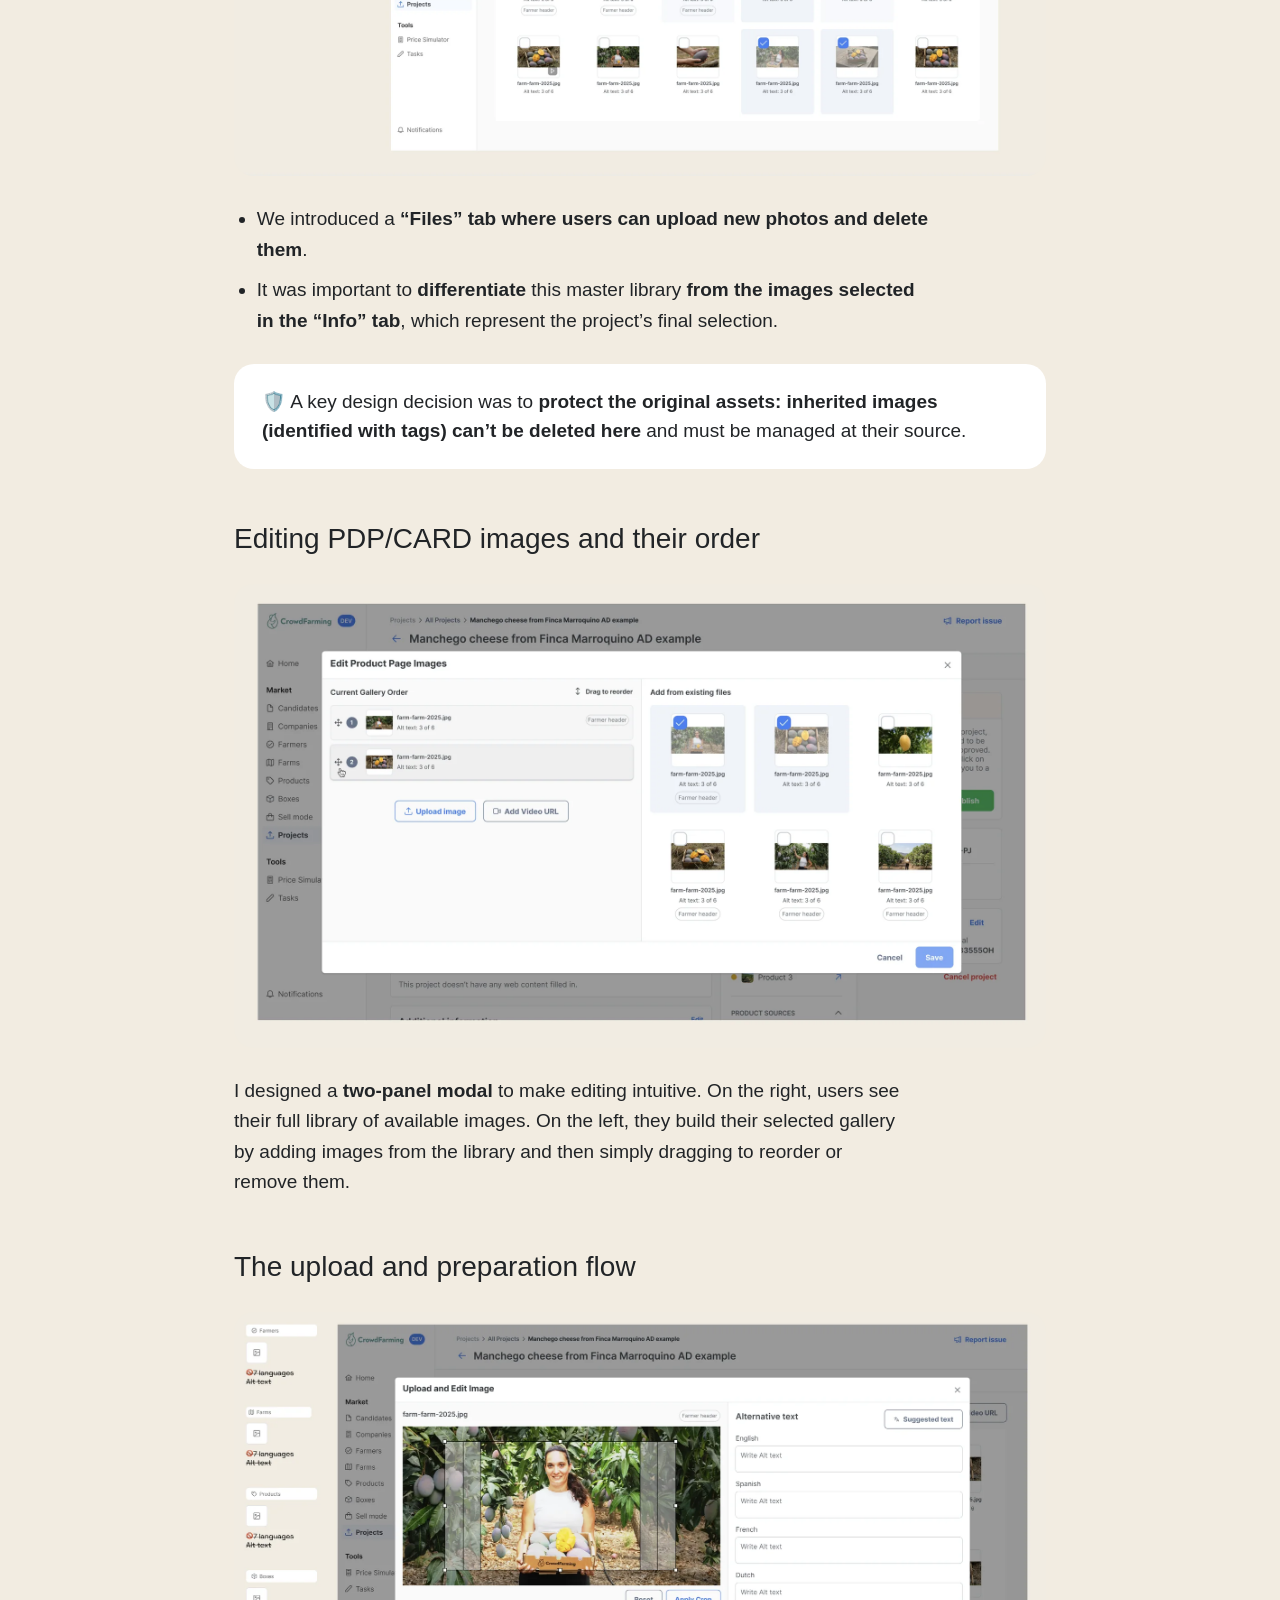
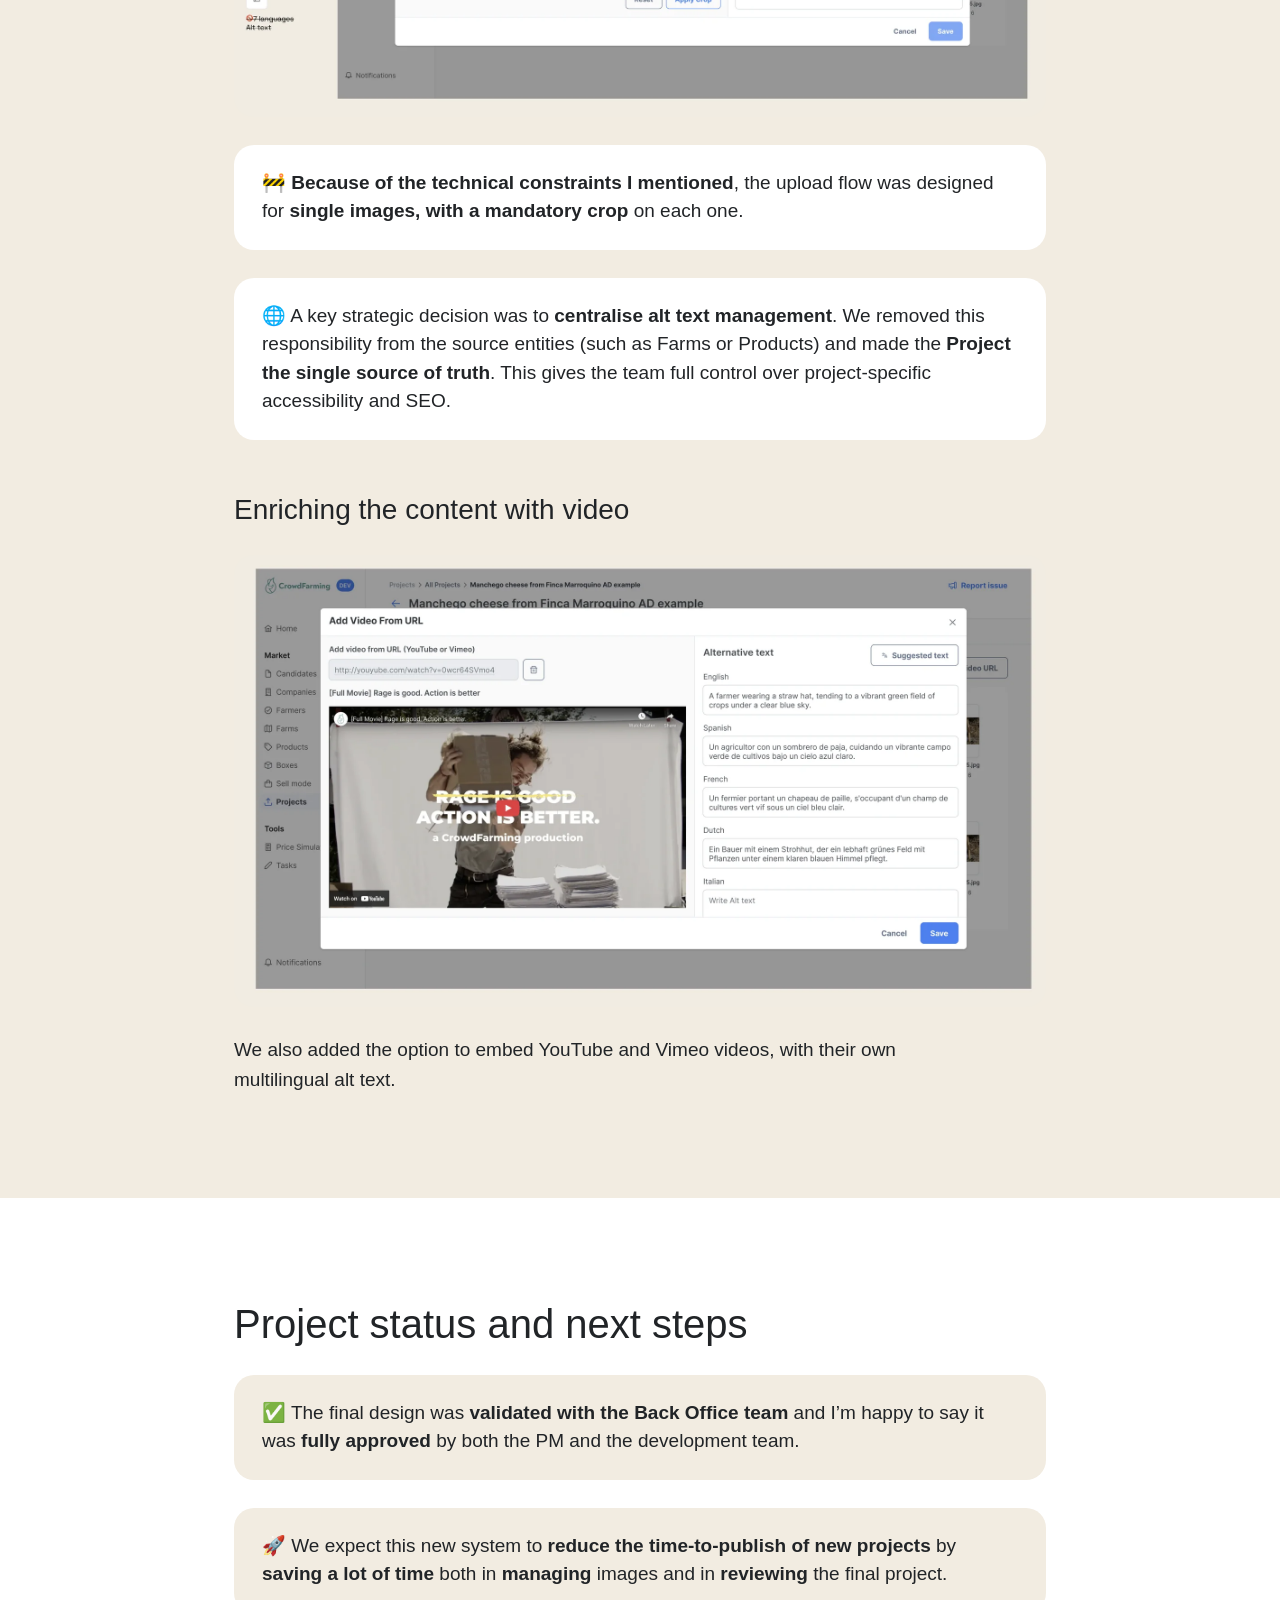
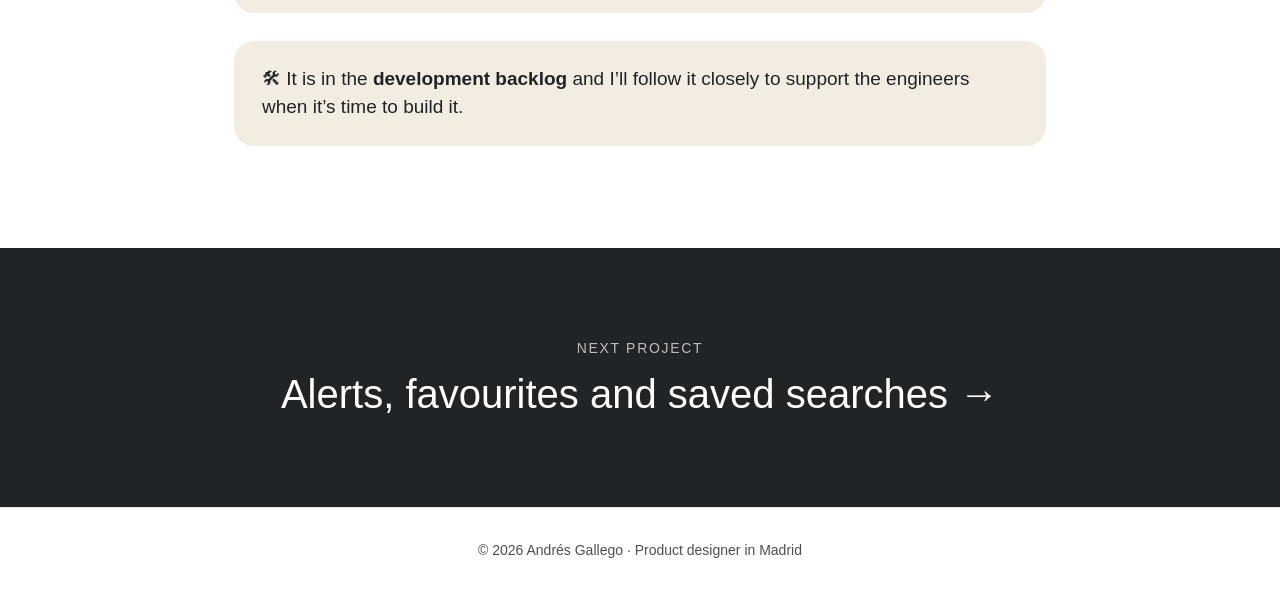
<file: en/central-image-hub.html>
<!doctype html>
<html lang="en">
<head>
<meta charset="utf-8">
<meta name="viewport" content="width=device-width, initial-scale=1">
<title>A central hub for project images · Andrés Gallego</title>
<meta name="description" content="A single place to manage the images of every project in CrowdFarming’s new back office.">
<meta name="author" content="Andrés Gallego">
<meta name="theme-color" content="#212427">
<link rel="canonical" href="https://andresgallego.com/en/central-image-hub">
<link rel="alternate" hreflang="es" href="https://andresgallego.com/hub-imagenes">
<link rel="alternate" hreflang="en" href="https://andresgallego.com/en/central-image-hub">
<link rel="alternate" hreflang="x-default" href="https://andresgallego.com/hub-imagenes">
<meta property="og:type" content="website">
<meta property="og:site_name" content="Andrés Gallego">
<meta property="og:title" content="A central hub for project images · Andrés Gallego">
<meta property="og:description" content="A single place to manage the images of every project in CrowdFarming’s new back office.">
<meta property="og:url" content="https://andresgallego.com/en/central-image-hub">
<meta property="og:image" content="https://andresgallego.com/assets/img/og-image.jpg">
<meta property="og:image:width" content="1200">
<meta property="og:image:height" content="630">
<meta property="og:image:alt" content="Andrés Gallego, product designer in Madrid">
<meta property="og:locale" content="en_GB">
<meta property="og:locale:alternate" content="es_ES">
<meta name="twitter:card" content="summary_large_image">
<meta name="twitter:title" content="A central hub for project images · Andrés Gallego">
<meta name="twitter:description" content="A single place to manage the images of every project in CrowdFarming’s new back office.">
<meta name="twitter:image" content="https://andresgallego.com/assets/img/og-image.jpg">

<link rel="preconnect" href="https://api.fontshare.com">
<link rel="preconnect" href="https://fonts.googleapis.com">
<link rel="preconnect" href="https://fonts.gstatic.com" crossorigin>
<link rel="stylesheet" href="https://fonts.googleapis.com/css2?family=Libre+Baskerville:ital@0;1&display=swap">
<link rel="stylesheet" href="https://api.fontshare.com/v2/css?f[]=switzer@400,500,600&display=swap">
<link rel="icon" type="image/png" sizes="32x32" href="../assets/img/favicon-32.png">
<link rel="icon" type="image/png" sizes="192x192" href="../assets/img/favicon-192.png">
<link rel="apple-touch-icon" href="../assets/img/apple-touch-icon.png">
<link rel="stylesheet" href="../assets/css/style.css">
<style>
.cargando{position:fixed;inset:0;z-index:9999;display:grid;place-content:center;justify-items:center;gap:4px;background:#fff;opacity:0;pointer-events:none;animation:cargando-entra .3s ease 1.2s forwards;transition:opacity .4s ease}
.cargando.fuera{animation:none;opacity:0!important;visibility:hidden;transition:opacity .4s ease,visibility 0s .4s}
@keyframes cargando-entra{to{opacity:1;pointer-events:auto}}
.cargando__cab{width:150px;height:auto;min-height:213px;display:block}
.cargando__puntos{display:flex;gap:9px;height:14px;align-items:center}
.cargando__puntos i{width:9px;height:9px;border-radius:50%;background:#212427;animation:cargando-punto 1.2s ease-in-out infinite}
.cargando__puntos i:nth-child(2){animation-delay:.2s}.cargando__puntos i:nth-child(3){animation-delay:.4s}
@keyframes cargando-punto{0%,70%,100%{opacity:.18;transform:scale(.8)}35%{opacity:1;transform:scale(1.1)}}
@media (prefers-reduced-motion:reduce){.cargando__puntos i{animation:none;opacity:.6}}
</style>
<noscript><style>.cargando{display:none}</style></noscript>
<script src="../assets/js/main.js" defer></script>
</head>
<body>
<div class="cargando" id="cargando" role="status" aria-live="polite"><img class="cargando__cab" data-src="../assets/img/cabezon-mini.webp" alt=""><div class="cargando__puntos" aria-hidden="true"><i></i><i></i><i></i></div><span class="solo-lectores">Loading…</span></div>
<script>(function(){var c=document.getElementById("cargando");if(!c)return;setTimeout(function(){var i=c.querySelector("img");if(i&&c.parentNode&&!c.classList.contains("fuera"))i.src=i.getAttribute("data-src")},600);var f=function(){c.classList.add("fuera");setTimeout(function(){c.remove()},600)};if(document.readyState==="complete")f();else{window.addEventListener("load",f);setTimeout(f,12000)}})();</script>
<a class="skip" href="#main">Skip to content</a>
<svg width="0" height="0" style="position:absolute" aria-hidden="true" focusable="false"><filter id="trazo" x="-12%" y="-50%" width="124%" height="200%"><feTurbulence type="fractalNoise" baseFrequency="0.035 0.06" numOctaves="2" seed="7" result="n"/><feDisplacementMap in="SourceGraphic" in2="n" scale="6"/></filter><filter id="trazo-fino" x="-12%" y="-50%" width="124%" height="200%"><feTurbulence type="fractalNoise" baseFrequency="0.05 0.08" numOctaves="2" seed="7" result="n"/><feDisplacementMap in="SourceGraphic" in2="n" scale="2.5"/></filter><filter id="trazo-card" x="-2%" y="-2%" width="104%" height="104%"><feTurbulence type="fractalNoise" baseFrequency="0.012 0.02" numOctaves="2" seed="7" result="n"/><feDisplacementMap in="SourceGraphic" in2="n" scale="9"/></filter></svg>
<nav class="site-nav" aria-label="Main">
  <a class="nav-name" href="./">Andrés Gallego</a>
  <a class="nav-lang" href="../hub-imagenes" hreflang="es" lang="es" aria-label="Leer esta página en español">ES</a>
  <div class="m-cabecera">
    <a class="m-id" href="./"><span class="m-foto"><img src="../assets/img/andres.jpg" alt=""></span><span class="m-nombre">Andrés Gallego</span></a>
    <div class="m-acciones">
      <a class="m-btn" href="mailto:andresgallego.design@gmail.com" aria-label="Email Andrés"><svg viewBox="0 0 24 24" width="18" height="18" fill="none" stroke="currentColor" stroke-width="1.6" stroke-linecap="round" stroke-linejoin="round" aria-hidden="true"><rect x="3" y="5" width="18" height="14" rx="2.5"/><path d="m4 7.5 8 6 8-6"/></svg></a>
      <a class="m-btn" href="https://www.linkedin.com/in/andres-gallego/" target="_blank" rel="noopener" aria-label="Andrés on LinkedIn"><svg viewBox="0 0 24 24" width="17" height="17" fill="currentColor" aria-hidden="true"><path d="M5.2 9.2h3.1V19H5.2zM6.75 4.6a1.8 1.8 0 1 1 0 3.6 1.8 1.8 0 0 1 0-3.6zM10.4 9.2h3v1.35h.04c.42-.8 1.45-1.65 2.98-1.65 3.18 0 3.77 2.1 3.77 4.8V19h-3.1v-4.7c0-1.12-.02-2.56-1.56-2.56-1.56 0-1.8 1.22-1.8 2.48V19h-3.1z"/></svg></a>
      <a class="m-btn m-lang" href="../hub-imagenes" hreflang="es" lang="es" aria-label="Leer esta página en español">ES</a>
    </div>
  </div>
  <div class="nav-pill">
    <a class="nav-tl" href="./#trabajos" aria-current="page">Work</a>
    <a class="nav-tr" href="about">About</a>
    <a class="nav-bl" href="personal">Personal</a>
    <a class="nav-br" href="./#contacto">Contact</a>
  </div>
</nav>
<main id="main" class="page">
<header class="cs-hero"><a class="volver" href="./" aria-label="Back to work"><svg viewBox="0 0 24 24" aria-hidden="true"><path d="M19 12H5.5M11 6l-6 6 6 6" fill="none" stroke="currentColor" stroke-width="1.8" stroke-linecap="round" stroke-linejoin="round"/></svg></a><h1>A central hub for project images</h1><p class="sub">A single place to manage the images of every project in CrowdFarming’s new back office.</p></header>
<div class="cs-portada"><figure class="media "><div class="media__box" style="--ratio:16 / 9"><img src="../assets/img/hub-imagenes-portada.webp" alt="Cover of the project image hub" loading="lazy"></div></figure></div>
<dl class="cs-meta"><div><dt>Company</dt><dd>CrowdFarming (2025)</dd></div><div><dt>Role</dt><dd>Product Designer</dd></div><div><dt>Sector</dt><dd>Agrotech, E-commerce</dd></div><div><dt>Focus</dt><dd>CMS, B2B Design</dd></div><div><dt>Worked with</dt><dd>Development team, Back Office team</dd></div></dl>
<section class="cs-section"><div class="cs-wrap"><h2>Context</h2>
<p>CrowdFarming is a platform that connects consumers directly with farmers, where users can “adopt” a tree or a crop unit, order single boxes or create a subscription.</p>
<p><strong>FRP</strong> is <strong>CrowdFarming’s new back office</strong>, an ongoing project that involves a lot of migration work and legacy code.</p>
<div class="duo"><figure class="media "><div class="media__box" style="--ratio:16 / 10"><img src="../assets/img/hub-backoffice-antiguo.webp" alt="Old back office" loading="lazy"></div><figcaption>Old back office</figcaption></figure><figure class="media "><div class="media__box" style="--ratio:16 / 10"><img src="../assets/img/hub-backoffice-nuevo.webp" alt="New back office" loading="lazy"></div><figcaption>New back office</figcaption></figure></div>
</div></section>
<section class="cs-section cs-section--veis"><div class="cs-wrap"><h2>The challenge</h2>
<p>The <strong>CrowdFarming web team</strong> is constantly iterating on how images are displayed. For example, they test putting several photos inside a single card or adding YouTube videos to the product page.</p>
<div class="duo"><figure class="media "><div class="media__box" style="--ratio:16 / 10"><img src="../assets/img/hub-reto-1.webp" alt="Card variant with several photos" loading="lazy"></div></figure><figure class="media "><div class="media__box" style="--ratio:16 / 10"><img src="../assets/img/hub-reto-2.webp" alt="Product page with video" loading="lazy"></div></figure></div>
<div class="callout callout--aviso">🚨 The <strong>underlying problem</strong>: selecting and ordering images was a manual process, <strong>disconnected from the back office</strong>. This caused two major issues: data inconsistencies and <strong>significant delays in publishing new projects</strong>.</div>
</div></section>
<section class="cs-section"><div class="cs-wrap"><h2>Starting point</h2>
<p>My first step was to deeply understand the problem and the existing scenario I had to work with. In FRP, a “Project” is <strong>an aggregation of other entities such as Farmers, Farms and Products</strong>. Many of these entities have <strong>their own images</strong>, and each image requires <strong>alt text in 7 different languages</strong>, which added complexity.</p>
<div class="callout callout--gris">📂 A <strong>“Project” is an aggregation of several entities</strong> (e.g. Farmers, Farms, Products, etc.).</div>
<div class="callout callout--gris">🖼️ Many of these entities <strong>have their own images</strong>, and each one needs alt text in 7 languages.</div>
<div class="duo"><figure class="media "><div class="media__box" style="--ratio:16 / 10"><img src="../assets/img/hub-punto-partida-1.webp" alt="Entities with their own images" loading="lazy"></div><figcaption>Many of these entities have their own images, and each one needs alt text in 7 languages.</figcaption></figure><figure class="media "><div class="media__box" style="--ratio:16 / 10"><img src="../assets/img/hub-punto-partida-2.webp" alt="Previous Project page in FRP" loading="lazy"></div><figcaption>The previous Project page in FRP. Users couldn’t see all the images at a glance, nor edit them or manage their order.</figcaption></figure></div>
</div></section>
<section class="cs-section cs-section--fondito"><div class="cs-wrap"><h2>Research</h2>
<p>I interviewed several users from our back office team to better understand their needs and identify new opportunities.</p>
<p>These were the main insights:</p>
<ul><li>Being able to <strong>see all the project’s images in one place</strong></li><li>Being able to <strong>add and remove images</strong></li><li>Being able to <strong>reorder</strong> images</li><li>Being able to tell <strong>card images</strong> from <strong>product page images</strong></li></ul>
<div class="callout ">💡 Opportunity: <strong>improve</strong> the experience of <strong>managing multilingual alt text</strong>.</div>
<figure class="media "><div class="media__box" style="--ratio:16 / 10"><img src="../assets/img/hub-insights.webp" alt="Summary of research insights" loading="lazy"></div></figure>
<p>With these insights in mind, I ran a <strong>benchmark</strong>. I analysed how products with complex image galleries, such as Shopify, WordPress and Squarespace, solve similar problems.</p>
</div></section>
<section class="cs-section"><div class="cs-wrap"><h2>Ideation</h2>
<p>With the research insights in mind, I moved on to the ideation phase.</p>
<p>My first proposal was to design a standalone card that let users <strong>upload several images at once</strong> and reorder them easily.</p>
<figure class="media "><div class="media__box" style="--ratio:16 / 10"><img src="../assets/img/hub-ideacion.webp" alt="First proposal: standalone multi-upload card" loading="lazy"></div><figcaption>The first proposal was to design a standalone card that let users upload several images at once and reorder them easily.</figcaption></figure>
<h3>Constraints and discoveries</h3>
<div class="callout ">⛔ <strong>It wasn’t possible to crop an image after uploading it</strong> (this would create duplicate images). <strong>It required development effort</strong> that was outside the scope of this project.</div>
<div class="callout ">🖼️ The CrowdFarming website uses <strong>two other aspect ratios that the back office’s current cropper didn’t support</strong>.</div>
</div></section>
<section class="cs-section cs-section--veis"><div class="cs-wrap"><h2>The solution</h2>
<h3>A single place for all the project’s images</h3>
<figure class="media "><div class="media__box" style="--ratio:16 / 10"><img src="../assets/img/hub-solucion-1.webp" alt="All the project’s images in one place" loading="lazy"></div></figure>
<ul><li>Now, when creating a project, the system automatically finds and shows all the related images.</li><li>This provides immediate visibility and creates a single source of truth for all the project’s visuals.</li></ul>
<h3>The “Files” tab: key features</h3>
<figure class="media "><div class="media__box" style="--ratio:16 / 10"><img src="../assets/img/hub-files.webp" alt="Files tab" loading="lazy"></div></figure>
<ul><li>We introduced a <strong>“Files” tab where users can upload new photos and delete them</strong>.</li><li>It was important to <strong>differentiate</strong> this master library <strong>from the images selected in the “Info” tab</strong>, which represent the project’s final selection.</li></ul>
<div class="callout ">🛡️ A key design decision was to <strong>protect the original assets: inherited images (identified with tags) can’t be deleted here</strong> and must be managed at their source.</div>
<h3>Editing PDP/CARD images and their order</h3>
<figure class="media "><div class="media__box" style="--ratio:16 / 10"><img src="../assets/img/hub-modal.webp" alt="Two-panel modal for editing images" loading="lazy"></div></figure>
<p>I designed a <strong>two-panel modal</strong> to make editing intuitive. On the right, users see their full library of available images. On the left, they build their selected gallery by adding images from the library and then simply dragging to reorder or remove them.</p>
<h3>The upload and preparation flow</h3>
<figure class="media "><div class="media__box" style="--ratio:16 / 10"><img src="../assets/img/hub-subida.webp" alt="Upload and crop flow" loading="lazy"></div></figure>
<div class="callout ">🚧 <strong>Because of the technical constraints I mentioned</strong>, the upload flow was designed for <strong>single images, with a mandatory crop</strong> on each one.</div>
<div class="callout ">🌐 A key strategic decision was to <strong>centralise alt text management</strong>. We removed this responsibility from the source entities (such as Farms or Products) and made the <strong>Project the single source of truth</strong>. This gives the team full control over project-specific accessibility and SEO.</div>
<h3>Enriching the content with video</h3>
<figure class="media "><div class="media__box" style="--ratio:16 / 10"><img src="../assets/img/hub-video.webp" alt="Embedding YouTube and Vimeo videos" loading="lazy"></div></figure>
<p>We also added the option to embed YouTube and Vimeo videos, with their own multilingual alt text.</p>
</div></section>
<section class="cs-section"><div class="cs-wrap"><h2>Project status and next steps</h2>
<div class="callout callout--gris">✅ The final design was <strong>validated with the Back Office team</strong> and I’m happy to say it was <strong>fully approved</strong> by both the PM and the development team.</div>
<div class="callout callout--gris">🚀 We expect this new system to <strong>reduce the time-to-publish of new projects</strong> by <strong>saving a lot of time</strong> both in <strong>managing</strong> images and in <strong>reviewing</strong> the final project.</div>
<div class="callout callout--gris">🛠 It is in the <strong>development backlog</strong> and I’ll follow it closely to support the engineers when it’s time to build it.</div>
</div></section>
<a class="siguiente" href="alerts-favourites"><small>Next project</small><span>Alerts, favourites and saved searches →</span></a>
</main>
<footer class="pie"><p>© 2026 Andrés Gallego · Product designer in Madrid</p></footer>
</body>
</html>
</file>
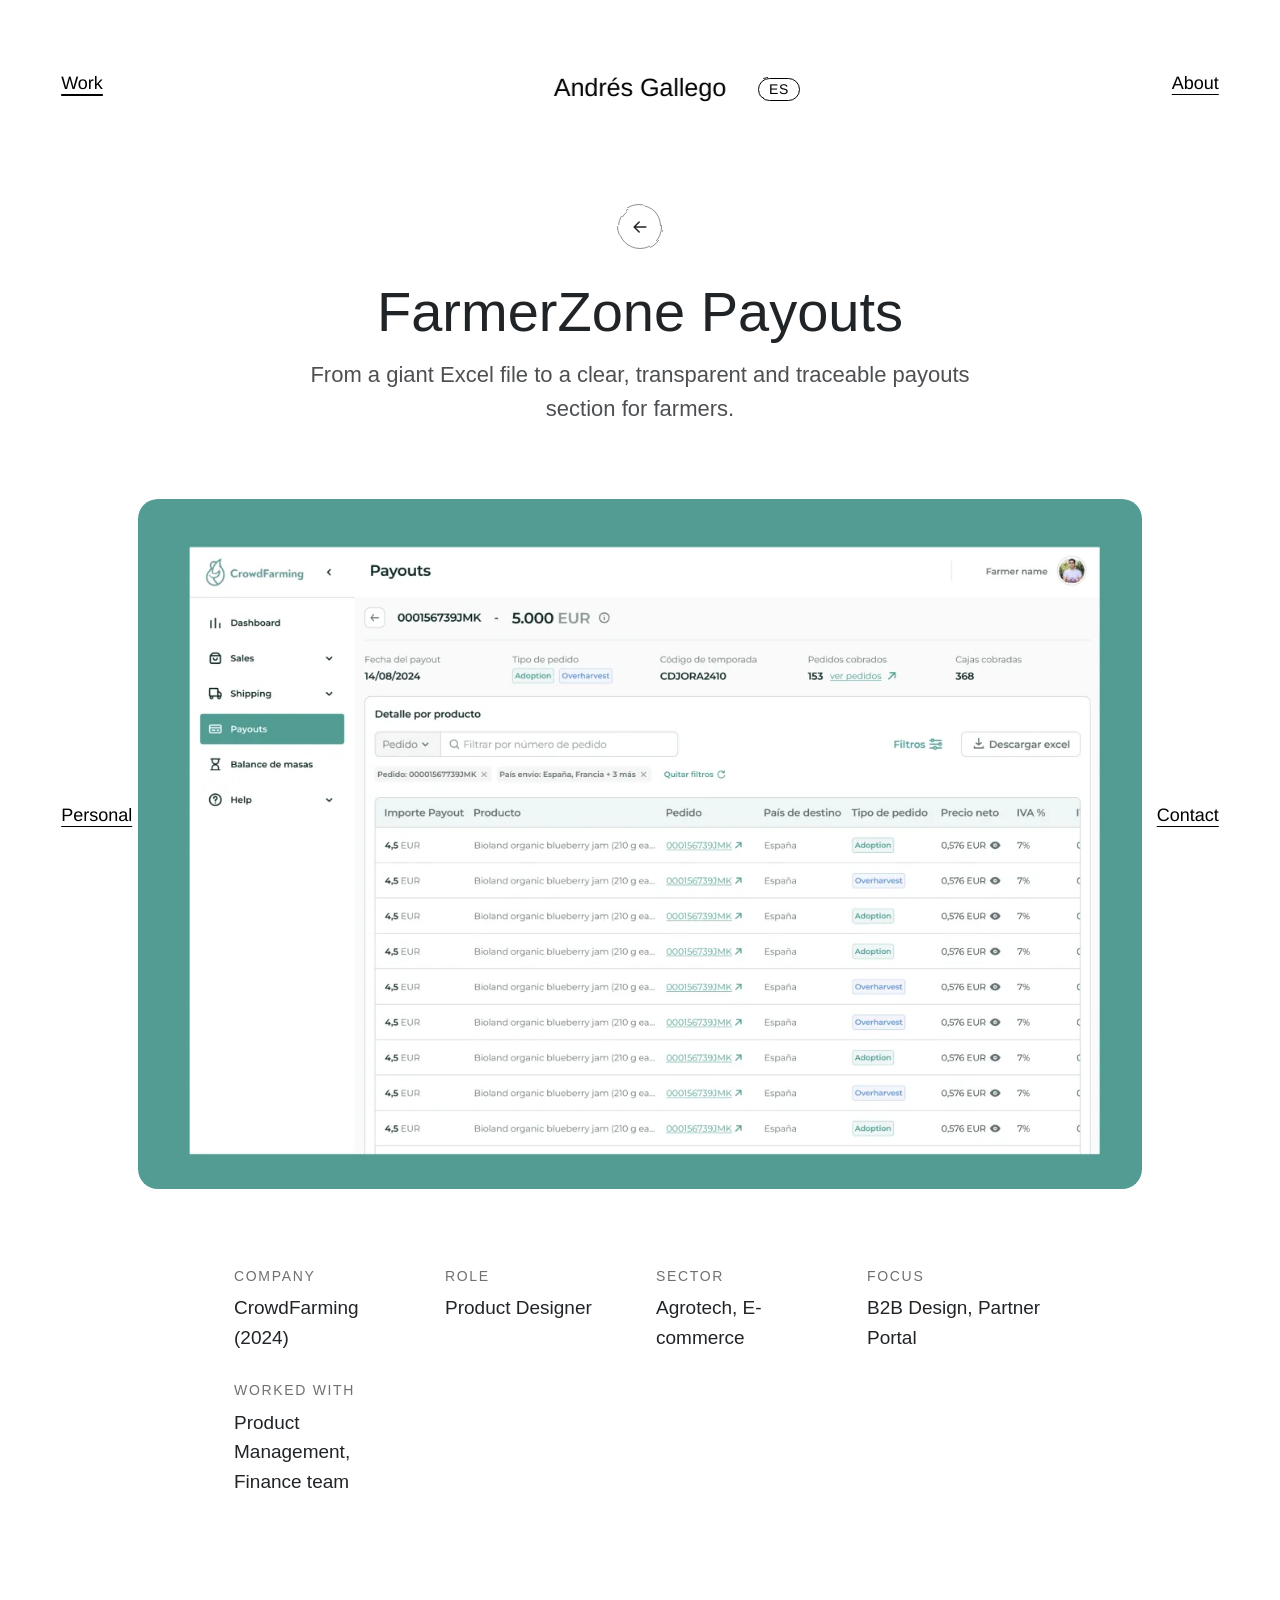
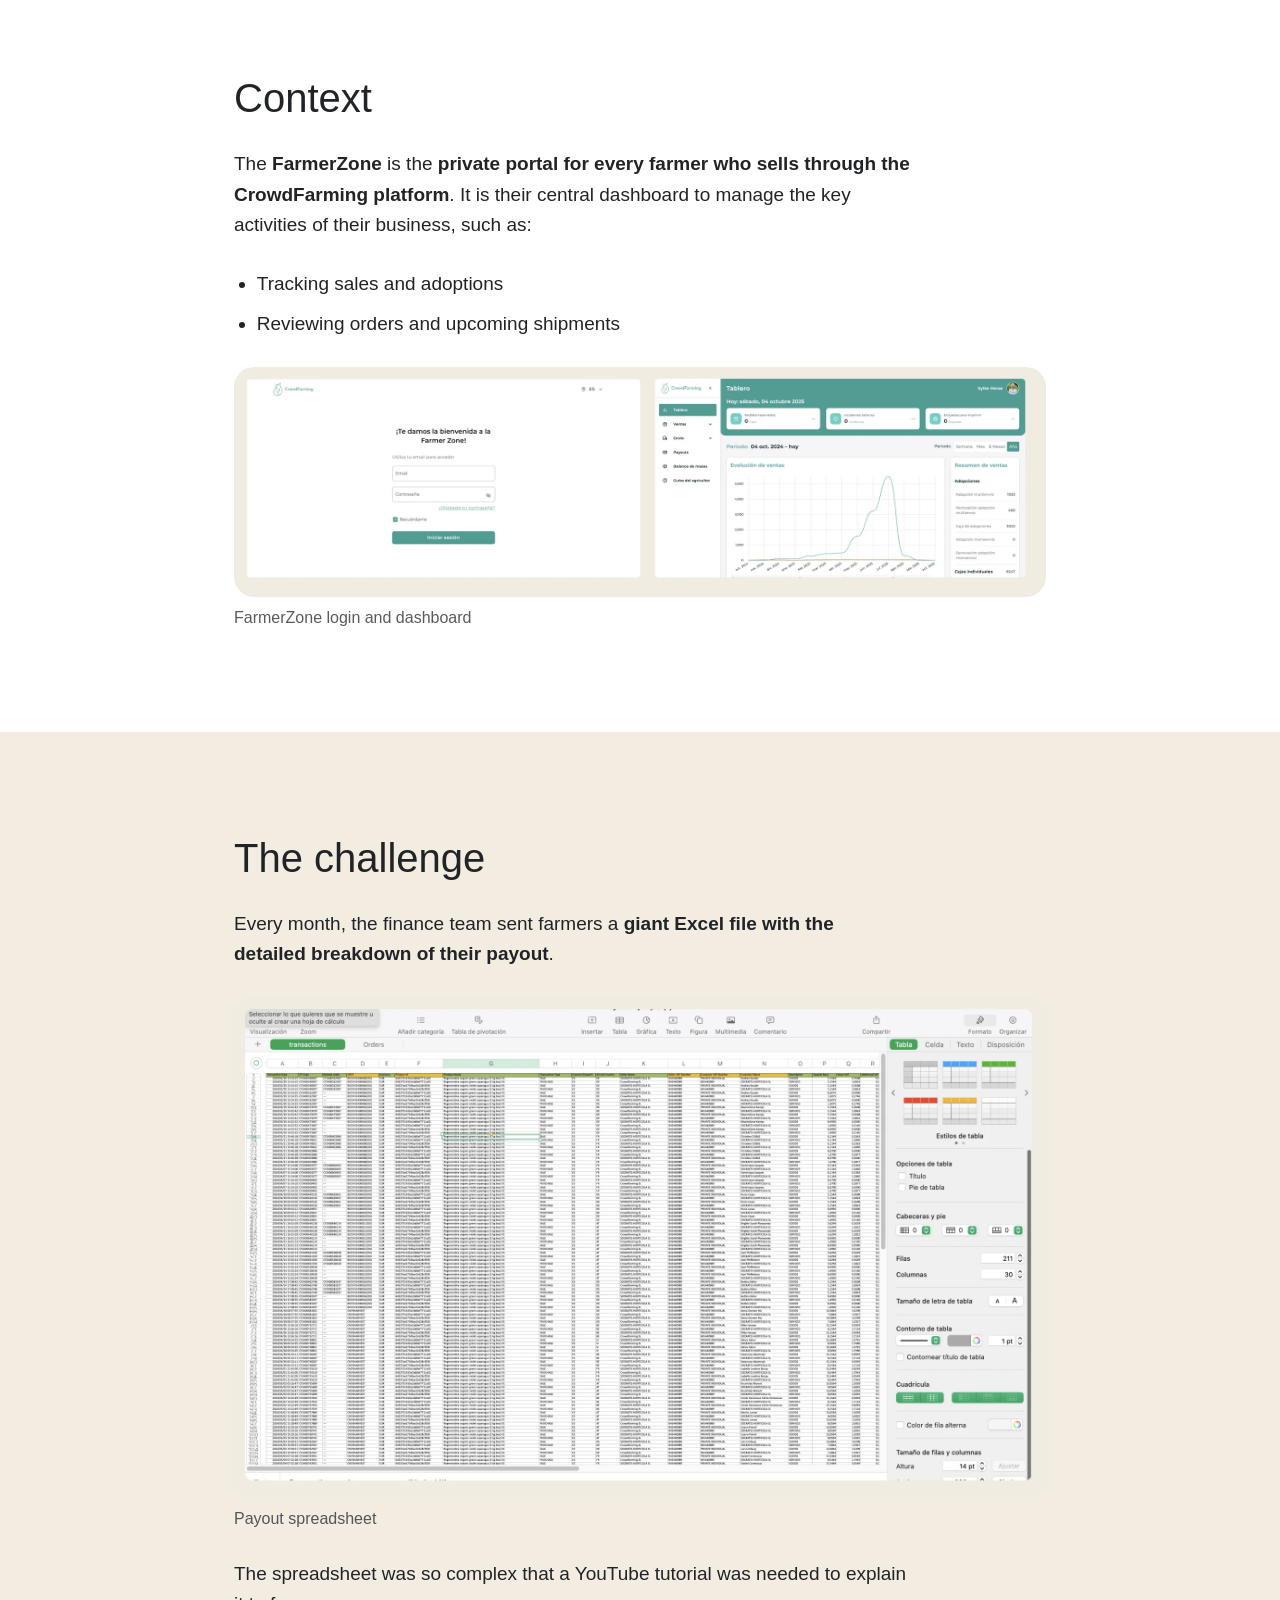
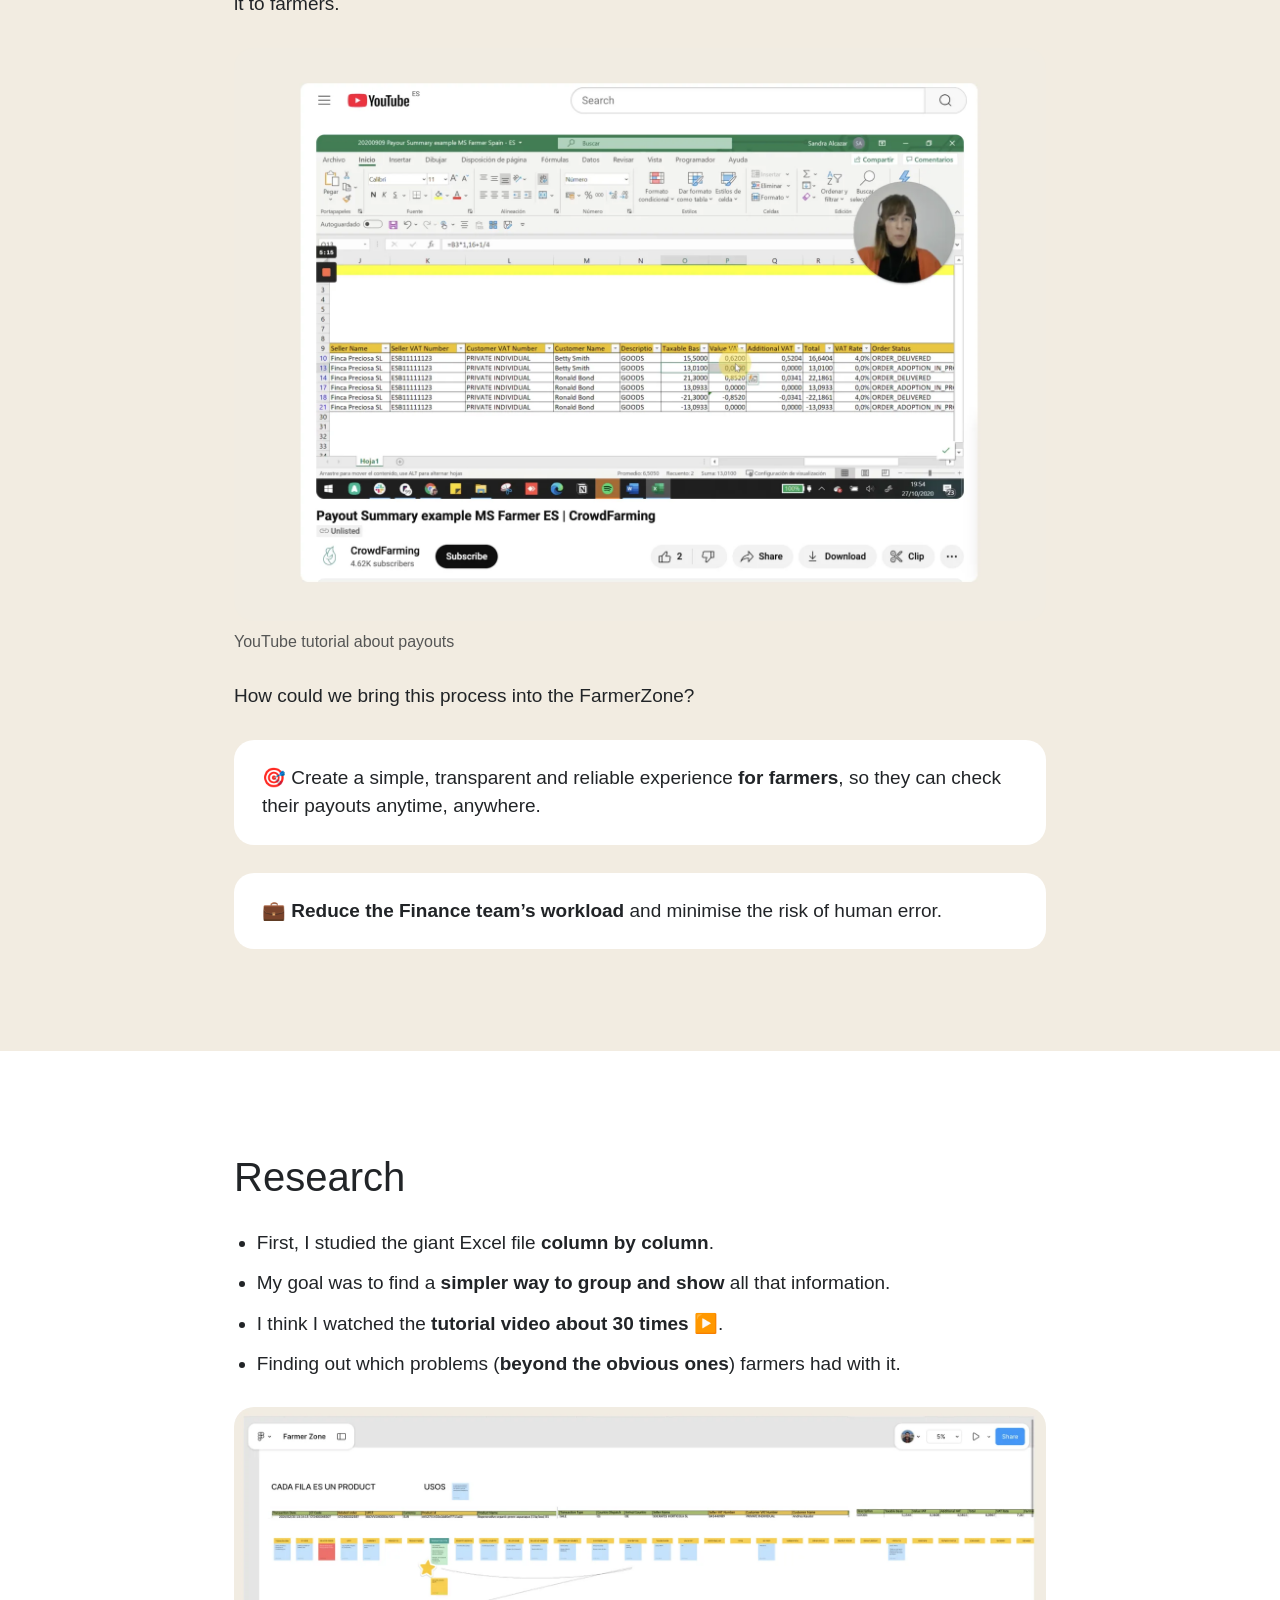
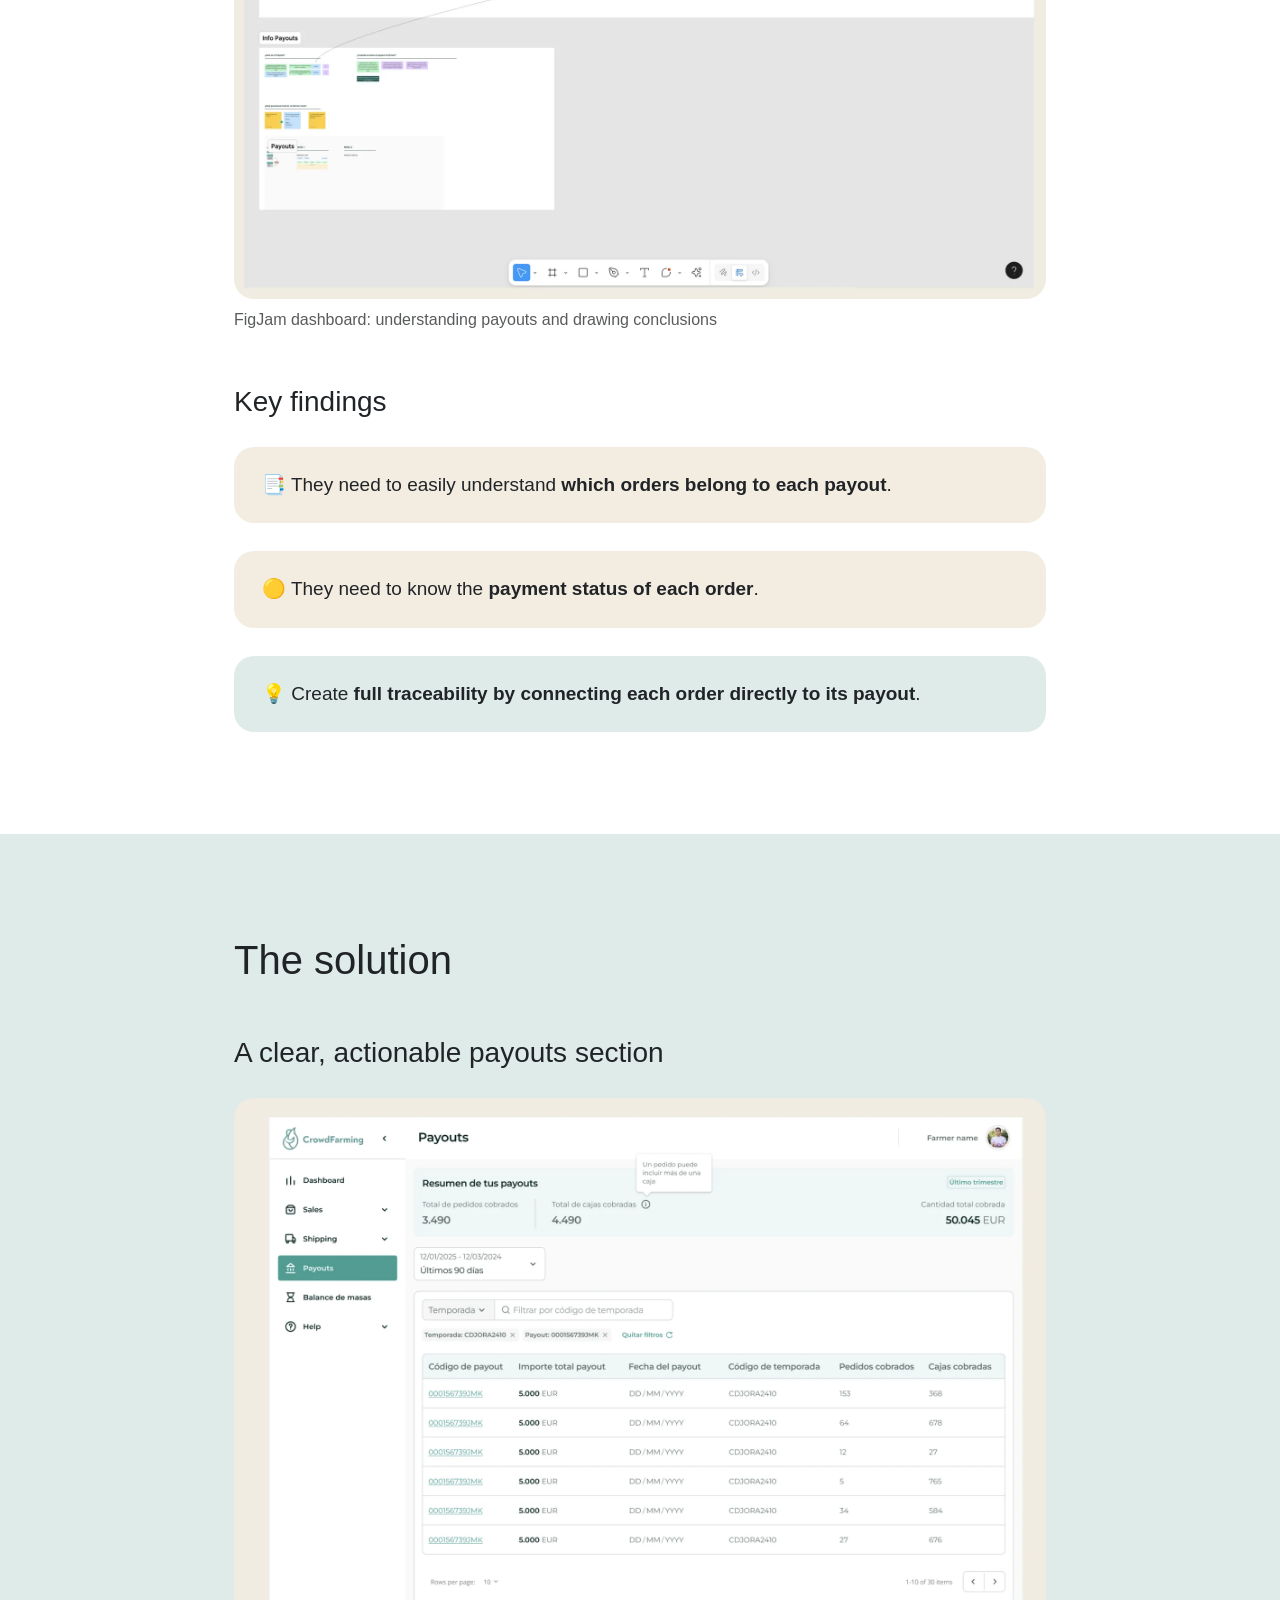
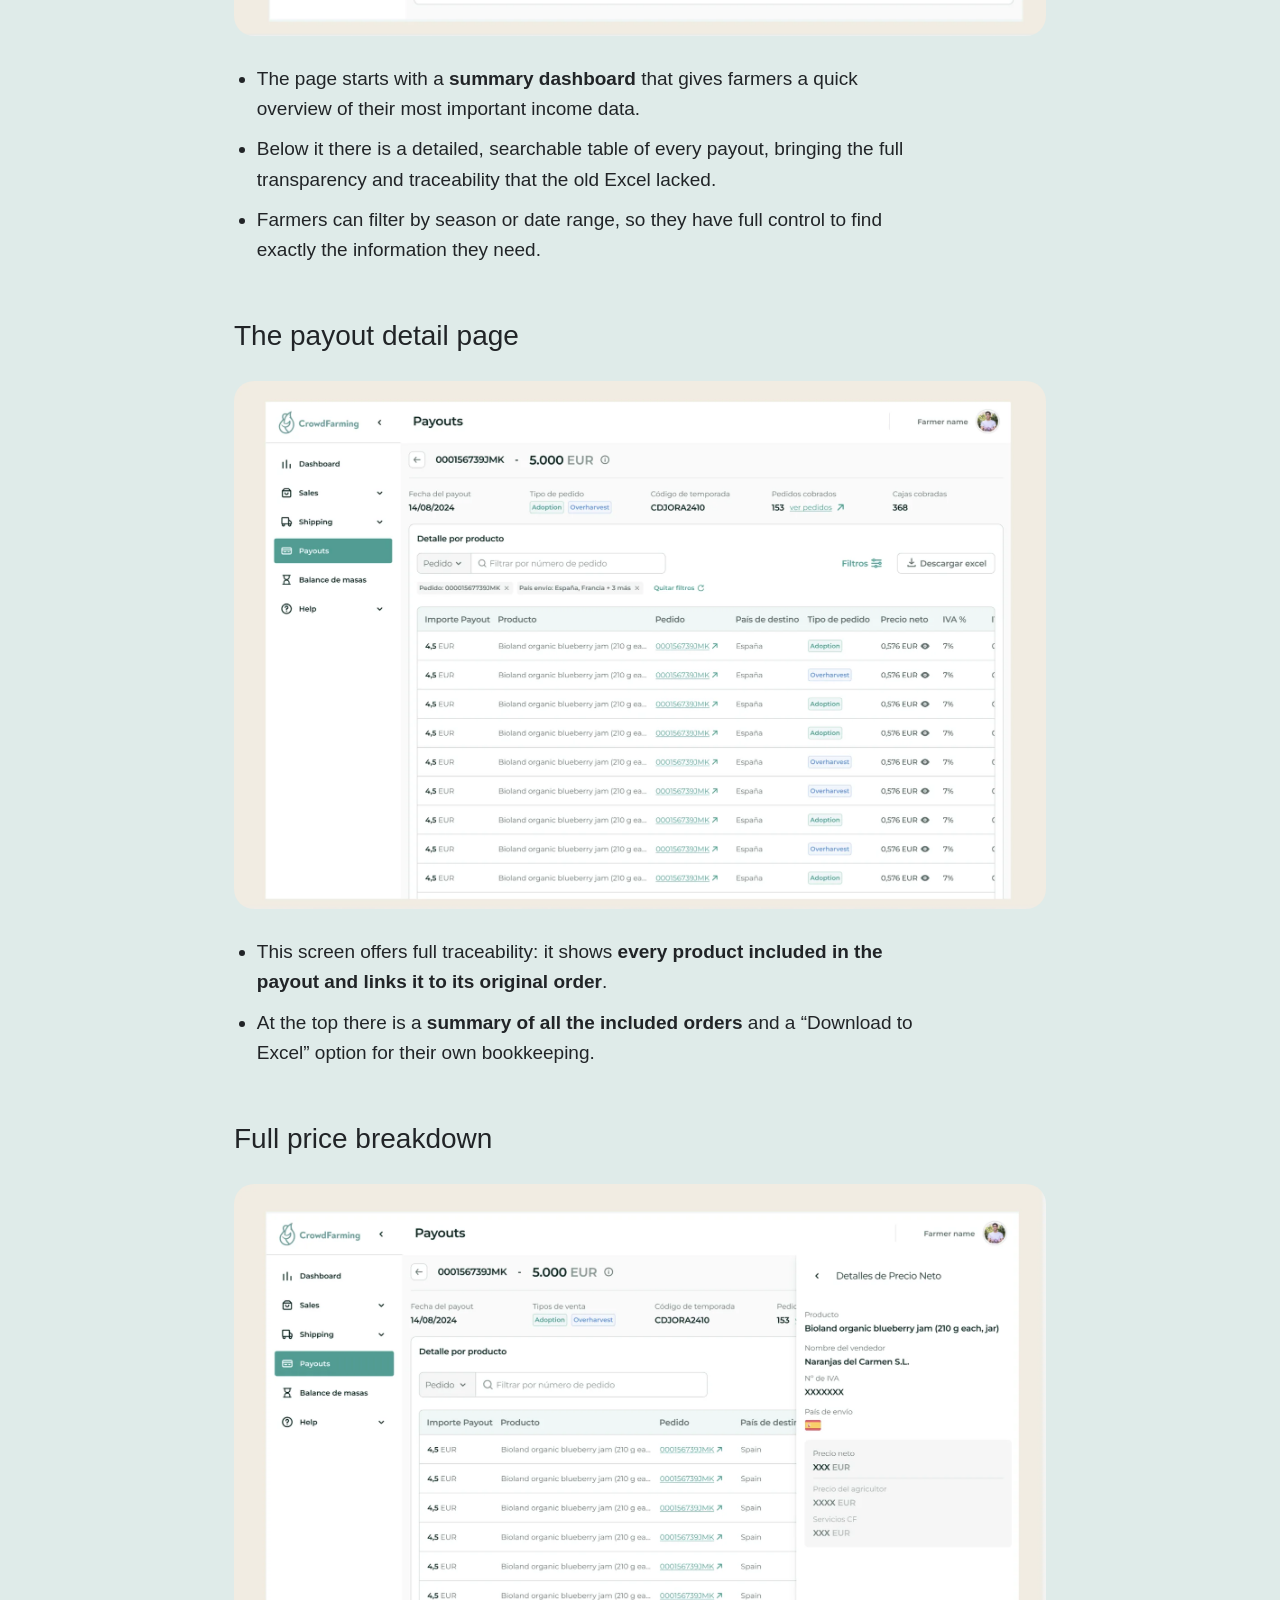
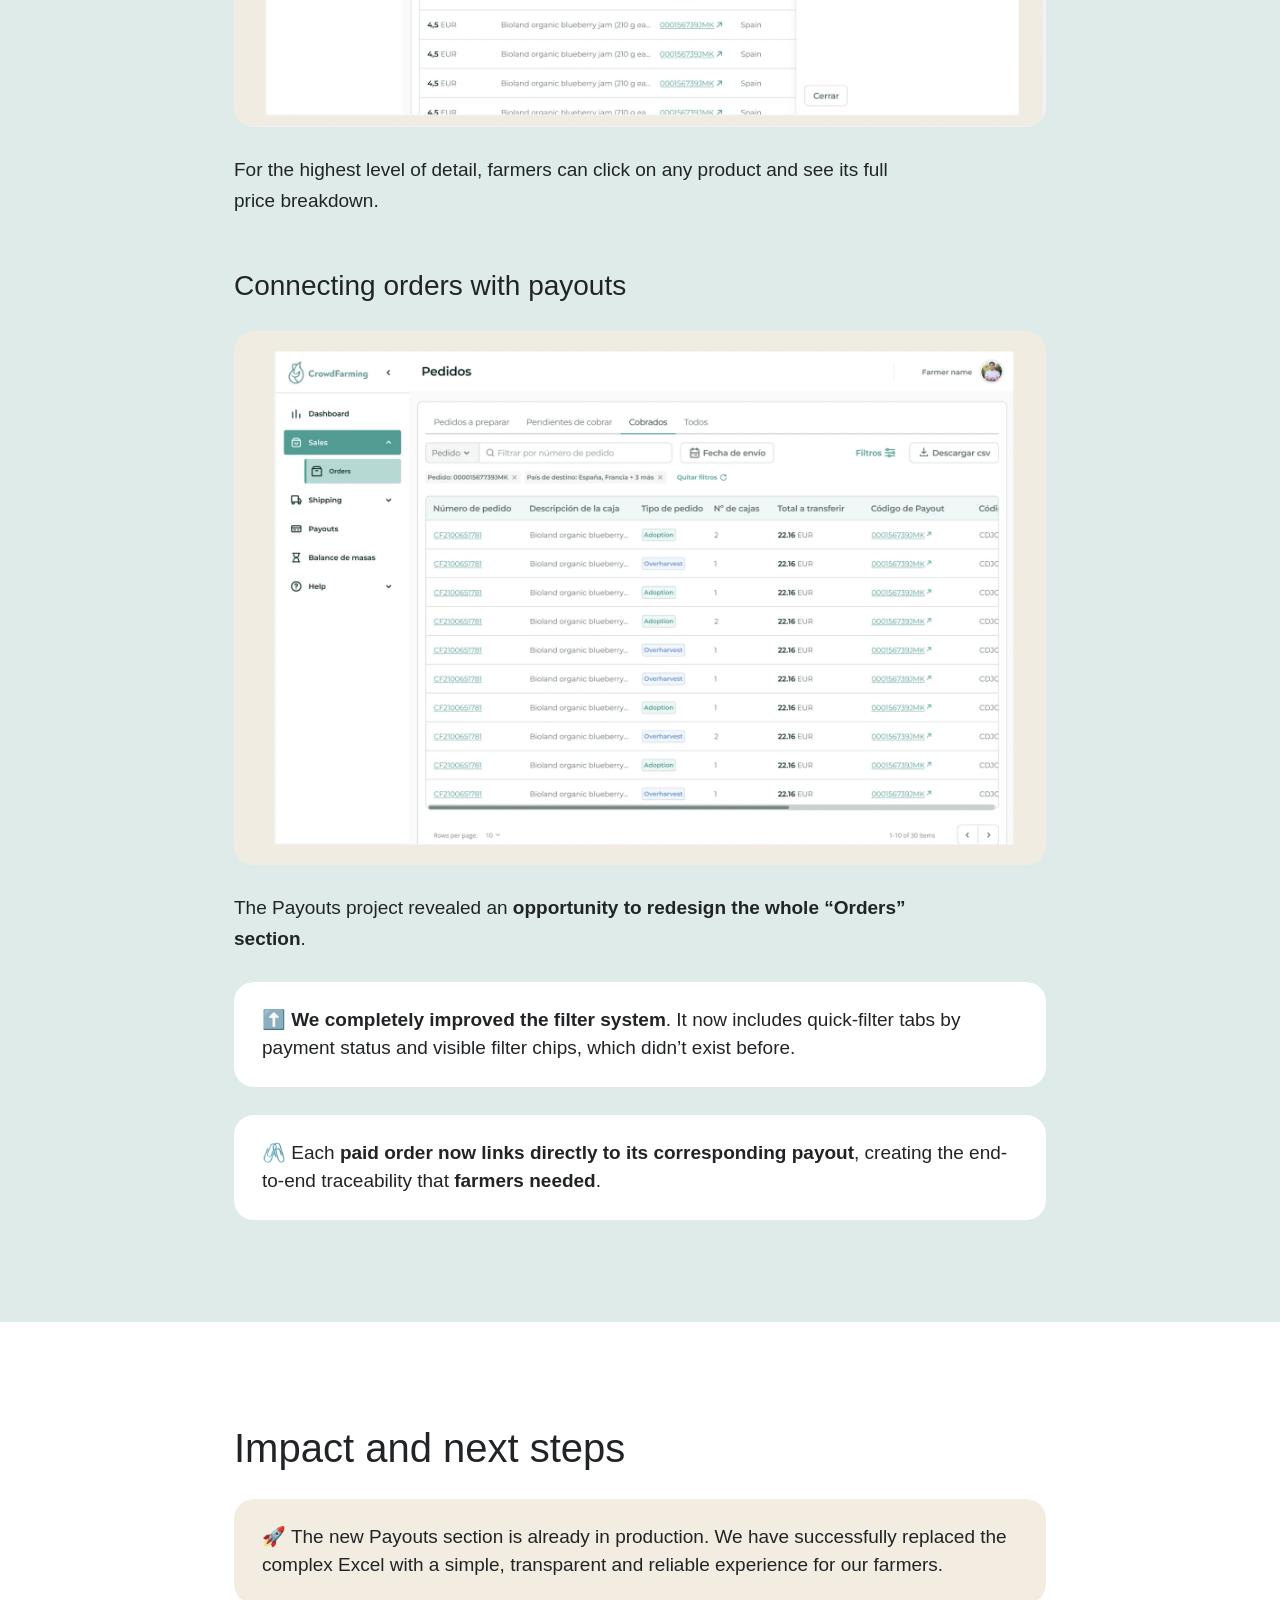
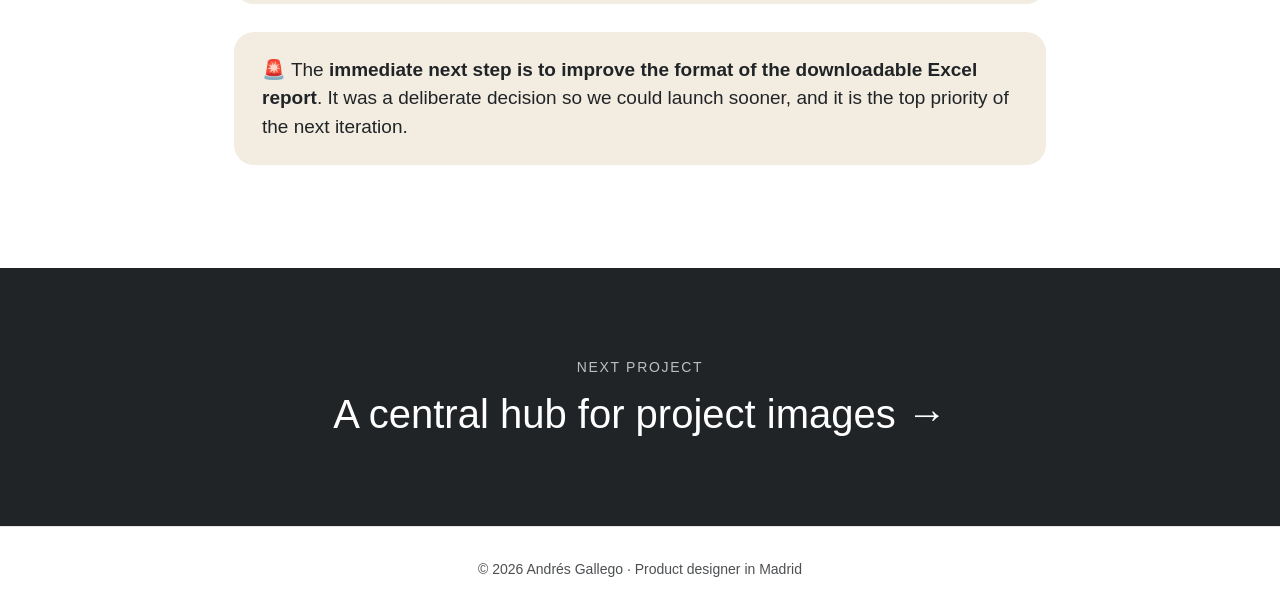
<file: en/farmerzone-payouts.html>
<!doctype html>
<html lang="en">
<head>
<meta charset="utf-8">
<meta name="viewport" content="width=device-width, initial-scale=1">
<title>FarmerZone Payouts · Andrés Gallego</title>
<meta name="description" content="From a giant Excel file to a clear, transparent and traceable payouts section for farmers.">
<meta name="author" content="Andrés Gallego">
<meta name="theme-color" content="#212427">
<link rel="canonical" href="https://andresgallego.com/en/farmerzone-payouts">
<link rel="alternate" hreflang="es" href="https://andresgallego.com/farmerzone-pagos">
<link rel="alternate" hreflang="en" href="https://andresgallego.com/en/farmerzone-payouts">
<link rel="alternate" hreflang="x-default" href="https://andresgallego.com/farmerzone-pagos">
<meta property="og:type" content="website">
<meta property="og:site_name" content="Andrés Gallego">
<meta property="og:title" content="FarmerZone Payouts · Andrés Gallego">
<meta property="og:description" content="From a giant Excel file to a clear, transparent and traceable payouts section for farmers.">
<meta property="og:url" content="https://andresgallego.com/en/farmerzone-payouts">
<meta property="og:image" content="https://andresgallego.com/assets/img/og-image.jpg">
<meta property="og:image:width" content="1200">
<meta property="og:image:height" content="630">
<meta property="og:image:alt" content="Andrés Gallego, product designer in Madrid">
<meta property="og:locale" content="en_GB">
<meta property="og:locale:alternate" content="es_ES">
<meta name="twitter:card" content="summary_large_image">
<meta name="twitter:title" content="FarmerZone Payouts · Andrés Gallego">
<meta name="twitter:description" content="From a giant Excel file to a clear, transparent and traceable payouts section for farmers.">
<meta name="twitter:image" content="https://andresgallego.com/assets/img/og-image.jpg">

<link rel="preconnect" href="https://api.fontshare.com">
<link rel="preconnect" href="https://fonts.googleapis.com">
<link rel="preconnect" href="https://fonts.gstatic.com" crossorigin>
<link rel="stylesheet" href="https://fonts.googleapis.com/css2?family=Libre+Baskerville:ital@0;1&display=swap">
<link rel="stylesheet" href="https://api.fontshare.com/v2/css?f[]=switzer@400,500,600&display=swap">
<link rel="icon" type="image/png" sizes="32x32" href="../assets/img/favicon-32.png">
<link rel="icon" type="image/png" sizes="192x192" href="../assets/img/favicon-192.png">
<link rel="apple-touch-icon" href="../assets/img/apple-touch-icon.png">
<link rel="stylesheet" href="../assets/css/style.css">
<style>
.cargando{position:fixed;inset:0;z-index:9999;display:grid;place-content:center;justify-items:center;gap:4px;background:#fff;opacity:0;pointer-events:none;animation:cargando-entra .3s ease 1.2s forwards;transition:opacity .4s ease}
.cargando.fuera{animation:none;opacity:0!important;visibility:hidden;transition:opacity .4s ease,visibility 0s .4s}
@keyframes cargando-entra{to{opacity:1;pointer-events:auto}}
.cargando__cab{width:150px;height:auto;min-height:213px;display:block}
.cargando__puntos{display:flex;gap:9px;height:14px;align-items:center}
.cargando__puntos i{width:9px;height:9px;border-radius:50%;background:#212427;animation:cargando-punto 1.2s ease-in-out infinite}
.cargando__puntos i:nth-child(2){animation-delay:.2s}.cargando__puntos i:nth-child(3){animation-delay:.4s}
@keyframes cargando-punto{0%,70%,100%{opacity:.18;transform:scale(.8)}35%{opacity:1;transform:scale(1.1)}}
@media (prefers-reduced-motion:reduce){.cargando__puntos i{animation:none;opacity:.6}}
</style>
<noscript><style>.cargando{display:none}</style></noscript>
<script src="../assets/js/main.js" defer></script>
</head>
<body>
<div class="cargando" id="cargando" role="status" aria-live="polite"><img class="cargando__cab" data-src="../assets/img/cabezon-mini.webp" alt=""><div class="cargando__puntos" aria-hidden="true"><i></i><i></i><i></i></div><span class="solo-lectores">Loading…</span></div>
<script>(function(){var c=document.getElementById("cargando");if(!c)return;setTimeout(function(){var i=c.querySelector("img");if(i&&c.parentNode&&!c.classList.contains("fuera"))i.src=i.getAttribute("data-src")},600);var f=function(){c.classList.add("fuera");setTimeout(function(){c.remove()},600)};if(document.readyState==="complete")f();else{window.addEventListener("load",f);setTimeout(f,12000)}})();</script>
<a class="skip" href="#main">Skip to content</a>
<svg width="0" height="0" style="position:absolute" aria-hidden="true" focusable="false"><filter id="trazo" x="-12%" y="-50%" width="124%" height="200%"><feTurbulence type="fractalNoise" baseFrequency="0.035 0.06" numOctaves="2" seed="7" result="n"/><feDisplacementMap in="SourceGraphic" in2="n" scale="6"/></filter><filter id="trazo-fino" x="-12%" y="-50%" width="124%" height="200%"><feTurbulence type="fractalNoise" baseFrequency="0.05 0.08" numOctaves="2" seed="7" result="n"/><feDisplacementMap in="SourceGraphic" in2="n" scale="2.5"/></filter><filter id="trazo-card" x="-2%" y="-2%" width="104%" height="104%"><feTurbulence type="fractalNoise" baseFrequency="0.012 0.02" numOctaves="2" seed="7" result="n"/><feDisplacementMap in="SourceGraphic" in2="n" scale="9"/></filter></svg>
<nav class="site-nav" aria-label="Main">
  <a class="nav-name" href="./">Andrés Gallego</a>
  <a class="nav-lang" href="../farmerzone-pagos" hreflang="es" lang="es" aria-label="Leer esta página en español">ES</a>
  <div class="m-cabecera">
    <a class="m-id" href="./"><span class="m-foto"><img src="../assets/img/andres.jpg" alt=""></span><span class="m-nombre">Andrés Gallego</span></a>
    <div class="m-acciones">
      <a class="m-btn" href="mailto:andresgallego.design@gmail.com" aria-label="Email Andrés"><svg viewBox="0 0 24 24" width="18" height="18" fill="none" stroke="currentColor" stroke-width="1.6" stroke-linecap="round" stroke-linejoin="round" aria-hidden="true"><rect x="3" y="5" width="18" height="14" rx="2.5"/><path d="m4 7.5 8 6 8-6"/></svg></a>
      <a class="m-btn" href="https://www.linkedin.com/in/andres-gallego/" target="_blank" rel="noopener" aria-label="Andrés on LinkedIn"><svg viewBox="0 0 24 24" width="17" height="17" fill="currentColor" aria-hidden="true"><path d="M5.2 9.2h3.1V19H5.2zM6.75 4.6a1.8 1.8 0 1 1 0 3.6 1.8 1.8 0 0 1 0-3.6zM10.4 9.2h3v1.35h.04c.42-.8 1.45-1.65 2.98-1.65 3.18 0 3.77 2.1 3.77 4.8V19h-3.1v-4.7c0-1.12-.02-2.56-1.56-2.56-1.56 0-1.8 1.22-1.8 2.48V19h-3.1z"/></svg></a>
      <a class="m-btn m-lang" href="../farmerzone-pagos" hreflang="es" lang="es" aria-label="Leer esta página en español">ES</a>
    </div>
  </div>
  <div class="nav-pill">
    <a class="nav-tl" href="./#trabajos" aria-current="page">Work</a>
    <a class="nav-tr" href="about">About</a>
    <a class="nav-bl" href="personal">Personal</a>
    <a class="nav-br" href="./#contacto">Contact</a>
  </div>
</nav>
<main id="main" class="page">
<header class="cs-hero"><a class="volver" href="./" aria-label="Back to work"><svg viewBox="0 0 24 24" aria-hidden="true"><path d="M19 12H5.5M11 6l-6 6 6 6" fill="none" stroke="currentColor" stroke-width="1.8" stroke-linecap="round" stroke-linejoin="round"/></svg></a><h1>FarmerZone Payouts</h1><p class="sub">From a giant Excel file to a clear, transparent and traceable payouts section for farmers.</p></header>
<div class="cs-portada"><figure class="media "><div class="media__box" style="--ratio:16 / 9"><img src="../assets/img/farmerzone-portada.webp" alt="Cover of FarmerZone Payouts" loading="lazy"></div></figure></div>
<dl class="cs-meta"><div><dt>Company</dt><dd>CrowdFarming (2024)</dd></div><div><dt>Role</dt><dd>Product Designer</dd></div><div><dt>Sector</dt><dd>Agrotech, E-commerce</dd></div><div><dt>Focus</dt><dd>B2B Design, Partner Portal</dd></div><div><dt>Worked with</dt><dd>Product Management, Finance team</dd></div></dl>
<section class="cs-section"><div class="cs-wrap"><h2>Context</h2>
<p>The <strong>FarmerZone</strong> is the <strong>private portal for every farmer who sells through the CrowdFarming platform</strong>. It is their central dashboard to manage the key activities of their business, such as:</p>
<ul><li>Tracking sales and adoptions</li><li>Reviewing orders and upcoming shipments</li></ul>
<figure class="media "><div class="media__box" style="--ratio:16 / 10"><img src="../assets/img/farmerzone-dashboard.webp" alt="FarmerZone login and dashboard" loading="lazy"></div><figcaption>FarmerZone login and dashboard</figcaption></figure>
</div></section>
<section class="cs-section cs-section--veis"><div class="cs-wrap"><h2>The challenge</h2>
<p>Every month, the finance team sent farmers a <strong>giant Excel file with the detailed breakdown of their payout</strong>.</p>
<figure class="media "><div class="media__box" style="--ratio:16 / 10"><img src="../assets/img/farmerzone-excel.webp" alt="Payout spreadsheet" loading="lazy"></div><figcaption>Payout spreadsheet</figcaption></figure>
<p>The spreadsheet was so complex that a YouTube tutorial was needed to explain it to farmers.</p>
<figure class="media "><div class="media__box" style="--ratio:16 / 10"><img src="../assets/img/farmerzone-youtube.webp" alt="YouTube tutorial about payouts" loading="lazy"></div><figcaption>YouTube tutorial about payouts</figcaption></figure>
<p>How could we bring this process into the FarmerZone?</p>
<div class="callout ">🎯 Create a simple, transparent and reliable experience <strong>for farmers</strong>, so they can check their payouts anytime, anywhere.</div>
<div class="callout ">💼 <strong>Reduce the Finance team’s workload</strong> and minimise the risk of human error.</div>
</div></section>
<section class="cs-section"><div class="cs-wrap"><h2>Research</h2>
<ul><li>First, I studied the giant Excel file <strong>column by column</strong>.</li><li>My goal was to find a <strong>simpler way to group and show</strong> all that information.</li><li>I think I watched the <strong>tutorial video about 30 times</strong> ▶️.</li><li>Finding out which problems (<strong>beyond the obvious ones</strong>) farmers had with it.</li></ul>
<figure class="media "><div class="media__box" style="--ratio:16 / 10"><img src="../assets/img/farmerzone-figjam.webp" alt="FigJam dashboard" loading="lazy"></div><figcaption>FigJam dashboard: understanding payouts and drawing conclusions</figcaption></figure>
<h3>Key findings</h3>
<div class="callout callout--gris">📑 They need to easily understand <strong>which orders belong to each payout</strong>.</div>
<div class="callout callout--gris">🟡 They need to know the <strong>payment status of each order</strong>.</div>
<div class="callout ">💡 Create <strong>full traceability by connecting each order directly to its payout</strong>.</div>
</div></section>
<section class="cs-section cs-section--fondito"><div class="cs-wrap"><h2>The solution</h2>
<h3>A clear, actionable payouts section</h3>
<figure class="media "><div class="media__box" style="--ratio:16 / 10"><img src="../assets/img/farmerzone-pagos.webp" alt="Payouts section with summary dashboard and table" loading="lazy"></div></figure>
<ul><li>The page starts with a <strong>summary dashboard</strong> that gives farmers a quick overview of their most important income data.</li><li>Below it there is a detailed, searchable table of every payout, bringing the full transparency and traceability that the old Excel lacked.</li><li>Farmers can filter by season or date range, so they have full control to find exactly the information they need.</li></ul>
<h3>The payout detail page</h3>
<figure class="media "><div class="media__box" style="--ratio:16 / 10"><img src="../assets/img/farmerzone-detalle.webp" alt="Payout detail page" loading="lazy"></div></figure>
<ul><li>This screen offers full traceability: it shows <strong>every product included in the payout and links it to its original order</strong>.</li><li>At the top there is a <strong>summary of all the included orders</strong> and a “Download to Excel” option for their own bookkeeping.</li></ul>
<h3>Full price breakdown</h3>
<figure class="media "><div class="media__box" style="--ratio:16 / 10"><img src="../assets/img/farmerzone-desglose.webp" alt="Full price breakdown" loading="lazy"></div></figure>
<p>For the highest level of detail, farmers can click on any product and see its full price breakdown.</p>
<h3>Connecting orders with payouts</h3>
<figure class="media "><div class="media__box" style="--ratio:16 / 10"><img src="../assets/img/farmerzone-pedidos.webp" alt="Redesigned orders section" loading="lazy"></div></figure>
<p>The Payouts project revealed an <strong>opportunity to redesign the whole “Orders” section</strong>.</p>
<div class="callout ">⬆️ <strong>We completely improved the filter system</strong>. It now includes quick-filter tabs by payment status and visible filter chips, which didn’t exist before.</div>
<div class="callout ">🖇️ Each <strong>paid order now links directly to its corresponding payout</strong>, creating the end-to-end traceability that <strong>farmers needed</strong>.</div>
</div></section>
<section class="cs-section"><div class="cs-wrap"><h2>Impact and next steps</h2>
<div class="callout callout--gris">🚀 The new Payouts section is already in production. We have successfully replaced the complex Excel with a simple, transparent and reliable experience for our farmers.</div>
<div class="callout callout--gris">🚨 The <strong>immediate next step is to improve the format of the downloadable Excel report</strong>. It was a deliberate decision so we could launch sooner, and it is the top priority of the next iteration.</div>
</div></section>
<a class="siguiente" href="central-image-hub"><small>Next project</small><span>A central hub for project images →</span></a>
</main>
<footer class="pie"><p>© 2026 Andrés Gallego · Product designer in Madrid</p></footer>
</body>
</html>
</file>
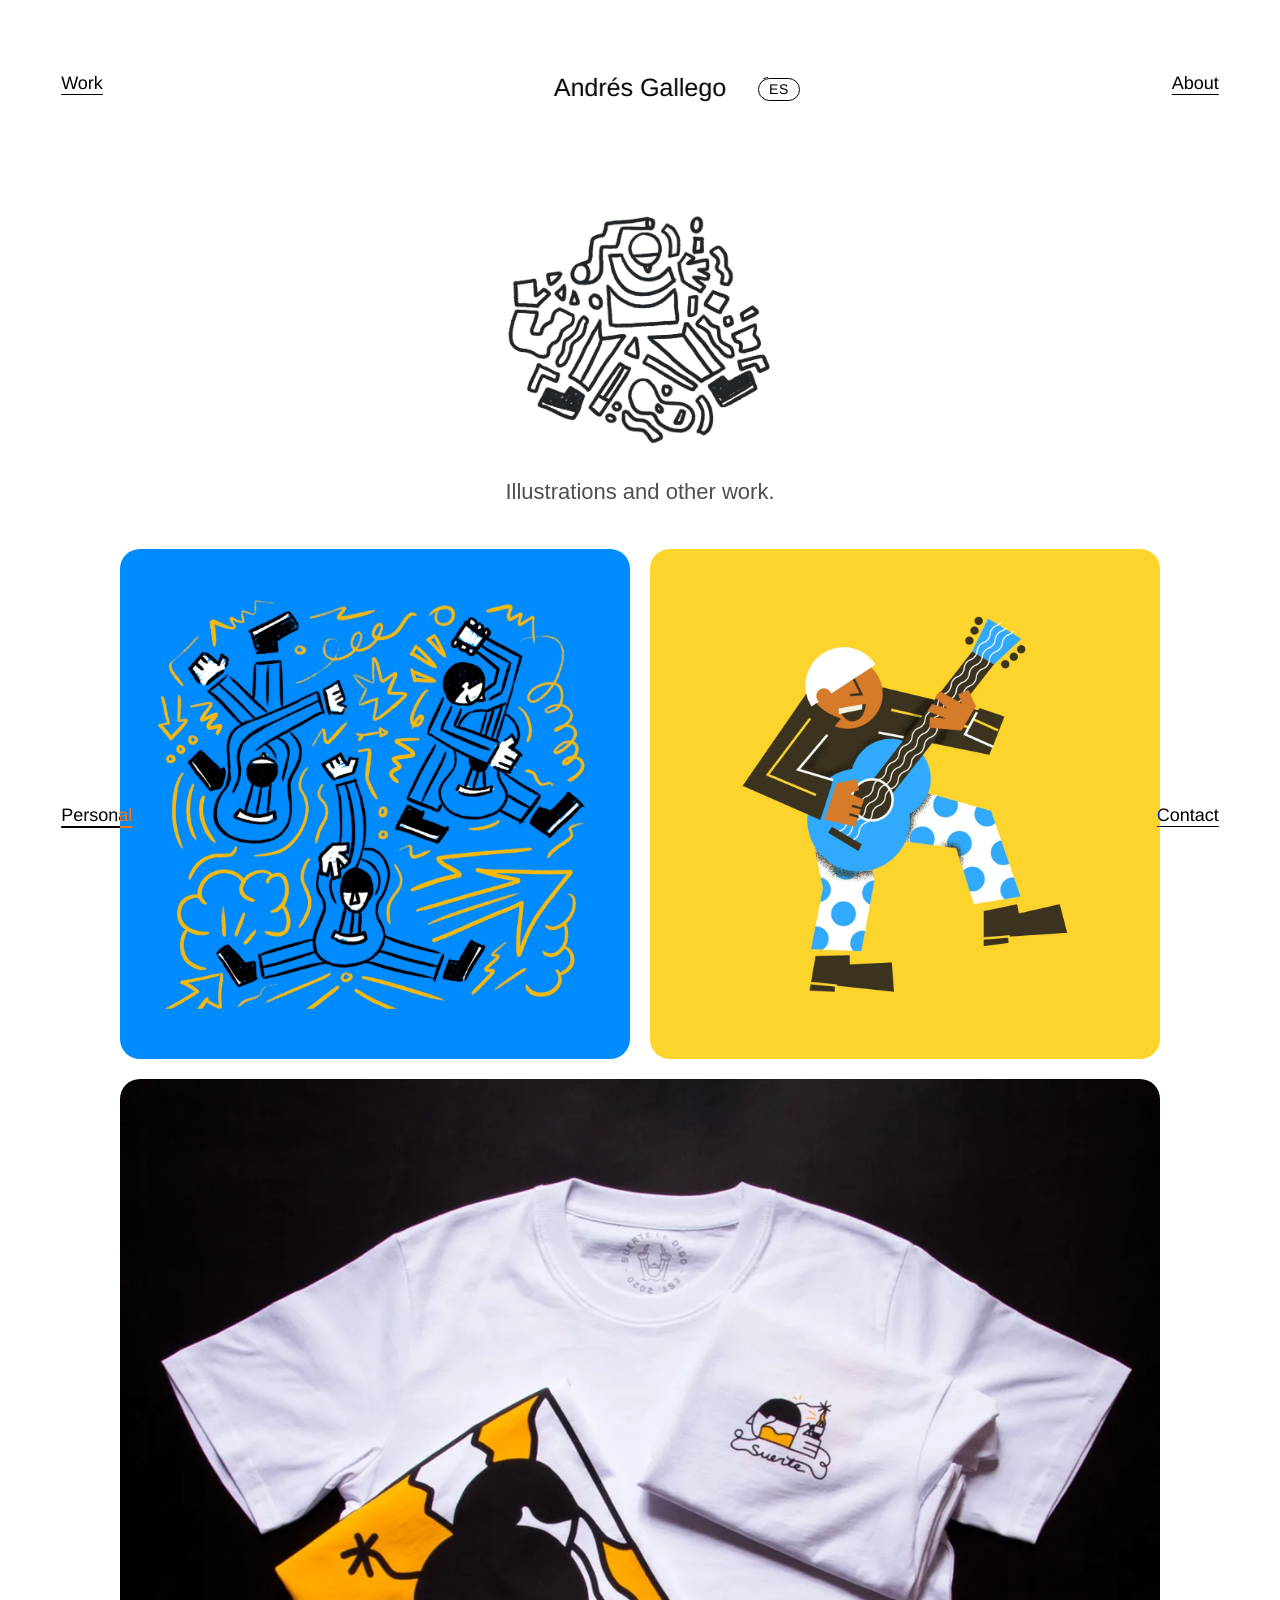
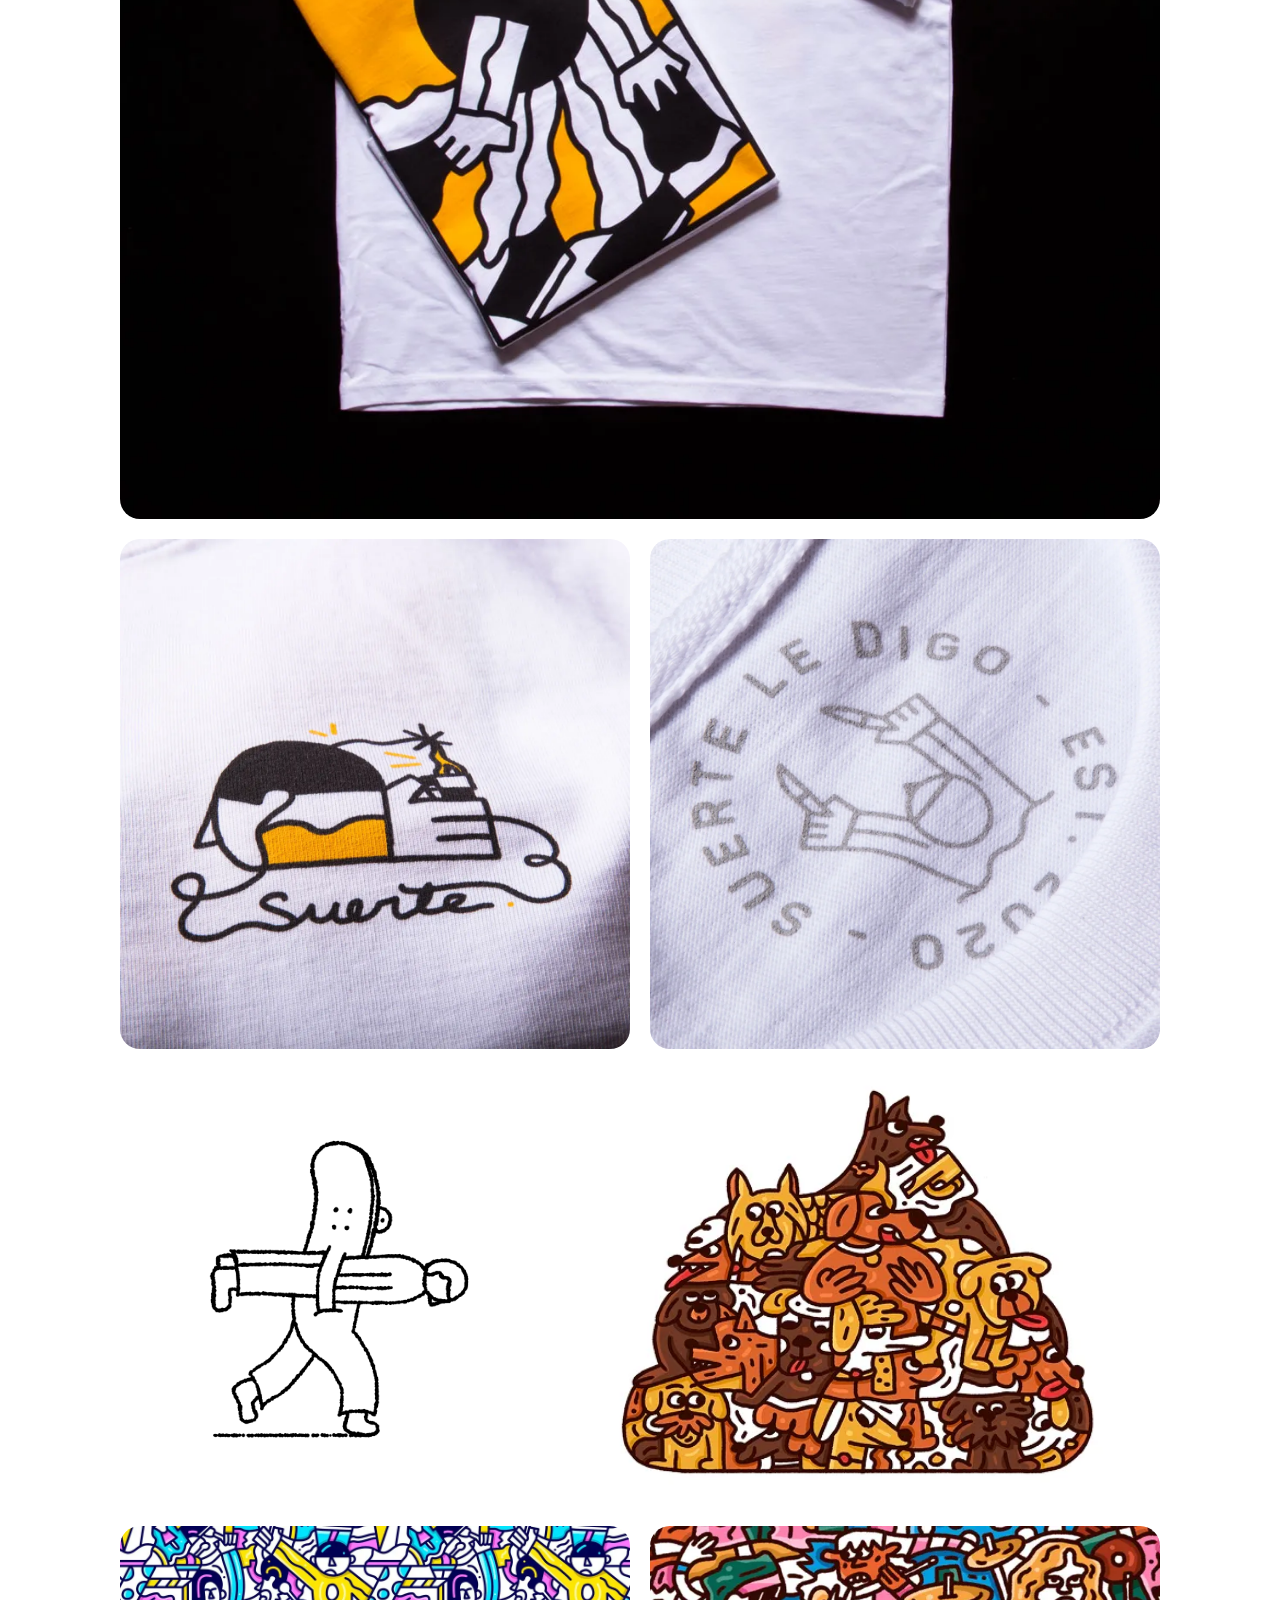
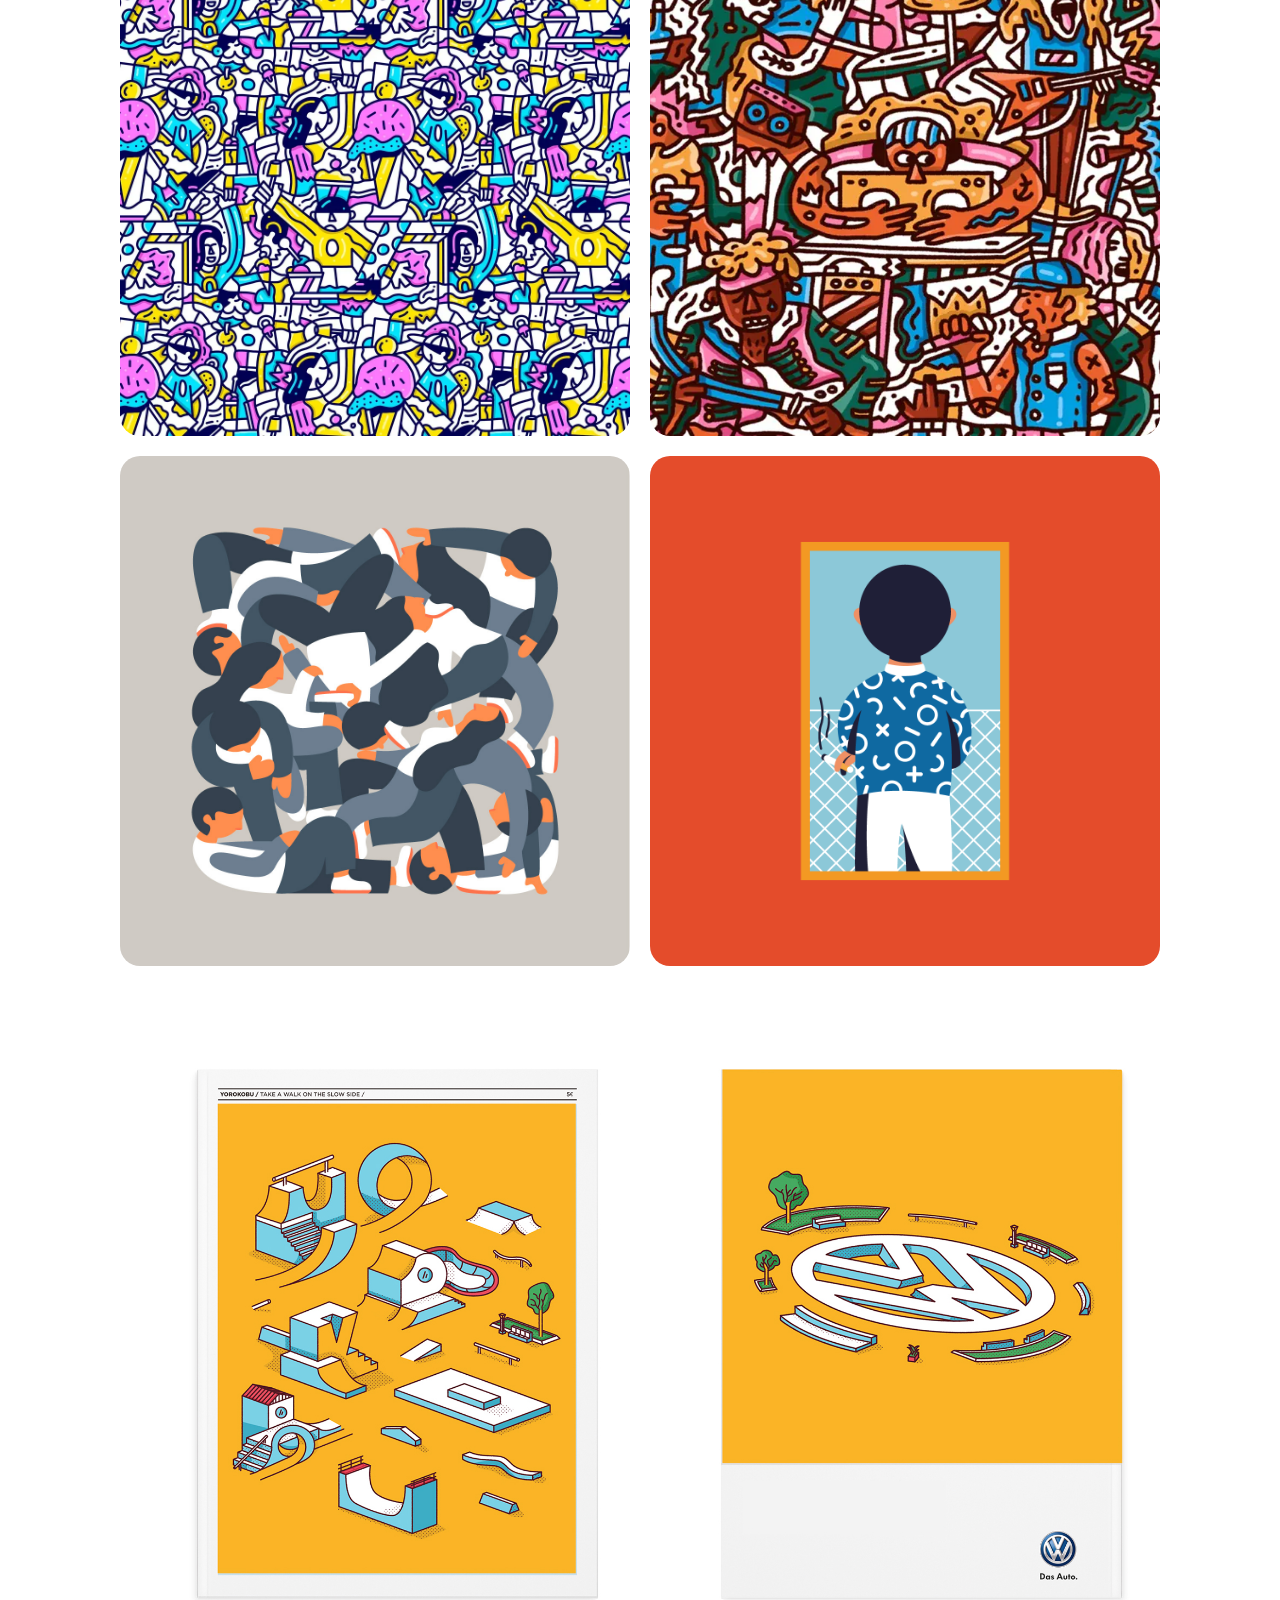
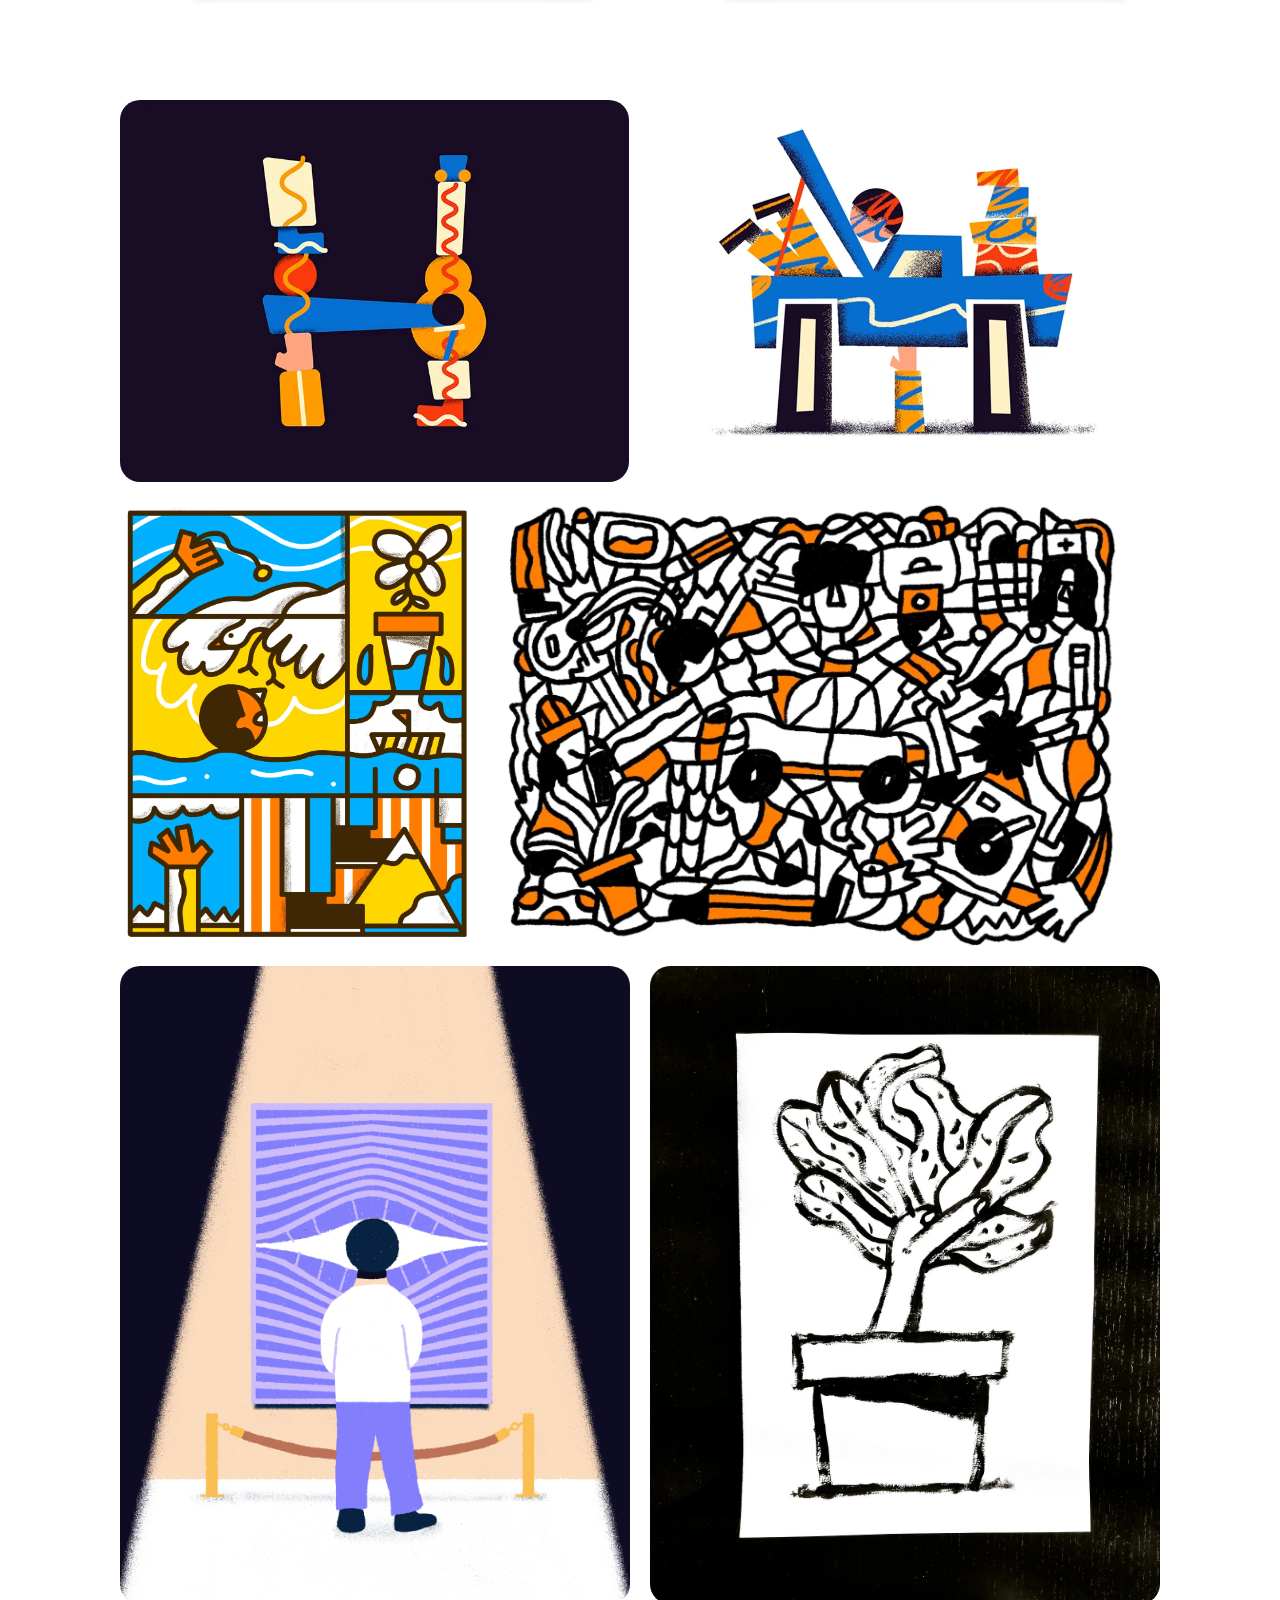
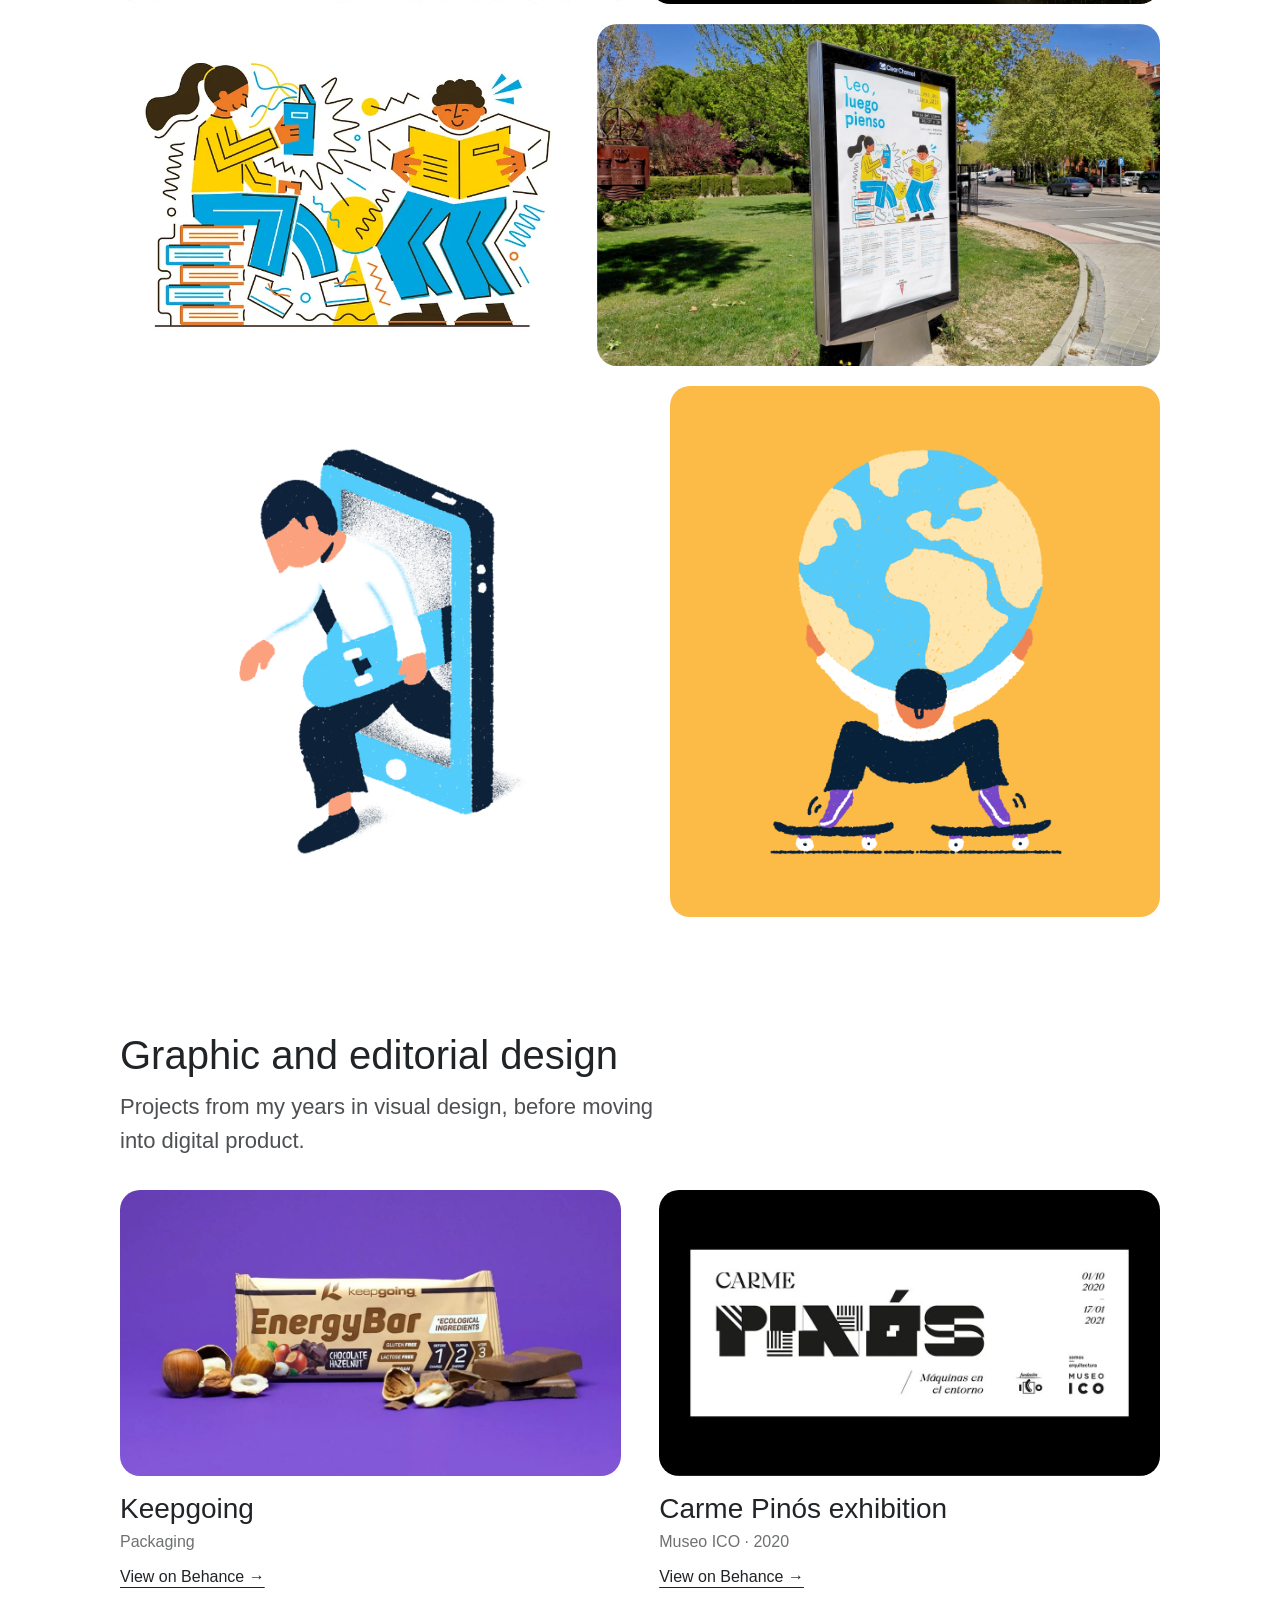
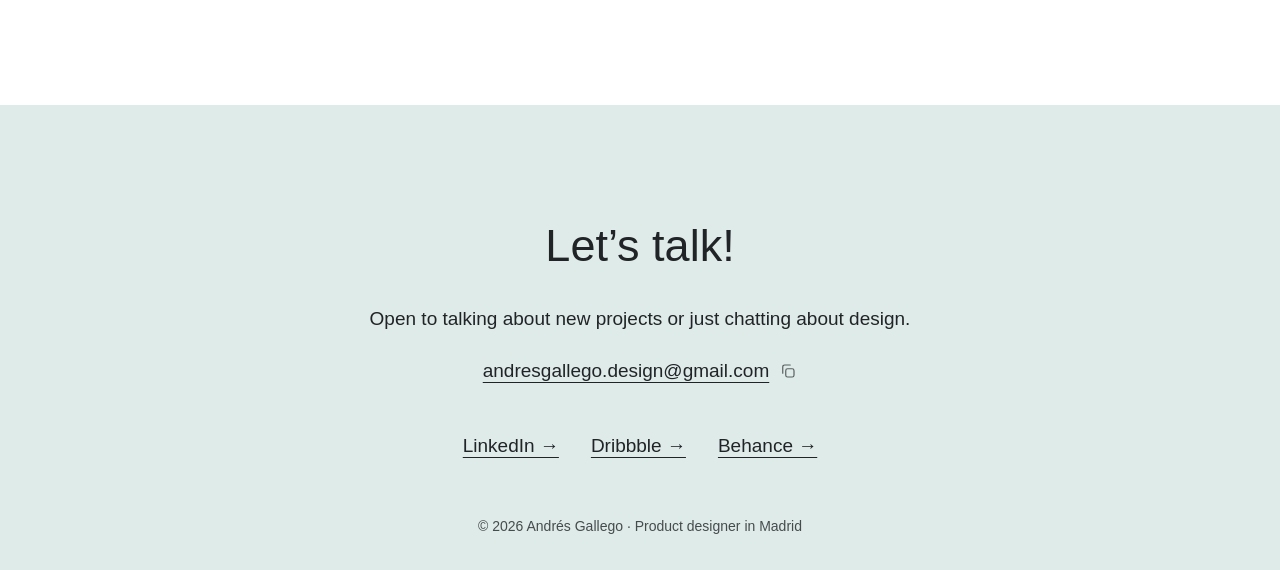
<file: en/personal.html>
<!doctype html>
<html lang="en">
<head>
<meta charset="utf-8">
<meta name="viewport" content="width=device-width, initial-scale=1">
<title>Personal · Andrés Gallego</title>
<meta name="description" content="Illustrations and other work by Andrés Gallego.">
<meta name="author" content="Andrés Gallego">
<meta name="theme-color" content="#212427">
<link rel="canonical" href="https://andresgallego.com/en/personal">
<link rel="alternate" hreflang="es" href="https://andresgallego.com/personal">
<link rel="alternate" hreflang="en" href="https://andresgallego.com/en/personal">
<link rel="alternate" hreflang="x-default" href="https://andresgallego.com/personal">
<meta property="og:type" content="website">
<meta property="og:site_name" content="Andrés Gallego">
<meta property="og:title" content="Personal · Andrés Gallego">
<meta property="og:description" content="Illustrations and other work by Andrés Gallego.">
<meta property="og:url" content="https://andresgallego.com/en/personal">
<meta property="og:image" content="https://andresgallego.com/assets/img/og-image.jpg">
<meta property="og:image:width" content="1200">
<meta property="og:image:height" content="630">
<meta property="og:image:alt" content="Andrés Gallego, product designer in Madrid">
<meta property="og:locale" content="en_GB">
<meta property="og:locale:alternate" content="es_ES">
<meta name="twitter:card" content="summary_large_image">
<meta name="twitter:title" content="Personal · Andrés Gallego">
<meta name="twitter:description" content="Illustrations and other work by Andrés Gallego.">
<meta name="twitter:image" content="https://andresgallego.com/assets/img/og-image.jpg">

<link rel="preconnect" href="https://api.fontshare.com">
<link rel="preconnect" href="https://fonts.googleapis.com">
<link rel="preconnect" href="https://fonts.gstatic.com" crossorigin>
<link rel="stylesheet" href="https://fonts.googleapis.com/css2?family=Libre+Baskerville:ital@0;1&display=swap">
<link rel="stylesheet" href="https://api.fontshare.com/v2/css?f[]=switzer@400,500,600&display=swap">
<link rel="icon" type="image/png" sizes="32x32" href="../assets/img/favicon-32.png">
<link rel="icon" type="image/png" sizes="192x192" href="../assets/img/favicon-192.png">
<link rel="apple-touch-icon" href="../assets/img/apple-touch-icon.png">
<link rel="stylesheet" href="../assets/css/style.css">
<style>
.cargando{position:fixed;inset:0;z-index:9999;display:grid;place-content:center;justify-items:center;gap:4px;background:#fff;opacity:0;pointer-events:none;animation:cargando-entra .3s ease 1.2s forwards;transition:opacity .4s ease}
.cargando.fuera{animation:none;opacity:0!important;visibility:hidden;transition:opacity .4s ease,visibility 0s .4s}
@keyframes cargando-entra{to{opacity:1;pointer-events:auto}}
.cargando__cab{width:150px;height:auto;min-height:213px;display:block}
.cargando__puntos{display:flex;gap:9px;height:14px;align-items:center}
.cargando__puntos i{width:9px;height:9px;border-radius:50%;background:#212427;animation:cargando-punto 1.2s ease-in-out infinite}
.cargando__puntos i:nth-child(2){animation-delay:.2s}.cargando__puntos i:nth-child(3){animation-delay:.4s}
@keyframes cargando-punto{0%,70%,100%{opacity:.18;transform:scale(.8)}35%{opacity:1;transform:scale(1.1)}}
@media (prefers-reduced-motion:reduce){.cargando__puntos i{animation:none;opacity:.6}}
</style>
<noscript><style>.cargando{display:none}</style></noscript>
<script src="../assets/js/main.js" defer></script>
</head>
<body>
<div class="cargando" id="cargando" role="status" aria-live="polite"><img class="cargando__cab" data-src="../assets/img/cabezon-mini.webp" alt=""><div class="cargando__puntos" aria-hidden="true"><i></i><i></i><i></i></div><span class="solo-lectores">Loading…</span></div>
<script>(function(){var c=document.getElementById("cargando");if(!c)return;setTimeout(function(){var i=c.querySelector("img");if(i&&c.parentNode&&!c.classList.contains("fuera"))i.src=i.getAttribute("data-src")},600);var f=function(){c.classList.add("fuera");setTimeout(function(){c.remove()},600)};if(document.readyState==="complete")f();else{window.addEventListener("load",f);setTimeout(f,12000)}})();</script>
<a class="skip" href="#main">Skip to content</a>
<svg width="0" height="0" style="position:absolute" aria-hidden="true" focusable="false"><filter id="trazo" x="-12%" y="-50%" width="124%" height="200%"><feTurbulence type="fractalNoise" baseFrequency="0.035 0.06" numOctaves="2" seed="7" result="n"/><feDisplacementMap in="SourceGraphic" in2="n" scale="6"/></filter><filter id="trazo-fino" x="-12%" y="-50%" width="124%" height="200%"><feTurbulence type="fractalNoise" baseFrequency="0.05 0.08" numOctaves="2" seed="7" result="n"/><feDisplacementMap in="SourceGraphic" in2="n" scale="2.5"/></filter><filter id="trazo-card" x="-2%" y="-2%" width="104%" height="104%"><feTurbulence type="fractalNoise" baseFrequency="0.012 0.02" numOctaves="2" seed="7" result="n"/><feDisplacementMap in="SourceGraphic" in2="n" scale="9"/></filter></svg>
<nav class="site-nav" aria-label="Main">
  <a class="nav-name" href="./">Andrés Gallego</a>
  <a class="nav-lang" href="../personal" hreflang="es" lang="es" aria-label="Leer esta página en español">ES</a>
  <div class="m-cabecera">
    <a class="m-id" href="./"><span class="m-foto"><img src="../assets/img/andres.jpg" alt=""></span><span class="m-nombre">Andrés Gallego</span></a>
    <div class="m-acciones">
      <a class="m-btn" href="mailto:andresgallego.design@gmail.com" aria-label="Email Andrés"><svg viewBox="0 0 24 24" width="18" height="18" fill="none" stroke="currentColor" stroke-width="1.6" stroke-linecap="round" stroke-linejoin="round" aria-hidden="true"><rect x="3" y="5" width="18" height="14" rx="2.5"/><path d="m4 7.5 8 6 8-6"/></svg></a>
      <a class="m-btn" href="https://www.linkedin.com/in/andres-gallego/" target="_blank" rel="noopener" aria-label="Andrés on LinkedIn"><svg viewBox="0 0 24 24" width="17" height="17" fill="currentColor" aria-hidden="true"><path d="M5.2 9.2h3.1V19H5.2zM6.75 4.6a1.8 1.8 0 1 1 0 3.6 1.8 1.8 0 0 1 0-3.6zM10.4 9.2h3v1.35h.04c.42-.8 1.45-1.65 2.98-1.65 3.18 0 3.77 2.1 3.77 4.8V19h-3.1v-4.7c0-1.12-.02-2.56-1.56-2.56-1.56 0-1.8 1.22-1.8 2.48V19h-3.1z"/></svg></a>
      <a class="m-btn m-lang" href="../personal" hreflang="es" lang="es" aria-label="Leer esta página en español">ES</a>
    </div>
  </div>
  <div class="nav-pill">
    <a class="nav-tl" href="./#trabajos">Work</a>
    <a class="nav-tr" href="about">About</a>
    <a class="nav-bl" href="personal" aria-current="page">Personal</a>
    <a class="nav-br" href="#contacto">Contact</a>
  </div>
</nav>
<main id="main" class="page">
<div class="personal">
<header><img class="dibujo dibujo--cierre dibujo--titulo" src="../assets/img/pieces.webp" alt="Animated illustration of a standing figure"><h1 class="sr-solo">Personal</h1><p>Illustrations and other work.</p></header>
<section class="ilustraciones" aria-label="Illustration and other work">
<div class="galeria">
  <div class="fila-par"><figure class="media " style="flex: 1.0000 1 0"><div class="media__box" style="--ratio:1 / 1"><img src="../assets/img/personal/guitarsman.webp" alt="Guitarist on a yellow background" loading="lazy"></div></figure><figure class="media " style="flex: 1.0000 1 0"><div class="media__box" style="--ratio:1 / 1"><img src="../assets/img/personal/k3.webp" alt="Three guitarists in blue and yellow" loading="lazy"></div></figure></div>
  <figure class="media "><div class="media__box" style="--ratio:1 / 1"><img src="../assets/img/personal/camiseta.webp" alt="T-shirts for the brand Suerte le digo" loading="lazy"></div></figure>
  <div class="fila-par"><figure class="media " style="flex: 1.0000 1 0"><div class="media__box" style="--ratio:1 / 1"><img src="../assets/img/personal/closeup.webp" alt="Close-up of the Suerte print" loading="lazy"></div></figure><figure class="media " style="flex: 1.0000 1 0"><div class="media__box" style="--ratio:1 / 1"><img src="../assets/img/personal/detalle-talla.webp" alt="Suerte le digo neck label, est. 2020" loading="lazy"></div></figure></div>
  <div class="fila-par"><figure class="media " style="flex: 1.0000 1 0"><div class="media__box" style="--ratio:1200 / 1200"><img src="../assets/img/personal/skate-brazos.webp" alt="Boy walking with a skateboard under his arm, line drawing" loading="lazy"></div></figure><figure class="media " style="flex: 1.3325 1 0"><div class="media__box" style="--ratio:533 / 400"><img src="../assets/img/personal/dogs.webp" alt="Mountain of dogs" loading="lazy"></div></figure></div>
  <div class="fila-par"><figure class="media " style="flex: 1.0000 1 0"><div class="media__box" style="--ratio:1 / 1"><img src="../assets/img/personal/helados-pattern.webp" alt="Ice cream pattern" loading="lazy"></div></figure><figure class="media " style="flex: 1.0000 1 0"><div class="media__box" style="--ratio:1 / 1"><img src="../assets/img/personal/music.webp" alt="Music and concerts pattern" loading="lazy"></div></figure></div>
  <div class="fila-par"><figure class="media " style="flex: 1.0000 1 0"><div class="media__box" style="--ratio:1200 / 1200"><img src="../assets/img/personal/personas.webp" alt="Tangle of intertwined people in greys and orange" loading="lazy"></div></figure><figure class="media " style="flex: 1.0000 1 0"><div class="media__box" style="--ratio:1200 / 1200"><img src="../assets/img/personal/cuadro-camisa.webp" alt="Boy seen from behind in a patterned shirt inside a frame, holding a cigarette" loading="lazy"></div></figure></div>
  <figure class="media "><div class="media__box" style="--ratio:1920 / 1280"><img src="../assets/img/personal/yorokobu-skatepark.webp" alt="Yorokobu cover with an isometric skatepark and Volkswagen back cover" loading="lazy"></div></figure>
  <div class="fila-par"><figure class="media " style="flex: 1.3333 1 0"><div class="media__box" style="--ratio:800 / 600"><img src="../assets/img/personal/letra-h.webp" alt="Letter H built from colourful shapes on a dark background" loading="lazy"></div></figure><figure class="media " style="flex: 1.3363 1 0"><div class="media__box" style="--ratio:898 / 672"><img src="../assets/img/personal/coche.webp" alt="Illustration of a car and boxes" loading="lazy"></div></figure></div>
  <div class="fila-par"><figure class="media " style="flex: 0.7924 1 0"><div class="media__box" style="--ratio:1080 / 1363"><img src="../assets/img/personal/crane.webp" alt="Comic-style panel illustration" loading="lazy"></div></figure><figure class="media " style="flex: 1.5004 1 0"><div class="media__box" style="--ratio:2000 / 1333"><img src="../assets/img/personal/cuarentena.webp" alt="Quarantine" loading="lazy"></div></figure></div>
  <div class="fila-par"><figure class="media " style="flex: 0.8000 1 0"><div class="media__box" style="--ratio:1200 / 1500"><img src="../assets/img/personal/museo.webp" alt="Boy looking at a painting of an eye in a museum" loading="lazy"></div></figure><figure class="media " style="flex: 0.8000 1 0"><div class="media__box" style="--ratio:1280 / 1600"><img src="../assets/img/personal/planta.webp" alt="Potted plant painted in black ink" loading="lazy"></div></figure></div>
  <div class="fila-par"><figure class="media " style="flex: 1.3333 1 0"><div class="media__box" style="--ratio:752 / 564"><img src="../assets/img/personal/leo-luego-pienso.webp" alt="“Leo, luego pienso” illustration: two people reading" loading="lazy"></div></figure><figure class="media " style="flex: 1.6456 1 0"><div class="media__box" style="--ratio:1300 / 790"><img src="../assets/img/personal/leo-luego-pienso-mupi.webp" alt="“Leo, luego pienso” Book Month 2019 poster on a street billboard" loading="lazy"></div></figure></div>
  <div class="fila-par"><figure class="media " style="flex: 1.0000 1 0"><div class="media__box" style="--ratio:1200 / 1200"><img src="../assets/img/personal/skate-pantalla.webp" alt="Boy with a skateboard stepping out of a phone screen" loading="lazy"></div></figure><figure class="media " style="flex: 0.9231 1 0"><div class="media__box" style="--ratio:1200 / 1300"><img src="../assets/img/personal/mundo-skate.webp" alt="Boy on two skateboards holding up the world" loading="lazy"></div></figure></div>
</div>
</section>
<section class="visuales" aria-labelledby="h-visual">
  <h2 id="h-visual">Graphic and editorial design</h2>
  <p class="visuales__intro">Projects from my years in visual design, before moving into digital product.</p>
  <div class="visuales__lista">
    <article class="visual"><a class="visual__enlace" href="https://www.behance.net/gallery/127960447/Keepgoing" target="_blank" rel="noopener"><figure class="media "><div class="media__box" style="--ratio:7 / 4"><img src="../assets/img/personal/visual-keepgoing.webp" alt="Keepgoing EnergyBar chocolate hazelnut pack" loading="lazy"></div></figure><h3>Keepgoing</h3><p class="visual__meta">Packaging</p><p class="visual__ver">View on Behance →</p></a></article>
    <article class="visual"><a class="visual__enlace" href="https://www.behance.net/gallery/109660359/Exposicion-Carme-Pinos" target="_blank" rel="noopener"><figure class="media "><div class="media__box" style="--ratio:7 / 4"><img src="../assets/img/personal/visual-carme-pinos.webp" alt="Typographic poster for the exhibition Carme Pinós. Machines in the landscape, Museo ICO" loading="lazy"></div></figure><h3>Carme Pinós exhibition</h3><p class="visual__meta">Museo ICO · 2020</p><p class="visual__ver">View on Behance →</p></a></article>
  </div>
</section>
</div>
<section class="contacto" id="contacto" aria-labelledby="h-contacto">
  <h2 id="h-contacto">Let’s talk!</h2>
  <p>Open to talking about new projects or just chatting about design.</p>
  <p class="contacto__fila"><button type="button" class="copiar-mail" data-mail="andresgallego.design@gmail.com" data-ok="Email copied!" aria-label="Copy email"><span class="contacto__mail">andresgallego.design@gmail.com</span><svg class="i-copiar" viewBox="0 0 24 24" width="18" height="18" fill="none" stroke="currentColor" stroke-width="1.6" stroke-linecap="round" stroke-linejoin="round" aria-hidden="true"><rect x="9" y="9" width="11" height="11" rx="2.5"/><path d="M5 15V6.5A2.5 2.5 0 0 1 7.5 4H15"/></svg><svg class="i-ok" viewBox="0 0 24 24" width="18" height="18" fill="none" stroke="currentColor" stroke-width="1.8" stroke-linecap="round" stroke-linejoin="round" aria-hidden="true"><path d="M5 12.5l4.5 4.5L19 7.5"/></svg></button></p>
  <ul class="contacto__links">
    <li><a href="https://www.linkedin.com/in/andres-gallego/" target="_blank" rel="noopener">LinkedIn →</a></li>
    <li><a href="https://dribbble.com/andresgallego" target="_blank" rel="noopener">Dribbble →</a></li>
    <li><a href="https://www.behance.net/andresgallego" target="_blank" rel="noopener">Behance →</a></li>
  </ul>
</section>

</main>
<footer class="pie"><p>© 2026 Andrés Gallego · Product designer in Madrid</p></footer>
</body>
</html>
</file>
<file: assets/css/style.css>
/* Portfolio de Andrés Gallego · estilos compartidos por todas las páginas.
   Concepto de layout: navegación en las cuatro esquinas, tarjetas grandes de color
   por proyecto y bloques de lectura estrechos en los casos de estudio.

   TIPOGRAFÍA: solo Switzer (Fontshare) para todo el sitio; Libre Baskerville (Google Fonts) en acentos puntuales.
   Switzer es gratuita también para uso comercial. Para cambiarla basta con
   editar las dos variables --font-texto y --font-ui (ver README.md, apartado "Tipografías"). */

:root {
  --negro: #212427;
  --blanco: #ffffff;
  --fondito: #dfebe9;
  --veis: #f2ece1;
  --granate: #ea7287;
  --naranjita: #fea989;
  --gris: #d9d9d9;
  --fecha: #2ba3a9;
  --aviso: #fbe3e8;
  --linea: rgba(33, 36, 39, 0.14);

  --font-texto: "Switzer", "Hanken Grotesk", "Helvetica Neue", Arial, sans-serif;
  --font-ui: "Switzer", "Helvetica Neue", Arial, sans-serif;

  --edge: clamp(16px, 4vw, 60px);
  --gutter: clamp(20px, 5vw, 48px);
  --nav-y: clamp(20px, 7vh, 72px);
  --radio: 30px;

  /* Escala tipográfica única para toda la web */
  --fs-xs: 14px;                          /* etiquetas, fechas, chips */
  --fs-sm: 16px;                          /* texto secundario, pies de foto */
  --fs-base: 18px;                        /* texto de interfaz */
  --fs-read: clamp(17px, 1.5vw, 19px);    /* cuerpo de lectura (casos de estudio) */
  --fs-lg: clamp(19px, 1.8vw, 22px);      /* subtítulos y listas destacadas */
  --fs-xl: clamp(21px, 2.4vw, 28px);      /* entradillas y títulos de apartado */
  --fs-h2: clamp(26px, 3.4vw, 40px);      /* títulos de sección y tarjetas */
  --fs-h1: clamp(26px, 4.2vw, 45px);      /* titulares de portada y contacto */
  --fs-title: clamp(30px, 4.6vw, 56px);   /* títulos de página */

  color-scheme: light;
}

*, *::before, *::after { box-sizing: border-box; }

html { scroll-behavior: smooth; }

body {
  margin: 0;
  background: var(--blanco);
  color: var(--negro);
  font-family: var(--font-texto);
  font-size: var(--fs-read);
  line-height: 1.55;
  -webkit-font-smoothing: antialiased;
}

img { max-width: 100%; display: block; }
a { color: inherit; }
:focus-visible { outline: 2px solid var(--negro); outline-offset: 4px; border-radius: 4px; }

.skip {
  position: absolute; left: -999px; top: 8px; z-index: 100;
  background: var(--negro); color: #fff; padding: 10px 16px; border-radius: 8px;
}
.skip:focus { left: 8px; }

/* ---------- Navegación en las cuatro esquinas ---------- */

.site-nav a {
  position: fixed;
  z-index: 50;
  padding: 10px;
  font-family: var(--font-ui);
  font-size: 18px;
  line-height: 1.2;
  color: #fff;
  mix-blend-mode: difference; /* se lee sobre fondos claros y oscuros */
  text-decoration: underline;
  text-decoration-thickness: 1px;
  text-underline-offset: 5px;
}
.site-nav a:hover,
.site-nav a[aria-current="page"] { text-decoration-thickness: 2px; }

.site-nav .nav-name {
  top: var(--nav-y);
  left: 50%;
  transform: translateX(-50%);
  font-size: 25px;
  font-weight: 500;
  text-decoration: none;
  white-space: nowrap;
}
.nav-tl { top: var(--nav-y); left: var(--edge); }
.nav-tr { top: var(--nav-y); right: var(--edge); }
.nav-bl { bottom: var(--nav-y); left: var(--edge); }
.nav-br { bottom: var(--nav-y); right: var(--edge); }

/* En páginas con fondo de color el menú va en negro. En la portada se mantiene la inversión: al hacer scroll, el texto se vuelve blanco cuando el dibujo pasa por debajo. */
@media (max-width: 800px) {
  body:has(.menu) .site-nav a,
  body:has(.personal) .site-nav a { mix-blend-mode: normal; color: var(--negro); }
}

/* Móvil: el nombre arriba (se va con el scroll) y el menú flota abajo en una barra fina redondeada */
@media (max-width: 800px) {
  .site-nav { position: fixed; inset: 0 0 auto 0; z-index: 50; display: block; pointer-events: none; }
  .site-nav .nav-name {
    position: absolute; left: 0; right: 0; top: 14px; transform: none; text-align: center;
    mix-blend-mode: normal; color: var(--negro); font-size: 19px; padding: 6px; pointer-events: auto;
  }
  .nav-pill {
    position: fixed; z-index: 60; pointer-events: auto;
    left: 50%; transform: translateX(-50%);
    bottom: max(14px, env(safe-area-inset-bottom, 0px));
    width: min(calc(100% - 32px), 400px);
    display: flex; gap: 2px; padding: 4px;
    background: rgba(255, 255, 255, 0.78);
    -webkit-backdrop-filter: blur(16px) saturate(1.4); backdrop-filter: blur(16px) saturate(1.4);
    border: 1px solid rgba(33, 36, 39, 0.1);
    border-radius: 999px;
    box-shadow: 0 8px 28px rgba(33, 36, 39, 0.1);
  }
  .nav-pill a {
    position: static; transform: none; mix-blend-mode: normal; flex: 1 1 0; min-width: 0;
    text-align: center; white-space: nowrap; text-decoration: none; color: var(--negro);
    font-size: 14px; font-weight: 500; padding: 10px 4px; border-radius: 999px;
    transition: background .2s, color .2s;
  }
  body .site-nav .nav-pill a[aria-current="page"] { background: var(--negro); color: #fff; }
  .pie { padding-bottom: 96px; }
}

/* ---------- Entrada de página ---------- */

.page { animation: entrar 0.5s ease both; }
@keyframes entrar { from { opacity: 0; } }

.js .reveal { transition: transform 0.8s cubic-bezier(0.2, 0.7, 0.2, 1); }
.js .reveal:not(.in) { transform: translateY(32px); }

@media (prefers-reduced-motion: reduce) {
  html { scroll-behavior: auto; }
  *, *::before, *::after { animation: none !important; transition: none !important; }
  .js .reveal:not(.in) { transform: none; }
}

/* ---------- Portada ---------- */

.hero {
  position: relative;
  isolation: isolate;
  min-height: 100svh;
  display: grid;
  place-content: center;
  justify-items: center;
  padding: 150px var(--gutter) 170px;
  text-align: center;
  overflow: hidden;
  background:
    radial-gradient(40% 50% at 12% 78%, rgba(234, 114, 135, 0.38), transparent 70%),
    radial-gradient(38% 46% at 86% 18%, rgba(223, 235, 233, 0.95), transparent 72%),
    radial-gradient(45% 55% at 70% 85%, rgba(160, 196, 226, 0.35), transparent 70%),
    radial-gradient(35% 45% at 28% 20%, rgba(242, 236, 225, 0.9), transparent 70%),
    #fff;
}
/* Textura de acuarela de tu diseño: guárdala como assets/img/hero-bg.jpg */
.hero::before {
  content: ""; position: absolute; inset: 0; z-index: -1;
  background: url("../img/hero-bg.jpg") center / cover no-repeat;
  opacity: 1;
}
.hero h1 {
  margin: 0;
  max-width: 643px;
  font-weight: 400;
  font-size: var(--fs-h1);
  line-height: 1.22;
  text-wrap: balance;
}
.hero__arrow {
  position: absolute; left: 50%; bottom: 48px;
  width: 30px; height: 70px; color: var(--negro);
  animation: bajar 2.4s ease-in-out infinite;
}
@keyframes bajar {
  0%, 100% { transform: translate(-50%, 0); }
  50% { transform: translate(-50%, 10px); }
}

.avatar {
  position: relative;
  display: grid; place-items: center;
  width: 138px; height: 138px;
  margin: 0 auto 36px;
  border-radius: 50%;
  overflow: hidden;
  background: var(--fondito);
  font-family: var(--font-ui); font-size: 32px; font-weight: 500;
}
.avatar img { position: absolute; inset: 0; width: 100%; height: 100%; object-fit: cover; }

/* ---------- Presentación ---------- */

.intro { background: #fff; padding: clamp(56px, 8vw, 112px) var(--gutter); }
.intro__inner { max-width: 676px; margin: 0 auto; }
.intro p { margin: 0 0 1em; font-size: var(--fs-xl); line-height: 1.4; }
.intro p:last-child { margin-bottom: 0; }

/* ---------- Tarjetas de proyecto ---------- */

.trabajos-banda { background: #fff; padding: clamp(40px, 6vw, 80px) 0 clamp(72px, 10vw, 150px); }
.trabajos {
  max-width: 1260px; margin: 0 auto;
  padding: 0 var(--gutter);
  display: grid; gap: clamp(28px, 4vw, 56px);
}
.card {
  position: relative;
  display: grid;
  grid-template-columns: minmax(0, 1fr) minmax(0, 1.25fr);
  gap: clamp(24px, 4vw, 56px);
  min-height: min(78vh, 720px);
  padding: clamp(28px, 6vw, 80px);
  border-radius: var(--radio);
  background: var(--bg, var(--fondito));
  color: var(--negro);
  transition: transform 0.35s ease;
}
.card:hover { transform: translateY(-4px); }
.card--oscuro { color: #fff; }
.card__texto { display: flex; flex-direction: column; justify-content: space-between; gap: 32px; }
.card__meta { margin: 0 0 14px; font-family: var(--font-ui); font-size: var(--fs-base); }
.card h2 {
  margin: 0;
  font-weight: 400; font-size: var(--fs-h2); line-height: 1.18;
  text-wrap: balance;
}
.card__link { color: inherit; text-decoration: none; }
.card__link::after { content: ""; position: absolute; inset: 0; border-radius: inherit; }
.card__tags { display: flex; flex-wrap: wrap; gap: 8px; list-style: none; margin: 0; padding: 0; }
.chip {
  padding: 6px 14px; border: 1px solid currentColor; border-radius: 999px;
  font-family: var(--font-ui); font-size: var(--fs-xs); line-height: 1.2;
}
.btn {
  display: inline-flex; align-items: center; align-self: flex-start;
  padding: 20px 28px; border-radius: var(--radio);
  background: var(--negro); color: #fff;
  font-family: var(--font-ui); font-size: var(--fs-base); text-decoration: none;
  transition: background 0.2s, color 0.2s;
}
.card--oscuro .btn { background: #fff; color: var(--negro); }
.btn::after { content: "→"; display: inline-block; max-width: 0; margin-left: 0; overflow: hidden; opacity: 0; white-space: nowrap; transition: max-width 0.3s ease, margin-left 0.3s ease, opacity 0.3s ease; }
.card:hover .btn::after, .card:focus-within .btn::after { max-width: 1.5em; margin-left: 10px; opacity: 1; }
.card__media .media__box { transition: transform 0.4s ease; }
.card:hover .card__media .media__box { transform: scale(1.025); }
.card__media { display: grid; align-content: center; gap: 16px; min-width: 0; }

@media (max-width: 800px) {
  .card { grid-template-columns: minmax(0, 1fr); min-height: 0; }
  .card__media { order: -1; }
}

/* ---------- Imágenes (con marcador cuando falta el archivo) ---------- */

.media { margin: 0; min-width: 0; }
.media__box {
  position: relative; display: grid;
  aspect-ratio: var(--ratio, 16 / 10);
  border-radius: 20px; overflow: hidden;
  background: rgba(33, 36, 39, 0.06);
}
.media__box img { width: 100%; height: 100%; object-fit: contain; }
.media__box.is-loaded { aspect-ratio: auto; background: none; }
.media__box.is-loaded img { height: auto; }
.media__box.missing {
  place-content: center; justify-items: center; gap: 6px; padding: 16px; text-align: center;
  border: 1.5px dashed rgba(33, 36, 39, 0.35);
}
.media__box.missing img { display: none; }
.media__box.missing::before { content: attr(data-alt); font-family: var(--font-ui); font-size: 16px; font-weight: 500; }
.media__box.missing::after { content: attr(data-file); font-family: ui-monospace, Menlo, monospace; font-size: 12px; opacity: 0.65; }
.card--oscuro .media__box.missing { border-color: rgba(255, 255, 255, 0.4); background: rgba(255, 255, 255, 0.06); }
.media figcaption { margin-top: 10px; font-size: var(--fs-sm); line-height: 1.4; opacity: 0.75; }
.duo { display: grid; grid-template-columns: repeat(2, minmax(0, 1fr)); gap: 16px; }
@media (max-width: 560px) { .duo { grid-template-columns: minmax(0, 1fr); } }

/* ---------- Contacto ---------- */

.contacto {
  background: var(--fondito); text-align: center;
  padding: clamp(64px, 9vw, 120px) var(--gutter) 24px;
}
.contacto h2 { margin: 0 0 32px; font-weight: 400; font-size: var(--fs-h1); line-height: 1.15; }
.contacto__links { display: flex; flex-wrap: wrap; justify-content: center; gap: 4px 12px; margin: 0 0 20px; padding: 0; list-style: none; }
.contacto__links a, .contacto__mail { font-family: var(--font-ui); text-underline-offset: 5px; }
.contacto__links a { padding: 10px; }
.contacto__mail { display: inline-block; margin: 0 0 40px; user-select: all; }
/* Pie: toma el fondo de la sección que lo precede (blanco por defecto) */
.pie { background: #fff; color: var(--negro); padding: 32px var(--gutter); text-align: center; font-size: var(--fs-xs); border-top: 1px solid rgba(33, 36, 39, 0.12); }
.pie p { margin: 0; opacity: 0.8; }

/* ---------- Menú de proyectos ---------- */

.menu {
  min-height: 100svh;
  display: grid; grid-template-columns: minmax(0, 1fr) minmax(0, 1.1fr); align-items: center;
  gap: clamp(24px, 5vw, 80px);
  padding: 140px var(--edge) 140px clamp(24px, 10vw, 200px);
}
.menu__lista { list-style: none; margin: 0; padding: 0; display: grid; gap: clamp(28px, 5vh, 56px); }
.menu__lista a { display: grid; gap: 6px; text-decoration: none; transition: opacity 0.25s; }
.menu__lista a.atenuado { opacity: 0.35; }
.menu__lista .titulo { font-size: clamp(30px, 3.6vw, 48px); line-height: 1.1; }
.menu__lista a:hover .titulo, .menu__lista a:focus-visible .titulo { text-decoration: underline; text-underline-offset: 8px; text-decoration-thickness: 1px; }
.menu__lista .dato { font-family: var(--font-ui); font-size: var(--fs-sm); opacity: 0.7; }
.menu__previews { position: relative; aspect-ratio: 1 / 1; max-height: 70vh; width: 100%; }
.preview {
  position: absolute; inset: 0; display: grid; place-items: center;
  padding: clamp(20px, 3vw, 40px); border-radius: var(--radio);
  background: var(--bg, var(--fondito)); color: var(--negro);
  opacity: 0; visibility: hidden; transition: opacity 0.35s ease, visibility 0.35s;
}
.preview.activa { opacity: 1; visibility: visible; }
.preview--oscuro { color: #fff; }
.preview .media { width: 100%; }
@media (max-width: 800px) {
  .menu { grid-template-columns: minmax(0, 1fr); padding: 130px var(--gutter) 80px; }
  .menu__previews { display: none; }
}

/* ---------- Sobre mí ---------- */

.sobre {
  position: relative;
  min-height: 100svh;
  display: grid; place-items: center;
  padding: 130px var(--gutter) 150px;
  background: var(--naranjita);
}
.sobre__cab {
  width: 100%; max-width: 1000px;
  display: grid; grid-template-columns: minmax(0, 328px) minmax(0, 1fr);
  gap: clamp(32px, 8vw, 120px); align-items: center;
}
.retrato { position: relative; width: min(328px, 100%); aspect-ratio: 1; }
.retrato .avatar { width: 100%; height: 100%; margin: 0; font-size: 64px; background: rgba(255, 255, 255, 0.55); }
.dibujo--skate { position: absolute; right: -9%; bottom: -4%; height: 62%; width: auto; margin: 0; }
.sobre h1 { margin: 0 0 40px; font-weight: 400; font-size: var(--fs-h2); line-height: 1.2; text-wrap: balance; }
.enlace-cv { font-family: var(--font-ui); font-size: var(--fs-base); text-underline-offset: 5px; }
.sobre .hero__arrow { bottom: 40px; }
@media (max-width: 700px) {
  .sobre { padding-top: 150px; }
  .sobre__cab { grid-template-columns: minmax(0, 1fr); justify-items: center; text-align: center; }
  .retrato { width: 240px; }
}

.detalle { background: #fff; padding: clamp(56px, 8vw, 112px) var(--gutter); }
.detalle__grid {
  max-width: 908px; margin: 0 auto;
  display: grid; grid-template-columns: minmax(0, 1fr) minmax(0, 1.6fr); gap: clamp(32px, 6vw, 72px);
}
.detalle h2 {
  margin: 0 0 20px; font-family: var(--font-ui); font-size: var(--fs-xs); font-weight: 500;
  letter-spacing: 0.12em; text-transform: uppercase; opacity: 0.65;
}
.habilidades { list-style: none; margin: 0 0 48px; padding: 0; display: grid; gap: 8px; font-size: var(--fs-lg); }
.exp { list-style: none; margin: 0 0 48px; padding: 0; display: grid; gap: 28px; }
.exp li { display: grid; gap: 2px; }
.exp .rol { font-size: 19px; font-weight: 500; }
.exp .lugar { font-size: 17px; }
.exp .fechas { font-size: 16px; color: var(--fecha); }
@media (max-width: 700px) { .detalle__grid { grid-template-columns: minmax(0, 1fr); } }

.cierre-gris { background: var(--gris); padding: clamp(56px, 8vw, 112px) var(--gutter); text-align: center; }
.cierre { max-width: 900px; margin: 0 auto; font-size: var(--fs-xl); line-height: 1.35; text-wrap: balance; }

/* ---------- Personal ---------- */

.personal { padding: clamp(128px, 16vw, 232px) var(--gutter) clamp(64px, 9vw, 120px); }
.personal header { margin-bottom: 56px; text-align: center; }
.personal h1 { margin: 0 0 12px; font-weight: 400; font-size: var(--fs-title); line-height: 1.1; }
.personal header p { margin: 0; font-size: var(--fs-lg); opacity: 0.8; }
.galeria { max-width: 908px; margin: 0 auto; display: grid; grid-template-columns: repeat(6, minmax(0, 1fr)); gap: 20px; }
.galeria .media { grid-column: span 6; }
.galeria .media--m { grid-column: span 3; }
@media (max-width: 560px) { .galeria .media--m { grid-column: span 6; } }

/* ---------- Casos de estudio ---------- */

.cs-hero { padding: clamp(128px, 16vw, 232px) var(--gutter) clamp(40px, 6vw, 72px); text-align: center; }
.cs-hero h1 { margin: 0 auto 16px; max-width: 900px; font-weight: 400; font-size: var(--fs-title); line-height: 1.1; text-wrap: balance; }
.cs-hero .sub { margin: 0 auto; max-width: 676px; font-size: var(--fs-lg); opacity: 0.8; }
.cs-portada { max-width: 1100px; margin: 0 auto; padding: 0 var(--gutter); }
.cs-meta {
  max-width: 908px; margin: clamp(48px, 6vw, 80px) auto;
  padding: 0 var(--gutter);
  display: grid; grid-template-columns: repeat(auto-fit, minmax(170px, 1fr)); gap: 28px 32px;
}
.cs-meta dt { margin: 0 0 6px; font-family: var(--font-ui); font-size: var(--fs-xs); letter-spacing: 0.12em; text-transform: uppercase; opacity: 0.65; }
.cs-meta dd { margin: 0; font-size: var(--fs-read); }

.cs-section { padding: clamp(56px, 8vw, 112px) 0; }
.cs-section--veis { background: var(--veis); }
.cs-section--fondito { background: var(--fondito); }
.cs-wrap { max-width: 908px; margin: 0 auto; padding: 0 var(--gutter); display: grid; gap: 28px; }
.cs-wrap > * { margin: 0; min-width: 0; }
.cs-wrap h2 { font-weight: 400; font-size: var(--fs-h2); line-height: 1.15; text-wrap: balance; }
.cs-wrap h3 { margin-top: 24px; font-family: var(--font-ui); font-weight: 500; font-size: var(--fs-xl); line-height: 1.25; }
.cs-wrap p, .cs-wrap li { max-width: 64ch; font-size: var(--fs-read); line-height: 1.6; }
.cs-wrap ul { padding-left: 1.2em; display: grid; gap: 10px; }

.callout { padding: 24px 28px; border-radius: 20px; background: var(--fondito); font-size: var(--fs-read); line-height: 1.5; }
.callout--gris { background: var(--veis); }
.callout--aviso { background: var(--aviso); }
.cs-section--veis .callout:not(.callout--aviso),
.cs-section--fondito .callout:not(.callout--aviso) { background: #fff; }

.siguiente {
  display: block; padding: clamp(48px, 7vw, 96px) var(--gutter);
  background: var(--negro); color: #fff; text-align: center; text-decoration: none;
}
.siguiente small { display: block; margin-bottom: 12px; font-family: var(--font-ui); font-size: var(--fs-xs); letter-spacing: 0.12em; text-transform: uppercase; opacity: 0.7; }
.siguiente span { font-size: var(--fs-h2); line-height: 1.15; }
.siguiente:hover span, .siguiente:focus-visible span { text-decoration: underline; text-underline-offset: 8px; text-decoration-thickness: 1px; }
.arriba { display: inline-block; margin: 0 0 24px; font-family: var(--font-ui); text-underline-offset: 5px; }

/* ---------- Ilustraciones animadas (WebP con fondo transparente) ---------- */
.dibujo { display: block; margin: 0 auto 24px; height: clamp(190px, 30vh, 280px); width: auto; max-width: 100%; }
.dibujo--sobre { height: auto; width: min(328px, 100%); margin: 0; }
.dibujo--cierre { height: clamp(180px, 24vw, 260px); margin: 0 auto 24px; }

/* El dibujo de la portada se funde con la acuarela: las líneas se mezclan con el fondo. */
.dibujo--hero { mix-blend-mode: multiply; }

/* Retrato: foto original con fondo claro (andres-regen.jpg es la alternativa en la que sales con las palmeras). */
.retrato .avatar { isolation: isolate; }

/* Retrato: base monocroma suave + velo degradado con los tonos de la acuarela (sutil, sin quemar) */
.retrato .avatar img { filter: grayscale(1) contrast(1.1) brightness(.96); }


/* Intro de la home: ilustración animada + texto */
.intro__inner { max-width: 900px; display: flex; align-items: center; gap: clamp(32px, 6vw, 80px); }
.intro__dibujo { width: clamp(150px, 22vw, 230px); height: auto; flex: none; }
.intro__texto { max-width: 520px; }
@media (max-width: 640px) { .intro__inner { flex-direction: column; align-items: flex-start; } .intro__dibujo { width: 160px; } }

/* ---------- Recorrido (Sobre mí) ---------- */
.journey { max-width: 1040px; margin: 0 auto; display: grid; grid-template-columns: minmax(0, 5fr) minmax(0, 7fr); gap: clamp(32px, 7vw, 96px); align-items: start; }
.journey__lado { position: sticky; top: 120px; }
.journey__lado h2 { margin: 0 0 24px; font-family: var(--font-ui); font-size: var(--fs-xs); font-weight: 500; letter-spacing: .06em; text-transform: uppercase; }
.journey__year { margin: 0 0 40px; font-family: var(--font-ui); font-weight: 700; font-size: clamp(64px, 9vw, 120px); line-height: .95; letter-spacing: -.03em; color: var(--naranjita); font-variant-numeric: tabular-nums; transition: opacity .25s; }
.journey__year.cambia { opacity: .15; }
.journey__sub { margin: 0 0 12px; font-size: var(--fs-sm); font-weight: 500; color: var(--fecha); }
.journey__camino { position: relative; padding-left: 40px; }
.journey__linea { position: absolute; left: 7px; top: 8px; bottom: 8px; width: 2px; background: var(--gris); border-radius: 2px; }
.journey__relleno { position: absolute; left: 0; top: 0; width: 100%; height: calc(var(--progreso, 1) * 100%); background: var(--naranjita); border-radius: 2px; }
.paradas { list-style: none; margin: 0; padding: 0; display: grid; gap: clamp(56px, 9vw, 104px); }
.parada { position: relative; }
.parada__punto { position: absolute; left: -40px; top: 6px; width: 16px; height: 16px; border-radius: 50%; background: #fff; border: 2px solid var(--gris); transition: background .3s, border-color .3s, transform .3s; }
.parada.activa .parada__punto { background: var(--naranjita); border-color: var(--naranjita); transform: scale(1.25); }
.parada__tipo { margin: 0 0 6px; font-size: var(--fs-xs); color: var(--fecha); }
.parada__rol { margin: 0 0 4px; font-size: var(--fs-xl); font-weight: 500; line-height: 1.2; }
.parada__lugar { margin: 0 0 4px; font-size: var(--fs-lg); }
.parada__fechas { margin: 0; font-size: var(--fs-sm); color: var(--fecha); }
.parada__fechas a { color: inherit; }
.parada--siguiente .parada__rol { color: var(--negro); }
.js .parada { opacity: .35; transform: translateY(14px); transition: opacity .5s, transform .5s; }
.js .parada.activa, .js .parada.vista { opacity: 1; transform: none; }
.js .parada.activa { opacity: 1; }
@media (prefers-reduced-motion: reduce) { .js .parada { opacity: 1; transform: none; transition: none; } .journey__year { transition: none; } }
@media (max-width: 760px) {
  .journey { grid-template-columns: minmax(0, 1fr); }
  .journey__lado { position: static; }
  .journey__year { display: none; }
}

/* Año grande + ilustración animada */
.journey { grid-template-columns: minmax(0, 6fr) minmax(0, 6fr); }
.journey__cabeza { display: flex; align-items: flex-end; gap: clamp(8px, 2vw, 24px); margin: 0 0 40px; }
.journey__cabeza .journey__year { margin: 0; }

/* Composición: la ilustración se sobrepone al año */
.journey__cabeza { position: relative; align-items: flex-end; }

/* Composición: la ilustración se sobrepone al año, con transparencia (multiply) */
.journey__cabeza { align-items: flex-end; }
.journey__cabeza .journey__dibujo { width: auto; height: clamp(150px, 15vw, 205px); margin-left: calc(-1 * clamp(44px, 5vw, 72px)); margin-bottom: -6px; mix-blend-mode: multiply; z-index: 1; position: relative; }


/* ---------- Móvil: recorrido ---------- */
@media (max-width: 760px) {
  .journey { grid-template-columns: minmax(0, 1fr); gap: 0; }
  .journey__lado { display: contents; }
  .journey__lado h2 { margin: 0 0 4px; }
  .journey__cabeza {
    display: flex; position: sticky; top: 0; z-index: 5;
    margin: 0 calc(-1 * var(--gutter)) 28px; padding: 6px var(--gutter) 10px;
    background: #fff;
  }
  .journey__year { display: block; font-size: 64px; }
  .journey__cabeza .journey__dibujo { height: 104px; margin-left: -30px; margin-bottom: -4px; }
  .journey__sub { margin-top: 0; }
  .habilidades { margin-bottom: 44px; }
  .journey__camino { padding-left: 32px; }
  .parada__punto { left: -32px; }
  .journey__linea { left: 7px; }
  .paradas { gap: 44px; }
}

/* Móvil: la flecha queda por encima de la barra flotante */
@media (max-width: 800px) { .hero__arrow, .sobre .hero__arrow { bottom: 96px; } }

/* ---------- Cabecera móvil: foto + nombre y accesos rápidos (email, LinkedIn) ---------- */
.m-cabecera { display: none; }
@media (max-width: 800px) {
  .site-nav .nav-name { display: none; }
  .m-cabecera {
    display: flex; align-items: center; justify-content: space-between; gap: 12px;
    padding: 14px var(--gutter) 0; pointer-events: auto;
  }
  .site-nav .m-cabecera a { position: static; transform: none; mix-blend-mode: normal; color: var(--negro); text-decoration: none; padding: 0; }
  .m-id { display: flex; align-items: center; gap: 10px; min-width: 0; }
  .m-foto { position: relative; flex: none; width: 38px; height: 38px; border-radius: 50%; overflow: hidden; background: var(--gris); }
  .m-foto img { position: absolute; width: 80px; height: 80px; max-width: none; left: -21px; top: -11px; filter: grayscale(1) contrast(1.03) brightness(1.08); }
  .m-nombre { font-family: var(--font-ui); font-size: 17px; font-weight: 500; white-space: nowrap; }
  .m-acciones { display: flex; gap: 8px; flex: none; }
  .site-nav .m-cabecera .m-btn {
    display: grid; place-items: center; width: 38px; height: 38px; border-radius: 50%;
    background: rgba(255, 255, 255, 0.65); border: 1px solid rgba(33, 36, 39, 0.16);
    -webkit-backdrop-filter: blur(10px); backdrop-filter: blur(10px);
  }
}

/* Portada: enlaces a los trabajos */
.hero__cta { display: none; margin-top: 22px; font-family: var(--font-ui); font-size: var(--fs-sm); color: var(--negro); text-decoration: underline; text-underline-offset: 5px; text-decoration-thickness: 1px; }
.hero__cta:hover { text-decoration-thickness: 2px; }
.hero__bajar { position: absolute; left: 0; right: 0; bottom: 0; height: 130px; display: block; }
.hero__bajar .hero__arrow { pointer-events: none; }
@media (max-width: 800px) {
  .hero { padding: 92px var(--gutter) 150px; min-height: 100svh; place-content: start center; }
  .hero__cta { display: inline-block; }
  .hero h1 { line-height: 1.25; }
  .hero .dibujo--hero { height: clamp(190px, 28vh, 250px); margin-bottom: 10px; }
  .hero__bajar { height: 190px; }
}

/* Móvil: al hacer scroll, la ilustración y la cabecera suben rápido y se desvanecen */
@media (max-width: 800px) {
  .hero .dibujo--hero, .m-cabecera { will-change: transform, opacity; }
}
@media (prefers-reduced-motion: reduce) { .hero .dibujo--hero, .m-cabecera { transform: none !important; opacity: 1 !important; } }

/* La cabeza que cae y rebota como un balón */
.balon { position: fixed; left: 0; top: 0; z-index: 40; width: 54px; height: auto; pointer-events: auto; touch-action: manipulation; cursor: pointer; opacity: 0; will-change: transform, opacity; -webkit-tap-highlight-color: transparent; }
.balon.visible { opacity: 1; transition: opacity .25s; }
.balon.oculto { opacity: 0; transition: opacity .6s; pointer-events: none; }
@media (min-width: 801px) { .balon { width: 78px; } }

/* Móvil: el menú flotante lleva solo Home, Sobre mí y Personal (el contacto está en los botones de la cabecera) */
@media (max-width: 800px) {
  .nav-pill .nav-br { display: none; }
  .nav-pill { width: min(calc(100% - 48px), 330px); }
  .nav-pill a { font-size: 15px; padding: 11px 6px; }
}
@media (max-width: 800px) { .nav-pill .nav-tr { order: 3; } }

/* Móvil: la cabecera es fija, se oculta al bajar y vuelve al subir */
@media (max-width: 800px) {
  .m-cabecera {
    padding-bottom: 10px;
    transition: transform .38s cubic-bezier(.2, .7, .2, 1), background-color .25s, box-shadow .25s;
  }
  html.cab-fondo .m-cabecera {
    background: rgba(255, 255, 255, 0.84);
    -webkit-backdrop-filter: blur(14px) saturate(1.3); backdrop-filter: blur(14px) saturate(1.3);
    box-shadow: 0 1px 0 rgba(33, 36, 39, 0.08);
  }
  html.cab-oculta .m-cabecera { transform: translateY(-110%); }
}
@media (prefers-reduced-motion: reduce) { html.cab-oculta .m-cabecera { transition: none; } }

/* Ventanita con la dirección de email (cabecera móvil) */
.correo-pop {
  position: fixed; z-index: 70; top: 64px; right: var(--gutter);
  width: min(300px, calc(100% - 2 * var(--gutter)));
  padding: 16px; border-radius: 20px;
  background: rgba(255, 255, 255, 0.96); border: 1px solid rgba(33, 36, 39, 0.1);
  box-shadow: 0 12px 34px rgba(33, 36, 39, 0.16);
  -webkit-backdrop-filter: blur(14px); backdrop-filter: blur(14px);
}
.correo-pop[hidden] { display: none; }
.correo-pop__dir { margin: 0 0 12px; font-size: var(--fs-sm); word-break: break-all; user-select: all; -webkit-user-select: all; }
.correo-pop__acc { display: flex; gap: 8px; }
.correo-pop__copiar, .correo-pop__abrir {
  flex: 1; text-align: center; font-family: var(--font-ui); font-size: var(--fs-xs); font-weight: 500;
  padding: 10px 12px; border-radius: 999px; border: 1px solid rgba(33, 36, 39, 0.2);
  background: #fff; color: var(--negro); text-decoration: none; cursor: pointer;
}
.correo-pop__abrir { background: var(--negro); color: #fff; border-color: var(--negro); }

/* Escritorio: la portada cabe en una pantalla y la flecha siempre se ve */
@media (min-width: 801px) {
  .hero { height: 100svh; min-height: 560px; padding: 112px var(--gutter) 132px; }
  .hero .dibujo--hero { height: clamp(120px, 24vh, 250px); margin-bottom: 12px; }
  .hero h1 { font-size: clamp(26px, min(4.2vw, 5.2vh), 45px); }
}

/* Galería Personal: alinear por arriba y max-width algo mayor */
.galeria { align-items: start; max-width: 1040px; }
.galeria .media__box img { object-fit: contain; }
/* Imagen de 1080px: una columna, sin ampliar por encima de su resolución real (evita pixelado) */
.galeria .fila-par { grid-column: span 6; display: flex; gap: 20px; align-items: start; }
.galeria .fila-par .media { min-width: 0; }
.galeria .par-a { flex: 0.7925 1 0; }  /* 1080 × 1363 */
.galeria .par-b { flex: 1.5 1 0; }     /* 2000 × 1333 */
@media (max-width: 560px) { .galeria .fila-par { flex-direction: column; } .galeria .fila-par .media { flex: none; width: 100%; } }
/* Filas con alturas iguales: el patrón de música se recorta a 1:1 como el de helados */
.galeria .media:has(img[src*="music"]) .media__box img { object-fit: cover; }
.galeria .media:has(img[src*="music"]) .media__box.is-loaded { aspect-ratio: 1 / 1; }
.galeria .media:has(img[src*="music"]) .media__box.is-loaded img { height: 100%; }
@media (max-width: 800px) { body .pie { padding-bottom: 96px; } }

/* Móvil · Sobre mí: la foto ya sale en la cabecera, aquí queda solo la animación */
@media (max-width: 700px) {
  .retrato { width: auto; aspect-ratio: auto; display: grid; place-items: center; }
  .retrato .avatar { display: none; }
  .retrato .dibujo--skate { position: static; height: clamp(170px, 46vw, 220px); width: auto; }
  .sobre { padding-top: 120px; }
}

/* Sobre mí: botón de descarga del CV + flecha que lleva al recorrido */
.enlace-cv {
  display: inline-block; padding: 14px 26px; border-radius: 999px;
  background: var(--negro); color: #fff; text-decoration: none;
  font-family: var(--font-ui); font-size: var(--fs-sm); font-weight: 500; letter-spacing: 0.01em;
  transition: transform .2s ease, background .2s ease;
}
.enlace-cv:hover { transform: translateY(-2px); background: #000; }
.sobre .hero__bajar { z-index: 2; }
.sobre .hero__bajar:hover .hero__arrow { animation-duration: 1.2s; }
@media (max-width: 700px) {
  .sobre { place-items: start center; padding: 84px var(--gutter) 150px; min-height: 100svh; }
  .sobre h1 { margin-bottom: 28px; }
  .retrato .dibujo--skate { height: clamp(150px, 40vw, 190px); }
  .sobre .hero__bajar { height: 150px; }
}

/* Porción de pizza que cae en Sobre mí */
.balon--porcion { width: auto; }

/* Personal: la ilustración hace de título (el h1 queda oculto visualmente para lectores de pantalla y buscadores) */
.sr-solo { position: absolute; width: 1px; height: 1px; margin: -1px; padding: 0; overflow: hidden; clip: rect(0 0 0 0); white-space: nowrap; border: 0; }
.personal .dibujo--titulo { height: clamp(170px, 22vw, 250px); margin: 0 auto 20px; }
.personal header { margin-bottom: 40px; }

/* Piezas sueltas de la ilustración del título de Personal */
.piezas { position: fixed; inset: 0; z-index: 40; pointer-events: none; transition: opacity .7s; }
.piezas.oculto { opacity: 0; }
.piezas i { position: absolute; left: 0; top: 0; display: block; background-repeat: no-repeat; will-change: transform; }

/* Selector de idioma ES / EN */
.site-nav .nav-lang { top: var(--nav-y); left: calc(50% + 118px); font-size: 14px; letter-spacing: 0.04em; text-decoration: none; border: 1px solid currentColor; border-radius: 999px; padding: 3px 11px; margin-top: 7px; }
.site-nav .nav-lang:hover { text-decoration: none; background: rgba(255,255,255,.18); }
.m-lang { display: none; }
@media (max-width: 800px) {
  .site-nav .nav-lang { display: none; }
  .site-nav .m-cabecera .m-lang { display: grid; font-family: var(--font-ui); font-size: 13px; font-weight: 600; letter-spacing: 0.03em; text-decoration: none; color: var(--negro); }
}

/* Portada: saludo + subtítulo a dos líneas (referencia: benshih.design) */
.hero__sub { margin: 18px 0 0; max-width: 760px; font-size: clamp(16px, 1.5vw, 21px); line-height: 1.5; color: rgba(33, 36, 39, 0.78); text-wrap: pretty; }
.hero__sub .marca { display: inline-block; padding: 1px 12px 2px; margin: 0 1px; border: 1px solid rgba(33, 36, 39, 0.22); border-radius: 999px; background: rgba(255, 255, 255, 0.7); color: var(--negro); font-weight: 500; line-height: 1.35; }
@media (min-width: 801px) { .hero h1 { font-size: clamp(30px, min(5vw, 6vh), 56px); max-width: 780px; } }

/* Portada: todo el texto con el mismo cuerpo + dos CTA (referencia: benshih.design en móvil) */
body .hero h1, body .hero .hero__sub { font-size: var(--fs-xl); line-height: 1.4; font-weight: 400; max-width: 760px; color: var(--negro); text-wrap: balance; }
body .hero .hero__sub { margin-top: 0; }
.hero__ctas { display: flex; flex-wrap: wrap; justify-content: center; gap: 10px 32px; margin: 28px 0 0; font-family: var(--font-ui); font-size: var(--fs-sm); }
.hero__ctas a { white-space: nowrap; color: var(--negro); text-decoration: underline; text-underline-offset: 5px; text-decoration-thickness: 1px; }
.hero__ctas a:hover { text-decoration-thickness: 2px; }

/* Sobre mí: historia */
.bio { background: #fff; padding: clamp(56px, 8vw, 112px) var(--gutter) clamp(24px, 4vw, 56px); }
.bio__inner { max-width: 1040px; margin: 0 auto; display: grid; grid-template-columns: minmax(0, 1fr) minmax(0, 2fr); gap: 24px clamp(32px, 6vw, 96px); align-items: start; }
.bio h2 { margin: 0; font-weight: 400; font-size: var(--fs-h2); line-height: 1.15; }
.bio__texto p { margin: 0 0 1.1em; font-size: var(--fs-lg); line-height: 1.55; max-width: 620px; }
.bio__texto p:last-child { margin-bottom: 0; }
.bio__texto a { color: inherit; text-decoration: underline; text-underline-offset: 4px; text-decoration-thickness: 1px; }
@media (max-width: 800px) { .bio__inner { grid-template-columns: 1fr; } }

/* Portada v2: saludo con más cuerpo, resto como el texto de Sobre mí, botones primary/secondary */
body .hero h1 { font-size: var(--fs-h1); line-height: 1.2; max-width: 780px; }
body .hero .hero__sub { font-size: var(--fs-lg); line-height: 1.55; margin-top: 14px; max-width: 620px; }
.hero__ctas { gap: 12px; margin-top: 30px; }
.hero__ctas a { display: inline-block; padding: 14px 26px; border-radius: 999px; text-decoration: none; font-size: var(--fs-sm); font-weight: 500; letter-spacing: 0.01em; border: 1px solid var(--negro); transition: transform .2s ease, background .2s ease; }
.hero__ctas a:first-child { background: var(--negro); color: #fff; }
.hero__ctas a:last-child { background: rgba(255, 255, 255, 0.55); color: var(--negro); }
.hero__ctas a:hover { transform: translateY(-2px); text-decoration: none; }
.hero__ctas a:first-child:hover { background: #000; }
.hero__ctas a:last-child:hover { background: #fff; }
@media (min-width: 801px) { body .hero h1 { font-size: clamp(30px, min(4.4vw, 5.4vh), 50px); } }

/* Botones con trazo hecho a mano (mismo filtro de ruido que las ilustraciones) */
.hero__ctas a, .enlace-cv { position: relative; isolation: isolate; background: transparent; border: 0; padding: 15px 28px; }
.hero__ctas a::before, .enlace-cv::before {
  content: ""; position: absolute; inset: 0; z-index: -1; border-radius: 999px;
  border: 2px solid var(--negro); background: var(--negro); filter: url(#trazo);
  transition: transform .2s ease, background .2s ease;
}
.hero__ctas a:last-child::before { background: rgba(255, 255, 255, 0.8); }
.hero__ctas a:last-child:hover::before { background: #fff; }
.hero__ctas a:hover, .enlace-cv:hover { transform: none; background: transparent; }
.hero__ctas a:hover::before, .enlace-cv:hover::before { transform: translateY(-2px) rotate(-0.8deg); }
.hero__ctas a:first-child, .enlace-cv { color: #fff; }
.hero__ctas a:first-child:hover { background: transparent; }

/* Trazo a mano en todas las píldoras y botones */
.chip, .btn, .correo-pop__copiar, .correo-pop__abrir, .site-nav .nav-lang { position: relative; isolation: isolate; background: transparent !important; border: 0 !important; }
.site-nav .nav-lang { position: fixed; }
.chip::before, .btn::before, .correo-pop__copiar::before, .correo-pop__abrir::before, .site-nav .nav-lang::before {
  content: ""; position: absolute; inset: 0; z-index: -1; border-radius: inherit; filter: url(#trazo); pointer-events: none;
  border: 1.5px solid currentColor; background: transparent;
}
.btn::before { background: var(--negro); border-color: var(--negro); }
.card--oscuro .btn::before { background: #fff; border-color: #fff; }
.correo-pop__copiar::before { background: #fff; border-color: var(--negro); }
.correo-pop__abrir::before { background: var(--negro); border-color: var(--negro); }
.site-nav .nav-lang:hover::before { background: rgba(255,255,255,.18); }
@media (max-width: 800px) {
  .site-nav .m-cabecera .m-btn { position: relative; isolation: isolate; background: transparent; border: 0; backdrop-filter: none; -webkit-backdrop-filter: none; }
  .site-nav .m-cabecera .m-btn::before { content: ""; position: absolute; inset: 0; z-index: -1; border-radius: 50%; border: 1.5px solid rgba(33, 36, 39, 0.5); background: rgba(255, 255, 255, 0.7); filter: url(#trazo); }
}
.chip::before, .site-nav .nav-lang::before, .correo-pop__copiar::before, .correo-pop__abrir::before { filter: url(#trazo-fino); }
@media (max-width: 800px) { .site-nav .m-cabecera .m-btn::before { filter: url(#trazo-fino); } }

/* Tarjetas de proyecto con el mismo trazo a mano */
.card { isolation: isolate; background: transparent !important; }
.card::before {
  content: ""; position: absolute; inset: 0; z-index: -1; border-radius: var(--radio); pointer-events: none;
  background: var(--bg, var(--fondito)); filter: url(#trazo-card);
}

/* Menú flotante móvil con el mismo trazo */
@media (max-width: 800px) {
  .nav-pill { isolation: isolate; background: transparent; border: 0; box-shadow: none; -webkit-backdrop-filter: none; backdrop-filter: none; }
  .nav-pill::before {
    content: ""; position: absolute; inset: 0; z-index: -1; border-radius: 999px; pointer-events: none;
    background: rgba(255, 255, 255, 0.9); border: 1.5px solid rgba(33, 36, 39, 0.6); filter: url(#trazo-fino);
  }
  .nav-pill a { position: relative; isolation: isolate; top: auto; left: auto; right: auto; bottom: auto; }
  body .site-nav .nav-pill a[aria-current="page"] { background: transparent; }
  body .site-nav .nav-pill a[aria-current="page"]::before {
    content: ""; position: absolute; inset: 0; z-index: -1; border-radius: 999px; background: var(--negro); filter: url(#trazo-fino);
  }
}

/* Los botones y chips de las tarjetas no deben tapar el enlace que cubre toda la tarjeta */
.card .btn, .card .chip { pointer-events: none; }

/* Móvil: las portadas no ocupan toda la pantalla, así asoma el siguiente bloque e invita al scroll */
@media (max-width: 800px) {
  .hero { min-height: calc(100svh - 170px); padding-bottom: 48px; }
  .sobre { min-height: calc(100svh - 170px); padding-bottom: 48px; }
}

/* Mi recorrido: sin tonos azules, descripciones de cada puesto */
.journey__sub, .parada__tipo, .parada__fechas { color: rgba(33, 36, 39, 0.62); }
.parada__fechas a { color: var(--negro); text-decoration: underline; text-underline-offset: 4px; text-decoration-thickness: 1px; }
.parada__desc { margin: 12px 0 0; max-width: 520px; font-size: var(--fs-sm); line-height: 1.55; color: rgba(33, 36, 39, 0.85); }

/* Cierre de Sobre mí: fondo crema + ilustración de los ladrillos */
.cierre-gris { background: #fff; }
.cierre__dibujo { display: block; width: clamp(240px, 34vw, 400px); height: auto; margin: 0 auto clamp(24px, 3vw, 40px); }

/* Personal: proyectos visuales (Behance) + ilustraciones */
.personal .visuales, .personal .ilustraciones { max-width: 1040px; margin: 0 auto; }
.personal .visuales { margin-bottom: clamp(64px, 9vw, 120px); }
.personal h2 { margin: 0 0 12px; font-weight: 400; font-size: var(--fs-h2); line-height: 1.15; }
.visuales__intro { margin: 0 0 32px; font-size: var(--fs-lg); opacity: .8; max-width: 560px; }
.visuales__lista { display: grid; grid-template-columns: repeat(2, minmax(0, 1fr)); gap: clamp(20px, 3vw, 40px); }
.visual__enlace { display: block; color: inherit; text-decoration: none; }
.visual h3 { margin: 16px 0 4px; font-weight: 500; font-size: var(--fs-xl); line-height: 1.2; }
.visual__ver { margin: 0; font-family: var(--font-ui); font-size: var(--fs-sm); text-decoration: underline; text-underline-offset: 5px; text-decoration-thickness: 1px; }
.visual__enlace:hover .visual__ver { text-decoration-thickness: 2px; }
.visual .media__box { transition: transform .35s ease; }
.visual__enlace:hover .media__box { transform: translateY(-3px); }
.ilustraciones h2 { margin-bottom: 28px; }
@media (max-width: 800px) { .visuales__lista { grid-template-columns: 1fr; } }
.visual__meta { margin: 0 0 10px; font-size: var(--fs-sm); opacity: .65; }
.visual .media__box img { object-fit: cover; }
.visual .media__box, .visual .media__box.is-loaded { aspect-ratio: 7 / 4; } .visual .media__box img { width: 100%; height: 100%; }
.personal .ilustraciones { margin-bottom: clamp(64px, 9vw, 120px); }
.personal .visuales { margin-bottom: 0; }

/* Icono de copiar junto al email del bloque de contacto */
.contacto__fila { display: flex; align-items: center; justify-content: center; gap: 10px; flex-wrap: wrap; }
.copiar-mail { appearance: none; background: none; border: 0; padding: 8px; margin: -8px 0; border-radius: 50%; color: inherit; cursor: pointer; line-height: 0; opacity: .7; transition: opacity .2s, background-color .2s; }
.copiar-mail:hover, .copiar-mail:focus-visible { opacity: 1; background: rgba(33, 36, 39, .08); }
.copiar-mail .i-ok { display: none; }
.copiar-mail.copiado .i-copiar { display: none; }
.copiar-mail.copiado .i-ok { display: block; }
.contacto .contacto__fila { margin: 0 0 1em; }
.copiar-mail { margin: 0; display: inline-flex; align-items: center; justify-content: center; }
.copiar-mail svg { display: block; width: 18px; height: 18px; }
.copiar-mail.copiado .i-copiar { display: none; }
.contacto__fila .contacto__mail { margin: 0; }
.contacto .contacto__fila { margin: 0 0 40px; }

/* Móvil · Sobre mí: animación más grande para acercarla al texto */
@media (max-width: 700px) {
  .retrato .dibujo--skate { height: clamp(230px, 64vw, 300px); }
  .sobre h1 { margin-top: 0; }
}
@media (max-width: 700px) { .sobre__cab { gap: 12px; } .retrato { margin-bottom: 0; } }
@media (max-width: 700px) { .retrato .dibujo--skate { height: clamp(270px, 76vw, 330px); } .sobre { padding-top: 70px; } }
@media (max-width: 700px) { .retrato .dibujo--skate { height: clamp(210px, 57vw, 250px); } .sobre { padding-top: 84px; } }

/* Música: carátula que deja ver el disco y reproduce un fragmento */
.musica { background: #fff; padding: 96px var(--gutter) 80px; }
.musica__inner { max-width: 1000px; margin: 0 auto; }
.musica h2 { font-weight: 400; font-size: var(--fs-h2); line-height: 1.2; margin: 0 0 12px; }
.musica__intro { margin: 0 0 48px; max-width: 46ch; opacity: .75; }
.discos { list-style: none; margin: 0; padding: 0; display: grid; grid-template-columns: repeat(3, minmax(0, 1fr)); gap: 48px 32px; }
.disco__caja { position: relative; aspect-ratio: 1 / .66; }
.disco__portada, .disco__vinilo { position: absolute; top: 50%; left: 0; width: 60%; aspect-ratio: 1; margin-top: -30%; }
.disco__portada { appearance: none; border: 0; padding: 0; margin: 0; cursor: pointer; border-radius: 3px; overflow: hidden; background: #e8e4dc; z-index: 2; box-shadow: 0 10px 24px rgba(0,0,0,.18); transition: transform .3s ease; }
.disco__portada:hover { transform: translateY(-3px); }
.disco__portada img { position: absolute; inset: 0; width: 100%; height: 100%; object-fit: cover; display: block; }
.disco__portada img[hidden] { display: none; }
.disco__portada::after { content: ""; position: absolute; inset: 0; pointer-events: none; mix-blend-mode: soft-light; opacity: .55;
  background: radial-gradient(circle at 30% 20%, rgba(255,255,255,.5), transparent 55%), url("data:image/svg+xml,%3Csvg xmlns='http://www.w3.org/2000/svg' width='160' height='160'%3E%3Cfilter id='n'%3E%3CfeTurbulence type='fractalNoise' baseFrequency='.9' numOctaves='2'/%3E%3CfeColorMatrix values='0 0 0 0 1 0 0 0 0 1 0 0 0 0 1 0 0 0 1.6 -.7'/%3E%3C/filter%3E%3Crect width='160' height='160' filter='url(%23n)'/%3E%3C/svg%3E"); }
.disco__rotulo { position: absolute; inset: 0; display: grid; place-items: center; padding: 12%; text-align: center; font-family: var(--font-ui); font-size: var(--fs-sm); color: rgba(33,36,39,.6); }
.disco__portada:has(img:not([hidden])) .disco__rotulo { display: none; }
.disco__vinilo { z-index: 1; border-radius: 50%; display: grid; place-items: center; transition: transform .55s cubic-bezier(.3,.8,.3,1); }
.disco__giro { position: absolute; inset: 0; border-radius: 50%;
  background: radial-gradient(circle, #f6f1e7 0 7%, rgba(0,0,0,.28) 7% 8%, var(--vinilo) 8% 30%, rgba(255,255,255,.14) 30% 31%, var(--vinilo) 31% 100%);
  box-shadow: 0 8px 20px rgba(0,0,0,.2); }
.disco__giro::after { content: ""; position: absolute; inset: 0; border-radius: 50%; background: repeating-radial-gradient(circle, rgba(0,0,0,.08) 0 1px, transparent 1px 4px); }
.disco__play { position: relative; z-index: 1; appearance: none; border: 0; width: 22%; aspect-ratio: 1; border-radius: 50%; background: #fff; color: var(--negro); display: grid; place-items: center; cursor: pointer; padding: 0; opacity: 0; transition: opacity .3s .2s, transform .2s; }
.disco__play svg { width: 55%; height: 55%; fill: currentColor; }
.disco__play .i-pausa { display: none; }
.disco__play:hover { transform: scale(1.08); }
.disco__play:disabled { cursor: default; }
.disco.abierto .disco__vinilo { transform: translateX(66.7%); }
.disco.abierto .disco__play:not(:disabled) { opacity: 1; }
.disco.sonando .disco__giro { animation: disco-giro 2.4s linear infinite; }
.disco.sonando .disco__play .i-play { display: none; }
.disco.sonando .disco__play .i-pausa { display: block; }
@keyframes disco-giro { to { transform: rotate(360deg); } }
.disco .disco__portada, .disco .disco__vinilo { margin-top: -30%; }
.disco__titulo { margin: 10px 0 0; font-weight: 500; }
.disco__artista { margin: 2px 0 0; opacity: .65; font-size: var(--fs-sm); }
.musica__nota { margin: 48px 0 0; font-size: var(--fs-xs); opacity: .55; }
@media (max-width: 800px) { .discos { grid-template-columns: repeat(2, minmax(0, 1fr)); gap: 36px 20px; } }
@media (max-width: 520px) { .discos { grid-template-columns: minmax(0, 1fr); max-width: 400px; margin: 0 auto; } .musica { padding-top: 72px; } }
@media (prefers-reduced-motion: reduce) { .disco.sonando .disco__giro { animation: none; } .disco__vinilo { transition: none; } }
@media (max-width: 520px) { .discos { gap: 22px; } }

.solo-lectores { position: absolute; width: 1px; height: 1px; margin: -1px; padding: 0; overflow: hidden; clip: rect(0 0 0 0); white-space: nowrap; border: 0; }
.musica__intro { max-width: none; font-size: var(--fs-h3, 24px); line-height: 1.35; opacity: 1; margin-bottom: 56px; }
.discos { gap: 40px 32px; }
/* Música sobre fondo negro */
.musica { background: var(--negro); color: #fff; }
.musica__nota { opacity: .5; }
.disco__portada { box-shadow: 0 10px 28px rgba(0,0,0,.5); }
.disco__giro { box-shadow: 0 8px 20px rgba(0,0,0,.45); }
/* Móvil: la carátula cerrada va centrada y se desplaza a la izquierda al salir el disco */
@media (max-width: 520px) {
  .disco .disco__portada, .disco .disco__vinilo { left: 20%; }
  .disco .disco__portada { transition: transform .55s cubic-bezier(.3,.8,.3,1); }
  .disco.abierto .disco__portada, .disco.abierto .disco__portada:hover { transform: translateX(-33.34%); }
  .disco.abierto .disco__vinilo { transform: translateX(33.34%); }
}

/* ===== Ajustes 22 nov ===== */
/* Email entero clicable: copia y cambia a "Email copied!" */
.contacto__fila { margin: 0 0 40px; }
.contacto .copiar-mail { appearance: none; background: none; border: 0; border-radius: 0; margin: 0; padding: 6px 4px; opacity: 1; display: inline-flex; align-items: center; gap: 10px; color: inherit; font: inherit; line-height: 1.4; cursor: pointer; }
.contacto .copiar-mail:hover, .contacto .copiar-mail:focus-visible { background: none; }
.contacto .copiar-mail .contacto__mail { margin: 0; user-select: none; text-decoration: underline; text-underline-offset: 5px; text-decoration-thickness: 1px; }
.contacto .copiar-mail:hover .contacto__mail { text-decoration-thickness: 2px; }
.contacto .copiar-mail svg { width: 18px; height: 18px; opacity: .7; }
.contacto .copiar-mail.copiado .contacto__mail { text-decoration: none; }
.contacto .copiar-mail.copiado svg { opacity: 1; }
.contacto .copiar-mail .i-ok { display: none; }
.contacto .copiar-mail.copiado .i-copiar { display: none; }
.contacto .copiar-mail.copiado .i-ok { display: block; }

/* Carátulas con textura de vinilo gastado */
.disco__portada::before { content: ""; position: absolute; inset: 0; z-index: 1; pointer-events: none; background: url("../img/textura-vinilo.webp") center / cover; mix-blend-mode: screen; opacity: 1; filter: brightness(1.15) contrast(1.2); }
.disco__portada::after { background: url("../img/textura-vinilo.webp") center / cover; mix-blend-mode: multiply; opacity: .8; filter: invert(1) contrast(1.4); }

/* Botones: sin saltito, aparece la flecha como en las cards */
.hero__ctas a, .enlace-cv { display: inline-flex; align-items: center; justify-content: center; }
.hero__ctas a::after, .enlace-cv::after { content: "→"; display: inline-block; max-width: 0; margin-left: 0; overflow: hidden; opacity: 0; white-space: nowrap; transition: max-width .3s ease, margin-left .3s ease, opacity .3s ease; }
.hero__ctas a:hover::after, .hero__ctas a:focus-visible::after, .enlace-cv:hover::after, .enlace-cv:focus-visible::after { max-width: 1.5em; margin-left: 10px; opacity: 1; }
.hero__ctas a:hover::before, .enlace-cv:hover::before { transform: none; }
.hero__ctas a:last-child { color: var(--negro); }

/* Selector de idioma centrado en vertical con el nombre */
.site-nav .nav-lang { margin-top: 15px; }

/* Mismo grosor de la cabecera con y sin inversión de color: negro puro (como da la inversión sobre blanco) y mismo suavizado de texto */
.site-nav a { -webkit-font-smoothing: antialiased; -moz-osx-font-smoothing: grayscale; text-rendering: geometricPrecision; }

/* Sobre mí: sobre el naranja la inversión de color da azul, así que ahí la cabecera va en negro puro */
/* (la portada de Sobre mí ya no es naranja: no hace falta forzar el menú en negro) */

/* Música: dos columnas en escritorio para que los vinilos se vean más grandes */
.musica__inner { max-width: 1100px; }
.discos { grid-template-columns: repeat(2, minmax(0, 1fr)); gap: 56px 48px; }
.musica .musica__inner { padding-bottom: 0; }
@media (max-width: 520px) { .discos { grid-template-columns: minmax(0, 1fr); } }

/* ---------- Esqueleto de carga de imágenes ----------
   Mientras una imagen no ha llegado se ve su hueco con un brillo que pasa de lado.
   El brillo empieza a los 0,9 s: con buena conexión la imagen llega antes y no se ve nunca. */
.media__box:not(.is-loaded):not(.missing)::after {
  content: ""; position: absolute; inset: 0; pointer-events: none;
  background: linear-gradient(100deg, transparent 30%, rgba(255, 255, 255, 0.6) 50%, transparent 70%);
  transform: translateX(-100%);
  animation: esqueleto 1.5s ease-in-out 0.9s infinite;
}
.card--oscuro .media__box:not(.is-loaded):not(.missing) { background: rgba(255, 255, 255, 0.07); }
.card--oscuro .media__box:not(.is-loaded):not(.missing)::after {
  background: linear-gradient(100deg, transparent 30%, rgba(255, 255, 255, 0.14) 50%, transparent 70%);
}
@keyframes esqueleto { to { transform: translateX(100%); } }
@media (prefers-reduced-motion: reduce) { .media__box:not(.is-loaded):not(.missing)::after { animation: none; display: none; } }

/* Móvil / pantallas táctiles: sin flechita ni efecto hover en los botones (el hover se queda "pegado" tras tocar y duplicaba la línea) */
@media (max-width: 800px), (hover: none) {
  .hero__ctas a::after, .enlace-cv::after, .btn::after { display: none; }
  .hero__ctas a, .hero__ctas a:hover, .hero__ctas a:focus-visible, .enlace-cv, .enlace-cv:hover { text-decoration: none; text-decoration-thickness: 1px; }
  .hero__ctas a:hover::before, .enlace-cv:hover::before { transform: none; }
}

/* Enlaces del pie (LinkedIn, Dribbble, Behance): mismo hover que el correo (la línea se engrosa) */
.contacto__links a { text-decoration: underline; text-decoration-thickness: 1px; transition: text-decoration-thickness .15s ease; }
@media (hover: hover) and (min-width: 801px) { .contacto__links a:hover, .contacto__links a:focus-visible { text-decoration-thickness: 2px; } }

/* Quién soy: fondo negro como la sección de música, texto centrado y sin título visible (queda para lectores de pantalla) */
.bio { background: var(--negro); color: #fff; padding-bottom: clamp(56px, 8vw, 112px); }
.bio__inner { display: block; max-width: 680px; text-align: center; }
.bio__texto p { max-width: none; color: rgba(255, 255, 255, 0.88); }
.bio__texto a { color: #fff; text-decoration-thickness: 1px; text-underline-offset: 5px; }
@media (hover: hover) and (min-width: 801px) { .bio__texto a:hover { text-decoration-thickness: 2px; } }

/* Quién soy: texto alineado a la izquierda dentro de una columna centrada; el recorrido también va en negro */
.bio__inner { max-width: 640px; text-align: left; }
.bio { padding-bottom: clamp(32px, 5vw, 64px); }
.detalle { background: var(--negro); color: #fff; }
.detalle .journey__sub, .detalle .parada__tipo, .detalle .parada__fechas { color: rgba(255, 255, 255, 0.6); }
.detalle .parada__fechas a { color: #fff; }
.detalle .parada__desc { color: rgba(255, 255, 255, 0.82); }
.detalle .parada--siguiente .parada__rol { color: #fff; }
.detalle .parada__punto { background: var(--negro); border-color: rgba(255, 255, 255, 0.35); }
.detalle .parada.activa .parada__punto { background: var(--naranjita); border-color: var(--naranjita); }
.detalle .journey__linea { background: rgba(255, 255, 255, 0.22); }
.detalle .journey__cabeza { background: var(--negro); }
@media (min-width: 761px) { .detalle .journey__cabeza { background: none; } }

/* Cierre: fondo negro, ilustración en blanco sobre negro (screen: el negro del PNG desaparece sobre el fondo) y frase en serif */
.cierre-gris { background: var(--negro); color: #fff; padding-bottom: clamp(56px, 8vw, 112px); }
.cierre-gris .cierre__dibujo { width: clamp(110px, 13vw, 150px); mix-blend-mode: screen; margin-bottom: clamp(20px, 3vw, 32px); }
.cierre { font-family: "Libre Baskerville", Baskerville, Georgia, "Times New Roman", serif; font-style: italic; font-weight: 400; font-size: clamp(20px, 2.4vw, 28px); line-height: 1.55; letter-spacing: 0; color: rgba(255, 255, 255, 0.9); max-width: 780px; }

/* Pista bajo la intro de música */
.musica .musica__intro { margin-bottom: 14px; }
.musica__pista { margin: 0 0 56px; font-family: "Libre Baskerville", Baskerville, Georgia, "Times New Roman", serif; font-style: italic; font-weight: 400; font-size: var(--fs-sm); line-height: 1.5; color: rgba(255, 255, 255, 0.7); }

/* Sobre mí: la bio va en la portada, junto a la foto, con el botón del CV debajo */
.sobre__bio { margin: 0 0 28px; max-width: 540px; }
.sobre__bio p { margin: 0 0 0.8em; font-size: var(--fs-sm); line-height: 1.5; color: var(--negro); }
.sobre__bio p:first-child { font-size: var(--fs-lg); line-height: 1.35; margin-bottom: 0.7em; }
.sobre__bio p:last-child { margin-bottom: 0; }
.sobre__bio a { color: inherit; text-decoration: underline; text-underline-offset: 4px; text-decoration-thickness: 1px; }
@media (hover: hover) and (min-width: 801px) { .sobre__bio a:hover { text-decoration-thickness: 2px; } }

/* Sobre mí: todo en negro. La portada solo lleva foto y animación; el texto y el botón del CV van debajo */
.sobre { background: var(--negro); }
.sobre__cab { grid-template-columns: minmax(0, 1fr); justify-items: center; }
.retrato { width: min(340px, 100%); }
.bio .enlace-cv { margin-top: 36px; color: #fff; }
.bio .enlace-cv::before { background: transparent; border-color: rgba(255, 255, 255, 0.55); transition: background .2s ease; }
.bio .enlace-cv:hover::before, .bio .enlace-cv:focus-visible::before { background: rgba(255, 255, 255, 0.12); }

/* Sobre mí: todo en negro; en escritorio la animación va a la izquierda del texto */
.sobre-bloque { background: var(--negro); }
.sobre { background: none; min-height: 0; padding: 130px var(--gutter) 24px; }
.retrato { width: min(260px, 100%); }
.bio { background: none; padding-top: 24px; }
@media (min-width: 901px) {
  .sobre { padding: 140px var(--gutter) 20px; }
  .sobre__cab { justify-items: center; }
  .retrato { width: 640px; aspect-ratio: 16 / 9; margin-bottom: 36px; }
  .retrato .avatar { border-radius: var(--radio); }
  .retrato .avatar { border-radius: var(--radio); }
  .retrato .avatar { border-radius: var(--radio); }
  .retrato .avatar::after { content: ""; position: absolute; inset: 0; z-index: 2; pointer-events: none; border-radius: inherit; mix-blend-mode: soft-light; opacity: .8; background: radial-gradient(circle at 30% 20%, rgba(255,255,255,.5), transparent 55%), url("data:image/svg+xml,%3Csvg xmlns='http://www.w3.org/2000/svg' width='160' height='160'%3E%3Cfilter id='n'%3E%3CfeTurbulence type='fractalNoise' baseFrequency='.9' numOctaves='2'/%3E%3CfeColorMatrix values='0 0 0 0 1 0 0 0 0 1 0 0 0 0 1 0 0 0 1.6 -.7'/%3E%3C/filter%3E%3Crect width='160' height='160' filter='url(%23n)'/%3E%3C/svg%3E"); }
  .retrato .avatar::before { content: ""; position: absolute; inset: 0; z-index: 3; pointer-events: none; border-radius: inherit; box-shadow: inset 0 0 70px rgba(0,0,0,.35), inset 0 0 0 1px rgba(255,255,255,.08); }
  .retrato .avatar img { object-position: 50% 32%; }
  .retrato .dibujo--movil { display: none; }
  .bio__inner { position: relative; }
  .bio__skate { display: block; position: absolute; right: 100%; top: -22px; height: 165px; width: auto; margin: 0 28px 0 0; }
  .bio__texto { padding-bottom: 0; }
  .bio { padding-top: 24px; }
}

.bio__skate { display: none; }
@media (min-width: 901px) { .bio__skate { display: block; } }

/* Sobre mí · móvil y tablet: la foto con la animación sobrepuesta en la esquina */
@media (max-width: 900px) {
  .sobre { padding: 96px var(--gutter) 12px; }
  .sobre .retrato { position: relative; display: block; width: 100%; max-width: 560px; aspect-ratio: 4 / 3; margin: 0 auto 40px; }
  .sobre .retrato .avatar { display: block; width: 100%; height: 100%; border-radius: var(--radio); }
  .sobre .retrato .avatar img { object-position: 50% 35%; }
  .sobre .retrato .dibujo--skate { position: absolute; right: -2%; bottom: -17%; height: 52%; width: auto; margin: 0; }
  .retrato .avatar::after { content: ""; position: absolute; inset: 0; z-index: 2; pointer-events: none; border-radius: inherit; mix-blend-mode: soft-light; opacity: .8; background: radial-gradient(circle at 30% 20%, rgba(255,255,255,.5), transparent 55%), url("data:image/svg+xml,%3Csvg xmlns='http://www.w3.org/2000/svg' width='160' height='160'%3E%3Cfilter id='n'%3E%3CfeTurbulence type='fractalNoise' baseFrequency='.9' numOctaves='2'/%3E%3CfeColorMatrix values='0 0 0 0 1 0 0 0 0 1 0 0 0 0 1 0 0 0 1.6 -.7'/%3E%3C/filter%3E%3Crect width='160' height='160' filter='url(%23n)'/%3E%3C/svg%3E"); }
  .retrato .avatar::before { content: ""; position: absolute; inset: 0; z-index: 3; pointer-events: none; border-radius: inherit; box-shadow: inset 0 0 70px rgba(0,0,0,.35), inset 0 0 0 1px rgba(255,255,255,.08); }
}
@media (max-width: 800px) {
  html:not(.cab-fondo) body:has(.sobre-bloque) .site-nav .m-cabecera a.m-id { color: #fff; }
}

/* Pie unido al bloque azul de "¡Hablemos!" (donde existe) */
main:has(.contacto) + .pie { background: var(--fondito); border-top: 0; padding-top: 12px; }
@media (max-width: 800px) { body main:has(.contacto) + .pie { padding-bottom: 96px; } }


/* Música: botón para sacar otra tanda de discos (mismo estilo que "Descargar currículum") */
.discos { transition: opacity .25s ease; }
.discos.mezclando { opacity: 0; }
.musica .musica__otra { margin-top: 56px; color: #fff; cursor: pointer; }
.musica .musica__otra[hidden] { display: none; }
.musica .musica__otra::after { display: none; }
.musica .musica__otra::before { background: transparent; border-color: rgba(255, 255, 255, 0.55); transition: background .2s ease; }
.musica .musica__otra:hover::before, .musica .musica__otra:focus-visible::before { background: rgba(255, 255, 255, 0.12); }
.musica .musica__otra .musica__otra-ico { width: 20px; height: 20px; flex: none; margin-right: 10px; }
.musica .musica__otra.girando .musica__otra-ico { animation: otra-gira .65s cubic-bezier(.3,.8,.3,1); }
@keyframes otra-gira { to { transform: rotate(360deg); } }
.musica .musica__otra:focus-visible { outline: 2px solid #fff; outline-offset: 4px; }
@media (prefers-reduced-motion: reduce) { .discos { transition: none; } .musica .musica__otra.girando .musica__otra-ico { animation: none; } }

/* Pista de que los discos se pueden sacar: el vinilo asoma un poco de la funda (al llegar a la sección, de vez en cuando y al pasar el ratón) */
.disco.asoma .disco__vinilo { transform: translateX(18%); }
.disco.asoma .disco__portada { transform: translateX(-2%) rotate(-1.5deg); }
@media (hover: hover) {
  .disco:not(.abierto) .disco__caja:hover .disco__vinilo { transform: translateX(18%); }
}
/* Al tocar (móvil) o pulsar, el vinilo empieza a salir antes de abrirse del todo */
.disco:not(.abierto) .disco__caja:active .disco__vinilo { transform: translateX(18%); }
@media (prefers-reduced-motion: reduce) { .disco.asoma .disco__vinilo, .disco.asoma .disco__portada { transform: none; } }

/* Botón de currículum: icono de descarga delante y sin la flecha de hover; al pasar el ratón la flecha baja un poco */
.bio .enlace-cv::after { display: none; }
.enlace-cv .enlace-cv__ico { width: 20px; height: 20px; flex: none; margin-right: 10px; transition: transform .25s ease; }
.enlace-cv:hover .enlace-cv__ico, .enlace-cv:focus-visible .enlace-cv__ico { transform: translateY(2px); }
@media (prefers-reduced-motion: reduce) { .enlace-cv .enlace-cv__ico { transition: none; } }

/* Cierre de Sobre mí: personaje con radiocasete; las líneas de sonido de los lados se mueven al ritmo, como si sonara música (sin cambiar la opacidad) */
.cierre-gris .cierre__musica { position: relative; width: clamp(170px, 19vw, 230px); aspect-ratio: 521 / 536; max-width: 100%; margin-bottom: 0; }
.cierre__musica img { position: absolute; inset: 0; width: 100%; height: 100%; display: block; }
.cierre__onda { will-change: transform; animation: onda-izq 0.9s ease-in-out infinite; }
.cierre__onda--izq { transform-origin: 16% 50%; }
.cierre__onda--der { transform-origin: 82% 61%; animation-name: onda-der; animation-delay: -0.45s; }
@keyframes onda-izq { 0%, 100% { transform: translateX(0) scale(1); } 50% { transform: translateX(-3%) scale(1.08); } }
@keyframes onda-der { 0%, 100% { transform: translateX(0) scale(1); } 50% { transform: translateX(3%) scale(1.08); } }
@media (prefers-reduced-motion: reduce) { .cierre__onda { animation: none; } }
/* Menos aire entre la ilustración y el texto de la música */
.cierre-gris:has(.cierre__musica) { padding-bottom: clamp(8px, 1.2vw, 16px); }
.cierre-gris + .musica { padding-top: clamp(24px, 3vw, 40px); }
@media (min-width: 901px) { .cierre-gris:has(.cierre__musica) { padding-top: clamp(24px, 2.5vw, 36px); } }

/* Casos de estudio: botón discreto para volver a los proyectos (mismo trazo a mano que los botones redondos de la cabecera) */
.volver { position: relative; isolation: isolate; display: inline-grid; place-items: center; width: 44px; height: 44px; margin: 0 auto clamp(20px, 2.5vw, 32px); color: var(--negro); border-radius: 50%; }
.volver::before { content: ""; position: absolute; inset: 0; z-index: -1; border-radius: 50%; border: 1.5px solid rgba(33, 36, 39, 0.5); background: transparent; filter: url(#trazo); transition: background .2s ease; }
.volver svg { width: 20px; height: 20px; transition: transform .25s ease; }
.volver:hover::before, .volver:focus-visible::before { background: rgba(33, 36, 39, 0.06); }
.volver:hover svg, .volver:focus-visible svg { transform: translateX(-3px); }
.volver:focus-visible { outline: 2px solid var(--negro); outline-offset: 4px; }
.cs-hero .volver { display: grid; }
@media (max-width: 800px) { .volver::before { filter: url(#trazo-fino); } }
@media (prefers-reduced-motion: reduce) { .volver svg { transition: none; } }

/* Tarjetas de proyecto: una frase que da pie a lo que hay dentro del caso */
.card__resumen { margin: 18px 0 0; max-width: 46ch; font-size: var(--fs-sm); line-height: 1.55; opacity: 0.8; text-wrap: pretty; }
@media (max-width: 800px) { .card__resumen { margin-top: 12px; } }
</file>
